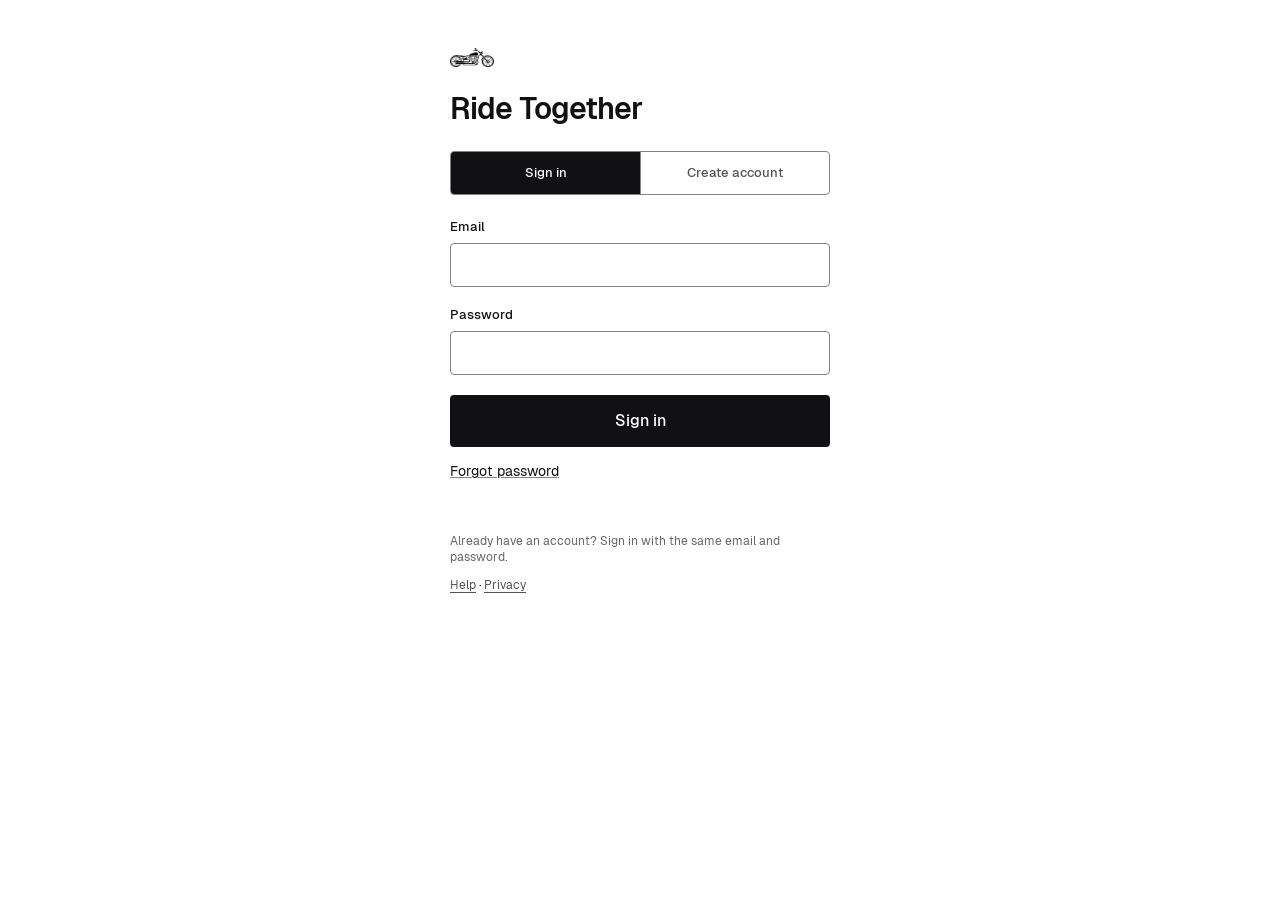
<file: index.html>
<!DOCTYPE html>
<html lang="en-AU">
<head>
<meta charset="utf-8">
<meta name="viewport" content="width=device-width, initial-scale=1, viewport-fit=cover">
<title>Ride Together</title>
<link rel="manifest" href="manifest.webmanifest">
<meta name="theme-color" content="#FFFFFF" media="(prefers-color-scheme: light)">
<meta name="theme-color" content="#0A0A0B" media="(prefers-color-scheme: dark)">
<meta name="apple-mobile-web-app-capable" content="yes">
<meta name="mobile-web-app-capable" content="yes">
<meta name="apple-mobile-web-app-status-bar-style" content="black-translucent">
<meta name="apple-mobile-web-app-title" content="Ride Together">
<link rel="apple-touch-icon" href="icons/apple-touch-icon.png?v=5">
<link rel="icon" type="image/png" sizes="32x32" href="icons/favicon-32.png?v=5">
<link rel="icon" type="image/png" sizes="192x192" href="icons/icon-192.png?v=5">
<link rel="stylesheet" href="design/tokens.css">
<link rel="stylesheet" href="css/app.css">
</head>
<body>
<div id="boot" class="boot"><img class="bootbike" src="icons/logo-bike.png" alt=""><p class="bootmark">Ride Together</p><p class="bootmsg" id="bootmsg">Loading…</p></div>

<section id="auth" class="auth" hidden>
  <div class="authin">
    <img class="authbike" src="icons/logo-bike.png" alt="">
    <h1>Ride Together</h1>
    <div class="seg2" role="tablist">
      <button type="button" class="on" data-authmode="in" role="tab" aria-selected="true">Sign in</button>
      <button type="button" data-authmode="up" role="tab" aria-selected="false">Create account</button>
    </div>
    <label>Email<input id="auemail" type="email" autocomplete="username" inputmode="email"></label>
    <label>Password<input id="aupw" type="password" autocomplete="current-password"></label>
    <label id="aupw2wrap" hidden>Confirm password<input id="aupw2" type="password" autocomplete="new-password"></label>
    <button type="button" class="go" id="augo">Sign in</button>
    <button type="button" class="lnk" id="aureset">Forgot password</button>
    <p class="aumsg" id="aumsg" role="status"></p>
    <p class="aufine">Already have an account? Sign in with the same email and password.</p>
    <p class="aulinks"><a href="support.html">Help</a> · <a href="privacy.html">Privacy</a></p>
  </div>
</section>

<div id="app" hidden>
  <header class="top">
    <div class="wrap topin">
      <div class="brand"><img class="brandbike" src="icons/logo-bike.png" alt="">Ride Together</div>
      <label class="tsel"><span class="sr">Tour</span><select id="toursel"></select></label>
      <button type="button" class="me" id="mebtn" aria-label="Account"></button>
    </div>
  </header>
  <main class="wrap" id="view"></main>
  <nav class="tabbar" id="tabbar" aria-label="Sections"></nav>
</div>

<dialog id="dlg"><div class="dlg" id="dlgbody"></div></dialog>
<div class="toast" id="toast" hidden role="status"></div>

<script src="js/config.js"></script>
<script src="js/firebase-bundle.js"></script>
<script src="js/app.js"></script>
<script src="js/ride.js"></script>
<script src="js/profile.js"></script>
<script src="js/route.js"></script>
<script>
if ('serviceWorker' in navigator) window.addEventListener('load', () => navigator.serviceWorker.register('./sw.js').catch(() => {}));
try { if (navigator.storage && navigator.storage.persist) navigator.storage.persist(); } catch (e) {}
</script>
</body>
</html>
</file>
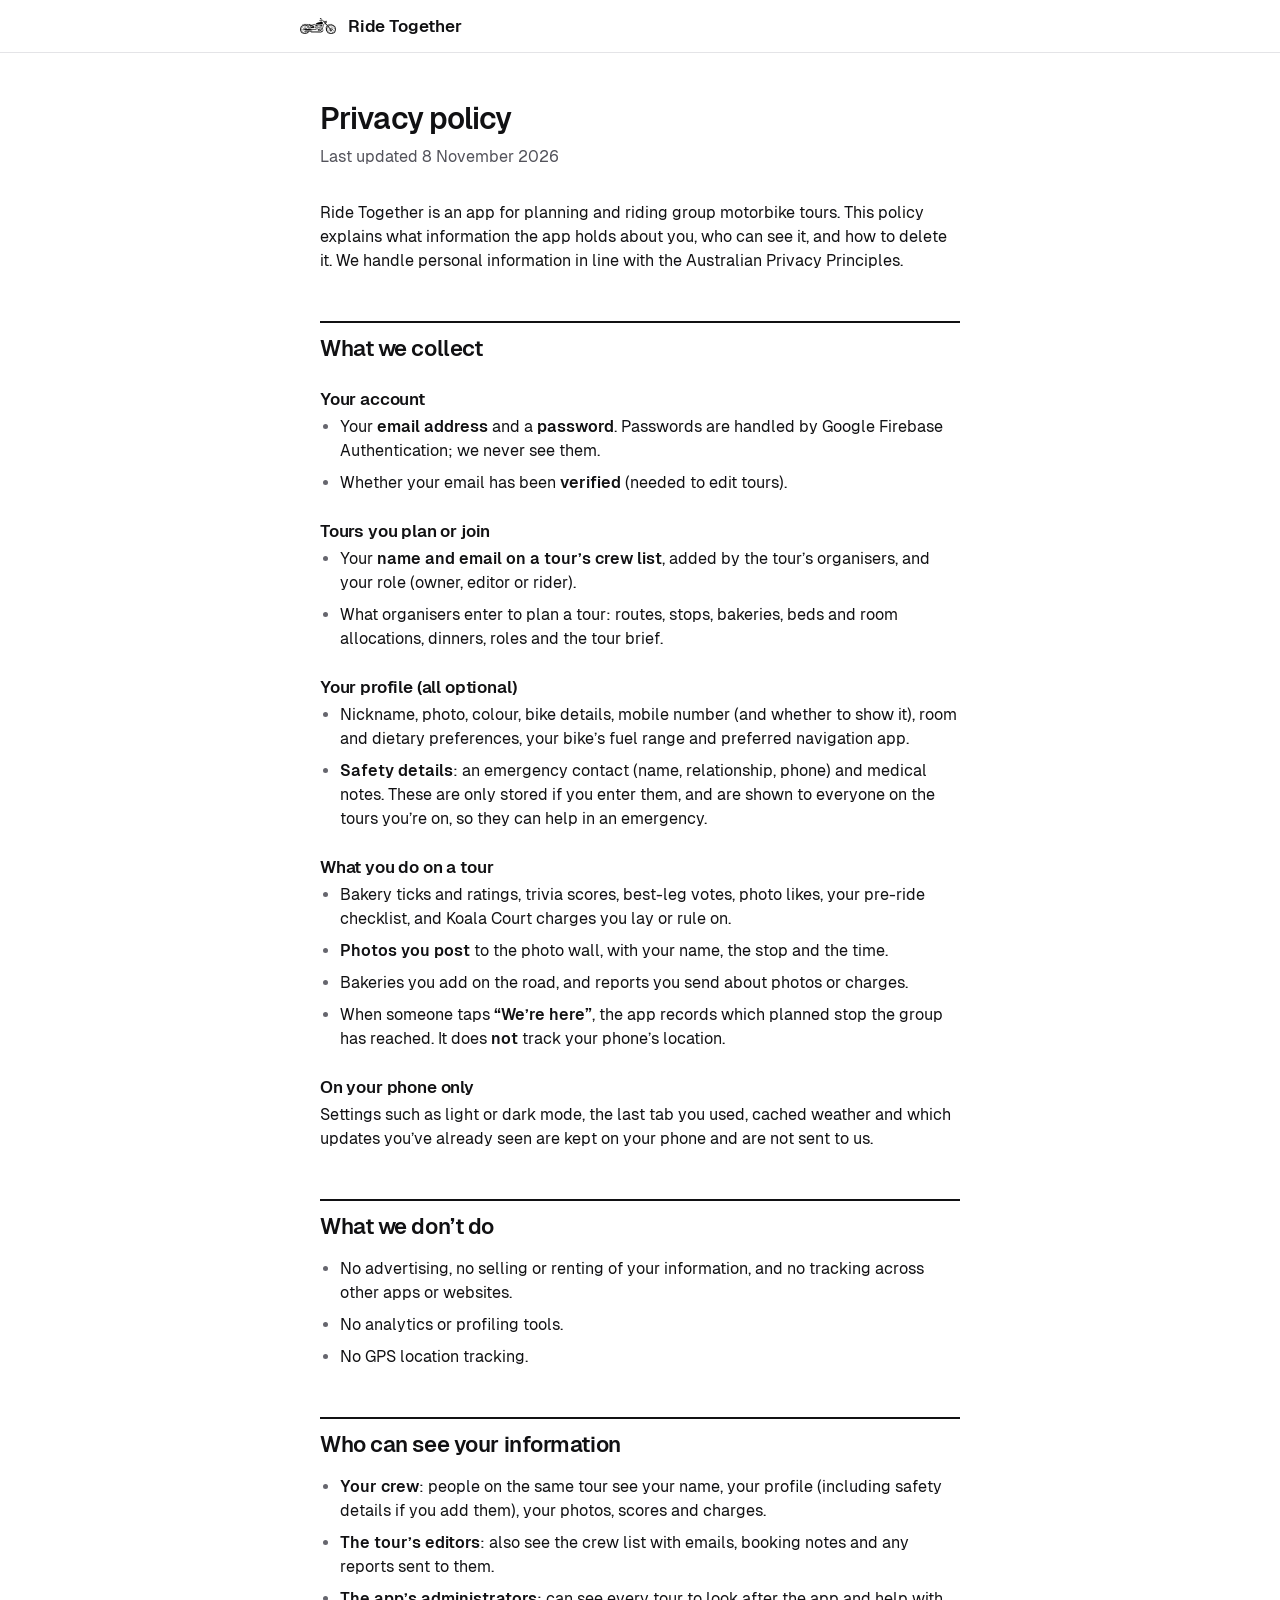
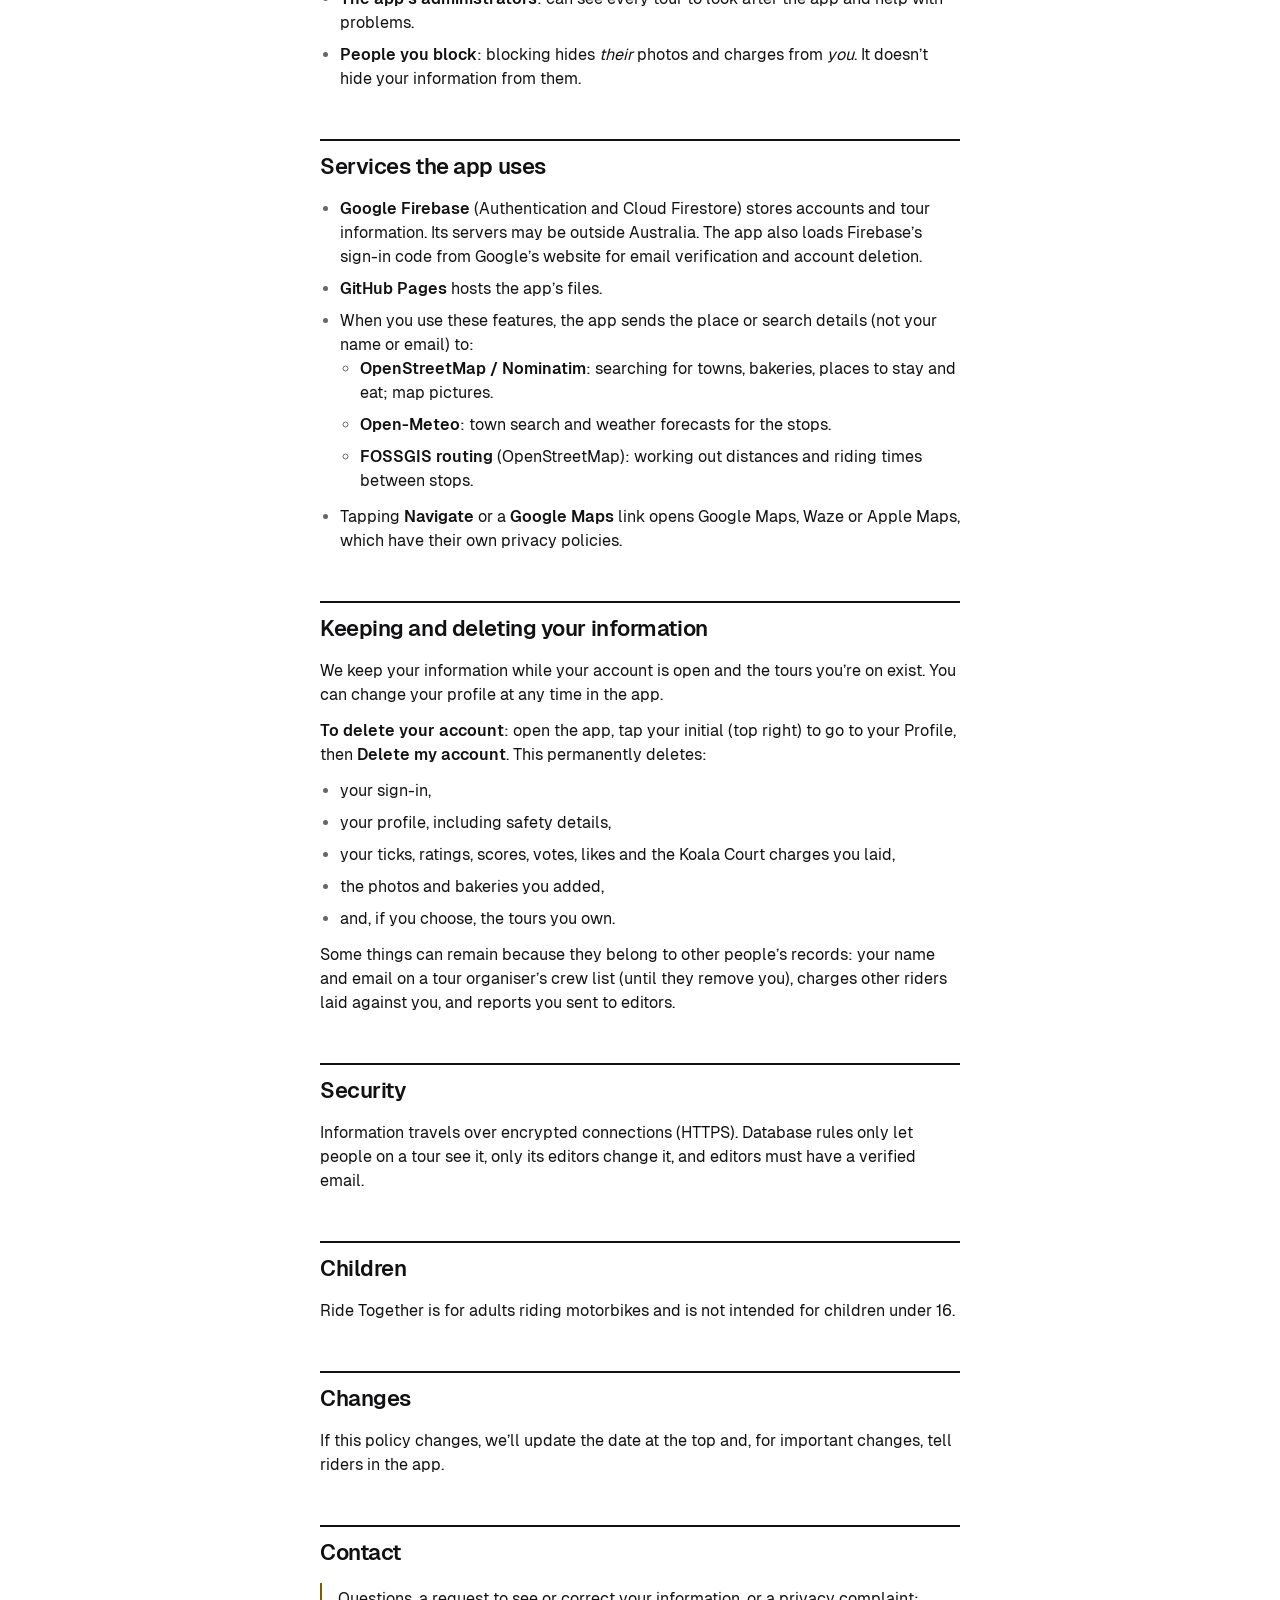
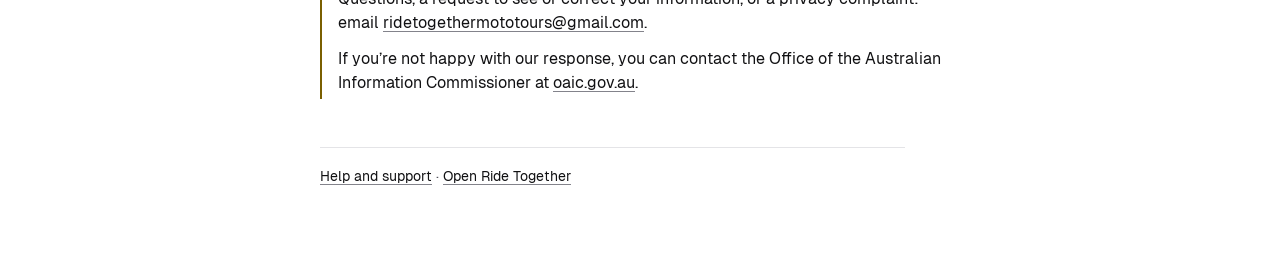
<file: privacy.html>
<!DOCTYPE html>
<html lang="en-AU">
<head>
<meta charset="utf-8">
<meta name="viewport" content="width=device-width, initial-scale=1, viewport-fit=cover">
<title>Privacy policy · Ride Together</title>
<link rel="icon" type="image/png" sizes="32x32" href="icons/favicon-32.png?v=5">
<link rel="stylesheet" href="design/tokens.css">
<link rel="stylesheet" href="css/pages.css">
</head>
<body>
<header><div class="in"><img src="icons/logo-bike.png" alt=""><b>Ride Together</b></div></header>
<main>
<h1>Privacy policy</h1>
<p class="meta">Last updated 8 November 2026</p>

<p>Ride Together is an app for planning and riding group motorbike tours. This policy explains what information the app holds about you, who can see it, and how to delete it. We handle personal information in line with the Australian Privacy Principles.</p>

<h2>What we collect</h2>
<h3>Your account</h3>
<ul>
  <li>Your <b>email address</b> and a <b>password</b>. Passwords are handled by Google Firebase Authentication; we never see them.</li>
  <li>Whether your email has been <b>verified</b> (needed to edit tours).</li>
</ul>
<h3>Tours you plan or join</h3>
<ul>
  <li>Your <b>name and email on a tour’s crew list</b>, added by the tour’s organisers, and your role (owner, editor or rider).</li>
  <li>What organisers enter to plan a tour: routes, stops, bakeries, beds and room allocations, dinners, roles and the tour brief.</li>
</ul>
<h3>Your profile (all optional)</h3>
<ul>
  <li>Nickname, photo, colour, bike details, mobile number (and whether to show it), room and dietary preferences, your bike’s fuel range and preferred navigation app.</li>
  <li><b>Safety details</b>: an emergency contact (name, relationship, phone) and medical notes. These are only stored if you enter them, and are shown to everyone on the tours you’re on, so they can help in an emergency.</li>
</ul>
<h3>What you do on a tour</h3>
<ul>
  <li>Bakery ticks and ratings, trivia scores, best-leg votes, photo likes, your pre-ride checklist, and Koala Court charges you lay or rule on.</li>
  <li><b>Photos you post</b> to the photo wall, with your name, the stop and the time.</li>
  <li>Bakeries you add on the road, and reports you send about photos or charges.</li>
  <li>When someone taps <b>“We’re here”</b>, the app records which planned stop the group has reached. It does <b>not</b> track your phone’s location.</li>
</ul>
<h3>On your phone only</h3>
<p>Settings such as light or dark mode, the last tab you used, cached weather and which updates you’ve already seen are kept on your phone and are not sent to us.</p>

<h2>What we don’t do</h2>
<ul>
  <li>No advertising, no selling or renting of your information, and no tracking across other apps or websites.</li>
  <li>No analytics or profiling tools.</li>
  <li>No GPS location tracking.</li>
</ul>

<h2>Who can see your information</h2>
<ul>
  <li><b>Your crew</b>: people on the same tour see your name, your profile (including safety details if you add them), your photos, scores and charges.</li>
  <li><b>The tour’s editors</b>: also see the crew list with emails, booking notes and any reports sent to them.</li>
  <li><b>The app’s administrators</b>: can see every tour to look after the app and help with problems.</li>
  <li><b>People you block</b>: blocking hides <i>their</i> photos and charges from <i>you</i>. It doesn’t hide your information from them.</li>
</ul>

<h2>Services the app uses</h2>
<ul>
  <li><b>Google Firebase</b> (Authentication and Cloud Firestore) stores accounts and tour information. Its servers may be outside Australia. The app also loads Firebase’s sign-in code from Google’s website for email verification and account deletion.</li>
  <li><b>GitHub Pages</b> hosts the app’s files.</li>
  <li>When you use these features, the app sends the place or search details (not your name or email) to:
    <ul>
      <li><b>OpenStreetMap / Nominatim</b>: searching for towns, bakeries, places to stay and eat; map pictures.</li>
      <li><b>Open-Meteo</b>: town search and weather forecasts for the stops.</li>
      <li><b>FOSSGIS routing</b> (OpenStreetMap): working out distances and riding times between stops.</li>
    </ul></li>
  <li>Tapping <b>Navigate</b> or a <b>Google Maps</b> link opens Google Maps, Waze or Apple Maps, which have their own privacy policies.</li>
</ul>

<h2>Keeping and deleting your information</h2>
<p>We keep your information while your account is open and the tours you’re on exist. You can change your profile at any time in the app.</p>
<p><b>To delete your account</b>: open the app, tap your initial (top right) to go to your Profile, then <b>Delete my account</b>. This permanently deletes:</p>
<ul>
  <li>your sign-in,</li>
  <li>your profile, including safety details,</li>
  <li>your ticks, ratings, scores, votes, likes and the Koala Court charges you laid,</li>
  <li>the photos and bakeries you added,</li>
  <li>and, if you choose, the tours you own.</li>
</ul>
<p>Some things can remain because they belong to other people’s records: your name and email on a tour organiser’s crew list (until they remove you), charges other riders laid against you, and reports you sent to editors.</p>

<h2>Security</h2>
<p>Information travels over encrypted connections (HTTPS). Database rules only let people on a tour see it, only its editors change it, and editors must have a verified email.</p>

<h2>Children</h2>
<p>Ride Together is for adults riding motorbikes and is not intended for children under 16.</p>

<h2>Changes</h2>
<p>If this policy changes, we’ll update the date at the top and, for important changes, tell riders in the app.</p>

<h2>Contact</h2>
<div class="card contact">
  <p>Questions, a request to see or correct your information, or a privacy complaint: email <a href="mailto:ridetogethermototours@gmail.com">ridetogethermototours@gmail.com</a>.</p>
  <p>If you’re not happy with our response, you can contact the Office of the Australian Information Commissioner at <a href="https://www.oaic.gov.au" rel="noopener">oaic.gov.au</a>.</p>
</div>
<p><a href="support.html">Help and support</a> · <a href="./">Open Ride Together</a></p>
</main>
</body>
</html>
</file>
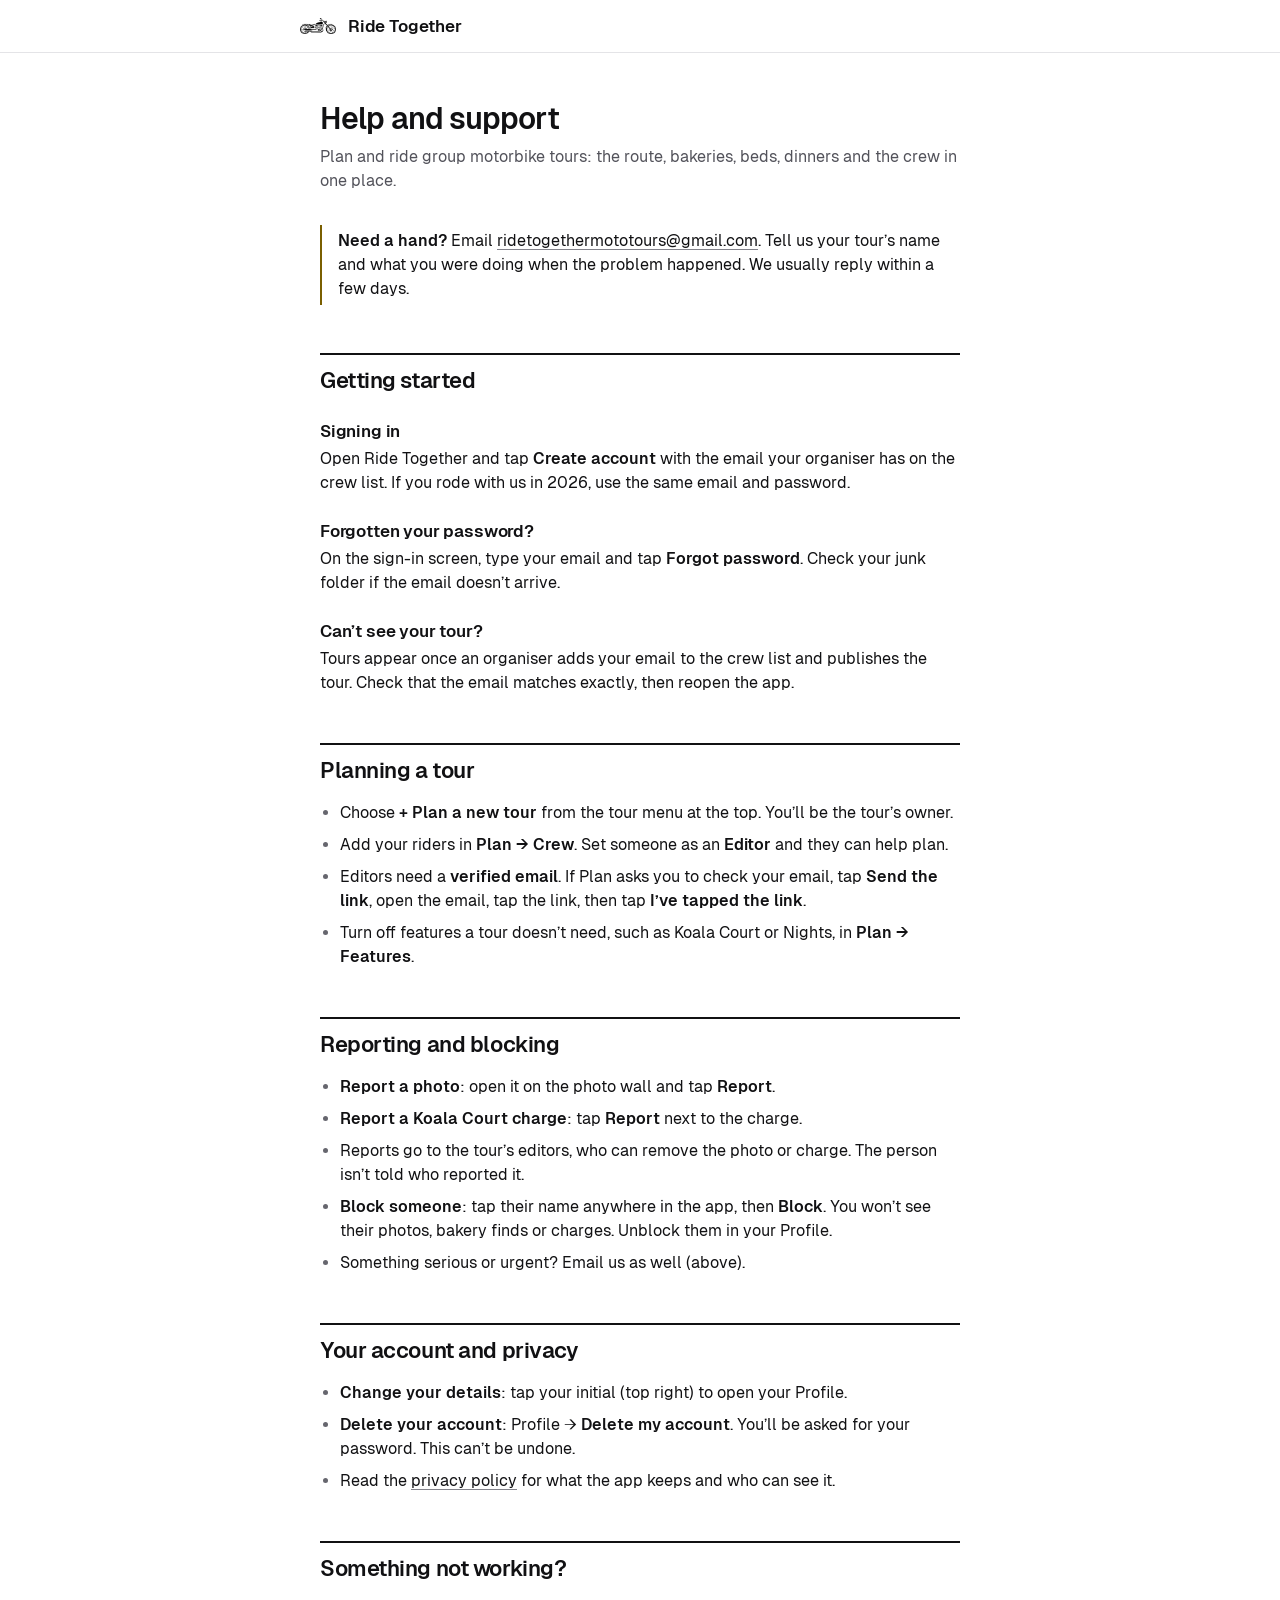
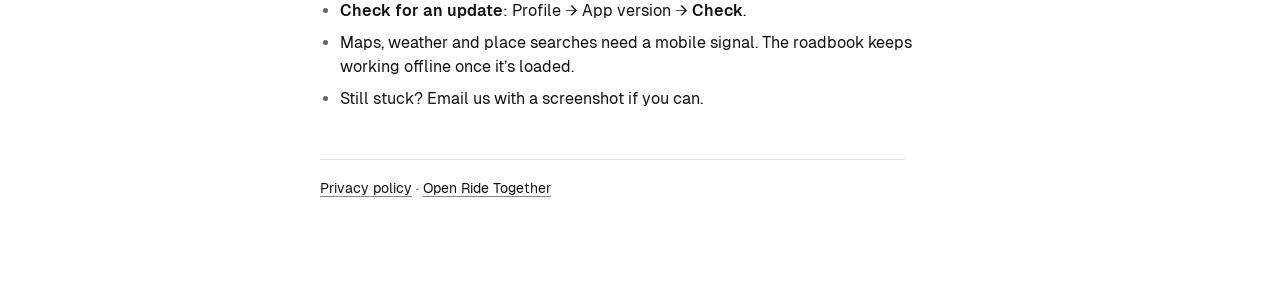
<file: support.html>
<!DOCTYPE html>
<html lang="en-AU">
<head>
<meta charset="utf-8">
<meta name="viewport" content="width=device-width, initial-scale=1, viewport-fit=cover">
<title>Help and support · Ride Together</title>
<link rel="icon" type="image/png" sizes="32x32" href="icons/favicon-32.png?v=5">
<link rel="stylesheet" href="design/tokens.css">
<link rel="stylesheet" href="css/pages.css">
</head>
<body>
<header><div class="in"><img src="icons/logo-bike.png" alt=""><b>Ride Together</b></div></header>
<main>
<h1>Help and support</h1>
<p class="meta">Plan and ride group motorbike tours: the route, bakeries, beds, dinners and the crew in one place.</p>

<div class="card contact">
  <p><b>Need a hand?</b> Email <a href="mailto:ridetogethermototours@gmail.com">ridetogethermototours@gmail.com</a>. Tell us your tour’s name and what you were doing when the problem happened. We usually reply within a few days.</p>
</div>

<h2>Getting started</h2>
<h3>Signing in</h3>
<p>Open Ride Together and tap <b>Create account</b> with the email your organiser has on the crew list. If you rode with us in 2026, use the same email and password.</p>
<h3>Forgotten your password?</h3>
<p>On the sign-in screen, type your email and tap <b>Forgot password</b>. Check your junk folder if the email doesn’t arrive.</p>
<h3>Can’t see your tour?</h3>
<p>Tours appear once an organiser adds your email to the crew list and publishes the tour. Check that the email matches exactly, then reopen the app.</p>

<h2>Planning a tour</h2>
<ul>
  <li>Choose <b>+ Plan a new tour</b> from the tour menu at the top. You’ll be the tour’s owner.</li>
  <li>Add your riders in <b>Plan → Crew</b>. Set someone as an <b>Editor</b> and they can help plan.</li>
  <li>Editors need a <b>verified email</b>. If Plan asks you to check your email, tap <b>Send the link</b>, open the email, tap the link, then tap <b>I’ve tapped the link</b>.</li>
  <li>Turn off features a tour doesn’t need, such as Koala Court or Nights, in <b>Plan → Features</b>.</li>
</ul>

<h2>Reporting and blocking</h2>
<ul>
  <li><b>Report a photo</b>: open it on the photo wall and tap <b>Report</b>.</li>
  <li><b>Report a Koala Court charge</b>: tap <b>Report</b> next to the charge.</li>
  <li>Reports go to the tour’s editors, who can remove the photo or charge. The person isn’t told who reported it.</li>
  <li><b>Block someone</b>: tap their name anywhere in the app, then <b>Block</b>. You won’t see their photos, bakery finds or charges. Unblock them in your Profile.</li>
  <li>Something serious or urgent? Email us as well (above).</li>
</ul>

<h2>Your account and privacy</h2>
<ul>
  <li><b>Change your details</b>: tap your initial (top right) to open your Profile.</li>
  <li><b>Delete your account</b>: Profile → <b>Delete my account</b>. You’ll be asked for your password. This can’t be undone.</li>
  <li>Read the <a href="privacy.html">privacy policy</a> for what the app keeps and who can see it.</li>
</ul>

<h2>Something not working?</h2>
<ul>
  <li><b>Check for an update</b>: Profile → App version → <b>Check</b>.</li>
  <li>Maps, weather and place searches need a mobile signal. The roadbook keeps working offline once it’s loaded.</li>
  <li>Still stuck? Email us with a screenshot if you can.</li>
</ul>
<p><a href="privacy.html">Privacy policy</a> · <a href="./">Open Ride Together</a></p>
</main>
</body>
</html>
</file>
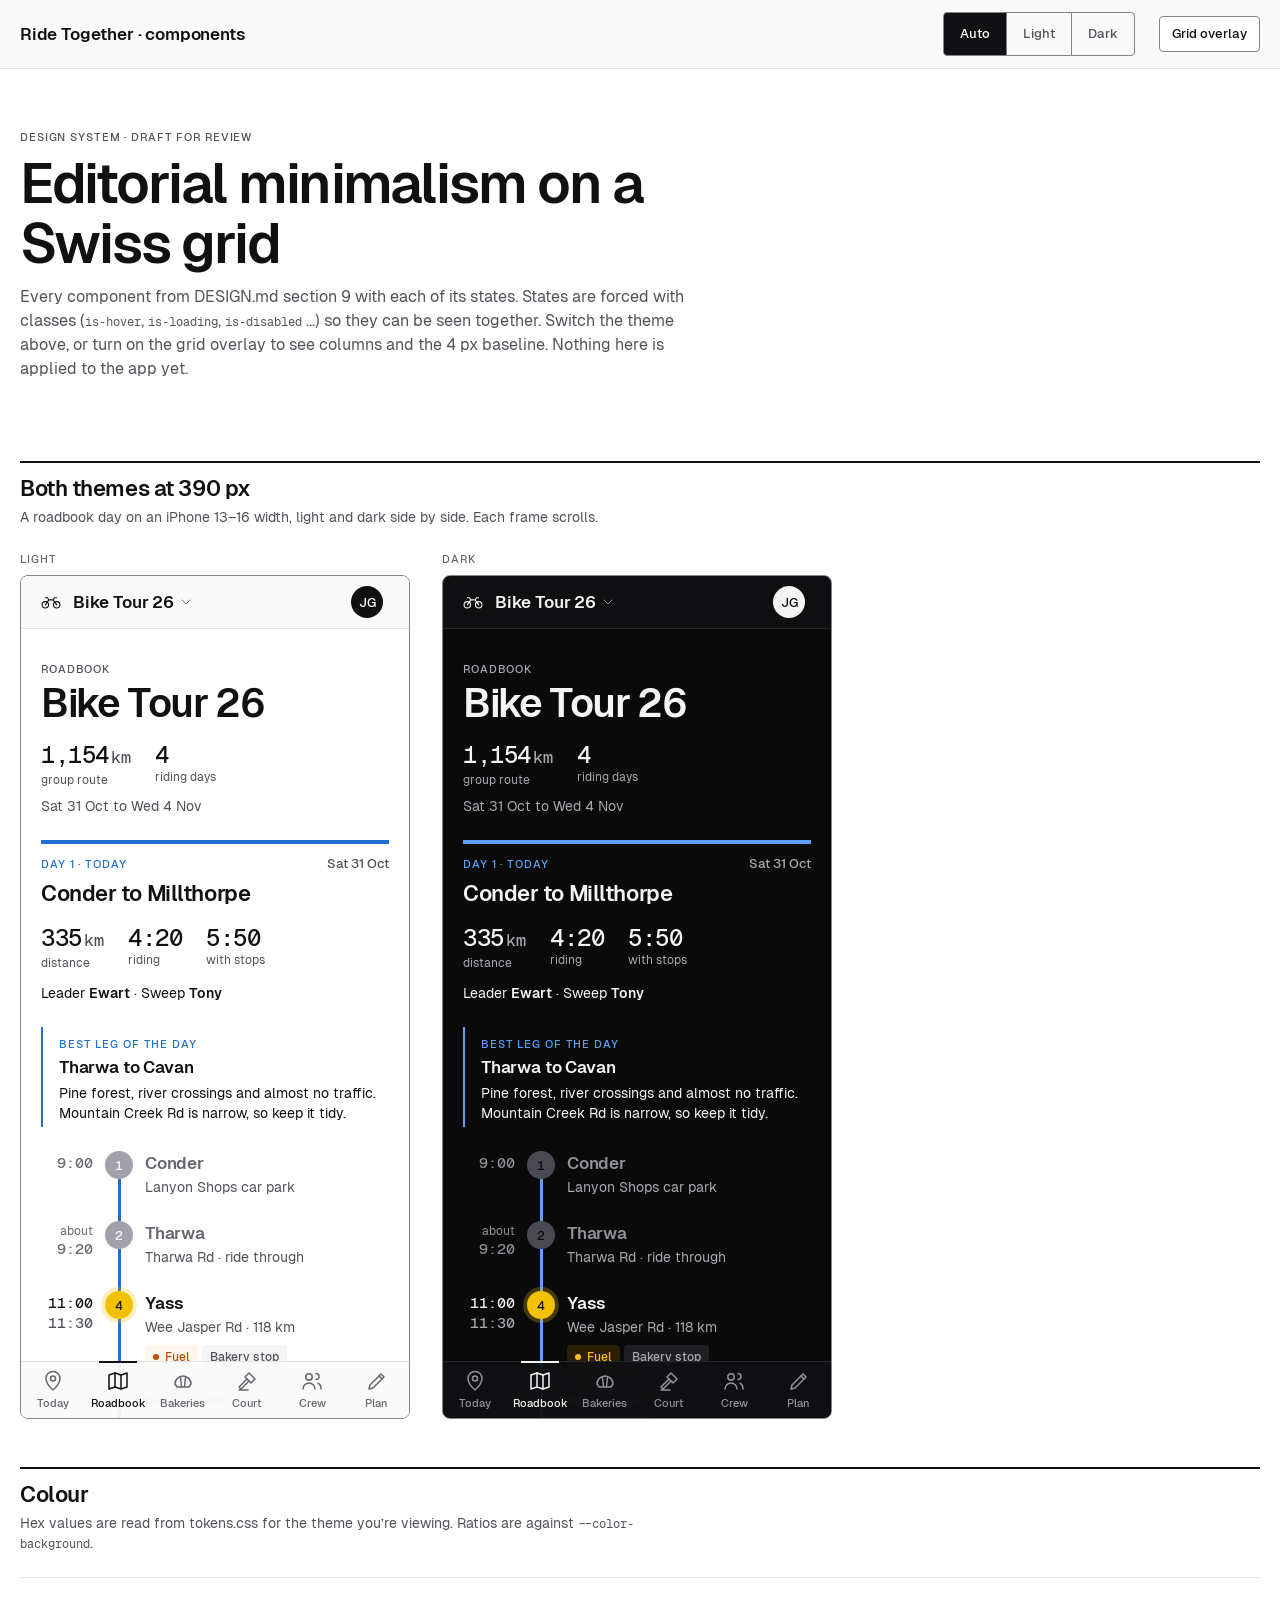
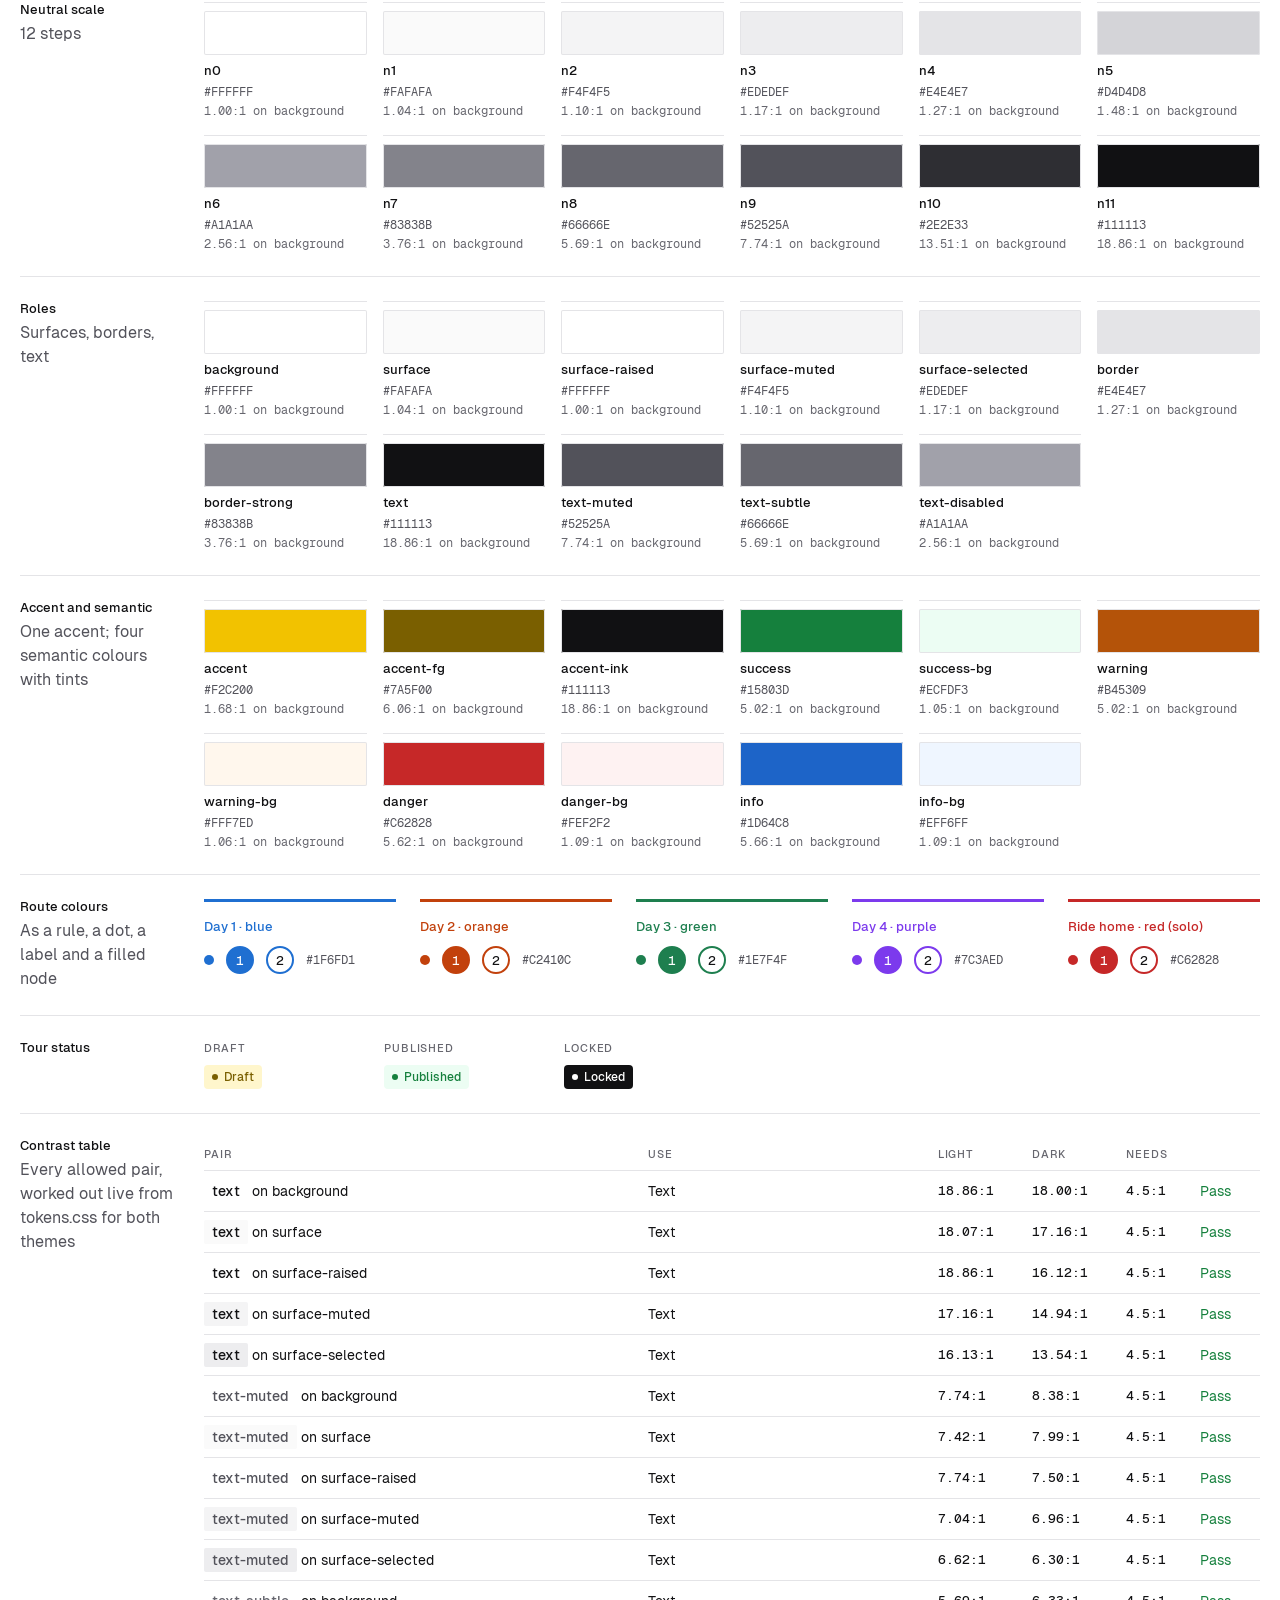
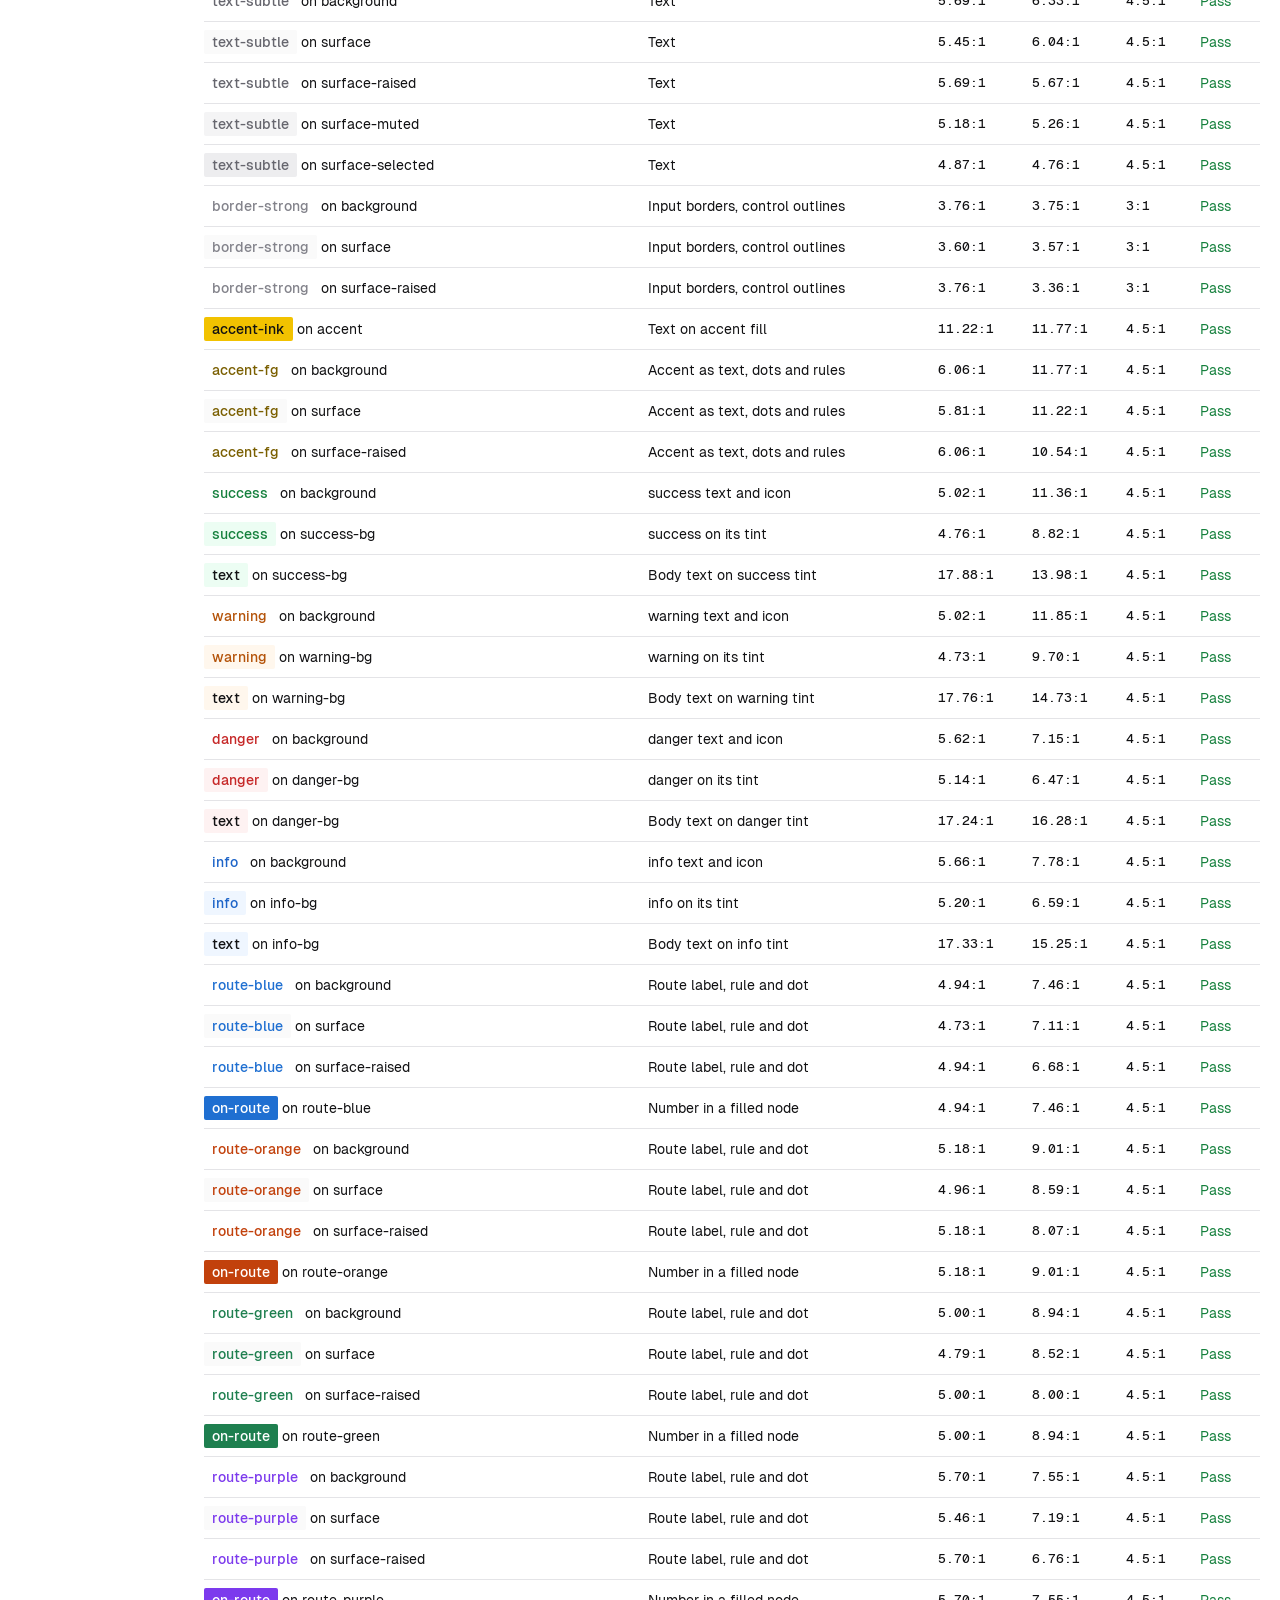
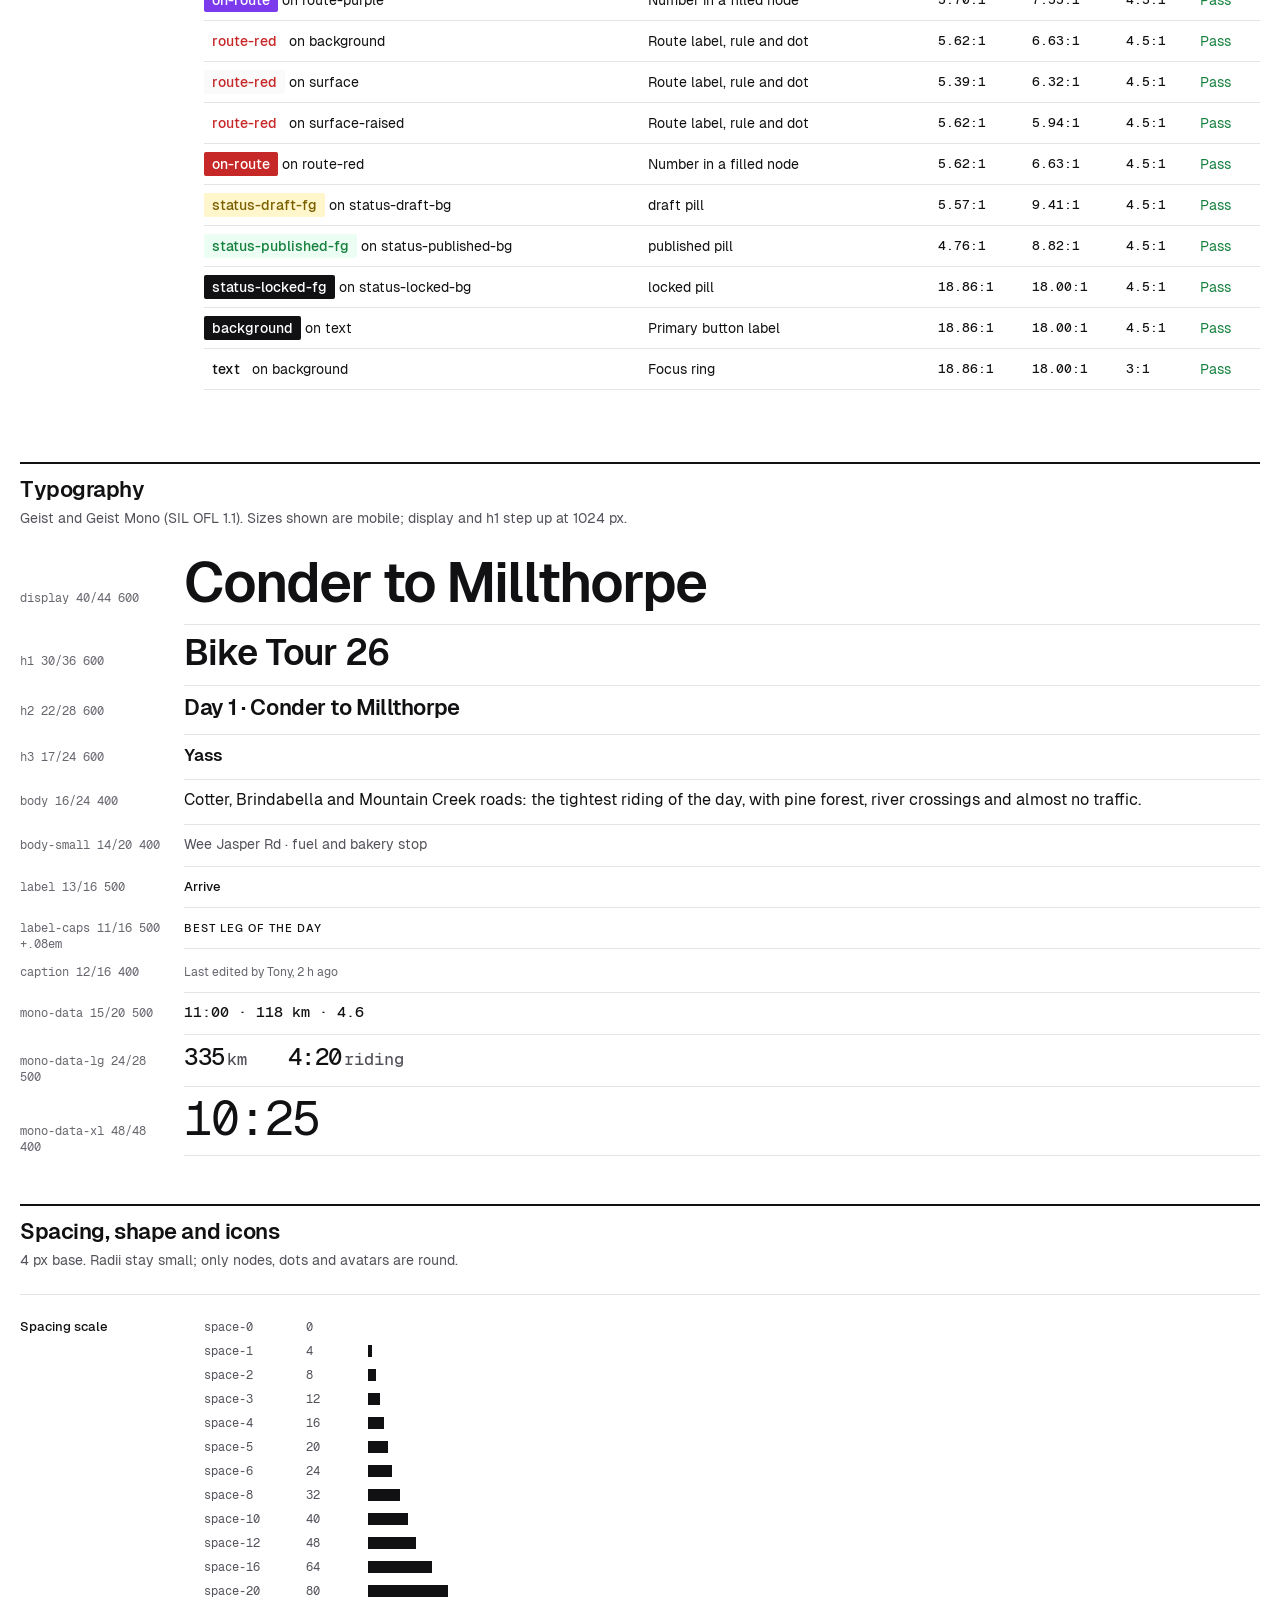
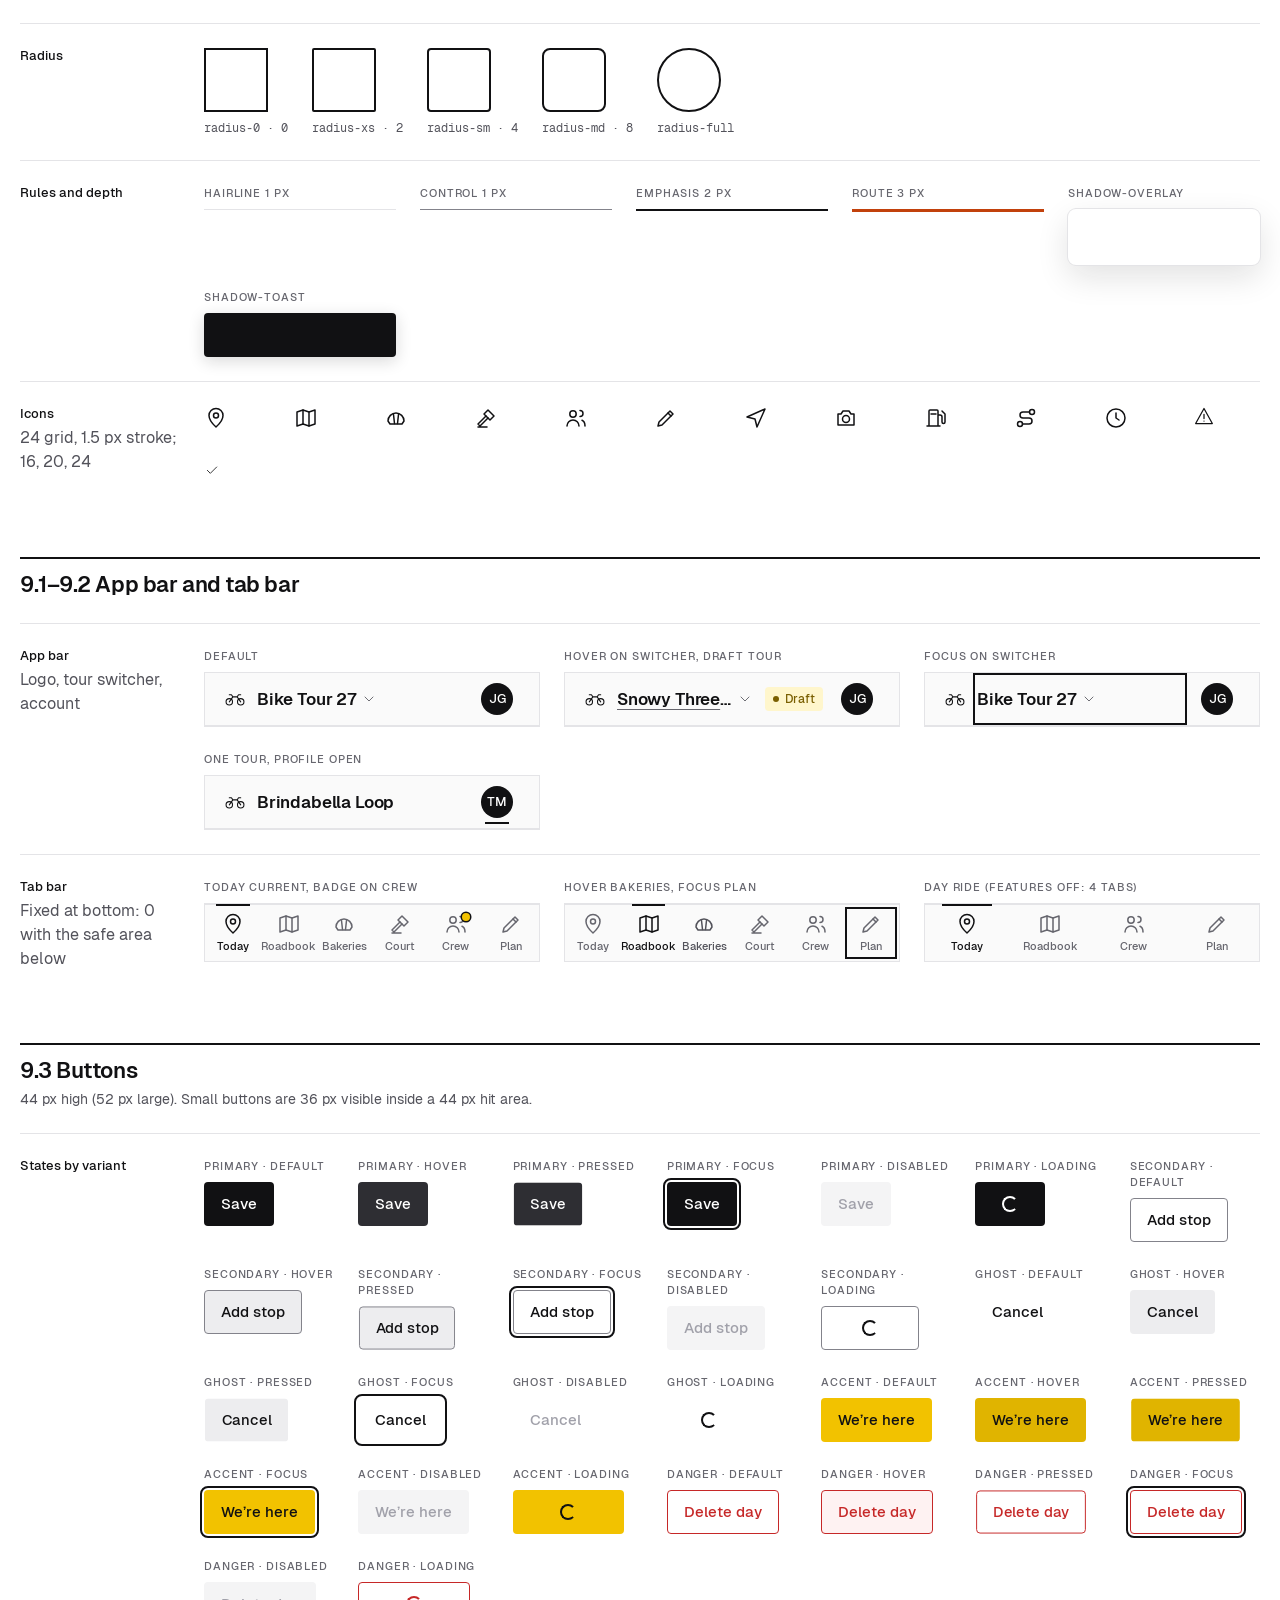
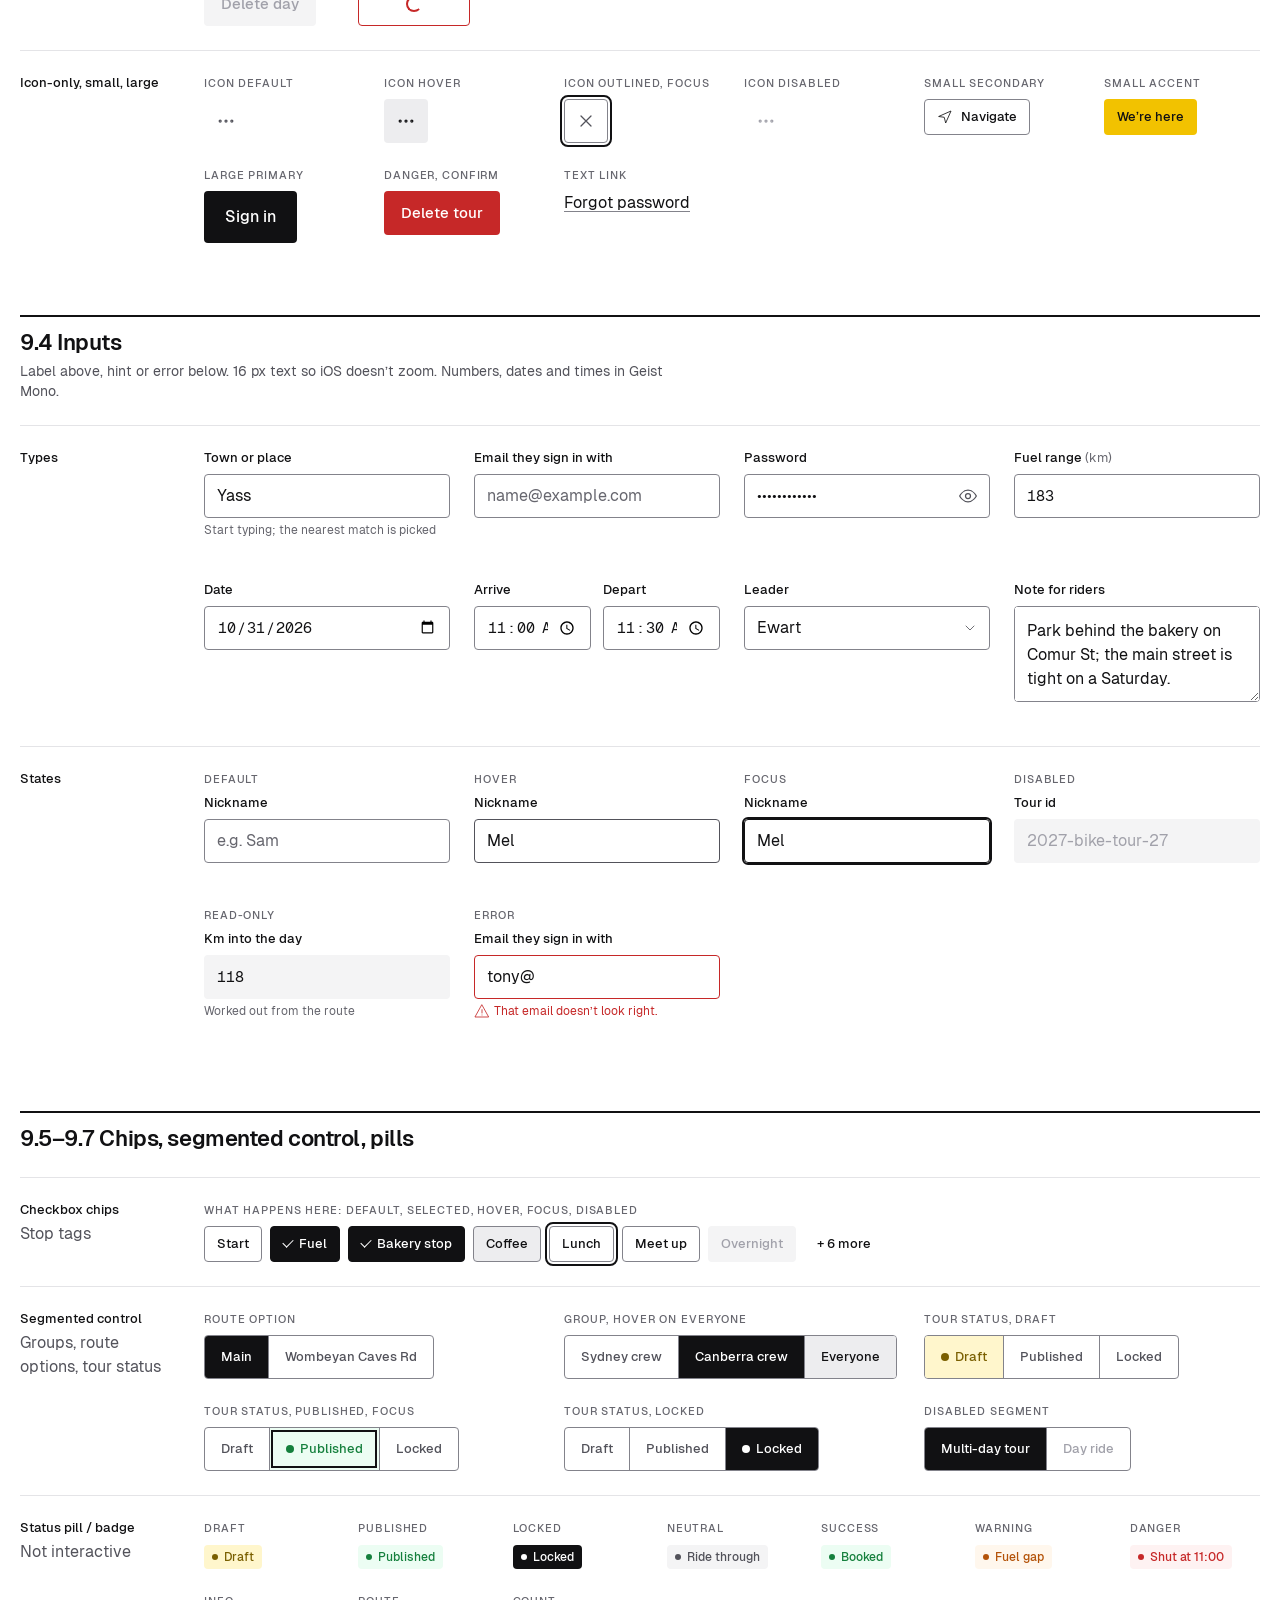
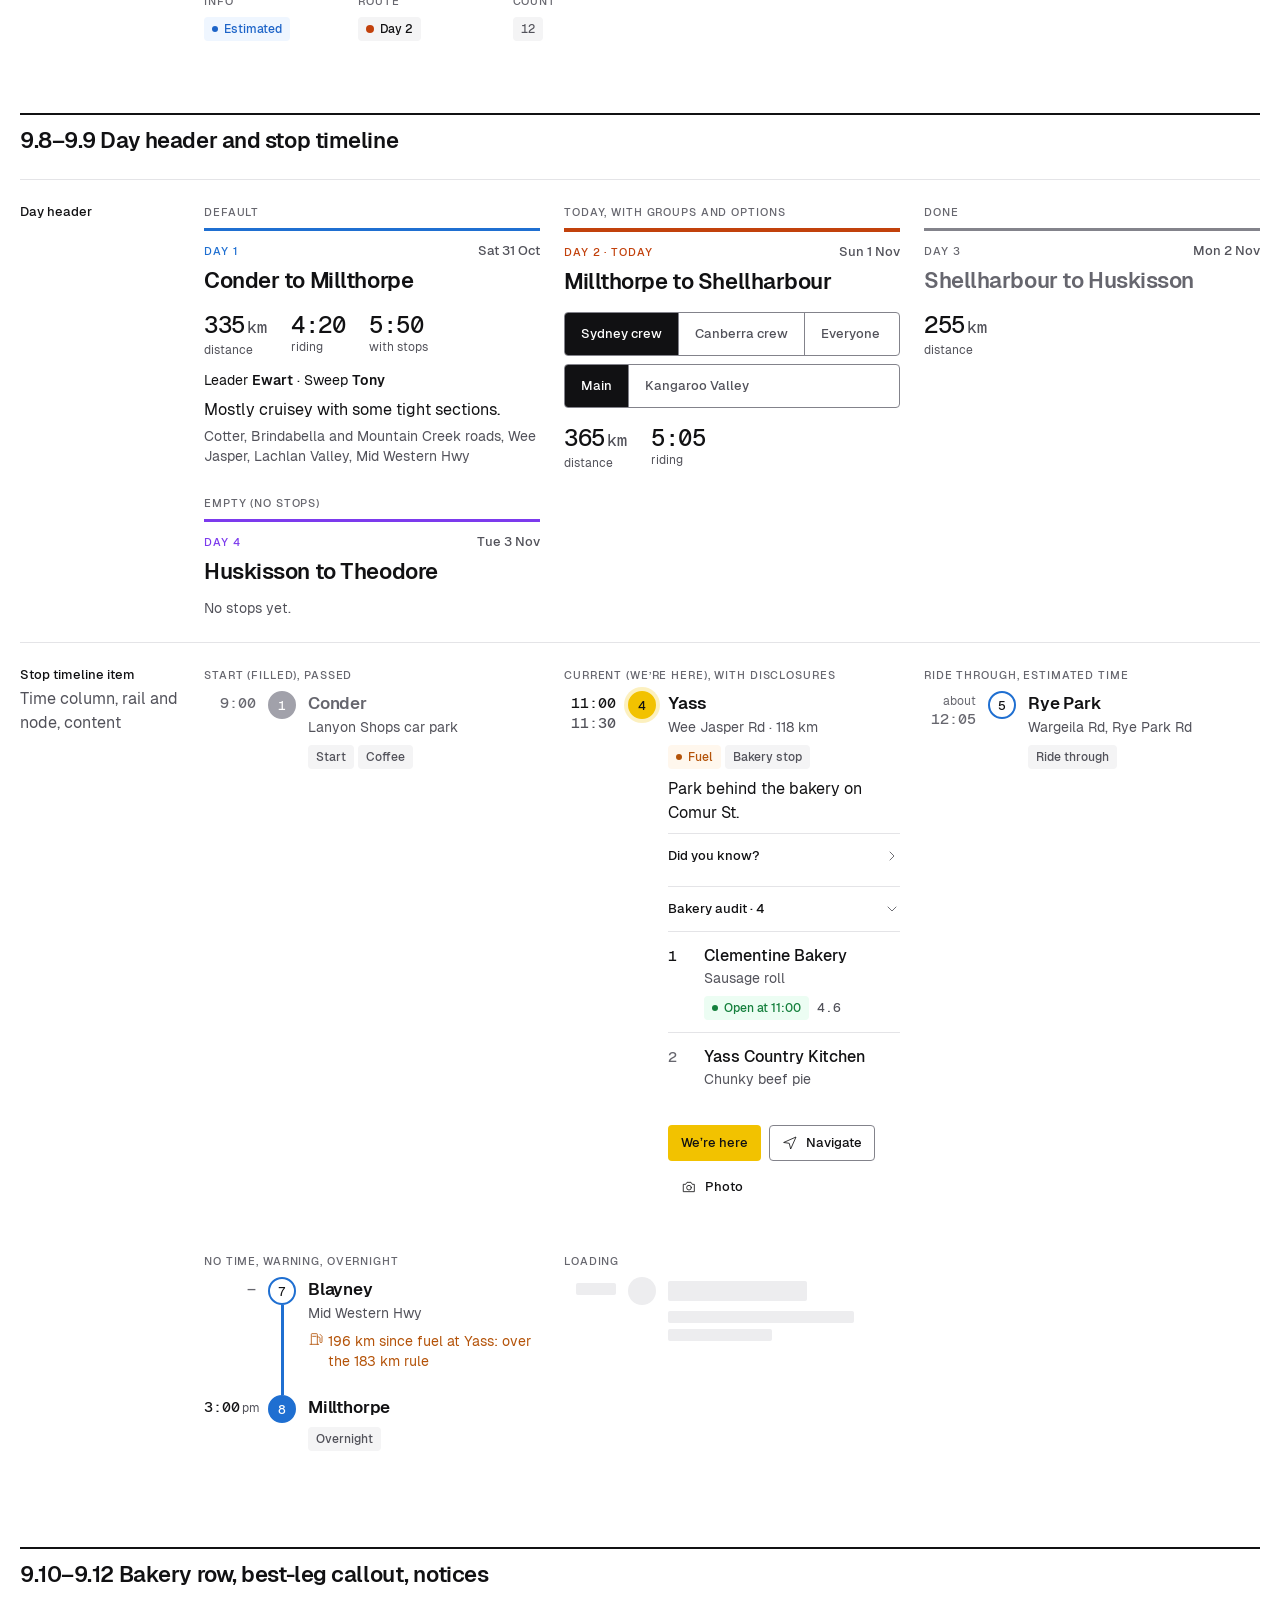
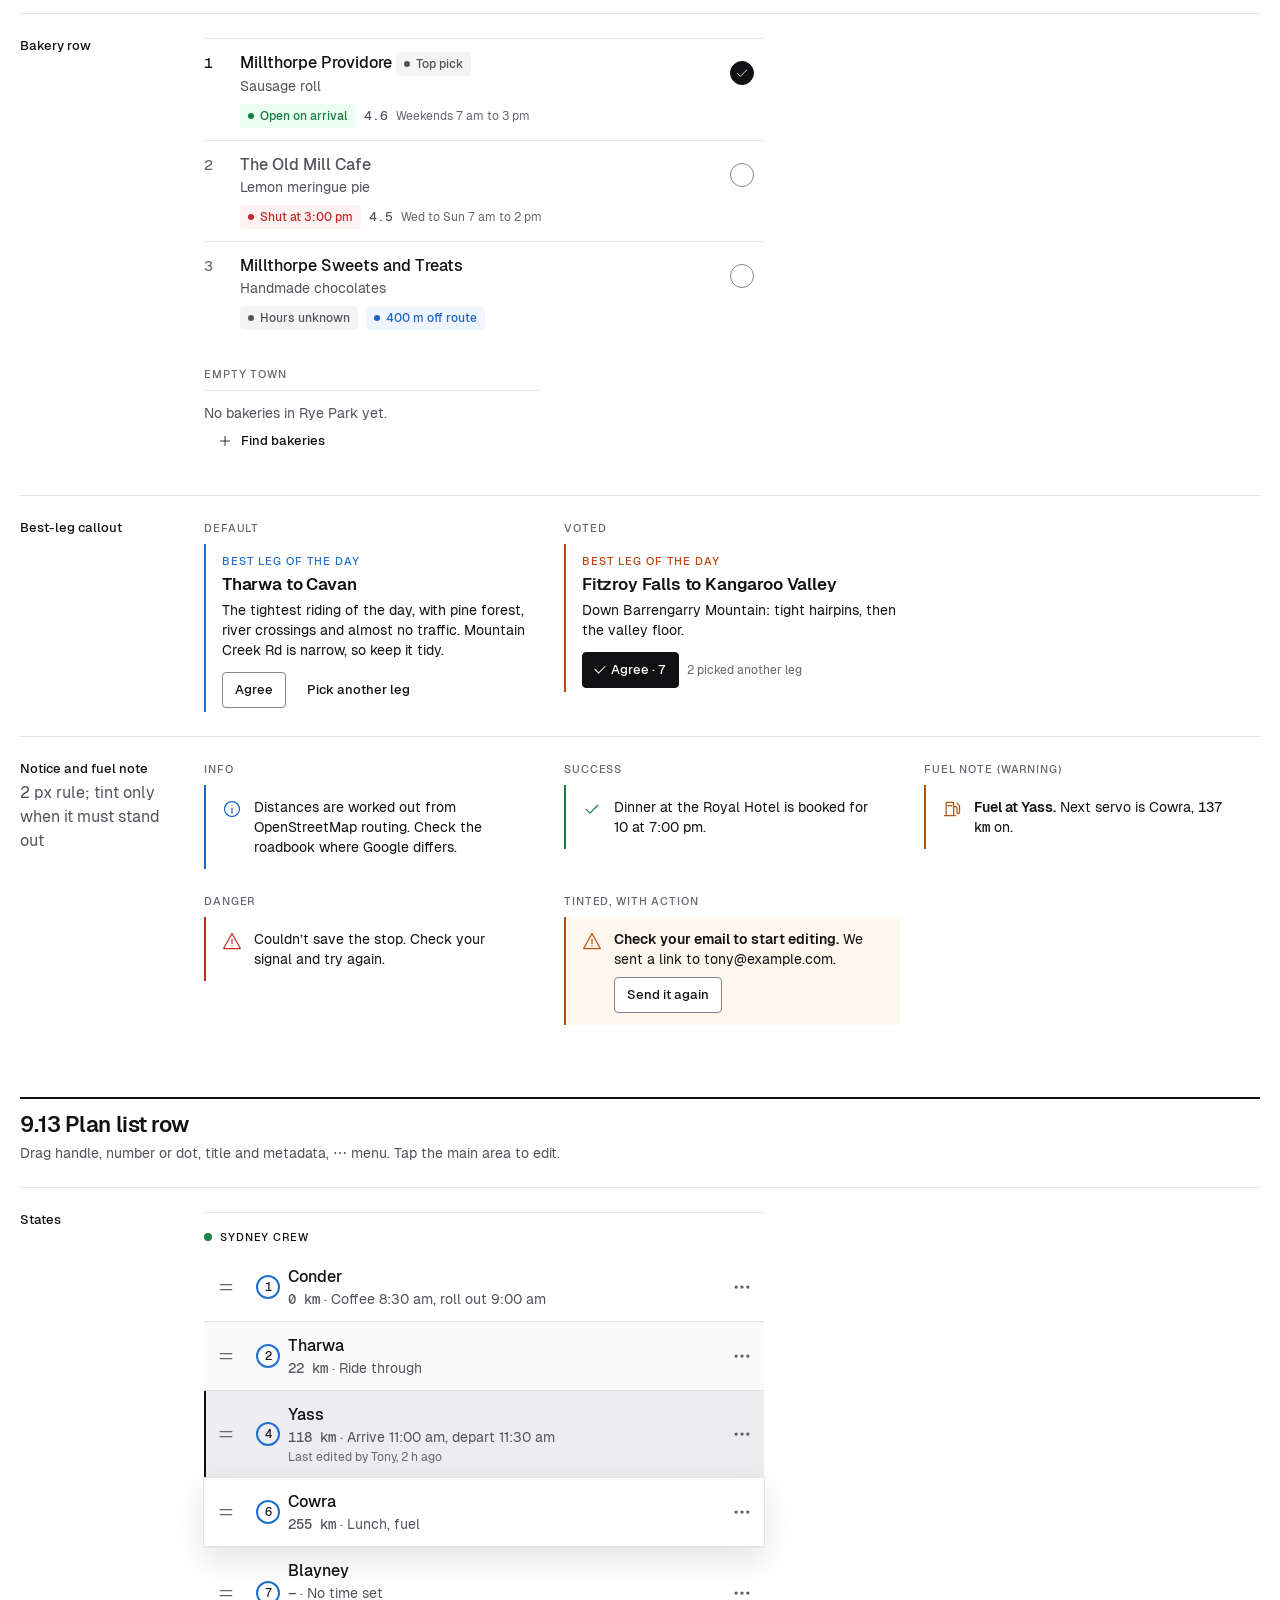
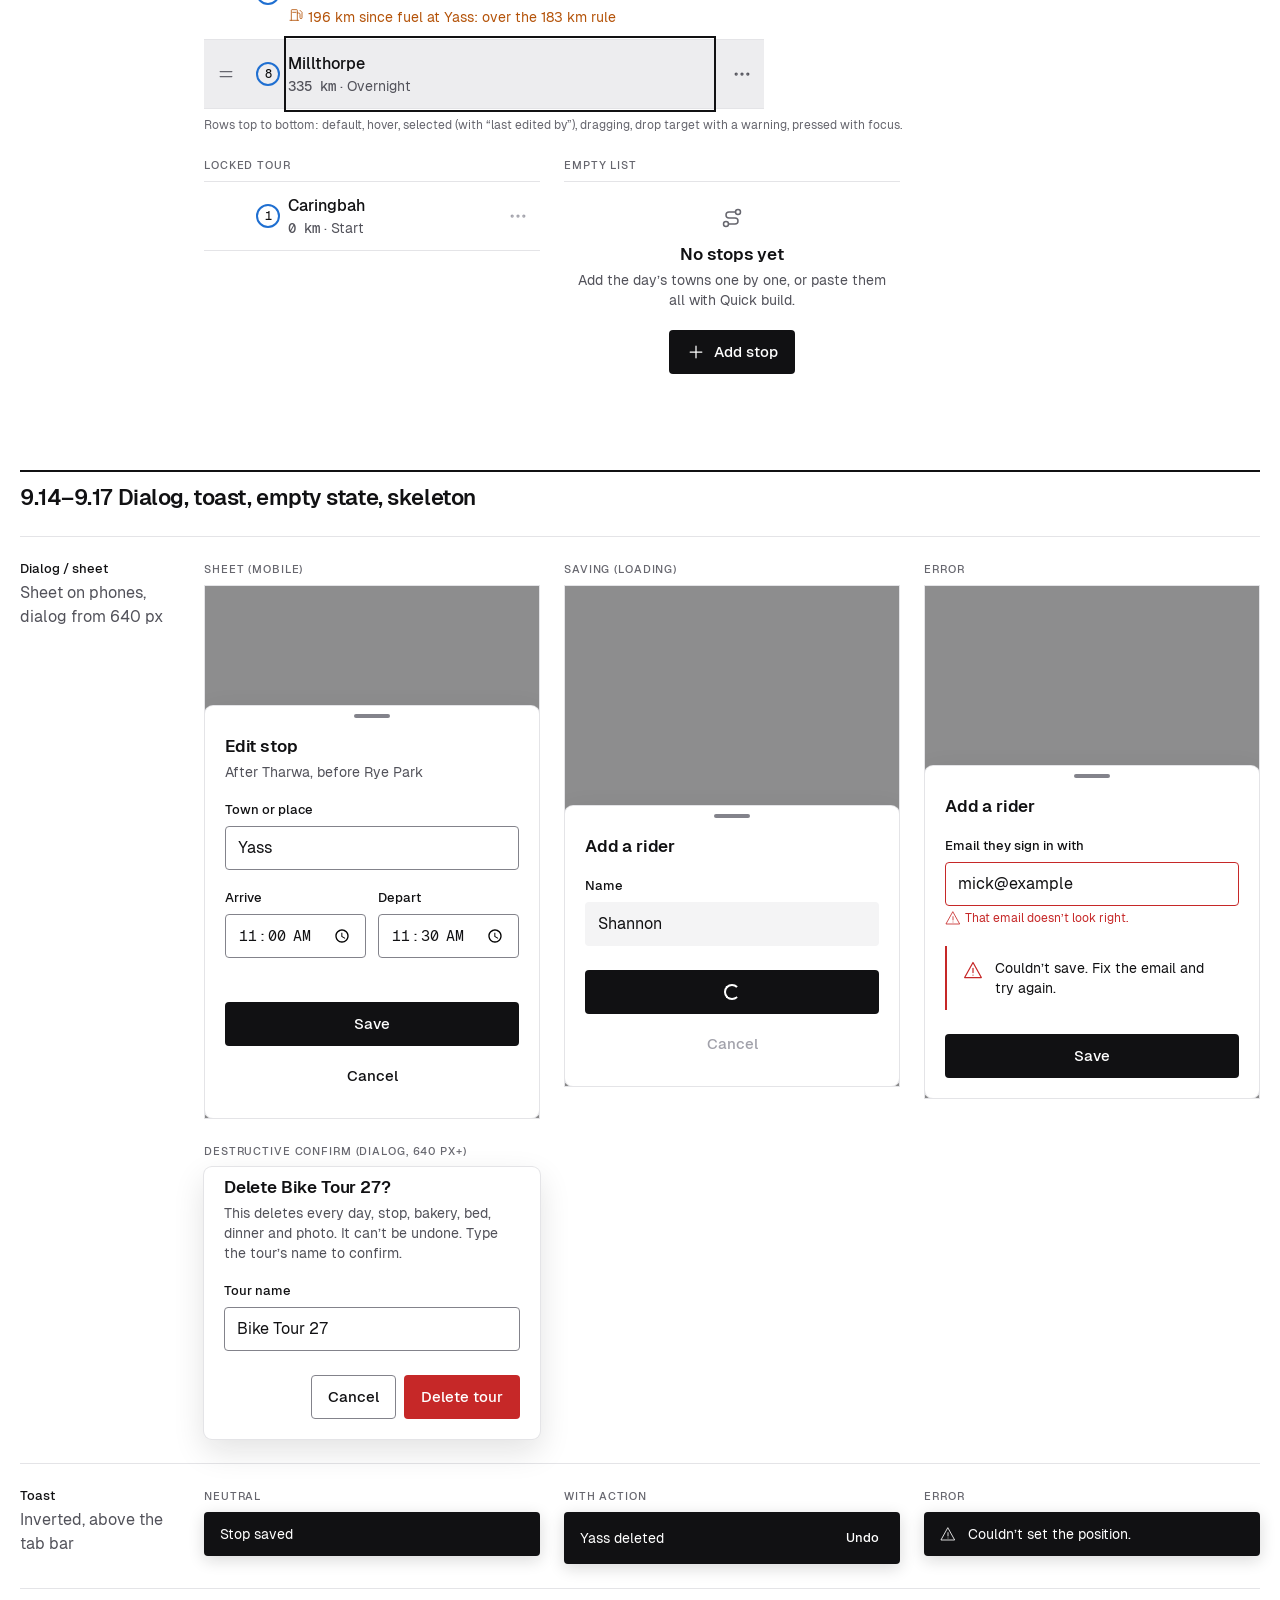
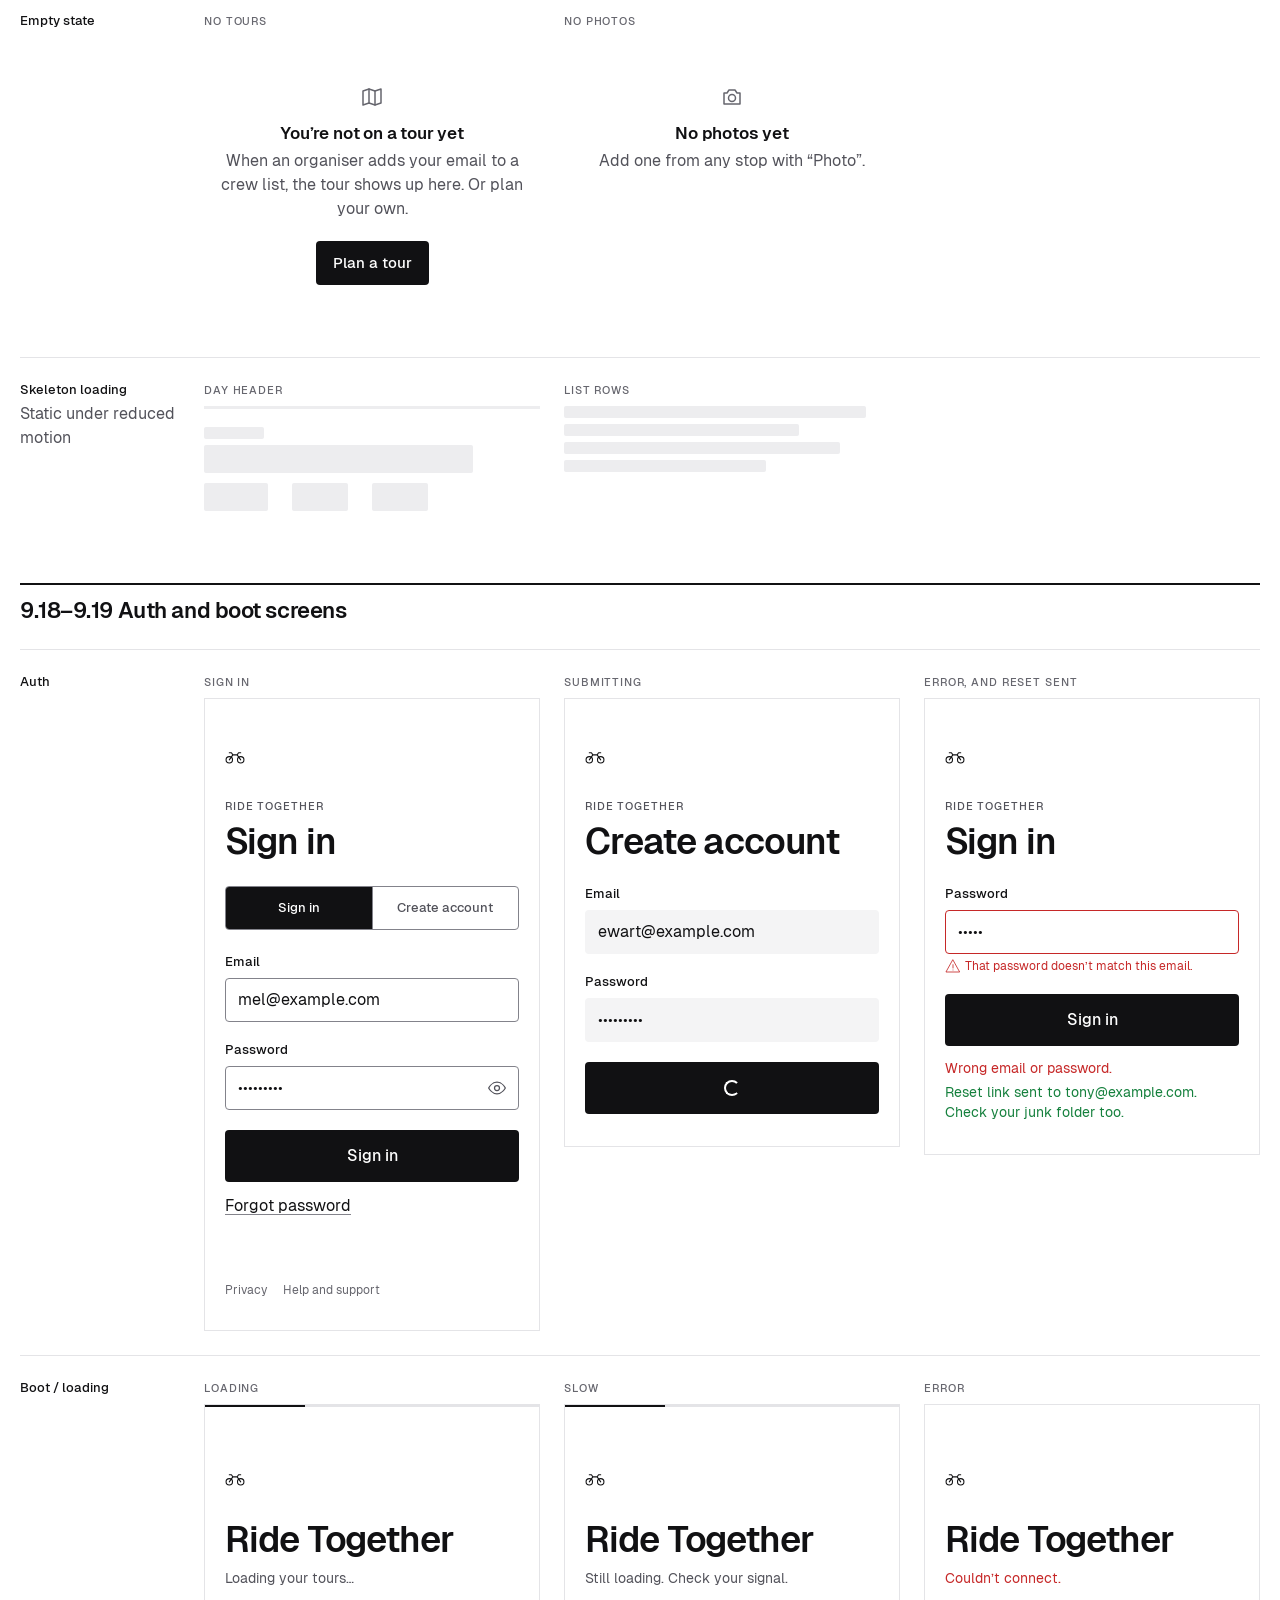
<file: design/components-standalone.html>
<!DOCTYPE html>
<html lang="en-AU">
<head>
<meta charset="utf-8">
<meta name="viewport" content="width=device-width, initial-scale=1, viewport-fit=cover">
<title>Ride Together design system: components (standalone)</title>
<!-- Generated by design/tools/build-standalone.rb from components.html, tokens.css and components.css. Edit those, then rebuild. Fonts: Geist and Geist Mono, SIL OFL 1.1 (design/fonts/OFL.txt). -->
<style>
/* Ride Together design tokens. Implements DESIGN.md; custom properties only, no rules that style elements.
   Light is the default. Dark follows prefers-color-scheme unless html[data-theme="light"]; html[data-theme="dark"] forces it.
   Breakpoints (for reference; CSS variables can't be used in media queries): sm 640px, md 1024px, lg 1280px. */

:root {
  /* ---------- neutral scale (light) ---------- */
  --n0: #FFFFFF;
  --n1: #FAFAFA;
  --n2: #F4F4F5;
  --n3: #EDEDEF;
  --n4: #E4E4E7;
  --n5: #D4D4D8;
  --n6: #A1A1AA;
  --n7: #83838B;
  --n8: #66666E;
  --n9: #52525A;
  --n10: #2E2E33;
  --n11: #111113;

  /* ---------- roles ---------- */
  --color-background: #FFFFFF;
  --color-surface: #FAFAFA;
  --color-surface-raised: #FFFFFF;
  --color-surface-muted: #F4F4F5;
  --color-surface-selected: #EDEDEF;
  --color-border: #E4E4E7;
  --color-border-strong: #83838B;
  --color-text: #111113;
  --color-text-muted: #52525A;
  --color-text-subtle: #66666E;
  --color-text-disabled: #A1A1AA;
  --color-focus: #111113;
  --color-inverse-hover: #2E2E33;
  --color-skeleton: #EDEDEF;
  --color-skeleton-shine: #FAFAFA;
  --color-bar: rgba(250, 250, 250, .88);
  --color-scrim: rgba(17, 17, 19, .48);

  /* ---------- accent ---------- */
  --color-accent: #F2C200;
  --color-accent-ink: #111113;
  --color-accent-fg: #7A5F00;
  --color-accent-hover: #E0B400;

  /* ---------- semantic ---------- */
  --color-success: #15803D;
  --color-success-bg: #ECFDF3;
  --color-warning: #B45309;
  --color-warning-bg: #FFF7ED;
  --color-danger: #C62828;
  --color-danger-bg: #FEF2F2;
  --color-on-danger: #FFFFFF;
  --color-info: #1D64C8;
  --color-info-bg: #EFF6FF;

  /* ---------- route colours (day wayfinding) ---------- */
  --route-blue: #1F6FD1;
  --route-orange: #C2410C;
  --route-green: #1E7F4F;
  --route-purple: #7C3AED;
  --route-red: #C62828;
  --on-route: #FFFFFF;

  /* ---------- tour status ---------- */
  --status-draft-fg: #7A5F00;
  --status-draft-bg: #FFF6CC;
  --status-published-fg: #15803D;
  --status-published-bg: #ECFDF3;
  --status-locked-fg: #FFFFFF;
  --status-locked-bg: #111113;

  /* ---------- typography ---------- */
  --font-sans: "Geist", -apple-system, BlinkMacSystemFont, "Helvetica Neue", Arial, sans-serif;
  --font-mono: "Geist Mono", ui-monospace, "SF Mono", Menlo, monospace;
  --weight-regular: 400;
  --weight-medium: 500;
  --weight-semibold: 600;

  --text-display-size: 40px;   --text-display-line: 44px;   --text-display-weight: 600; --text-display-tracking: -.035em;
  --text-h1-size: 30px;        --text-h1-line: 36px;        --text-h1-weight: 600;      --text-h1-tracking: -.03em;
  --text-h2-size: 22px;        --text-h2-line: 28px;        --text-h2-weight: 600;      --text-h2-tracking: -.02em;
  --text-h3-size: 17px;        --text-h3-line: 24px;        --text-h3-weight: 600;      --text-h3-tracking: -.01em;
  --text-body-size: 16px;      --text-body-line: 24px;      --text-body-weight: 400;    --text-body-tracking: 0;
  --text-body-small-size: 14px; --text-body-small-line: 20px; --text-body-small-weight: 400; --text-body-small-tracking: 0;
  --text-label-size: 13px;     --text-label-line: 16px;     --text-label-weight: 500;   --text-label-tracking: 0;
  --text-label-caps-size: 11px; --text-label-caps-line: 16px; --text-label-caps-weight: 500; --text-label-caps-tracking: .08em;
  --text-caption-size: 12px;   --text-caption-line: 16px;   --text-caption-weight: 400; --text-caption-tracking: 0;
  --text-button-size: 15px;    --text-button-line: 20px;    --text-button-weight: 500;
  --text-mono-size: 15px;      --text-mono-line: 20px;      --text-mono-weight: 500;    --text-mono-tracking: 0;
  --text-mono-lg-size: 24px;   --text-mono-lg-line: 28px;   --text-mono-lg-weight: 500; --text-mono-lg-tracking: -.02em;
  --text-mono-xl-size: 48px;   --text-mono-xl-line: 48px;   --text-mono-xl-weight: 400; --text-mono-xl-tracking: -.04em;
  --numeric: tabular-nums;
  --measure: 65ch;

  /* ---------- spacing (4 px base) ---------- */
  --space-0: 0;
  --space-1: 4px;
  --space-2: 8px;
  --space-3: 12px;
  --space-4: 16px;
  --space-5: 20px;
  --space-6: 24px;
  --space-8: 32px;
  --space-10: 40px;
  --space-12: 48px;
  --space-16: 64px;
  --space-20: 80px;

  /* ---------- layout grid (mobile first) ---------- */
  --grid-columns: 4;
  --grid-gutter: 16px;
  --grid-margin: 20px;
  --content-max: 1120px;
  --reading-max: 680px;
  --section-gap: var(--space-12);
  --row-min: 56px;
  --tap-min: 44px;

  /* ---------- safe areas and fixed bars ---------- */
  --safe-t: env(safe-area-inset-top, 0px);
  --safe-r: env(safe-area-inset-right, 0px);
  --safe-b: env(safe-area-inset-bottom, 0px);
  --safe-l: env(safe-area-inset-left, 0px);
  --appbar-h: 52px;
  --tabbar-h: 56px;

  /* ---------- shape ---------- */
  --radius-0: 0;
  --radius-xs: 2px;
  --radius-sm: 4px;
  --radius-md: 8px;
  --radius-full: 9999px;
  --border-hairline: 1px;
  --border-control: 1px;
  --border-emphasis: 2px;
  --border-route: 3px;
  --focus-width: 2px;
  --focus-offset: 2px;

  /* ---------- elevation (borders first; two shadows only) ---------- */
  --shadow-overlay: 0 0 0 1px #E4E4E7, 0 12px 32px rgba(17, 17, 19, .12);
  --shadow-toast: 0 4px 16px rgba(17, 17, 19, .16);
  --blur-bar: 16px;

  /* ---------- motion ---------- */
  --duration-instant: 0ms;
  --duration-fast: 120ms;
  --duration-base: 200ms;
  --duration-slow: 320ms;
  --ease-standard: cubic-bezier(.2, 0, 0, 1);
  --ease-enter: cubic-bezier(0, 0, 0, 1);
  --ease-exit: cubic-bezier(.3, 0, 1, 1);
  --duration-fade: 200ms;
  --press-scale: .98;

  /* ---------- icons ---------- */
  --icon-sm: 16px;
  --icon-md: 20px;
  --icon-lg: 24px;
  --icon-stroke: 1.5px;
  --icon-stroke-sm: 1.25px;

  /* ---------- layers ---------- */
  --z-base: 0;
  --z-raised: 5;
  --z-sticky: 10;
  --z-appbar: 20;
  --z-tabbar: 25;
  --z-overlay: 30;
  --z-dialog: 40;
  --z-toast: 50;
  --z-viewer: 60;
  --z-boot: 70;

  /* ---------- breakpoints (reference only) ---------- */
  --bp-sm: 640px;
  --bp-md: 1024px;
  --bp-lg: 1280px;

  color-scheme: light;
}

/* ---------- dark theme values (shared by the two selectors below) ---------- */
@media (prefers-color-scheme: dark) {
  :root:not([data-theme="light"]) {
    --n0: #0A0A0B; --n1: #111113; --n2: #18181B; --n3: #1F1F23; --n4: #27272B; --n5: #34343A;
    --n6: #4A4A52; --n7: #6B6B74; --n8: #91919A; --n9: #A8A8B0; --n10: #D4D4D8; --n11: #F4F4F5;
    --color-background: #0A0A0B; --color-surface: #111113; --color-surface-raised: #18181B;
    --color-surface-muted: #1F1F23; --color-surface-selected: #27272B;
    --color-border: #27272B; --color-border-strong: #6B6B74;
    --color-text: #F4F4F5; --color-text-muted: #A8A8B0; --color-text-subtle: #91919A; --color-text-disabled: #4A4A52;
    --color-focus: #F4F4F5; --color-inverse-hover: #D4D4D8;
    --color-skeleton: #1F1F23; --color-skeleton-shine: #27272B;
    --color-bar: rgba(17, 17, 19, .88); --color-scrim: rgba(0, 0, 0, .64);
    --color-accent: #F2C200; --color-accent-ink: #0A0A0B; --color-accent-fg: #F2C200; --color-accent-hover: #FFD23A;
    --color-success: #4ADE80; --color-success-bg: #0F2A1A;
    --color-warning: #FBBF24; --color-warning-bg: #2A1F05;
    --color-danger: #F87171; --color-danger-bg: #2A0F0F; --color-on-danger: #0A0A0B;
    --color-info: #60A5FA; --color-info-bg: #0B1E36;
    --route-blue: #5AA2F5; --route-orange: #F59A3A; --route-green: #3CC57F; --route-purple: #B48CF5; --route-red: #F26B5E;
    --on-route: #0A0A0B;
    --status-draft-fg: #F2C200; --status-draft-bg: #2A2200;
    --status-published-fg: #4ADE80; --status-published-bg: #0F2A1A;
    --status-locked-fg: #0A0A0B; --status-locked-bg: #F4F4F5;
    --shadow-overlay: 0 0 0 1px #27272B, 0 12px 32px rgba(0, 0, 0, .6);
    --shadow-toast: 0 4px 16px rgba(0, 0, 0, .6);
    color-scheme: dark;
  }
}
:root[data-theme="dark"] {
  --n0: #0A0A0B; --n1: #111113; --n2: #18181B; --n3: #1F1F23; --n4: #27272B; --n5: #34343A;
  --n6: #4A4A52; --n7: #6B6B74; --n8: #91919A; --n9: #A8A8B0; --n10: #D4D4D8; --n11: #F4F4F5;
  --color-background: #0A0A0B; --color-surface: #111113; --color-surface-raised: #18181B;
  --color-surface-muted: #1F1F23; --color-surface-selected: #27272B;
  --color-border: #27272B; --color-border-strong: #6B6B74;
  --color-text: #F4F4F5; --color-text-muted: #A8A8B0; --color-text-subtle: #91919A; --color-text-disabled: #4A4A52;
  --color-focus: #F4F4F5; --color-inverse-hover: #D4D4D8;
  --color-skeleton: #1F1F23; --color-skeleton-shine: #27272B;
  --color-bar: rgba(17, 17, 19, .88); --color-scrim: rgba(0, 0, 0, .64);
  --color-accent: #F2C200; --color-accent-ink: #0A0A0B; --color-accent-fg: #F2C200; --color-accent-hover: #FFD23A;
  --color-success: #4ADE80; --color-success-bg: #0F2A1A;
  --color-warning: #FBBF24; --color-warning-bg: #2A1F05;
  --color-danger: #F87171; --color-danger-bg: #2A0F0F; --color-on-danger: #0A0A0B;
  --color-info: #60A5FA; --color-info-bg: #0B1E36;
  --route-blue: #5AA2F5; --route-orange: #F59A3A; --route-green: #3CC57F; --route-purple: #B48CF5; --route-red: #F26B5E;
  --on-route: #0A0A0B;
  --status-draft-fg: #F2C200; --status-draft-bg: #2A2200;
  --status-published-fg: #4ADE80; --status-published-bg: #0F2A1A;
  --status-locked-fg: #0A0A0B; --status-locked-bg: #F4F4F5;
  --shadow-overlay: 0 0 0 1px #27272B, 0 12px 32px rgba(0, 0, 0, .6);
  --shadow-toast: 0 4px 16px rgba(0, 0, 0, .6);
  color-scheme: dark;
}

/* ---------- larger screens ---------- */
@media (min-width: 640px) {
  :root { --grid-columns: 8; --grid-gutter: 20px; --grid-margin: 32px; }
}
@media (min-width: 1024px) {
  :root {
    --grid-columns: 12; --grid-gutter: 24px; --grid-margin: 32px; /* content is also centred at --content-max */
    --section-gap: var(--space-16);
    --text-display-size: 56px; --text-display-line: 60px;
    --text-h1-size: 36px; --text-h1-line: 40px;
  }
}

/* ---------- reduced motion ---------- */
@media (prefers-reduced-motion: reduce) {
  :root {
    --duration-fast: 0ms;
    --duration-base: 0ms;
    --duration-slow: 0ms;
    --duration-fade: 120ms; /* opacity fades only */
    --press-scale: 1;
  }
}
</style>
<style>
/* Ride Together components. Uses design/tokens.css only; see DESIGN.md section 9.
   States can be forced with classes so the component sheet shows them all at once:
   .is-hover .is-pressed .is-focus .is-disabled .is-selected .is-current .is-loading .is-error */

@font-face { font-family: "Geist"; src: url([data-uri]) format("woff2"); font-weight: 400; font-display: swap; }
@font-face { font-family: "Geist"; src: url([data-uri]) format("woff2"); font-weight: 500; font-display: swap; }
@font-face { font-family: "Geist"; src: url([data-uri]) format("woff2"); font-weight: 600; font-display: swap; }
@font-face { font-family: "Geist Mono"; src: url([data-uri]) format("woff2"); font-weight: 400; font-display: swap; }
@font-face { font-family: "Geist Mono"; src: url([data-uri]) format("woff2"); font-weight: 500; font-display: swap; }

/* ============================== base ============================== */
*, *::before, *::after { box-sizing: border-box; }
html { background: var(--color-background); }
body {
  margin: 0; background: var(--color-background); color: var(--color-text);
  font: var(--text-body-weight) var(--text-body-size)/var(--text-body-line) var(--font-sans);
  -webkit-font-smoothing: antialiased; text-rendering: optimizeLegibility;
}
button, input, select, textarea { font: inherit; color: inherit; }
:focus-visible { outline: var(--focus-width) solid var(--color-focus); outline-offset: var(--focus-offset); border-radius: var(--radius-xs); }
.is-focus { outline: var(--focus-width) solid var(--color-focus); outline-offset: var(--focus-offset); }
.vh { position: absolute; width: 1px; height: 1px; overflow: hidden; clip: rect(0 0 0 0); white-space: nowrap; }
svg.ic { width: var(--icon-md); height: var(--icon-md); flex: 0 0 auto; fill: none; stroke: currentColor; stroke-width: var(--icon-stroke); stroke-linecap: round; stroke-linejoin: round; }
svg.ic.sm { width: var(--icon-sm); height: var(--icon-sm); stroke-width: var(--icon-stroke-sm); }
svg.ic.lg { width: var(--icon-lg); height: var(--icon-lg); }

/* ============================== type ============================== */
.t-display { font: var(--text-display-weight) var(--text-display-size)/var(--text-display-line) var(--font-sans); letter-spacing: var(--text-display-tracking); margin: 0; }
.t-h1 { font: var(--text-h1-weight) var(--text-h1-size)/var(--text-h1-line) var(--font-sans); letter-spacing: var(--text-h1-tracking); margin: 0; }
.t-h2 { font: var(--text-h2-weight) var(--text-h2-size)/var(--text-h2-line) var(--font-sans); letter-spacing: var(--text-h2-tracking); margin: 0; }
.t-h3 { font: var(--text-h3-weight) var(--text-h3-size)/var(--text-h3-line) var(--font-sans); letter-spacing: var(--text-h3-tracking); margin: 0; }
.t-body { font: var(--text-body-weight) var(--text-body-size)/var(--text-body-line) var(--font-sans); margin: 0; }
.t-small { font: var(--text-body-small-weight) var(--text-body-small-size)/var(--text-body-small-line) var(--font-sans); margin: 0; }
.t-label { font: var(--text-label-weight) var(--text-label-size)/var(--text-label-line) var(--font-sans); margin: 0; }
.t-caps { font: var(--text-label-caps-weight) var(--text-label-caps-size)/var(--text-label-caps-line) var(--font-sans); letter-spacing: var(--text-label-caps-tracking); text-transform: uppercase; margin: 0; }
.t-caption { font: var(--text-caption-weight) var(--text-caption-size)/var(--text-caption-line) var(--font-sans); margin: 0; }
.t-mono { font: var(--text-mono-weight) var(--text-mono-size)/var(--text-mono-line) var(--font-mono); font-variant-numeric: var(--numeric); margin: 0; }
.t-mono-lg { font: var(--text-mono-lg-weight) var(--text-mono-lg-size)/var(--text-mono-lg-line) var(--font-mono); letter-spacing: var(--text-mono-lg-tracking); font-variant-numeric: var(--numeric); margin: 0; }
.t-mono-xl { font: var(--text-mono-xl-weight) var(--text-mono-xl-size)/var(--text-mono-xl-line) var(--font-mono); letter-spacing: var(--text-mono-xl-tracking); font-variant-numeric: var(--numeric); margin: 0; }
.muted { color: var(--color-text-muted); }
.subtle { color: var(--color-text-subtle); }
.unit { color: var(--color-text-muted); font-size: .7em; letter-spacing: 0; margin-left: .15em; }
.ampm { font: var(--text-caption-weight) var(--text-caption-size)/1 var(--font-sans); color: var(--color-text-muted); margin-left: 2px; }

/* ============================== app bar ============================== */
.appbar {
  position: sticky; top: 0; z-index: var(--z-appbar);
  padding: var(--safe-t) calc(var(--grid-margin) + var(--safe-r)) 0 calc(var(--grid-margin) + var(--safe-l));
  background: var(--color-bar); -webkit-backdrop-filter: blur(var(--blur-bar)); backdrop-filter: blur(var(--blur-bar));
  border-bottom: var(--border-hairline) solid var(--color-border);
}
.appbar-in { height: var(--appbar-h); display: flex; align-items: center; gap: var(--space-3); }
.appbar-logo { width: 28px; height: 20px; flex: 0 0 auto; color: var(--color-text); }
.tour-switch { flex: 1; min-width: 0; min-height: var(--tap-min); display: flex; align-items: center; gap: var(--space-1); background: none; border: 0; padding: 0; cursor: pointer; text-align: left; }
.tour-switch b { font: var(--text-h3-weight) var(--text-h3-size)/var(--text-h3-line) var(--font-sans); letter-spacing: var(--text-h3-tracking); white-space: nowrap; overflow: hidden; text-overflow: ellipsis; }
.tour-switch svg { color: var(--color-text-muted); }
.tour-switch:hover b, .tour-switch.is-hover b { text-decoration: underline; text-decoration-color: var(--color-text-subtle); text-underline-offset: 4px; }
.tour-switch.is-single { cursor: default; }
.tour-switch.is-single svg { display: none; }
.account {
  width: var(--tap-min); height: var(--tap-min); flex: 0 0 auto; display: grid; place-items: center;
  background: none; border: 0; padding: 0; cursor: pointer; border-radius: var(--radius-full); position: relative;
}
.account span { width: 32px; height: 32px; border-radius: var(--radius-full); display: grid; place-items: center; background: var(--color-text); color: var(--color-background); font: var(--text-label-weight) var(--text-label-size)/1 var(--font-sans); }
.account:hover span, .account.is-hover span { background: var(--color-inverse-hover); }
.account.is-current::after { content: ""; position: absolute; left: 10px; right: 10px; bottom: 0; height: var(--border-emphasis); background: var(--color-text); }

/* ============================== tab bar ============================== */
.tabbar {
  display: flex; z-index: var(--z-tabbar);
  padding: 0 var(--safe-r) var(--safe-b) var(--safe-l);
  background: var(--color-bar); -webkit-backdrop-filter: blur(var(--blur-bar)); backdrop-filter: blur(var(--blur-bar));
  border-top: var(--border-hairline) solid var(--color-border);
}
.tabbar.is-fixed { position: fixed; left: 0; right: 0; bottom: 0; }
.tab {
  flex: 1; min-height: var(--tabbar-h); display: flex; flex-direction: column; align-items: center; justify-content: center; gap: 2px;
  background: none; border: 0; padding: 0; cursor: pointer; position: relative; color: var(--color-text-subtle);
  font: var(--text-label-weight) 11px/16px var(--font-sans);
}
.tab svg { width: var(--icon-lg); height: var(--icon-lg); }
.tab:hover, .tab.is-hover { color: var(--color-text-muted); }
.tab[aria-current="page"] { color: var(--color-text); }
.tab[aria-current="page"]::before { content: ""; position: absolute; top: -1px; left: 20%; right: 20%; height: var(--border-emphasis); background: var(--color-text); }
.tab.is-focus { outline-offset: -4px; }
.tab .badge { position: absolute; top: 8px; left: calc(50% + 6px); width: 8px; height: 8px; border-radius: var(--radius-full); background: var(--color-accent); box-shadow: 0 0 0 1.5px var(--color-accent-ink); }

/* ============================== buttons ============================== */
.btn {
  display: inline-flex; align-items: center; justify-content: center; gap: var(--space-2);
  min-height: var(--tap-min); padding: 0 var(--space-4); border-radius: var(--radius-sm);
  font: var(--text-button-weight) var(--text-button-size)/var(--text-button-line) var(--font-sans);
  border: var(--border-control) solid transparent; background: transparent; color: var(--color-text); cursor: pointer;
  text-decoration: none; white-space: nowrap; position: relative;
  transition: background-color var(--duration-fast) var(--ease-standard), transform var(--duration-fast) var(--ease-standard);
}
.btn-primary { background: var(--color-text); color: var(--color-background); }
.btn-primary:hover, .btn-primary.is-hover { background: var(--color-inverse-hover); }
.btn-accent { background: var(--color-accent); color: var(--color-accent-ink); }
.btn-accent:hover, .btn-accent.is-hover { background: var(--color-accent-hover); }
.btn-secondary { background: var(--color-background); border-color: var(--color-border-strong); }
.btn-secondary:hover, .btn-secondary.is-hover, .btn-ghost:hover, .btn-ghost.is-hover { background: var(--color-surface-selected); }
.btn-danger { background: var(--color-background); color: var(--color-danger); border-color: var(--color-danger); }
.btn-danger:hover, .btn-danger.is-hover { background: var(--color-danger-bg); }
.btn-danger-fill { background: var(--color-danger); color: var(--color-on-danger); }
.btn-icon { width: var(--tap-min); padding: 0; color: var(--color-text-muted); }
.btn-icon:hover, .btn-icon.is-hover { background: var(--color-surface-selected); color: var(--color-text); }
.btn-icon.is-outlined { border-color: var(--color-border-strong); }
.btn:active, .btn.is-pressed { transform: scale(var(--press-scale)); }
.btn-primary.is-pressed { background: var(--color-inverse-hover); }
.btn-secondary.is-pressed, .btn-ghost.is-pressed, .btn-icon.is-pressed { background: var(--color-surface-selected); }
.btn-accent.is-pressed { background: var(--color-accent-hover); }
.btn:disabled, .btn.is-disabled { background: var(--color-surface-muted); color: var(--color-text-disabled); border-color: transparent; cursor: not-allowed; transform: none; }
.btn-ghost:disabled, .btn-ghost.is-disabled, .btn-icon:disabled, .btn-icon.is-disabled { background: transparent; }
.btn.is-loading { color: transparent; pointer-events: none; }
.btn.is-loading::after {
  content: ""; position: absolute; width: 16px; height: 16px; border-radius: var(--radius-full);
  border: 2px solid currentColor; border-right-color: transparent; color: var(--btn-spinner, var(--color-background));
  animation: spin 800ms linear infinite;
}
.btn-secondary.is-loading::after, .btn-ghost.is-loading::after { --btn-spinner: var(--color-text); }
.btn-accent.is-loading::after { --btn-spinner: var(--color-accent-ink); }
.btn-danger.is-loading::after { --btn-spinner: var(--color-danger); }
.btn-sm { min-height: 36px; padding: 0 var(--space-3); font: var(--text-label-weight) var(--text-label-size)/var(--text-label-line) var(--font-sans); }
.btn-sm::before { content: ""; position: absolute; inset: -4px 0; } /* keeps a 44 px hit area */
.btn-lg { min-height: 52px; padding: 0 var(--space-5); font-size: var(--text-body-size); line-height: var(--text-body-line); }
.btn-block { width: 100%; }
.link { color: var(--color-text); text-decoration: underline; text-decoration-color: var(--color-border-strong); text-underline-offset: 3px; background: none; border: 0; padding: 0; cursor: pointer; font: inherit; }
.link:hover { text-decoration-color: var(--color-text); }
@keyframes spin { to { transform: rotate(360deg); } }

/* ============================== inputs ============================== */
.field { display: block; margin: 0 0 var(--space-5); }
.field-label { display: block; font: var(--text-label-weight) var(--text-label-size)/var(--text-label-line) var(--font-sans); color: var(--color-text); margin: 0 0 var(--space-2); }
.field-label .opt { color: var(--color-text-subtle); font-weight: var(--weight-regular); }
.input {
  display: block; width: 100%; min-height: var(--tap-min); padding: 0 var(--space-3);
  font: var(--text-body-weight) var(--text-body-size)/var(--text-body-line) var(--font-sans);
  background: var(--color-background); color: var(--color-text);
  border: var(--border-control) solid var(--color-border-strong); border-radius: var(--radius-sm);
  -webkit-appearance: none; appearance: none;
  transition: border-color var(--duration-fast) var(--ease-standard);
}
.input::placeholder { color: var(--color-text-subtle); }
.input:hover, .input.is-hover { border-color: var(--color-text-muted); }
.input:focus-visible, .input.is-focus { outline: var(--focus-width) solid var(--color-focus); outline-offset: 0; border-color: var(--color-focus); border-radius: var(--radius-sm); }
.input:disabled, .input.is-disabled { background: var(--color-surface-muted); color: var(--color-text-disabled); border-color: transparent; }
.input[readonly] { background: var(--color-surface-muted); border-color: transparent; }
.input.is-error, .input[aria-invalid="true"] { border-color: var(--color-danger); }
.input.is-mono { font-family: var(--font-mono); font-variant-numeric: var(--numeric); font-size: var(--text-mono-size); }
textarea.input { min-height: 96px; padding: var(--space-3); resize: vertical; }
select.input { padding-right: 40px; background-image: none; }
.input-wrap { position: relative; }
.input-wrap > svg { position: absolute; right: 12px; top: 50%; translate: 0 -50%; pointer-events: none; color: var(--color-text-muted); }
.input-wrap > .btn-icon { position: absolute; right: 0; top: 0; }
.input-wrap > .input { padding-right: 44px; }
.field-hint { display: block; margin: var(--space-1) 0 0; font: var(--text-caption-weight) var(--text-caption-size)/var(--text-caption-line) var(--font-sans); color: var(--color-text-subtle); }
.field-error { display: flex; gap: var(--space-1); align-items: flex-start; margin: var(--space-1) 0 0; font: var(--text-caption-weight) var(--text-caption-size)/var(--text-caption-line) var(--font-sans); color: var(--color-danger); }
.field-row { display: grid; grid-template-columns: minmax(0,1fr) minmax(0,1fr); gap: var(--space-3); }
.input { min-width: 0; }

/* ============================== chips ============================== */
.chips { display: flex; flex-wrap: wrap; gap: var(--space-2); }
.chip { position: relative; display: inline-flex; align-items: center; gap: var(--space-1); min-height: 36px; padding: 0 var(--space-3); border-radius: var(--radius-sm); border: var(--border-control) solid var(--color-border-strong); background: var(--color-background); font: var(--text-label-weight) var(--text-label-size)/var(--text-label-line) var(--font-sans); cursor: pointer; user-select: none; }
.chip::before { content: ""; position: absolute; inset: -4px 0; }
.chip input { position: absolute; opacity: 0; width: 1px; height: 1px; }
.chip:hover, .chip.is-hover { background: var(--color-surface-selected); }
.chip:has(input:checked), .chip.is-selected { background: var(--color-text); color: var(--color-background); border-color: var(--color-text); }
.chip:has(input:checked)::after, .chip.is-selected::after { content: ""; order: -1; width: 10px; height: 6px; border-left: 1.5px solid currentColor; border-bottom: 1.5px solid currentColor; transform: translateY(-2px) rotate(-45deg); margin-right: 2px; }
.chip:has(input:focus-visible), .chip.is-focus { outline: var(--focus-width) solid var(--color-focus); outline-offset: var(--focus-offset); }
.chip:has(input:disabled), .chip.is-disabled { background: var(--color-surface-muted); color: var(--color-text-disabled); border-color: transparent; cursor: not-allowed; }

/* ============================== segmented control ============================== */
.seg { display: inline-flex; max-width: 100%; overflow-x: auto; scrollbar-width: none; border: var(--border-control) solid var(--color-border-strong); border-radius: var(--radius-sm); }
.seg::-webkit-scrollbar { display: none; }
.seg.is-full { display: flex; }
.seg.is-full > * { flex: 1; }
.seg > button { flex: 0 0 auto; min-height: 42px; padding: 0 var(--space-4); border: 0; background: transparent; color: var(--color-text-muted); cursor: pointer; font: var(--text-label-weight) var(--text-label-size)/var(--text-label-line) var(--font-sans); white-space: nowrap; }
.seg > button + button { border-left: var(--border-control) solid var(--color-border-strong); }
.seg > button:hover, .seg > button.is-hover { color: var(--color-text); background: var(--color-surface-selected); }
.seg > button[aria-pressed="true"], .seg > button[aria-checked="true"] { background: var(--color-text); color: var(--color-background); }
.seg > button.is-focus { outline-offset: -4px; }
.seg > button:disabled, .seg > button.is-disabled { color: var(--color-text-disabled); background: transparent; cursor: not-allowed; }
.seg > button.st-draft[aria-pressed="true"] { background: var(--status-draft-bg); color: var(--status-draft-fg); }
.seg > button.st-published[aria-pressed="true"] { background: var(--status-published-bg); color: var(--status-published-fg); }
.seg > button.st-locked[aria-pressed="true"] { background: var(--status-locked-bg); color: var(--status-locked-fg); }
.seg .dot { display: inline-block; width: 8px; height: 8px; border-radius: var(--radius-full); background: currentColor; margin-right: 6px; vertical-align: 0; }

/* ============================== pills ============================== */
.pill { display: inline-flex; align-items: center; gap: 6px; height: 24px; padding: 0 var(--space-2); border-radius: var(--radius-sm); background: var(--color-surface-muted); color: var(--color-text-muted); font: var(--text-label-weight) 12px/16px var(--font-sans); white-space: nowrap; vertical-align: middle; }
.pill::before { content: ""; width: 6px; height: 6px; border-radius: var(--radius-full); background: currentColor; }
.pill.no-dot::before { display: none; }
.pill-draft { background: var(--status-draft-bg); color: var(--status-draft-fg); }
.pill-published { background: var(--status-published-bg); color: var(--status-published-fg); }
.pill-locked { background: var(--status-locked-bg); color: var(--status-locked-fg); }
.pill-success { background: var(--color-success-bg); color: var(--color-success); }
.pill-warning { background: var(--color-warning-bg); color: var(--color-warning); }
.pill-danger { background: var(--color-danger-bg); color: var(--color-danger); }
.pill-info { background: var(--color-info-bg); color: var(--color-info); }
.pill-route { color: var(--color-text); }
.pill-route::before { background: var(--c, var(--route-blue)); width: 8px; height: 8px; }
.pill-count { font-family: var(--font-mono); font-variant-numeric: var(--numeric); min-width: 24px; justify-content: center; }
.pill-count::before { display: none; }

/* route colour helpers */
.r-blue { --c: var(--route-blue); } .r-orange { --c: var(--route-orange); } .r-green { --c: var(--route-green); }
.r-purple { --c: var(--route-purple); } .r-red { --c: var(--route-red); }

/* ============================== day header ============================== */
.dayhead { border-top: var(--border-route) solid var(--c, var(--route-blue)); padding-top: var(--space-3); }
.dayhead.is-today { border-top-width: 4px; }
.dayhead-eyebrow { display: flex; justify-content: space-between; align-items: baseline; gap: var(--space-3); }
.dayhead-eyebrow .t-caps { color: var(--c, var(--route-blue)); }
.dayhead.is-today .dayhead-eyebrow .t-caps::after { content: " · Today"; }
.dayhead-title { margin: var(--space-2) 0 0; }
.dayhead-controls { display: flex; flex-direction: column; gap: var(--space-2); margin: var(--space-4) 0 0; }
.stats { display: flex; flex-wrap: wrap; gap: var(--space-2) var(--space-6); margin: var(--space-4) 0 0; }
.stats div { display: flex; flex-direction: column; }
.stats .t-caption { color: var(--color-text-muted); }
.dayhead-meta { margin: var(--space-3) 0 0; }
.dayhead.is-done { border-top-color: var(--color-border-strong); }
.dayhead.is-done .dayhead-title, .dayhead.is-done .dayhead-eyebrow .t-caps { color: var(--color-text-subtle); }

/* ============================== stop timeline ============================== */
.timeline { list-style: none; margin: 0; padding: 0; position: relative; }
.stop { display: grid; grid-template-columns: 52px 28px 1fr; column-gap: var(--space-3); position: relative; padding-bottom: var(--space-6); }
.stop::before { content: ""; position: absolute; left: calc(52px + var(--space-3) + 14px - 1.5px); top: 28px; bottom: 0; width: var(--border-route); background: var(--c, var(--route-blue)); }
.stop:last-child::before { display: none; }
.stop-time { text-align: right; padding-top: 2px; }
.stop-time .t-mono { display: block; }
.stop-time .dep { color: var(--color-text-muted); }
.stop-time.is-estimate .t-mono { color: var(--color-text-subtle); }
.stop-time.is-estimate::before { content: "about"; display: block; font: var(--text-caption-weight) var(--text-caption-size)/var(--text-caption-line) var(--font-sans); color: var(--color-text-subtle); }
.node { width: 28px; height: 28px; border-radius: var(--radius-full); display: grid; place-items: center; background: var(--color-background); border: var(--border-emphasis) solid var(--c, var(--route-blue)); font: var(--text-mono-weight) 13px/1 var(--font-mono); position: relative; z-index: 1; }
.node.is-filled { background: var(--c, var(--route-blue)); color: var(--on-route); }
.node.is-current { background: var(--color-accent); border-color: var(--color-accent); color: var(--color-accent-ink); box-shadow: 0 0 0 4px color-mix(in srgb, var(--color-accent) 25%, transparent); }
.stop.is-passed .node { background: var(--color-text-disabled); border-color: var(--color-text-disabled); color: var(--color-background); }
.stop.is-passed .stop-town, .stop.is-passed .stop-time .t-mono { color: var(--color-text-subtle); }
.stop-body { min-width: 0; }
.stop-road { color: var(--color-text-muted); margin: 2px 0 0; }
.stop-tags { display: flex; flex-wrap: wrap; gap: var(--space-1); margin: var(--space-2) 0 0; }
.stop-note { margin: var(--space-2) 0 0; max-width: var(--measure); }
.stop-warn { display: flex; gap: var(--space-1); align-items: flex-start; margin: var(--space-2) 0 0; color: var(--color-warning); font: var(--text-body-small-weight) var(--text-body-small-size)/var(--text-body-small-line) var(--font-sans); }
.stop-actions { display: flex; flex-wrap: wrap; gap: var(--space-2); margin: var(--space-3) 0 0; }
.disclosure { margin: var(--space-2) 0 0; border-top: var(--border-hairline) solid var(--color-border); }
.disclosure > summary { list-style: none; display: flex; align-items: center; justify-content: space-between; min-height: var(--tap-min); cursor: pointer; font: var(--text-label-weight) var(--text-label-size)/var(--text-label-line) var(--font-sans); }
.disclosure > summary::-webkit-details-marker { display: none; }
.disclosure > summary svg { transition: transform var(--duration-base) var(--ease-standard); color: var(--color-text-muted); }
.disclosure[open] > summary svg { transform: rotate(90deg); }
.disclosure > summary:hover, .disclosure > summary.is-hover { color: var(--color-text-muted); }
.disclosure-body { padding: 0 0 var(--space-3); }

/* ============================== bakery row ============================== */
.bakeries { list-style: none; margin: 0; padding: 0; }
.bakery { display: grid; grid-template-columns: 24px 1fr auto; column-gap: var(--space-3); padding: var(--space-3) 0; border-top: var(--border-hairline) solid var(--color-border); align-items: start; }
.bakery-rank { font: var(--text-mono-weight) var(--text-mono-size)/var(--text-body-line) var(--font-mono); color: var(--color-text-subtle); }
.bakery.is-top .bakery-rank { color: var(--color-text); }
.bakery-name { font: var(--weight-medium) var(--text-body-size)/var(--text-body-line) var(--font-sans); }
.bakery-must { color: var(--color-text-muted); margin: 0; }
.bakery-meta { display: flex; flex-wrap: wrap; gap: var(--space-1) var(--space-2); align-items: center; margin: var(--space-2) 0 0; color: var(--color-text-subtle); }
.bakery-meta .t-mono { font-size: 13px; color: var(--color-text-muted); }
.bakery.is-shut .bakery-name, .bakery.is-shut .bakery-must { color: var(--color-text-muted); }
.tick { width: var(--tap-min); height: var(--tap-min); display: grid; place-items: center; background: none; border: 0; cursor: pointer; padding: 0; }
.tick span { width: 24px; height: 24px; border-radius: var(--radius-full); border: var(--border-control) solid var(--color-border-strong); display: grid; place-items: center; }
.tick.is-selected span { background: var(--color-text); border-color: var(--color-text); color: var(--color-background); }

/* ============================== best-leg callout ============================== */
.bestleg { border-left: var(--border-emphasis) solid var(--c, var(--route-blue)); padding: var(--space-1) 0 var(--space-1) var(--space-4); }
.bestleg .t-caps { color: var(--c, var(--route-blue)); }
.bestleg p { margin: var(--space-1) 0 0; max-width: var(--measure); }
.bestleg .bestleg-votes { display: flex; flex-wrap: wrap; gap: var(--space-2); margin: var(--space-3) 0 0; }

/* ============================== notice ============================== */
.notice { display: grid; grid-template-columns: var(--icon-md) 1fr; gap: var(--space-3); padding: var(--space-3) var(--space-4); border-left: var(--border-emphasis) solid var(--n-c, var(--color-info)); background: var(--color-background); }
.notice > svg { color: var(--n-c, var(--color-info)); margin-top: 2px; }
.notice p { margin: 0; font: var(--text-body-small-weight) var(--text-body-small-size)/var(--text-body-small-line) var(--font-sans); }
.notice b { font-weight: var(--weight-semibold); }
.notice .btn { margin-top: var(--space-2); }
.notice.is-tinted { background: var(--n-bg, var(--color-info-bg)); }
.notice-info { --n-c: var(--color-info); --n-bg: var(--color-info-bg); }
.notice-success { --n-c: var(--color-success); --n-bg: var(--color-success-bg); }
.notice-warning { --n-c: var(--color-warning); --n-bg: var(--color-warning-bg); }
.notice-danger { --n-c: var(--color-danger); --n-bg: var(--color-danger-bg); }
.notice .t-mono { font-size: var(--text-body-small-size); }

/* ============================== plan list row ============================== */
.plist { border-top: var(--border-hairline) solid var(--color-border); }
.plist-lane { display: flex; align-items: center; gap: var(--space-2); padding: var(--space-4) 0 var(--space-2); }
.plist-lane i { width: 8px; height: 8px; border-radius: var(--radius-full); background: var(--c, var(--color-text-muted)); }
.prow { display: grid; grid-template-columns: var(--tap-min) auto 1fr var(--tap-min); align-items: center; column-gap: var(--space-2); min-height: var(--row-min); border-bottom: var(--border-hairline) solid var(--color-border); position: relative; background: var(--color-background); }
.prow-grip { width: var(--tap-min); height: var(--tap-min); display: grid; place-items: center; color: var(--color-text-subtle); cursor: grab; background: none; border: 0; padding: 0; touch-action: none; }
.prow-num { width: 24px; height: 24px; border-radius: var(--radius-full); display: grid; place-items: center; border: var(--border-emphasis) solid var(--c, var(--route-blue)); font: var(--text-mono-weight) 12px/1 var(--font-mono); }
.prow-main { min-width: 0; padding: var(--space-3) 0; background: none; border: 0; text-align: left; cursor: pointer; }
.prow-main b { display: block; font: var(--weight-medium) var(--text-body-size)/var(--text-body-line) var(--font-sans); }
.prow-main small { display: block; font: var(--text-body-small-weight) var(--text-body-small-size)/var(--text-body-small-line) var(--font-sans); color: var(--color-text-muted); }
.prow-main small .t-mono { font-size: var(--text-body-small-size); }
.prow-main .edited { display: block; margin-top: 2px; font: var(--text-caption-weight) var(--text-caption-size)/var(--text-caption-line) var(--font-sans); color: var(--color-text-subtle); }
.prow-main .stop-warn { margin-top: var(--space-1); }
.prow:hover, .prow.is-hover { background: var(--color-surface); }
.prow.is-pressed { background: var(--color-surface-selected); }
.prow.is-selected { background: var(--color-surface-selected); box-shadow: inset var(--border-emphasis) 0 0 var(--color-text); }
.prow.is-dragging { background: var(--color-surface-raised); box-shadow: var(--shadow-overlay); z-index: var(--z-raised); }
.prow.is-drop-before::before { content: ""; position: absolute; left: 0; right: 0; top: -1px; height: var(--border-emphasis); background: var(--color-text); }
.prow.is-locked .prow-grip { visibility: hidden; }
.prow.is-locked .btn-icon { color: var(--color-text-disabled); cursor: not-allowed; }

/* ============================== dialog / sheet ============================== */
.scrim { background: var(--color-scrim); }
.sheet { background: var(--color-surface-raised); color: var(--color-text); box-shadow: var(--shadow-overlay); border-radius: var(--radius-md) var(--radius-md) 0 0; padding: var(--space-2) var(--space-5) calc(var(--space-5) + var(--safe-b)); max-height: 92dvh; overflow: auto; }
.sheet-grab { width: 36px; height: 4px; border-radius: var(--radius-full); background: var(--color-border-strong); margin: 0 auto var(--space-4); }
.sheet-head { margin: 0 0 var(--space-5); }
.sheet-head p { margin: var(--space-1) 0 0; }
.sheet-foot { display: flex; flex-direction: column; gap: var(--space-2); margin-top: var(--space-6); }
.sheet.is-dialog { border-radius: var(--radius-md); width: 560px; max-width: 100%; padding-bottom: var(--space-5); }
.sheet.is-dialog .sheet-grab { display: none; }
.sheet.is-dialog .sheet-foot { flex-direction: row-reverse; justify-content: flex-start; }
@media (min-width: 640px) { .sheet { border-radius: var(--radius-md); } }

/* ============================== toast ============================== */
.toast { display: flex; align-items: center; gap: var(--space-3); min-height: var(--tap-min); padding: var(--space-2) var(--space-2) var(--space-2) var(--space-4); border-radius: var(--radius-sm); background: var(--color-text); color: var(--color-background); box-shadow: var(--shadow-toast); font: var(--text-body-small-weight) var(--text-body-small-size)/var(--text-body-small-line) var(--font-sans); max-width: 360px; }
.toast > span { flex: 1; }
.toast .btn { color: var(--color-background); min-height: 36px; }
.toast .btn:hover { background: color-mix(in srgb, var(--color-background) 14%, transparent); }
.toast-icon { color: var(--color-background); }
.toast.is-fixed { position: fixed; left: var(--grid-margin); right: var(--grid-margin); bottom: calc(var(--tabbar-h) + var(--safe-b) + var(--space-3)); z-index: var(--z-toast); }

/* ============================== empty state ============================== */
.empty { text-align: center; padding: var(--space-12) var(--space-4); display: flex; flex-direction: column; align-items: center; }
.empty > svg { color: var(--color-text-subtle); }
.empty h3 { margin: var(--space-3) 0 0; }
.empty p { margin: var(--space-1) 0 var(--space-5); max-width: 40ch; color: var(--color-text-muted); }

/* ============================== skeleton ============================== */
.sk { display: block; background: var(--color-skeleton); border-radius: var(--radius-xs); position: relative; overflow: hidden; }
.sk::after { content: ""; position: absolute; inset: 0; transform: translateX(-100%); background: linear-gradient(90deg, transparent, var(--color-skeleton-shine), transparent); animation: shimmer 1.2s linear infinite; }
.sk-line { height: 12px; margin: 6px 0; }
.sk-title { height: 20px; width: 60%; margin: 4px 0 10px; }
.sk-node { width: 28px; height: 28px; border-radius: var(--radius-full); }
@keyframes shimmer { to { transform: translateX(100%); } }

/* ============================== auth and boot ============================== */
.auth { background: var(--color-background); padding: calc(var(--space-12) + var(--safe-t)) calc(var(--grid-margin) + var(--safe-r)) calc(var(--space-8) + var(--safe-b)) calc(var(--grid-margin) + var(--safe-l)); }
.auth-logo { width: 40px; height: 28px; color: var(--color-text); }
.auth .t-caps { color: var(--color-text-muted); margin: var(--space-6) 0 var(--space-2); }
.auth .t-h1 { margin: 0 0 var(--space-6); }
.auth .seg { margin: 0 0 var(--space-6); }
.auth-status { min-height: var(--text-body-small-line); margin: var(--space-3) 0 0; font: var(--text-body-small-weight) var(--text-body-small-size)/var(--text-body-small-line) var(--font-sans); }
.auth-status.is-error { color: var(--color-danger); }
.auth-status.is-success { color: var(--color-success); }
.auth-links { display: flex; gap: var(--space-4); margin: var(--space-8) 0 0; color: var(--color-text-subtle); }
.boot { background: var(--color-background); padding: calc(var(--space-16) + var(--safe-t)) var(--grid-margin) var(--space-8); position: relative; }
.boot-logo { width: 48px; height: 34px; color: var(--color-text); }
.boot .t-h1 { margin: var(--space-6) 0 var(--space-2); }
.boot-bar { position: absolute; left: 0; right: 0; top: 0; height: var(--border-emphasis); overflow: hidden; background: var(--color-border); }
.boot-bar::after { content: ""; position: absolute; top: 0; bottom: 0; width: 30%; background: var(--color-text); animation: indet 1.4s var(--ease-standard) infinite; }
@keyframes indet { from { left: -30%; } to { left: 100%; } }

/* ============================== reduced motion ============================== */
@media (prefers-reduced-motion: reduce) {
  *, *::before, *::after { transition-duration: 0ms !important; }
  .sk::after, .boot-bar::after { animation: none; display: none; }
  .btn.is-loading::after { animation: none; border-right-color: currentColor; opacity: .5; }
  .btn:active, .btn.is-pressed { transform: none; }
}

/* =====================================================================
   Component sheet only (design/components.html). Not part of the system.
   ===================================================================== */
.sh-top { position: sticky; top: 0; z-index: 30; background: var(--color-bar); -webkit-backdrop-filter: blur(var(--blur-bar)); backdrop-filter: blur(var(--blur-bar)); border-bottom: var(--border-hairline) solid var(--color-border); }
.sh-top-in { max-width: 1280px; margin: 0 auto; padding: var(--space-3) var(--space-5); display: flex; flex-wrap: wrap; align-items: center; gap: var(--space-3) var(--space-6); }
.sh-top-in .t-h3 { flex: 1; min-width: 200px; }
.sh-wrap { max-width: 1280px; margin: 0 auto; padding: 0 var(--space-5) var(--space-20); position: relative; }
.sh-intro { padding: var(--space-12) 0 var(--space-8); max-width: var(--reading-max); }
.sh-intro p { color: var(--color-text-muted); margin: var(--space-3) 0 0; }
.sh-sec { padding: var(--space-12) 0 0; }
.sh-sec > header { border-top: var(--border-emphasis) solid var(--color-text); padding-top: var(--space-3); margin-bottom: var(--space-6); display: grid; grid-template-columns: 1fr; gap: var(--space-1); }
.sh-sec > header p { color: var(--color-text-muted); margin: 0; max-width: var(--reading-max); }
.sh-row { display: grid; grid-template-columns: 160px 1fr; gap: var(--space-6); padding: var(--space-6) 0; border-top: var(--border-hairline) solid var(--color-border); }
.sh-row > .sh-name { color: var(--color-text-muted); }
.sh-row > .sh-name b { display: block; color: var(--color-text); font: var(--text-label-weight) var(--text-label-size)/var(--text-label-line) var(--font-sans); margin-bottom: var(--space-1); }
.sh-states { display: grid; grid-template-columns: repeat(auto-fill, minmax(var(--sh-min, 200px), 1fr)); gap: var(--space-6) var(--space-6); align-items: start; }
.sh-state > .t-caps { display: block; color: var(--color-text-subtle); margin-bottom: var(--space-2); }
.sh-state.is-wide { grid-column: 1 / -1; }
@media (max-width: 760px) { .sh-row { grid-template-columns: 1fr; gap: var(--space-3); } }

.sh-swatches { display: grid; grid-template-columns: repeat(auto-fill, minmax(150px, 1fr)); gap: var(--space-4); }
.sh-sw { border-top: var(--border-hairline) solid var(--color-border); padding-top: var(--space-2); }
.sh-sw i { display: block; height: 44px; border-radius: var(--radius-xs); box-shadow: inset 0 0 0 1px var(--color-border); margin-bottom: var(--space-2); }
.sh-sw b { display: block; font: var(--text-label-weight) var(--text-label-size)/var(--text-label-line) var(--font-sans); }
.sh-sw code, .sh-code { font: 400 12px/16px var(--font-mono); color: var(--color-text-muted); }
.sh-sw .cr { display: block; font: 400 12px/16px var(--font-mono); color: var(--color-text-subtle); }
.sh-route { display: grid; grid-template-columns: repeat(auto-fill, minmax(190px, 1fr)); gap: var(--space-6); }
.sh-route-item { border-top: var(--border-route) solid var(--c); padding-top: var(--space-3); }
.sh-route-item .t-label { color: var(--c); }
.sh-route-item .row { display: flex; align-items: center; gap: var(--space-3); margin-top: var(--space-2); }
.sh-route-item .d { width: 10px; height: 10px; border-radius: var(--radius-full); background: var(--c); }
.sh-route-item .node { --c: inherit; }

.sh-ctable { width: 100%; border-collapse: collapse; font: var(--text-body-small-weight) var(--text-body-small-size)/var(--text-body-small-line) var(--font-sans); }
.sh-ctable th, .sh-ctable td { text-align: left; padding: var(--space-2) var(--space-3) var(--space-2) 0; border-bottom: var(--border-hairline) solid var(--color-border); vertical-align: middle; }
.sh-ctable th { font: var(--text-label-caps-weight) var(--text-label-caps-size)/var(--text-label-caps-line) var(--font-sans); letter-spacing: var(--text-label-caps-tracking); text-transform: uppercase; color: var(--color-text-subtle); }
.sh-ctable td.n { font: var(--text-mono-weight) 13px/20px var(--font-mono); font-variant-numeric: var(--numeric); }
.sh-ctable .sample { display: inline-block; padding: 2px 8px; border-radius: var(--radius-xs); font-weight: 500; }
.sh-ctable .ok { color: var(--color-success); }
.sh-ctable-wrap { overflow-x: auto; }

.sh-type { display: grid; grid-template-columns: 140px 1fr; gap: var(--space-2) var(--space-6); align-items: baseline; }
.sh-type > div:nth-child(odd) { color: var(--color-text-subtle); font: 400 12px/16px var(--font-mono); padding-top: 4px; }
.sh-type > div:nth-child(even) { border-bottom: var(--border-hairline) solid var(--color-border); padding-bottom: var(--space-3); }

.sh-ruler { display: flex; flex-direction: column; gap: var(--space-2); }
.sh-ruler div { display: grid; grid-template-columns: 90px 50px 1fr; align-items: center; gap: var(--space-3); font: 400 12px/16px var(--font-mono); color: var(--color-text-muted); }
.sh-ruler i { display: block; height: 12px; background: var(--color-text); }
.sh-radii { display: flex; flex-wrap: wrap; gap: var(--space-6); }
.sh-radii div { text-align: left; font: 400 12px/16px var(--font-mono); color: var(--color-text-muted); }
.sh-radii i { display: block; width: 64px; height: 64px; border: var(--border-emphasis) solid var(--color-text); margin-bottom: var(--space-2); }

.sh-phones { display: flex; flex-wrap: wrap; gap: var(--space-8); }
.sh-phone { width: 390px; max-width: 100%; }
.sh-phone iframe { display: block; width: 390px; max-width: 100%; height: 844px; border: var(--border-hairline) solid var(--color-border-strong); border-radius: var(--radius-md); background: var(--color-background); }
.sh-phone .t-caps { display: block; margin-bottom: var(--space-2); color: var(--color-text-subtle); }

.sh-frame { --grid-margin: 20px; position: relative; width: 390px; max-width: 100%; border: var(--border-hairline) solid var(--color-border); overflow: hidden; }
.sh-frame.is-tall { min-height: 200px; }
.sh-pad { padding: var(--space-4) var(--grid-margin); }

/* grid overlay */
.sh-grid { position: fixed; inset: 0; pointer-events: none; z-index: 29; display: none; }
html.show-grid .sh-grid { display: block; }
.sh-grid > div { max-width: 1280px; height: 100%; margin: 0 auto; padding: 0 var(--space-5); }
.sh-grid > div > div { height: 100%; display: grid; grid-template-columns: repeat(var(--grid-columns), 1fr); column-gap: var(--grid-gutter); }
.sh-grid span { background: color-mix(in srgb, var(--route-red) 10%, transparent); border-left: 1px solid color-mix(in srgb, var(--route-red) 35%, transparent); border-right: 1px solid color-mix(in srgb, var(--route-red) 35%, transparent); }
html.show-grid .sh-baseline { background-image: linear-gradient(to bottom, color-mix(in srgb, var(--route-blue) 14%, transparent) 1px, transparent 1px); background-size: 100% 4px; }
.sh-toggle { display: inline-flex; align-items: center; gap: var(--space-2); }

/* phone mode (the iframes): just the screen */
html.frame body { overflow-x: hidden; }
html.frame .sh-top, html.frame .sh-wrap, html.frame .sh-grid { display: none; }
.sh-screen { display: none; }
html.frame .sh-screen { display: block; min-height: 100vh; position: relative; padding-bottom: calc(var(--tabbar-h) + var(--space-20)); }
html.frame .sh-screen .tabbar { position: fixed; left: 0; right: 0; bottom: 0; }
html.shot .sh-top { position: static; } /* screenshots: header only at the very top */
</style>
<script>
  // theme (?theme=light|dark), phone-frame mode (?frame=1) and grid overlay (?grid=1), before first paint
  (function(){ var q=new URLSearchParams(location.search), h=document.documentElement;
    var t=q.get('theme'); if(t==='light'||t==='dark') h.setAttribute('data-theme',t);
    if(q.get('frame')) h.classList.add('frame'); if(q.get('grid')) h.classList.add('show-grid');
    var y=q.get('y'); if(y!==null){ h.classList.add('shot'); h.style.marginTop=(-y)+'px'; } /* screenshot chunks: offset rather than scroll */ })();
</script>
</head>
<body class="sh-baseline">
<svg width="0" height="0" style="position:absolute" aria-hidden="true">
  <symbol id="i-logo" viewBox="0 0 28 20"><circle cx="6" cy="14" r="4.5"/><circle cx="22" cy="14" r="4.5"/><path d="M6 14l5-7h6l5 7M11 7l-2-3H6M17 7l2-3h3"/></symbol>
  <symbol id="i-down" viewBox="0 0 24 24"><path d="M6 9l6 6 6-6"/></symbol>
  <symbol id="i-right" viewBox="0 0 24 24"><path d="M9 6l6 6-6 6"/></symbol>
  <symbol id="i-today" viewBox="0 0 24 24"><path d="M12 21s-7-6.2-7-11.5a7 7 0 0 1 14 0C19 14.8 12 21 12 21z"/><circle cx="12" cy="9.5" r="2.5"/></symbol>
  <symbol id="i-book" viewBox="0 0 24 24"><path d="M3 6l6-2 6 2 6-2v14l-6 2-6-2-6 2z"/><path d="M9 4v14M15 6v14"/></symbol>
  <symbol id="i-bakery" viewBox="0 0 24 24"><path d="M4 15c0-4.4 3.6-8 8-8s8 3.6 8 8l-2 3H6z"/><path d="M9.5 8.5l1 9M14.5 8.5l-1 9"/></symbol>
  <symbol id="i-court" viewBox="0 0 24 24"><path d="M14 4l6 6-4 4-6-6z"/><path d="M12 10l-8 8 2 2 8-8M4 21h9"/></symbol>
  <symbol id="i-crew" viewBox="0 0 24 24"><circle cx="9" cy="8" r="3.2"/><path d="M3 20c0-3.3 2.7-6 6-6s6 2.7 6 6"/><path d="M16 4.6a3 3 0 0 1 0 6M18 14.2c1.9.7 3 2.6 3 5.8"/></symbol>
  <symbol id="i-plan" viewBox="0 0 24 24"><path d="M4 20l1-4L16 5l3 3L8 19z"/><path d="M14 7l3 3"/></symbol>
  <symbol id="i-more" viewBox="0 0 24 24"><circle cx="5" cy="12" r="1.2"/><circle cx="12" cy="12" r="1.2"/><circle cx="19" cy="12" r="1.2"/></symbol>
  <symbol id="i-grip" viewBox="0 0 24 24"><path d="M5 9h14M5 15h14"/></symbol>
  <symbol id="i-nav" viewBox="0 0 24 24"><path d="M3 11l18-8-8 18-2-8z"/></symbol>
  <symbol id="i-pin" viewBox="0 0 24 24"><path d="M12 21s-7-6.2-7-11.5a7 7 0 0 1 14 0C19 14.8 12 21 12 21z"/><circle cx="12" cy="9.5" r="2.5"/></symbol>
  <symbol id="i-camera" viewBox="0 0 24 24"><path d="M4 8h3l2-3h6l2 3h3v11H4z"/><circle cx="12" cy="13" r="3.5"/></symbol>
  <symbol id="i-fuel" viewBox="0 0 24 24"><path d="M5 20V5a1 1 0 0 1 1-1h7a1 1 0 0 1 1 1v15M3 20h13M14 9h2a2 2 0 0 1 2 2v5a1.5 1.5 0 0 0 3 0V8l-3-3M7 8h5"/></symbol>
  <symbol id="i-check" viewBox="0 0 24 24"><path d="M5 12.5l4.5 4.5L19 7.5"/></symbol>
  <symbol id="i-alert" viewBox="0 0 24 24"><path d="M12 3l10 18H2z"/><path d="M12 10v5M12 18v.01"/></symbol>
  <symbol id="i-info" viewBox="0 0 24 24"><circle cx="12" cy="12" r="9"/><path d="M12 11v6M12 7.5v.01"/></symbol>
  <symbol id="i-x" viewBox="0 0 24 24"><path d="M6 6l12 12M18 6L6 18"/></symbol>
  <symbol id="i-eye" viewBox="0 0 24 24"><path d="M2 12s3.6-7 10-7 10 7 10 7-3.6 7-10 7S2 12 2 12z"/><circle cx="12" cy="12" r="3"/></symbol>
  <symbol id="i-plus" viewBox="0 0 24 24"><path d="M12 5v14M5 12h14"/></symbol>
  <symbol id="i-route" viewBox="0 0 24 24"><circle cx="6" cy="18" r="2.5"/><circle cx="18" cy="6" r="2.5"/><path d="M8.5 18H15a3 3 0 0 0 0-6H9a3 3 0 0 1 0-6h6.5"/></symbol>
  <symbol id="i-clock" viewBox="0 0 24 24"><circle cx="12" cy="12" r="9"/><path d="M12 7v5l3 2"/></symbol>
</svg>

<div class="sh-grid" aria-hidden="true"><div><div id="gridcols"></div></div></div>

<header class="sh-top">
  <div class="sh-top-in">
    <p class="t-h3">Ride Together · components</p>
    <div class="seg" role="radiogroup" aria-label="Theme" id="themeseg">
      <button type="button" role="radio" data-theme-set="auto" aria-checked="true">Auto</button>
      <button type="button" role="radio" data-theme-set="light" aria-checked="false">Light</button>
      <button type="button" role="radio" data-theme-set="dark" aria-checked="false">Dark</button>
    </div>
    <label class="chip" id="gridchip"><input type="checkbox" id="gridtoggle">Grid overlay</label>
  </div>
</header>

<main class="sh-wrap">
  <section class="sh-intro">
    <p class="t-caps muted">Design system · draft for review</p>
    <h1 class="t-display" style="margin-top:8px">Editorial minimalism on a Swiss grid</h1>
    <p class="t-body">Every component from DESIGN.md section 9 with each of its states. States are forced with classes (<code class="sh-code">is-hover</code>, <code class="sh-code">is-loading</code>, <code class="sh-code">is-disabled</code> …) so they can be seen together. Switch the theme above, or turn on the grid overlay to see columns and the 4 px baseline. Nothing here is applied to the app yet.</p>
  </section>

  <!-- ===================== both themes at 390 ===================== -->
  <section class="sh-sec" id="phones">
    <header><h2 class="t-h2">Both themes at 390 px</h2><p class="t-small">A roadbook day on an iPhone 13–16 width, light and dark side by side. Each frame scrolls.</p></header>
    <div class="sh-phones">
      <div class="sh-phone"><span class="t-caps">Light</span><iframe title="Roadbook day, light theme" data-frame="light"></iframe></div>
      <div class="sh-phone"><span class="t-caps">Dark</span><iframe title="Roadbook day, dark theme" data-frame="dark"></iframe></div>
    </div>
  </section>

  <!-- ===================== colour ===================== -->
  <section class="sh-sec" id="colour">
    <header><h2 class="t-h2">Colour</h2><p class="t-small">Hex values are read from tokens.css for the theme you’re viewing. Ratios are against <code class="sh-code">--color-background</code>.</p></header>
    <div class="sh-row"><div class="sh-name"><b>Neutral scale</b>12 steps</div><div class="sh-swatches" data-swatches="n0 n1 n2 n3 n4 n5 n6 n7 n8 n9 n10 n11"></div></div>
    <div class="sh-row"><div class="sh-name"><b>Roles</b>Surfaces, borders, text</div><div class="sh-swatches" data-swatches="color-background color-surface color-surface-raised color-surface-muted color-surface-selected color-border color-border-strong color-text color-text-muted color-text-subtle color-text-disabled"></div></div>
    <div class="sh-row"><div class="sh-name"><b>Accent and semantic</b>One accent; four semantic colours with tints</div><div class="sh-swatches" data-swatches="color-accent color-accent-fg color-accent-ink color-success color-success-bg color-warning color-warning-bg color-danger color-danger-bg color-info color-info-bg"></div></div>
    <div class="sh-row"><div class="sh-name"><b>Route colours</b>As a rule, a dot, a label and a filled node</div>
      <div class="sh-route">
        <div class="sh-route-item r-blue"><span class="t-label">Day 1 · blue</span><div class="row"><span class="d"></span><span class="node is-filled">1</span><span class="node">2</span><code class="sh-code" data-hex="route-blue"></code></div></div>
        <div class="sh-route-item r-orange"><span class="t-label">Day 2 · orange</span><div class="row"><span class="d"></span><span class="node is-filled">1</span><span class="node">2</span><code class="sh-code" data-hex="route-orange"></code></div></div>
        <div class="sh-route-item r-green"><span class="t-label">Day 3 · green</span><div class="row"><span class="d"></span><span class="node is-filled">1</span><span class="node">2</span><code class="sh-code" data-hex="route-green"></code></div></div>
        <div class="sh-route-item r-purple"><span class="t-label">Day 4 · purple</span><div class="row"><span class="d"></span><span class="node is-filled">1</span><span class="node">2</span><code class="sh-code" data-hex="route-purple"></code></div></div>
        <div class="sh-route-item r-red"><span class="t-label">Ride home · red (solo)</span><div class="row"><span class="d"></span><span class="node is-filled">1</span><span class="node">2</span><code class="sh-code" data-hex="route-red"></code></div></div>
      </div></div>
    <div class="sh-row"><div class="sh-name"><b>Tour status</b></div><div class="sh-states" style="--sh-min:150px">
      <div class="sh-state"><span class="t-caps">Draft</span><span class="pill pill-draft">Draft</span></div>
      <div class="sh-state"><span class="t-caps">Published</span><span class="pill pill-published">Published</span></div>
      <div class="sh-state"><span class="t-caps">Locked</span><span class="pill pill-locked">Locked</span></div></div></div>
    <div class="sh-row"><div class="sh-name"><b>Contrast table</b>Every allowed pair, worked out live from tokens.css for both themes</div>
      <div class="sh-ctable-wrap"><table class="sh-ctable" id="ctable"><thead><tr><th>Pair</th><th>Use</th><th>Light</th><th>Dark</th><th>Needs</th><th></th></tr></thead><tbody></tbody></table></div></div>
  </section>

  <!-- ===================== type ===================== -->
  <section class="sh-sec" id="type">
    <header><h2 class="t-h2">Typography</h2><p class="t-small">Geist and Geist Mono (SIL OFL 1.1). Sizes shown are mobile; display and h1 step up at 1024 px.</p></header>
    <div class="sh-type">
      <div>display 40/44 600</div><div><p class="t-display">Conder to Millthorpe</p></div>
      <div>h1 30/36 600</div><div><p class="t-h1">Bike Tour 26</p></div>
      <div>h2 22/28 600</div><div><p class="t-h2">Day 1 · Conder to Millthorpe</p></div>
      <div>h3 17/24 600</div><div><p class="t-h3">Yass</p></div>
      <div>body 16/24 400</div><div><p class="t-body">Cotter, Brindabella and Mountain Creek roads: the tightest riding of the day, with pine forest, river crossings and almost no traffic.</p></div>
      <div>body-small 14/20 400</div><div><p class="t-small muted">Wee Jasper Rd · fuel and bakery stop</p></div>
      <div>label 13/16 500</div><div><p class="t-label">Arrive</p></div>
      <div>label-caps 11/16 500 +.08em</div><div><p class="t-caps">Best leg of the day</p></div>
      <div>caption 12/16 400</div><div><p class="t-caption subtle">Last edited by Tony, 2 h ago</p></div>
      <div>mono-data 15/20 500</div><div><p class="t-mono">11:00 · 118 km · 4.6</p></div>
      <div>mono-data-lg 24/28 500</div><div><p class="t-mono-lg">335<span class="unit">km</span> &nbsp; 4:20<span class="unit">riding</span></p></div>
      <div>mono-data-xl 48/48 400</div><div><p class="t-mono-xl">10:25</p></div>
    </div>
  </section>

  <!-- ===================== space and shape ===================== -->
  <section class="sh-sec" id="space">
    <header><h2 class="t-h2">Spacing, shape and icons</h2><p class="t-small">4 px base. Radii stay small; only nodes, dots and avatars are round.</p></header>
    <div class="sh-row"><div class="sh-name"><b>Spacing scale</b></div><div class="sh-ruler" id="ruler"></div></div>
    <div class="sh-row"><div class="sh-name"><b>Radius</b></div><div class="sh-radii">
      <div><i style="border-radius:var(--radius-0)"></i>radius-0 · 0</div><div><i style="border-radius:var(--radius-xs)"></i>radius-xs · 2</div><div><i style="border-radius:var(--radius-sm)"></i>radius-sm · 4</div><div><i style="border-radius:var(--radius-md)"></i>radius-md · 8</div><div><i style="border-radius:var(--radius-full)"></i>radius-full</div></div></div>
    <div class="sh-row"><div class="sh-name"><b>Rules and depth</b></div><div class="sh-states" style="--sh-min:180px">
      <div class="sh-state"><span class="t-caps">Hairline 1 px</span><div style="border-top:1px solid var(--color-border);height:24px"></div></div>
      <div class="sh-state"><span class="t-caps">Control 1 px</span><div style="border-top:1px solid var(--color-border-strong);height:24px"></div></div>
      <div class="sh-state"><span class="t-caps">Emphasis 2 px</span><div style="border-top:2px solid var(--color-text);height:24px"></div></div>
      <div class="sh-state"><span class="t-caps">Route 3 px</span><div class="r-orange" style="border-top:3px solid var(--c);height:24px"></div></div>
      <div class="sh-state"><span class="t-caps">shadow-overlay</span><div style="height:56px;background:var(--color-surface-raised);box-shadow:var(--shadow-overlay);border-radius:var(--radius-md)"></div></div>
      <div class="sh-state"><span class="t-caps">shadow-toast</span><div style="height:44px;background:var(--color-text);box-shadow:var(--shadow-toast);border-radius:var(--radius-sm)"></div></div></div></div>
    <div class="sh-row"><div class="sh-name"><b>Icons</b>24 grid, 1.5 px stroke; 16, 20, 24</div><div class="sh-states" style="--sh-min:64px">
      <div class="sh-state"><svg class="ic lg"><use href="#i-today"/></svg></div><div class="sh-state"><svg class="ic lg"><use href="#i-book"/></svg></div><div class="sh-state"><svg class="ic lg"><use href="#i-bakery"/></svg></div><div class="sh-state"><svg class="ic lg"><use href="#i-court"/></svg></div><div class="sh-state"><svg class="ic lg"><use href="#i-crew"/></svg></div><div class="sh-state"><svg class="ic lg"><use href="#i-plan"/></svg></div><div class="sh-state"><svg class="ic lg"><use href="#i-nav"/></svg></div><div class="sh-state"><svg class="ic lg"><use href="#i-camera"/></svg></div><div class="sh-state"><svg class="ic lg"><use href="#i-fuel"/></svg></div><div class="sh-state"><svg class="ic lg"><use href="#i-route"/></svg></div><div class="sh-state"><svg class="ic lg"><use href="#i-clock"/></svg></div><div class="sh-state"><svg class="ic"><use href="#i-alert"/></svg></div><div class="sh-state"><svg class="ic sm"><use href="#i-check"/></svg></div></div></div>
  </section>

  <!-- ===================== components ===================== -->
  <section class="sh-sec" id="c-bars">
    <header><h2 class="t-h2">9.1–9.2 App bar and tab bar</h2></header>
    <div class="sh-row"><div class="sh-name"><b>App bar</b>Logo, tour switcher, account</div><div class="sh-states" style="--sh-min:330px">
      <div class="sh-state"><span class="t-caps">Default</span><div class="sh-frame"><div class="appbar" style="position:relative"><div class="appbar-in"><svg class="ic appbar-logo"><use href="#i-logo"/></svg><button class="tour-switch" type="button"><b>Bike Tour 27</b><svg class="ic sm"><use href="#i-down"/></svg></button><button class="account" type="button" aria-label="Account"><span>JG</span></button></div></div></div></div>
      <div class="sh-state"><span class="t-caps">Hover on switcher, draft tour</span><div class="sh-frame"><div class="appbar" style="position:relative"><div class="appbar-in"><svg class="ic appbar-logo"><use href="#i-logo"/></svg><button class="tour-switch is-hover" type="button"><b>Snowy Three Day</b><svg class="ic sm"><use href="#i-down"/></svg></button><span class="pill pill-draft">Draft</span><button class="account" type="button" aria-label="Account"><span>JG</span></button></div></div></div></div>
      <div class="sh-state"><span class="t-caps">Focus on switcher</span><div class="sh-frame"><div class="appbar" style="position:relative"><div class="appbar-in"><svg class="ic appbar-logo"><use href="#i-logo"/></svg><button class="tour-switch is-focus" type="button"><b>Bike Tour 27</b><svg class="ic sm"><use href="#i-down"/></svg></button><button class="account" type="button" aria-label="Account"><span>JG</span></button></div></div></div></div>
      <div class="sh-state"><span class="t-caps">One tour, profile open</span><div class="sh-frame"><div class="appbar" style="position:relative"><div class="appbar-in"><svg class="ic appbar-logo"><use href="#i-logo"/></svg><button class="tour-switch is-single" type="button"><b>Brindabella Loop</b><svg class="ic sm"><use href="#i-down"/></svg></button><button class="account is-current" type="button" aria-label="Account"><span>TM</span></button></div></div></div></div>
    </div></div>
    <div class="sh-row"><div class="sh-name"><b>Tab bar</b>Fixed at bottom: 0 with the safe area below</div><div class="sh-states" style="--sh-min:330px">
      <div class="sh-state"><span class="t-caps">Today current, badge on Crew</span><div class="sh-frame"><nav class="tabbar" aria-label="Sections"><button class="tab" aria-current="page"><svg class="ic"><use href="#i-today"/></svg>Today</button><button class="tab"><svg class="ic"><use href="#i-book"/></svg>Roadbook</button><button class="tab"><svg class="ic"><use href="#i-bakery"/></svg>Bakeries</button><button class="tab"><svg class="ic"><use href="#i-court"/></svg>Court</button><button class="tab"><svg class="ic"><use href="#i-crew"/></svg>Crew<span class="badge"></span></button><button class="tab"><svg class="ic"><use href="#i-plan"/></svg>Plan</button></nav></div></div>
      <div class="sh-state"><span class="t-caps">Hover Bakeries, focus Plan</span><div class="sh-frame"><nav class="tabbar" aria-label="Sections"><button class="tab"><svg class="ic"><use href="#i-today"/></svg>Today</button><button class="tab" aria-current="page"><svg class="ic"><use href="#i-book"/></svg>Roadbook</button><button class="tab is-hover"><svg class="ic"><use href="#i-bakery"/></svg>Bakeries</button><button class="tab"><svg class="ic"><use href="#i-court"/></svg>Court</button><button class="tab"><svg class="ic"><use href="#i-crew"/></svg>Crew</button><button class="tab is-focus"><svg class="ic"><use href="#i-plan"/></svg>Plan</button></nav></div></div>
      <div class="sh-state"><span class="t-caps">Day ride (features off: 4 tabs)</span><div class="sh-frame"><nav class="tabbar" aria-label="Sections"><button class="tab" aria-current="page"><svg class="ic"><use href="#i-today"/></svg>Today</button><button class="tab"><svg class="ic"><use href="#i-book"/></svg>Roadbook</button><button class="tab"><svg class="ic"><use href="#i-crew"/></svg>Crew</button><button class="tab"><svg class="ic"><use href="#i-plan"/></svg>Plan</button></nav></div></div>
    </div></div>
  </section>

  <section class="sh-sec" id="c-buttons">
    <header><h2 class="t-h2">9.3 Buttons</h2><p class="t-small">44 px high (52 px large). Small buttons are 36 px visible inside a 44 px hit area.</p></header>
    <div class="sh-row"><div class="sh-name"><b>States by variant</b></div><div class="sh-states" style="--sh-min:120px" id="btngrid"></div></div>
    <div class="sh-row"><div class="sh-name"><b>Icon-only, small, large</b></div><div class="sh-states" style="--sh-min:140px">
      <div class="sh-state"><span class="t-caps">Icon default</span><button class="btn btn-icon" type="button" aria-label="More for Yass"><svg class="ic"><use href="#i-more"/></svg></button></div>
      <div class="sh-state"><span class="t-caps">Icon hover</span><button class="btn btn-icon is-hover" type="button" aria-label="More"><svg class="ic"><use href="#i-more"/></svg></button></div>
      <div class="sh-state"><span class="t-caps">Icon outlined, focus</span><button class="btn btn-icon is-outlined is-focus" type="button" aria-label="Close"><svg class="ic"><use href="#i-x"/></svg></button></div>
      <div class="sh-state"><span class="t-caps">Icon disabled</span><button class="btn btn-icon is-disabled" type="button" aria-label="More" disabled><svg class="ic"><use href="#i-more"/></svg></button></div>
      <div class="sh-state"><span class="t-caps">Small secondary</span><button class="btn btn-secondary btn-sm" type="button"><svg class="ic sm"><use href="#i-nav"/></svg>Navigate</button></div>
      <div class="sh-state"><span class="t-caps">Small accent</span><button class="btn btn-accent btn-sm" type="button">We’re here</button></div>
      <div class="sh-state"><span class="t-caps">Large primary</span><button class="btn btn-primary btn-lg" type="button">Sign in</button></div>
      <div class="sh-state"><span class="t-caps">Danger, confirm</span><button class="btn btn-danger-fill" type="button">Delete tour</button></div>
      <div class="sh-state"><span class="t-caps">Text link</span><button class="link t-small" type="button">Forgot password</button></div>
    </div></div>
  </section>

  <section class="sh-sec" id="c-inputs">
    <header><h2 class="t-h2">9.4 Inputs</h2><p class="t-small">Label above, hint or error below. 16 px text so iOS doesn’t zoom. Numbers, dates and times in Geist Mono.</p></header>
    <div class="sh-row"><div class="sh-name"><b>Types</b></div><div class="sh-states" style="--sh-min:220px">
      <div class="sh-state"><label class="field"><span class="field-label">Town or place</span><input class="input" type="text" value="Yass"><span class="field-hint">Start typing; the nearest match is picked</span></label></div>
      <div class="sh-state"><label class="field"><span class="field-label">Email they sign in with</span><input class="input" type="email" placeholder="name@example.com"></label></div>
      <div class="sh-state"><div class="field"><label class="field-label" for="pw1">Password</label><div class="input-wrap"><input class="input" id="pw1" type="password" value="ridetogether"><button class="btn btn-icon" type="button" aria-label="Show password"><svg class="ic"><use href="#i-eye"/></svg></button></div></div></div>
      <div class="sh-state"><label class="field"><span class="field-label">Fuel range <span class="opt">(km)</span></span><input class="input is-mono" type="number" value="183" inputmode="numeric"></label></div>
      <div class="sh-state"><label class="field"><span class="field-label">Date</span><input class="input is-mono" type="date" value="2026-10-31"></label></div>
      <div class="sh-state"><div class="field-row"><label class="field"><span class="field-label">Arrive</span><input class="input is-mono" type="time" value="11:00"></label><label class="field"><span class="field-label">Depart</span><input class="input is-mono" type="time" value="11:30"></label></div></div>
      <div class="sh-state"><label class="field"><span class="field-label">Leader</span><span class="input-wrap"><select class="input"><option>Ewart</option><option>Tony</option></select><svg class="ic sm"><use href="#i-down"/></svg></span></label></div>
      <div class="sh-state"><label class="field"><span class="field-label">Note for riders</span><textarea class="input">Park behind the bakery on Comur St; the main street is tight on a Saturday.</textarea></label></div>
    </div></div>
    <div class="sh-row"><div class="sh-name"><b>States</b></div><div class="sh-states" style="--sh-min:200px">
      <div class="sh-state"><span class="t-caps">Default</span><label class="field"><span class="field-label">Nickname</span><input class="input" type="text" placeholder="e.g. Sam"></label></div>
      <div class="sh-state"><span class="t-caps">Hover</span><label class="field"><span class="field-label">Nickname</span><input class="input is-hover" type="text" value="Mel"></label></div>
      <div class="sh-state"><span class="t-caps">Focus</span><label class="field"><span class="field-label">Nickname</span><input class="input is-focus" type="text" value="Mel"></label></div>
      <div class="sh-state"><span class="t-caps">Disabled</span><label class="field"><span class="field-label">Tour id</span><input class="input is-disabled" type="text" value="2027-bike-tour-27" disabled></label></div>
      <div class="sh-state"><span class="t-caps">Read-only</span><label class="field"><span class="field-label">Km into the day</span><input class="input is-mono" type="text" value="118" readonly><span class="field-hint">Worked out from the route</span></label></div>
      <div class="sh-state"><span class="t-caps">Error</span><label class="field"><span class="field-label">Email they sign in with</span><input class="input is-error" type="email" value="tony@" aria-invalid="true" aria-describedby="e1"><span class="field-error" id="e1"><svg class="ic sm"><use href="#i-alert"/></svg>That email doesn’t look right.</span></label></div>
    </div></div>
  </section>

  <section class="sh-sec" id="c-select">
    <header><h2 class="t-h2">9.5–9.7 Chips, segmented control, pills</h2></header>
    <div class="sh-row"><div class="sh-name"><b>Checkbox chips</b>Stop tags</div><div class="sh-states" style="--sh-min:260px">
      <div class="sh-state is-wide"><span class="t-caps">What happens here: default, selected, hover, focus, disabled</span><div class="chips">
        <label class="chip"><input type="checkbox">Start</label><label class="chip is-selected"><input type="checkbox" checked>Fuel</label><label class="chip is-selected"><input type="checkbox" checked>Bakery stop</label><label class="chip is-hover"><input type="checkbox">Coffee</label><label class="chip is-focus"><input type="checkbox">Lunch</label><label class="chip"><input type="checkbox">Meet up</label><label class="chip is-disabled"><input type="checkbox" disabled>Overnight</label><button class="btn btn-ghost btn-sm" type="button">+ 6 more</button></div></div>
    </div></div>
    <div class="sh-row"><div class="sh-name"><b>Segmented control</b>Groups, route options, tour status</div><div class="sh-states" style="--sh-min:300px">
      <div class="sh-state"><span class="t-caps">Route option</span><div class="seg" role="group" aria-label="Route option"><button type="button" aria-pressed="true">Main</button><button type="button" aria-pressed="false">Wombeyan Caves Rd</button></div></div>
      <div class="sh-state"><span class="t-caps">Group, hover on Everyone</span><div class="seg" role="group" aria-label="Group"><button type="button" aria-pressed="false">Sydney crew</button><button type="button" aria-pressed="true">Canberra crew</button><button type="button" class="is-hover" aria-pressed="false">Everyone</button></div></div>
      <div class="sh-state"><span class="t-caps">Tour status, draft</span><div class="seg" role="group" aria-label="Tour status"><button type="button" class="st-draft" aria-pressed="true"><span class="dot"></span>Draft</button><button type="button" class="st-published" aria-pressed="false">Published</button><button type="button" class="st-locked" aria-pressed="false">Locked</button></div></div>
      <div class="sh-state"><span class="t-caps">Tour status, published, focus</span><div class="seg" role="group" aria-label="Tour status"><button type="button" class="st-draft" aria-pressed="false">Draft</button><button type="button" class="st-published is-focus" aria-pressed="true"><span class="dot"></span>Published</button><button type="button" class="st-locked" aria-pressed="false">Locked</button></div></div>
      <div class="sh-state"><span class="t-caps">Tour status, locked</span><div class="seg" role="group" aria-label="Tour status"><button type="button" class="st-draft" aria-pressed="false">Draft</button><button type="button" class="st-published" aria-pressed="false">Published</button><button type="button" class="st-locked" aria-pressed="true"><span class="dot"></span>Locked</button></div></div>
      <div class="sh-state"><span class="t-caps">Disabled segment</span><div class="seg" role="group" aria-label="Type"><button type="button" aria-pressed="true">Multi-day tour</button><button type="button" class="is-disabled" aria-pressed="false" disabled>Day ride</button></div></div>
    </div></div>
    <div class="sh-row"><div class="sh-name"><b>Status pill / badge</b>Not interactive</div><div class="sh-states" style="--sh-min:120px">
      <div class="sh-state"><span class="t-caps">Draft</span><span class="pill pill-draft">Draft</span></div>
      <div class="sh-state"><span class="t-caps">Published</span><span class="pill pill-published">Published</span></div>
      <div class="sh-state"><span class="t-caps">Locked</span><span class="pill pill-locked">Locked</span></div>
      <div class="sh-state"><span class="t-caps">Neutral</span><span class="pill">Ride through</span></div>
      <div class="sh-state"><span class="t-caps">Success</span><span class="pill pill-success">Booked</span></div>
      <div class="sh-state"><span class="t-caps">Warning</span><span class="pill pill-warning">Fuel gap</span></div>
      <div class="sh-state"><span class="t-caps">Danger</span><span class="pill pill-danger">Shut at 11:00</span></div>
      <div class="sh-state"><span class="t-caps">Info</span><span class="pill pill-info">Estimated</span></div>
      <div class="sh-state"><span class="t-caps">Route</span><span class="pill pill-route r-orange">Day 2</span></div>
      <div class="sh-state"><span class="t-caps">Count</span><span class="pill pill-count">12</span></div>
    </div></div>
  </section>

  <section class="sh-sec" id="c-day">
    <header><h2 class="t-h2">9.8–9.9 Day header and stop timeline</h2></header>
    <div class="sh-row"><div class="sh-name"><b>Day header</b></div><div class="sh-states" style="--sh-min:330px">
      <div class="sh-state"><span class="t-caps">Default</span><div class="dayhead r-blue">
        <div class="dayhead-eyebrow"><span class="t-caps">Day 1</span><span class="t-label muted">Sat 31 Oct</span></div>
        <h3 class="t-h2 dayhead-title">Conder to Millthorpe</h3>
        <div class="stats"><div><span class="t-mono-lg">335<span class="unit">km</span></span><span class="t-caption">distance</span></div><div><span class="t-mono-lg">4:20</span><span class="t-caption">riding</span></div><div><span class="t-mono-lg">5:50</span><span class="t-caption">with stops</span></div></div>
        <p class="t-small dayhead-meta">Leader <b>Ewart</b> · Sweep <b>Tony</b></p>
        <p class="t-body" style="margin-top:8px">Mostly cruisey with some tight sections.</p>
        <p class="t-small muted" style="margin-top:4px">Cotter, Brindabella and Mountain Creek roads, Wee Jasper, Lachlan Valley, Mid Western Hwy</p></div></div>
      <div class="sh-state"><span class="t-caps">Today, with groups and options</span><div class="dayhead r-orange is-today">
        <div class="dayhead-eyebrow"><span class="t-caps">Day 2</span><span class="t-label muted">Sun 1 Nov</span></div>
        <h3 class="t-h2 dayhead-title">Millthorpe to Shellharbour</h3>
        <div class="dayhead-controls"><div class="seg" role="group" aria-label="Group"><button type="button" aria-pressed="true">Sydney crew</button><button type="button" aria-pressed="false">Canberra crew</button><button type="button" aria-pressed="false">Everyone</button></div>
          <div class="seg" role="group" aria-label="Route option"><button type="button" aria-pressed="true">Main</button><button type="button" aria-pressed="false">Kangaroo Valley</button></div></div>
        <div class="stats"><div><span class="t-mono-lg">365<span class="unit">km</span></span><span class="t-caption">distance</span></div><div><span class="t-mono-lg">5:05</span><span class="t-caption">riding</span></div></div></div></div>
      <div class="sh-state"><span class="t-caps">Done</span><div class="dayhead r-green is-done">
        <div class="dayhead-eyebrow"><span class="t-caps">Day 3</span><span class="t-label muted">Mon 2 Nov</span></div>
        <h3 class="t-h2 dayhead-title">Shellharbour to Huskisson</h3>
        <div class="stats"><div><span class="t-mono-lg">255<span class="unit">km</span></span><span class="t-caption">distance</span></div></div></div></div>
      <div class="sh-state"><span class="t-caps">Empty (no stops)</span><div class="dayhead r-purple">
        <div class="dayhead-eyebrow"><span class="t-caps">Day 4</span><span class="t-label muted">Tue 3 Nov</span></div>
        <h3 class="t-h2 dayhead-title">Huskisson to Theodore</h3>
        <p class="t-small muted" style="margin-top:12px">No stops yet.</p></div></div>
    </div></div>
    <div class="sh-row"><div class="sh-name"><b>Stop timeline item</b>Time column, rail and node, content</div><div class="sh-states" style="--sh-min:330px">
      <div class="sh-state"><span class="t-caps">Start (filled), passed</span><ol class="timeline r-blue">
        <li class="stop is-passed"><div class="stop-time"><span class="t-mono">9:00</span></div><span class="node is-filled">1</span><div class="stop-body"><h4 class="t-h3 stop-town">Conder</h4><p class="t-small stop-road">Lanyon Shops car park</p><div class="stop-tags"><span class="pill no-dot">Start</span><span class="pill no-dot">Coffee</span></div></div></li></ol></div>
      <div class="sh-state"><span class="t-caps">Current (we’re here), with disclosures</span><ol class="timeline r-blue">
        <li class="stop"><div class="stop-time"><span class="t-mono">11:00</span><span class="t-mono dep">11:30</span></div><span class="node is-current">4</span><div class="stop-body"><h4 class="t-h3 stop-town">Yass</h4><p class="t-small stop-road">Wee Jasper Rd · 118 km</p><div class="stop-tags"><span class="pill pill-warning">Fuel</span><span class="pill no-dot">Bakery stop</span></div>
          <p class="t-body stop-note">Park behind the bakery on Comur St.</p>
          <details class="disclosure"><summary>Did you know?<svg class="ic sm"><use href="#i-right"/></svg></summary><div class="disclosure-body"><p class="t-small">Explorer Hamilton Hume settled here. His home, Cooma Cottage, still stands on the edge of town.</p></div></details>
          <details class="disclosure" open><summary>Bakery audit · 4<svg class="ic sm"><use href="#i-right"/></svg></summary><div class="disclosure-body"><ol class="bakeries">
            <li class="bakery is-top"><span class="bakery-rank">1</span><div><span class="bakery-name">Clementine Bakery</span><p class="t-small bakery-must">Sausage roll</p><div class="bakery-meta"><span class="pill pill-success">Open at 11:00</span><span class="t-mono">4.6</span></div></div><span></span></li>
            <li class="bakery"><span class="bakery-rank">2</span><div><span class="bakery-name">Yass Country Kitchen</span><p class="t-small bakery-must">Chunky beef pie</p></div><span></span></li></ol></div></details>
          <div class="stop-actions"><button class="btn btn-accent btn-sm" type="button">We’re here</button><button class="btn btn-secondary btn-sm" type="button"><svg class="ic sm"><use href="#i-nav"/></svg>Navigate</button><button class="btn btn-ghost btn-sm" type="button"><svg class="ic sm"><use href="#i-camera"/></svg>Photo</button></div></div></li></ol></div>
      <div class="sh-state"><span class="t-caps">Ride through, estimated time</span><ol class="timeline r-blue">
        <li class="stop"><div class="stop-time is-estimate"><span class="t-mono">12:05</span></div><span class="node">5</span><div class="stop-body"><h4 class="t-h3 stop-town">Rye Park</h4><p class="t-small stop-road">Wargeila Rd, Rye Park Rd</p><div class="stop-tags"><span class="pill no-dot">Ride through</span></div></div></li></ol></div>
      <div class="sh-state"><span class="t-caps">No time, warning, overnight</span><ol class="timeline r-blue">
        <li class="stop"><div class="stop-time"><span class="t-mono subtle">—</span></div><span class="node">7</span><div class="stop-body"><h4 class="t-h3 stop-town">Blayney</h4><p class="t-small stop-road">Mid Western Hwy</p><p class="stop-warn"><svg class="ic sm"><use href="#i-fuel"/></svg>196 km since fuel at Yass: over the 183 km rule</p></div></li>
        <li class="stop"><div class="stop-time"><span class="t-mono">3:00<span class="ampm">pm</span></span></div><span class="node is-filled">8</span><div class="stop-body"><h4 class="t-h3 stop-town">Millthorpe</h4><div class="stop-tags"><span class="pill no-dot">Overnight</span></div></div></li></ol></div>
      <div class="sh-state"><span class="t-caps">Loading</span><div aria-busy="true"><span class="vh">Loading</span>
        <div style="display:grid;grid-template-columns:52px 28px 1fr;column-gap:12px"><span class="sk sk-line" style="width:40px;margin-left:auto"></span><span class="sk sk-node"></span><div><span class="sk sk-title"></span><span class="sk sk-line" style="width:80%"></span><span class="sk sk-line" style="width:45%"></span></div></div></div></div>
    </div></div>
  </section>

  <section class="sh-sec" id="c-bakery">
    <header><h2 class="t-h2">9.10–9.12 Bakery row, best-leg callout, notices</h2></header>
    <div class="sh-row"><div class="sh-name"><b>Bakery row</b></div><div class="sh-states" style="--sh-min:330px">
      <div class="sh-state is-wide"><ol class="bakeries" style="max-width:560px">
        <li class="bakery is-top"><span class="bakery-rank">1</span><div><span class="bakery-name">Millthorpe Providore</span> <span class="pill">Top pick</span><p class="t-small bakery-must">Sausage roll</p><div class="bakery-meta"><span class="pill pill-success">Open on arrival</span><span class="t-mono">4.6</span><span class="t-caption">Weekends 7 am to 3 pm</span></div></div><button class="tick is-selected" type="button" aria-pressed="true" aria-label="Ticked"><span><svg class="ic sm"><use href="#i-check"/></svg></span></button></li>
        <li class="bakery is-shut"><span class="bakery-rank">2</span><div><span class="bakery-name">The Old Mill Cafe</span><p class="t-small bakery-must">Lemon meringue pie</p><div class="bakery-meta"><span class="pill pill-danger">Shut at 3:00 pm</span><span class="t-mono">4.5</span><span class="t-caption">Wed to Sun 7 am to 2 pm</span></div></div><button class="tick" type="button" aria-pressed="false" aria-label="Tick"><span></span></button></li>
        <li class="bakery"><span class="bakery-rank">3</span><div><span class="bakery-name">Millthorpe Sweets and Treats</span><p class="t-small bakery-must">Handmade chocolates</p><div class="bakery-meta"><span class="pill">Hours unknown</span><span class="pill pill-info">400 m off route</span></div></div><button class="tick" type="button" aria-pressed="false" aria-label="Tick"><span></span></button></li>
      </ol></div>
      <div class="sh-state"><span class="t-caps">Empty town</span><div class="bakery" style="grid-template-columns:1fr"><p class="t-small muted">No bakeries in Rye Park yet.</p><div><button class="btn btn-ghost btn-sm" type="button"><svg class="ic sm"><use href="#i-plus"/></svg>Find bakeries</button></div></div></div>
    </div></div>
    <div class="sh-row"><div class="sh-name"><b>Best-leg callout</b></div><div class="sh-states" style="--sh-min:300px">
      <div class="sh-state"><span class="t-caps">Default</span><div class="bestleg r-blue"><span class="t-caps">Best leg of the day</span><h4 class="t-h3">Tharwa to Cavan</h4><p class="t-small">The tightest riding of the day, with pine forest, river crossings and almost no traffic. Mountain Creek Rd is narrow, so keep it tidy.</p><div class="bestleg-votes"><button class="btn btn-secondary btn-sm" type="button">Agree</button><button class="btn btn-ghost btn-sm" type="button">Pick another leg</button></div></div></div>
      <div class="sh-state"><span class="t-caps">Voted</span><div class="bestleg r-orange"><span class="t-caps">Best leg of the day</span><h4 class="t-h3">Fitzroy Falls to Kangaroo Valley</h4><p class="t-small">Down Barrengarry Mountain: tight hairpins, then the valley floor.</p><div class="bestleg-votes"><label class="chip is-selected"><input type="checkbox" checked>Agree · 7</label><span class="t-caption subtle" style="align-self:center">2 picked another leg</span></div></div></div>
    </div></div>
    <div class="sh-row"><div class="sh-name"><b>Notice and fuel note</b>2 px rule; tint only when it must stand out</div><div class="sh-states" style="--sh-min:300px">
      <div class="sh-state"><span class="t-caps">Info</span><div class="notice notice-info"><svg class="ic"><use href="#i-info"/></svg><p>Distances are worked out from OpenStreetMap routing. Check the roadbook where Google differs.</p></div></div>
      <div class="sh-state"><span class="t-caps">Success</span><div class="notice notice-success"><svg class="ic"><use href="#i-check"/></svg><p>Dinner at the Royal Hotel is booked for 10 at 7:00 pm.</p></div></div>
      <div class="sh-state"><span class="t-caps">Fuel note (warning)</span><div class="notice notice-warning"><svg class="ic"><use href="#i-fuel"/></svg><p><b>Fuel at Yass.</b> Next servo is Cowra, <span class="t-mono">137 km</span> on.</p></div></div>
      <div class="sh-state"><span class="t-caps">Danger</span><div class="notice notice-danger"><svg class="ic"><use href="#i-alert"/></svg><p>Couldn’t save the stop. Check your signal and try again.</p></div></div>
      <div class="sh-state"><span class="t-caps">Tinted, with action</span><div class="notice notice-warning is-tinted"><svg class="ic"><use href="#i-alert"/></svg><div><p><b>Check your email to start editing.</b> We sent a link to tony@example.com.</p><button class="btn btn-secondary btn-sm" type="button">Send it again</button></div></div></div>
    </div></div>
  </section>

  <section class="sh-sec" id="c-plan">
    <header><h2 class="t-h2">9.13 Plan list row</h2><p class="t-small">Drag handle, number or dot, title and metadata, ⋯ menu. Tap the main area to edit.</p></header>
    <div class="sh-row"><div class="sh-name"><b>States</b></div><div class="sh-states" style="--sh-min:330px">
      <div class="sh-state is-wide"><div class="plist r-blue" style="max-width:560px">
        <div class="plist-lane r-green"><i></i><span class="t-caps">Sydney crew</span></div>
        <div class="prow"><button class="prow-grip" type="button" aria-label="Drag to reorder"><svg class="ic"><use href="#i-grip"/></svg></button><span class="prow-num">1</span><button class="prow-main" type="button"><b>Conder</b><small><span class="t-mono">0 km</span> · Coffee 8:30 am, roll out 9:00 am</small></button><button class="btn btn-icon" type="button" aria-label="More for Conder"><svg class="ic"><use href="#i-more"/></svg></button></div>
        <div class="prow is-hover"><button class="prow-grip" type="button" aria-label="Drag to reorder"><svg class="ic"><use href="#i-grip"/></svg></button><span class="prow-num">2</span><button class="prow-main" type="button"><b>Tharwa</b><small><span class="t-mono">22 km</span> · Ride through</small></button><button class="btn btn-icon" type="button" aria-label="More"><svg class="ic"><use href="#i-more"/></svg></button></div>
        <div class="prow is-selected"><button class="prow-grip" type="button" aria-label="Drag to reorder"><svg class="ic"><use href="#i-grip"/></svg></button><span class="prow-num">4</span><button class="prow-main" type="button"><b>Yass</b><small><span class="t-mono">118 km</span> · Arrive 11:00 am, depart 11:30 am</small><span class="edited">Last edited by Tony, 2 h ago</span></button><button class="btn btn-icon" type="button" aria-label="More"><svg class="ic"><use href="#i-more"/></svg></button></div>
        <div class="prow is-dragging"><button class="prow-grip" type="button" aria-label="Drag to reorder"><svg class="ic"><use href="#i-grip"/></svg></button><span class="prow-num">6</span><button class="prow-main" type="button"><b>Cowra</b><small><span class="t-mono">255 km</span> · Lunch, fuel</small></button><button class="btn btn-icon" type="button" aria-label="More"><svg class="ic"><use href="#i-more"/></svg></button></div>
        <div class="prow is-drop-before"><button class="prow-grip" type="button" aria-label="Drag to reorder"><svg class="ic"><use href="#i-grip"/></svg></button><span class="prow-num">7</span><button class="prow-main" type="button"><b>Blayney</b><small><span class="t-mono">—</span> · No time set</small><span class="stop-warn"><svg class="ic sm"><use href="#i-fuel"/></svg>196 km since fuel at Yass: over the 183 km rule</span></button><button class="btn btn-icon" type="button" aria-label="More"><svg class="ic"><use href="#i-more"/></svg></button></div>
        <div class="prow is-pressed"><button class="prow-grip" type="button" aria-label="Drag to reorder"><svg class="ic"><use href="#i-grip"/></svg></button><span class="prow-num">8</span><button class="prow-main is-focus" type="button"><b>Millthorpe</b><small><span class="t-mono">335 km</span> · Overnight</small></button><button class="btn btn-icon" type="button" aria-label="More"><svg class="ic"><use href="#i-more"/></svg></button></div>
      </div><p class="t-caption subtle" style="margin-top:8px">Rows top to bottom: default, hover, selected (with “last edited by”), dragging, drop target with a warning, pressed with focus.</p></div>
      <div class="sh-state"><span class="t-caps">Locked tour</span><div class="plist r-blue"><div class="prow is-locked"><span class="prow-grip"></span><span class="prow-num">1</span><button class="prow-main" type="button"><b>Caringbah</b><small><span class="t-mono">0 km</span> · Start</small></button><button class="btn btn-icon is-disabled" type="button" aria-label="More" disabled><svg class="ic"><use href="#i-more"/></svg></button></div></div></div>
      <div class="sh-state"><span class="t-caps">Empty list</span><div class="plist"><div class="empty" style="padding:24px 8px"><svg class="ic lg"><use href="#i-route"/></svg><h3 class="t-h3">No stops yet</h3><p class="t-small">Add the day’s towns one by one, or paste them all with Quick build.</p><button class="btn btn-primary" type="button"><svg class="ic"><use href="#i-plus"/></svg>Add stop</button></div></div></div>
    </div></div>
  </section>

  <section class="sh-sec" id="c-overlay">
    <header><h2 class="t-h2">9.14–9.17 Dialog, toast, empty state, skeleton</h2></header>
    <div class="sh-row"><div class="sh-name"><b>Dialog / sheet</b>Sheet on phones, dialog from 640 px</div><div class="sh-states" style="--sh-min:330px">
      <div class="sh-state"><span class="t-caps">Sheet (mobile)</span><div class="sh-frame scrim" style="padding-top:120px"><div class="sheet"><div class="sheet-grab"></div><div class="sheet-head"><h3 class="t-h3">Edit stop</h3><p class="t-small muted">After Tharwa, before Rye Park</p></div>
        <label class="field"><span class="field-label">Town or place</span><input class="input" type="text" value="Yass"></label>
        <div class="field-row"><label class="field"><span class="field-label">Arrive</span><input class="input is-mono" type="time" value="11:00"></label><label class="field"><span class="field-label">Depart</span><input class="input is-mono" type="time" value="11:30"></label></div>
        <div class="sheet-foot"><button class="btn btn-primary btn-block" type="button">Save</button><button class="btn btn-ghost btn-block" type="button">Cancel</button></div></div></div></div>
      <div class="sh-state"><span class="t-caps">Saving (loading)</span><div class="sh-frame scrim" style="padding-top:220px"><div class="sheet"><div class="sheet-grab"></div><div class="sheet-head"><h3 class="t-h3">Add a rider</h3></div><label class="field"><span class="field-label">Name</span><input class="input" type="text" value="Shannon" readonly></label><div class="sheet-foot"><button class="btn btn-primary btn-block is-loading" type="button" aria-busy="true">Save<span class="vh">Saving…</span></button><button class="btn btn-ghost btn-block is-disabled" type="button" disabled>Cancel</button></div></div></div></div>
      <div class="sh-state"><span class="t-caps">Error</span><div class="sh-frame scrim" style="padding-top:180px"><div class="sheet"><div class="sheet-grab"></div><div class="sheet-head"><h3 class="t-h3">Add a rider</h3></div><label class="field"><span class="field-label">Email they sign in with</span><input class="input is-error" type="email" value="mick@example" aria-invalid="true"><span class="field-error"><svg class="ic sm"><use href="#i-alert"/></svg>That email doesn’t look right.</span></label><div class="notice notice-danger"><svg class="ic"><use href="#i-alert"/></svg><p>Couldn’t save. Fix the email and try again.</p></div><div class="sheet-foot"><button class="btn btn-primary btn-block" type="button">Save</button></div></div></div></div>
      <div class="sh-state"><span class="t-caps">Destructive confirm (dialog, 640 px+)</span><div class="sheet is-dialog"><div class="sheet-head"><h3 class="t-h3">Delete Bike Tour 27?</h3><p class="t-small muted">This deletes every day, stop, bakery, bed, dinner and photo. It can’t be undone. Type the tour’s name to confirm.</p></div><label class="field"><span class="field-label">Tour name</span><input class="input" type="text" value="Bike Tour 27"></label><div class="sheet-foot"><button class="btn btn-danger-fill" type="button">Delete tour</button><button class="btn btn-secondary" type="button">Cancel</button></div></div></div>
    </div></div>
    <div class="sh-row"><div class="sh-name"><b>Toast</b>Inverted, above the tab bar</div><div class="sh-states" style="--sh-min:300px">
      <div class="sh-state"><span class="t-caps">Neutral</span><div class="toast" role="status"><span>Stop saved</span></div></div>
      <div class="sh-state"><span class="t-caps">With action</span><div class="toast" role="status"><span>Yass deleted</span><button class="btn btn-ghost btn-sm" type="button">Undo</button></div></div>
      <div class="sh-state"><span class="t-caps">Error</span><div class="toast" role="alert"><svg class="ic sm toast-icon"><use href="#i-alert"/></svg><span>Couldn’t set the position.</span></div></div>
    </div></div>
    <div class="sh-row"><div class="sh-name"><b>Empty state</b></div><div class="sh-states" style="--sh-min:300px">
      <div class="sh-state"><span class="t-caps">No tours</span><div class="empty"><svg class="ic lg"><use href="#i-book"/></svg><h3 class="t-h3">You’re not on a tour yet</h3><p class="t-body">When an organiser adds your email to a crew list, the tour shows up here. Or plan your own.</p><button class="btn btn-primary" type="button">Plan a tour</button></div></div>
      <div class="sh-state"><span class="t-caps">No photos</span><div class="empty"><svg class="ic lg"><use href="#i-camera"/></svg><h3 class="t-h3">No photos yet</h3><p class="t-body">Add one from any stop with “Photo”.</p></div></div>
    </div></div>
    <div class="sh-row"><div class="sh-name"><b>Skeleton loading</b>Static under reduced motion</div><div class="sh-states" style="--sh-min:300px">
      <div class="sh-state"><span class="t-caps">Day header</span><div aria-busy="true"><span class="vh">Loading</span><div style="border-top:3px solid var(--color-skeleton);padding-top:12px"><span class="sk sk-line" style="width:60px"></span><span class="sk sk-title" style="height:28px;width:80%"></span><div style="display:flex;gap:24px"><span class="sk" style="width:64px;height:28px"></span><span class="sk" style="width:56px;height:28px"></span><span class="sk" style="width:56px;height:28px"></span></div></div></div></div>
      <div class="sh-state"><span class="t-caps">List rows</span><div aria-busy="true"><span class="vh">Loading</span><span class="sk sk-line" style="width:90%"></span><span class="sk sk-line" style="width:70%"></span><span class="sk sk-line" style="width:82%"></span><span class="sk sk-line" style="width:60%"></span></div></div>
    </div></div>
  </section>

  <section class="sh-sec" id="c-auth">
    <header><h2 class="t-h2">9.18–9.19 Auth and boot screens</h2></header>
    <div class="sh-row"><div class="sh-name"><b>Auth</b></div><div class="sh-states" style="--sh-min:330px">
      <div class="sh-state"><span class="t-caps">Sign in</span><div class="sh-frame"><div class="auth">
        <svg class="ic auth-logo"><use href="#i-logo"/></svg><p class="t-caps">Ride Together</p><h3 class="t-h1">Sign in</h3>
        <div class="seg is-full" role="radiogroup" aria-label="Account"><button type="button" role="radio" aria-checked="true">Sign in</button><button type="button" role="radio" aria-checked="false">Create account</button></div>
        <label class="field"><span class="field-label">Email</span><input class="input" type="email" value="mel@example.com"></label>
        <div class="field"><label class="field-label" for="pw2">Password</label><div class="input-wrap"><input class="input" id="pw2" type="password" value="password1"><button class="btn btn-icon" type="button" aria-label="Show password"><svg class="ic"><use href="#i-eye"/></svg></button></div></div>
        <button class="btn btn-primary btn-lg btn-block" type="button">Sign in</button>
        <p style="margin:12px 0 0"><button class="link t-small" type="button">Forgot password</button></p><p class="auth-status" role="status"></p>
        <div class="auth-links t-caption"><span>Privacy</span><span>Help and support</span></div></div></div></div>
      <div class="sh-state"><span class="t-caps">Submitting</span><div class="sh-frame"><div class="auth">
        <svg class="ic auth-logo"><use href="#i-logo"/></svg><p class="t-caps">Ride Together</p><h3 class="t-h1">Create account</h3>
        <label class="field"><span class="field-label">Email</span><input class="input" type="email" value="ewart@example.com" readonly></label>
        <label class="field"><span class="field-label">Password</span><input class="input" type="password" value="password1" readonly></label>
        <button class="btn btn-primary btn-lg btn-block is-loading" type="button" aria-busy="true">Create account<span class="vh">Creating your account…</span></button></div></div></div>
      <div class="sh-state"><span class="t-caps">Error, and reset sent</span><div class="sh-frame"><div class="auth">
        <svg class="ic auth-logo"><use href="#i-logo"/></svg><p class="t-caps">Ride Together</p><h3 class="t-h1">Sign in</h3>
        <label class="field"><span class="field-label">Password</span><input class="input is-error" type="password" value="wrong" aria-invalid="true"><span class="field-error"><svg class="ic sm"><use href="#i-alert"/></svg>That password doesn’t match this email.</span></label>
        <button class="btn btn-primary btn-lg btn-block" type="button">Sign in</button>
        <p class="auth-status is-error">Wrong email or password.</p><p class="auth-status is-success" style="margin-top:4px">Reset link sent to tony@example.com. Check your junk folder too.</p></div></div></div>
    </div></div>
    <div class="sh-row"><div class="sh-name"><b>Boot / loading</b></div><div class="sh-states" style="--sh-min:330px">
      <div class="sh-state"><span class="t-caps">Loading</span><div class="sh-frame"><div class="boot"><div class="boot-bar"></div><svg class="ic boot-logo"><use href="#i-logo"/></svg><h3 class="t-h1">Ride Together</h3><p class="t-small muted" role="status">Loading your tours…</p></div></div></div>
      <div class="sh-state"><span class="t-caps">Slow</span><div class="sh-frame"><div class="boot"><div class="boot-bar"></div><svg class="ic boot-logo"><use href="#i-logo"/></svg><h3 class="t-h1">Ride Together</h3><p class="t-small muted" role="status">Still loading. Check your signal.</p></div></div></div>
      <div class="sh-state"><span class="t-caps">Error</span><div class="sh-frame"><div class="boot"><svg class="ic boot-logo"><use href="#i-logo"/></svg><h3 class="t-h1">Ride Together</h3><p class="t-small" style="color:var(--color-danger)" role="alert">Couldn’t connect.</p><button class="btn btn-secondary" type="button" style="margin-top:16px">Try again</button></div></div></div>
    </div></div>
  </section>
</main>

<!-- ===================== phone screen (shown only inside the 390 px frames) ===================== -->
<div class="sh-screen">
  <div class="appbar"><div class="appbar-in"><svg class="ic appbar-logo"><use href="#i-logo"/></svg><button class="tour-switch" type="button"><b>Bike Tour 26</b><svg class="ic sm"><use href="#i-down"/></svg></button><button class="account" type="button" aria-label="Account"><span>JG</span></button></div></div>
  <div style="padding:0 var(--grid-margin)">
    <div style="padding:var(--space-8) 0 var(--space-6)"><p class="t-caps muted">Roadbook</p><h1 class="t-display" style="margin-top:4px">Bike Tour 26</h1>
      <div class="stats"><div><span class="t-mono-lg">1,154<span class="unit">km</span></span><span class="t-caption">group route</span></div><div><span class="t-mono-lg">4</span><span class="t-caption">riding days</span></div></div><p class="t-small muted" style="margin-top:8px">Sat 31 Oct to Wed 4 Nov</p></div>
    <div class="dayhead r-blue is-today">
      <div class="dayhead-eyebrow"><span class="t-caps">Day 1</span><span class="t-label muted">Sat 31 Oct</span></div>
      <h2 class="t-h2 dayhead-title">Conder to Millthorpe</h2>
      <div class="stats"><div><span class="t-mono-lg">335<span class="unit">km</span></span><span class="t-caption">distance</span></div><div><span class="t-mono-lg">4:20</span><span class="t-caption">riding</span></div><div><span class="t-mono-lg">5:50</span><span class="t-caption">with stops</span></div></div>
      <p class="t-small dayhead-meta">Leader <b>Ewart</b> · Sweep <b>Tony</b></p>
    </div>
    <div class="bestleg r-blue" style="margin:var(--space-6) 0"><span class="t-caps">Best leg of the day</span><h3 class="t-h3">Tharwa to Cavan</h3><p class="t-small">Pine forest, river crossings and almost no traffic. Mountain Creek Rd is narrow, so keep it tidy.</p></div>
    <ol class="timeline r-blue">
      <li class="stop is-passed"><div class="stop-time"><span class="t-mono">9:00</span></div><span class="node is-filled">1</span><div class="stop-body"><h3 class="t-h3 stop-town">Conder</h3><p class="t-small stop-road">Lanyon Shops car park</p></div></li>
      <li class="stop is-passed"><div class="stop-time is-estimate"><span class="t-mono">9:20</span></div><span class="node">2</span><div class="stop-body"><h3 class="t-h3 stop-town">Tharwa</h3><p class="t-small stop-road">Tharwa Rd · ride through</p></div></li>
      <li class="stop"><div class="stop-time"><span class="t-mono">11:00</span><span class="t-mono dep">11:30</span></div><span class="node is-current">4</span><div class="stop-body"><h3 class="t-h3 stop-town">Yass</h3><p class="t-small stop-road">Wee Jasper Rd · 118 km</p><div class="stop-tags"><span class="pill pill-warning">Fuel</span><span class="pill no-dot">Bakery stop</span></div>
        <details class="disclosure" open><summary>Bakery audit · 4<svg class="ic sm"><use href="#i-right"/></svg></summary><div class="disclosure-body"><ol class="bakeries">
          <li class="bakery is-top"><span class="bakery-rank">1</span><div><span class="bakery-name">Clementine Bakery</span><p class="t-small bakery-must">Sausage roll</p><div class="bakery-meta"><span class="pill pill-success">Open</span><span class="t-mono">4.6</span></div></div><span></span></li>
          <li class="bakery"><span class="bakery-rank">2</span><div><span class="bakery-name">Yass Country Kitchen</span><p class="t-small bakery-must">Chunky beef pie</p></div><span></span></li></ol></div></details>
        <div class="stop-actions"><button class="btn btn-accent btn-sm" type="button">We’re here</button><button class="btn btn-secondary btn-sm" type="button"><svg class="ic sm"><use href="#i-nav"/></svg>Navigate</button></div></div></li>
      <li class="stop"><div class="stop-time"><span class="t-mono">1:00<span class="ampm">pm</span></span><span class="t-mono dep">2:00</span></div><span class="node">6</span><div class="stop-body"><h3 class="t-h3 stop-town">Cowra</h3><p class="t-small stop-road">Lachlan Valley Rd · 255 km</p><div class="stop-tags"><span class="pill pill-warning">Fuel</span><span class="pill no-dot">Lunch</span></div></div></li>
      <li class="stop"><div class="stop-time"><span class="t-mono">3:00<span class="ampm">pm</span></span></div><span class="node is-filled">8</span><div class="stop-body"><h3 class="t-h3 stop-town">Millthorpe</h3><p class="t-small stop-road">Overnight · 335 km</p></div></li>
    </ol>
  </div>
  <nav class="tabbar" aria-label="Sections"><button class="tab"><svg class="ic"><use href="#i-today"/></svg>Today</button><button class="tab" aria-current="page"><svg class="ic"><use href="#i-book"/></svg>Roadbook</button><button class="tab"><svg class="ic"><use href="#i-bakery"/></svg>Bakeries</button><button class="tab"><svg class="ic"><use href="#i-court"/></svg>Court</button><button class="tab"><svg class="ic"><use href="#i-crew"/></svg>Crew</button><button class="tab"><svg class="ic"><use href="#i-plan"/></svg>Plan</button></nav>
</div>

<script>
(function(){
  var h=document.documentElement, $=function(s,r){return (r||document).querySelector(s)}, $$=function(s,r){return Array.prototype.slice.call((r||document).querySelectorAll(s))};
  if(h.classList.contains('frame')) return;
  /* theme switch */
  var cur=h.getAttribute('data-theme')||'auto';
  $$('[data-theme-set]').forEach(function(b){ b.setAttribute('aria-checked', String(b.dataset.themeSet===cur)); });
  function setTheme(t){ if(t==='auto')h.removeAttribute('data-theme'); else h.setAttribute('data-theme',t);
    $$('[data-theme-set]').forEach(function(b){ b.setAttribute('aria-checked', String(b.dataset.themeSet===t)); }); paint(); }
  $$('[data-theme-set]').forEach(function(b){ b.addEventListener('click',function(){ setTheme(b.dataset.themeSet); }); });
  /* grid toggle */
  var gt=$('#gridtoggle'); gt.checked=h.classList.contains('show-grid');
  gt.addEventListener('change',function(){ h.classList.toggle('show-grid',gt.checked); $('#gridchip').classList.toggle('is-selected',gt.checked); });
  $('#gridchip').classList.toggle('is-selected',gt.checked);
  function cols(){ var n=parseInt(getComputedStyle(h).getPropertyValue('--grid-columns'))||4, g=$('#gridcols'); g.innerHTML=''; for(var i=0;i<n;i++)g.appendChild(document.createElement('span')); }
  cols(); window.addEventListener('resize',cols);
  /* phones */
  $$('iframe[data-frame]').forEach(function(f){ f.src=location.pathname+'?frame=1&theme='+f.dataset.frame; });
  /* buttons grid: variants x states */
  var V=[['Primary','btn-primary','Save'],['Secondary','btn-secondary','Add stop'],['Ghost','btn-ghost','Cancel'],['Accent','btn-accent','We’re here'],['Danger','btn-danger','Delete day']];
  var ST=[['Default',''],['Hover','is-hover'],['Pressed','is-pressed'],['Focus','is-focus'],['Disabled','is-disabled'],['Loading','is-loading']];
  var bg=$('#btngrid'); bg.style.setProperty('--sh-min','120px');
  var html='';
  V.forEach(function(v){ ST.forEach(function(s){ html+='<div class="sh-state"><span class="t-caps">'+v[0]+' · '+s[0]+'</span><button type="button" class="btn '+v[1]+' '+s[1]+'"'+(s[1]==='is-disabled'?' disabled':'')+(s[1]==='is-loading'?' aria-busy="true"':'')+'>'+v[2]+'</button></div>'; }); });
  bg.innerHTML=html;
  /* spacing ruler */
  var R=[0,1,2,3,4,5,6,8,10,12,16,20], rl=$('#ruler'), rh='';
  R.forEach(function(k){ rh+='<div><span>space-'+k+'</span><span>'+(k*4)+'</span><i style="width:var(--space-'+k+')"></i></div>'; }); rl.innerHTML=rh;
  /* colour maths */
  function hexOf(v){ v=(v||'').trim(); if(/^#[0-9a-f]{6}$/i.test(v))return v.toUpperCase(); return v; }
  function lum(hx){ var c=[1,3,5].map(function(i){ var x=parseInt(hx.substr(i,2),16)/255; return x<=0.03928?x/12.92:Math.pow((x+0.055)/1.055,2.4); }); return .2126*c[0]+.7152*c[1]+.0722*c[2]; }
  function ratio(a,b){ var l1=lum(a),l2=lum(b); if(l1<l2){var t=l1;l1=l2;l2=t;} return (l1+0.05)/(l2+0.05); }
  function tok(name,theme){ var keep=h.getAttribute('data-theme'); h.setAttribute('data-theme',theme); var v=hexOf(getComputedStyle(h).getPropertyValue('--'+name)); if(keep)h.setAttribute('data-theme',keep); else h.removeAttribute('data-theme'); return v; }
  function theme(){ var t=h.getAttribute('data-theme'); if(t)return t; return matchMedia('(prefers-color-scheme: dark)').matches?'dark':'light'; }
  var P=[]; var bgs=['background','surface','surface-raised','surface-muted','surface-selected'];
  ['text','text-muted','text-subtle'].forEach(function(f){ bgs.forEach(function(b){ P.push(['color-'+f,'color-'+b,4.5,'Text']); }); });
  ['background','surface','surface-raised'].forEach(function(b){ P.push(['color-border-strong','color-'+b,3,'Input borders, control outlines']); });
  P.push(['color-accent-ink','color-accent',4.5,'Text on accent fill']);
  ['background','surface','surface-raised'].forEach(function(b){ P.push(['color-accent-fg','color-'+b,4.5,'Accent as text, dots and rules']); });
  ['success','warning','danger','info'].forEach(function(s){ P.push(['color-'+s,'color-background',4.5,s+' text and icon']); P.push(['color-'+s,'color-'+s+'-bg',4.5,s+' on its tint']); P.push(['color-text','color-'+s+'-bg',4.5,'Body text on '+s+' tint']); });
  ['blue','orange','green','purple','red'].forEach(function(r){ ['background','surface','surface-raised'].forEach(function(b){ P.push(['route-'+r,'color-'+b,4.5,'Route label, rule and dot']); }); P.push(['on-route','route-'+r,4.5,'Number in a filled node']); });
  ['draft','published','locked'].forEach(function(s){ P.push(['status-'+s+'-fg','status-'+s+'-bg',4.5,s+' pill']); });
  P.push(['color-background','color-text',4.5,'Primary button label']); P.push(['color-text','color-background',3,'Focus ring']);
  function paint(){
    var t=theme();
    $$('[data-swatches]').forEach(function(box){ box.innerHTML=box.dataset.swatches.split(' ').map(function(n){ var v=tok(n,t), bgv=tok('color-background',t); var r=/^#/.test(v)&&/^#/.test(bgv)?ratio(v,bgv).toFixed(2)+':1':'';
      return '<div class="sh-sw"><i style="background:var(--'+n+')"></i><b>'+n.replace('color-','')+'</b><code>'+v+'</code><span class="cr">'+r+' on background</span></div>'; }).join(''); });
    $$('[data-hex]').forEach(function(c){ c.textContent=tok(c.dataset.hex,t); });
    var tb=$('#ctable tbody'), rows='', fails=0;
    P.forEach(function(p){ var lf=tok(p[0],'light'), lb=tok(p[1],'light'), df=tok(p[0],'dark'), db=tok(p[1],'dark'), l=ratio(lf,lb), d=ratio(df,db), ok=l>=p[2]&&d>=p[2]; if(!ok)fails++;
      var sf=t==='dark'?df:lf, sb=t==='dark'?db:lb;
      rows+='<tr><td><span class="sample" style="color:'+sf+';background:'+sb+'">'+p[0].replace('color-','')+'</span> on '+p[1].replace('color-','')+'</td><td>'+p[3]+'</td><td class="n">'+l.toFixed(2)+':1</td><td class="n">'+d.toFixed(2)+':1</td><td class="n">'+p[2]+':1</td><td class="'+(ok?'ok':'')+'">'+(ok?'Pass':'Fail')+'</td></tr>'; });
    tb.innerHTML=rows; document.body.dataset.contrastFails=fails; cols();
  }
  matchMedia('(prefers-color-scheme: dark)').addEventListener('change',paint);
  paint();
})();
</script>
</body>
</html>
</file>
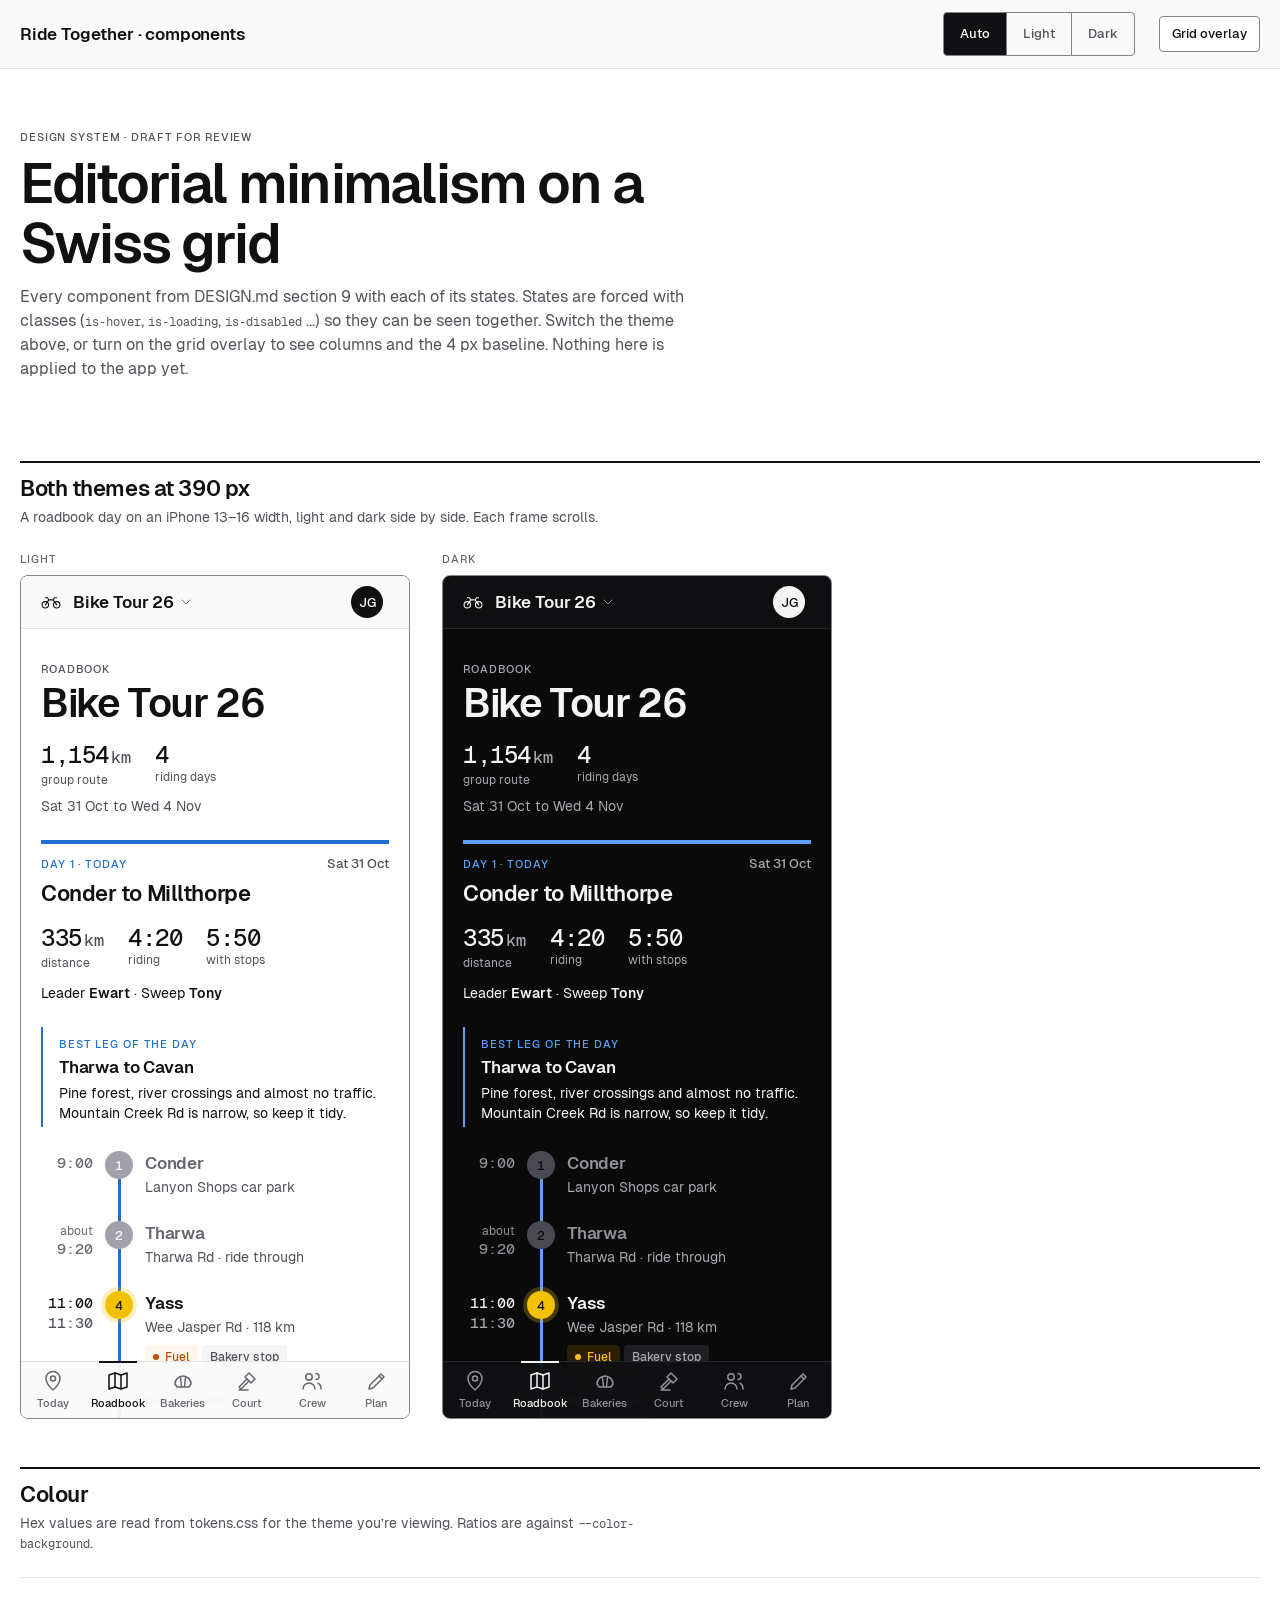
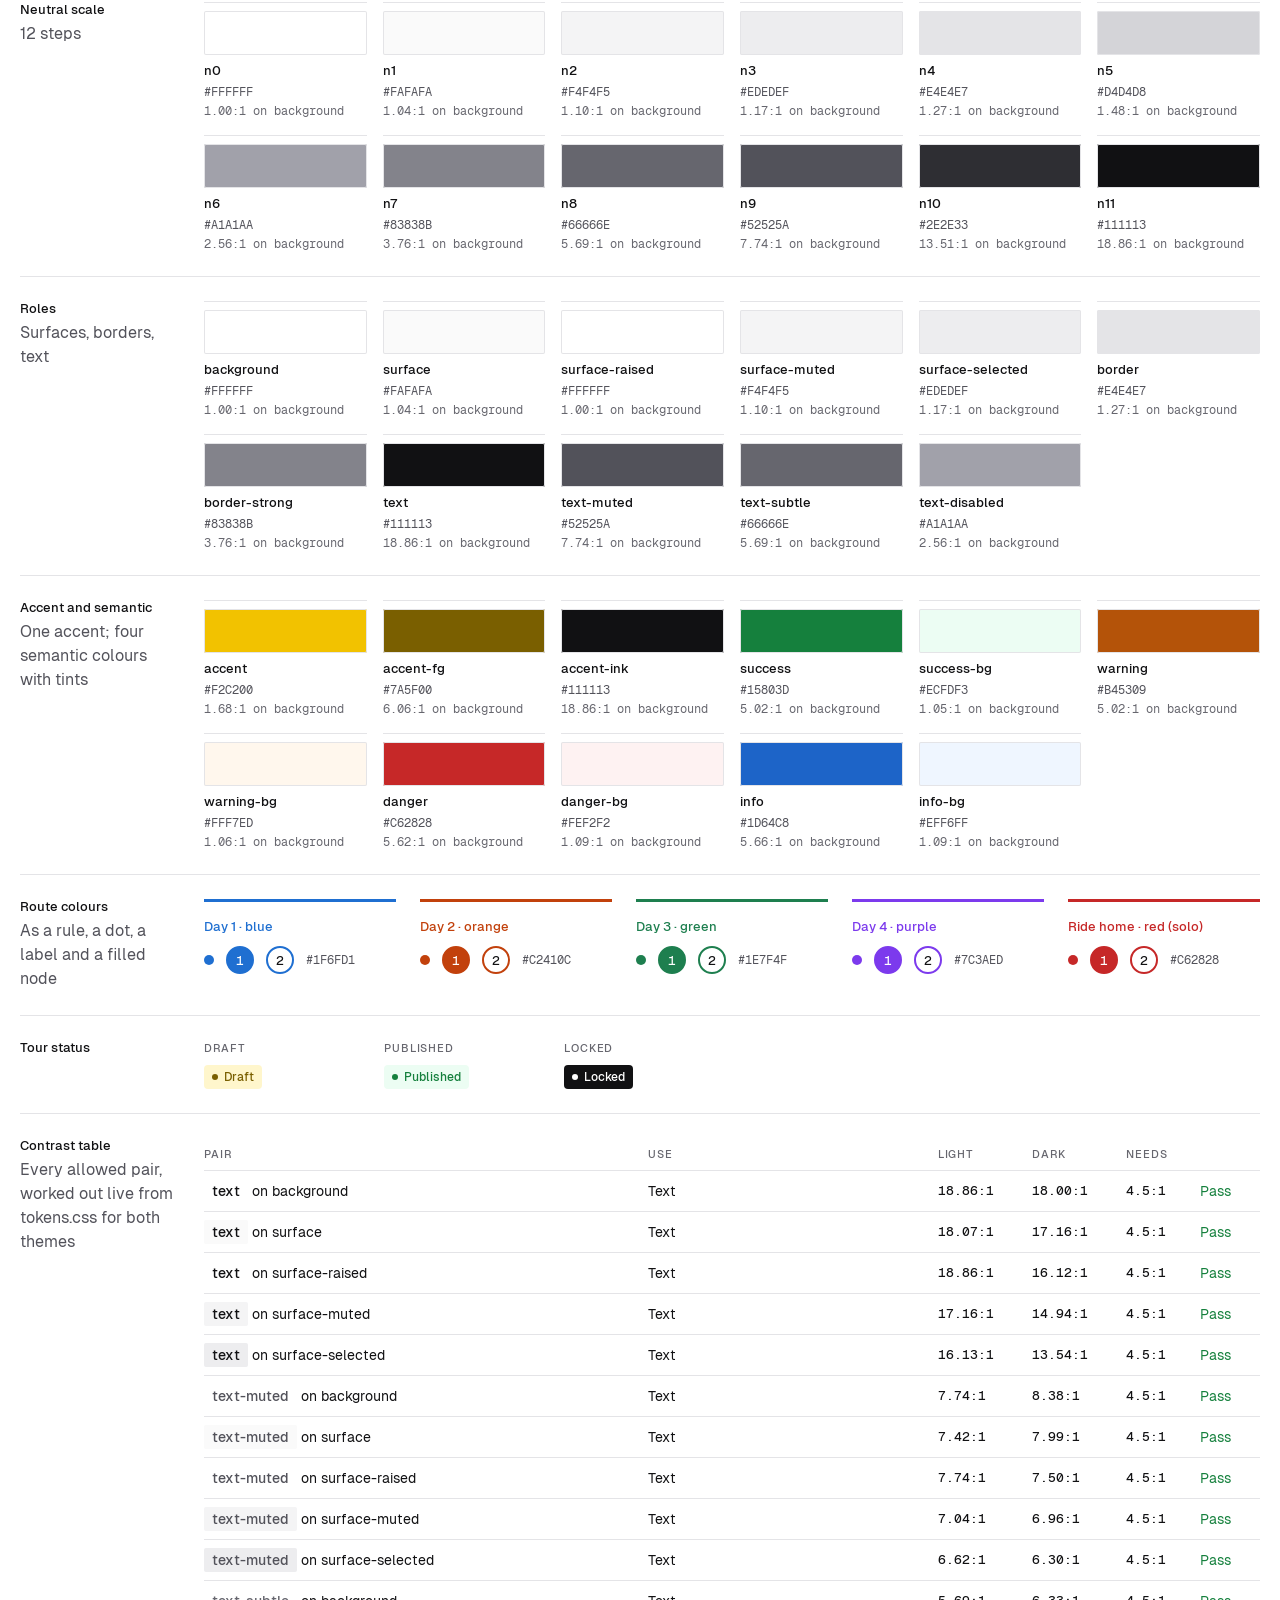
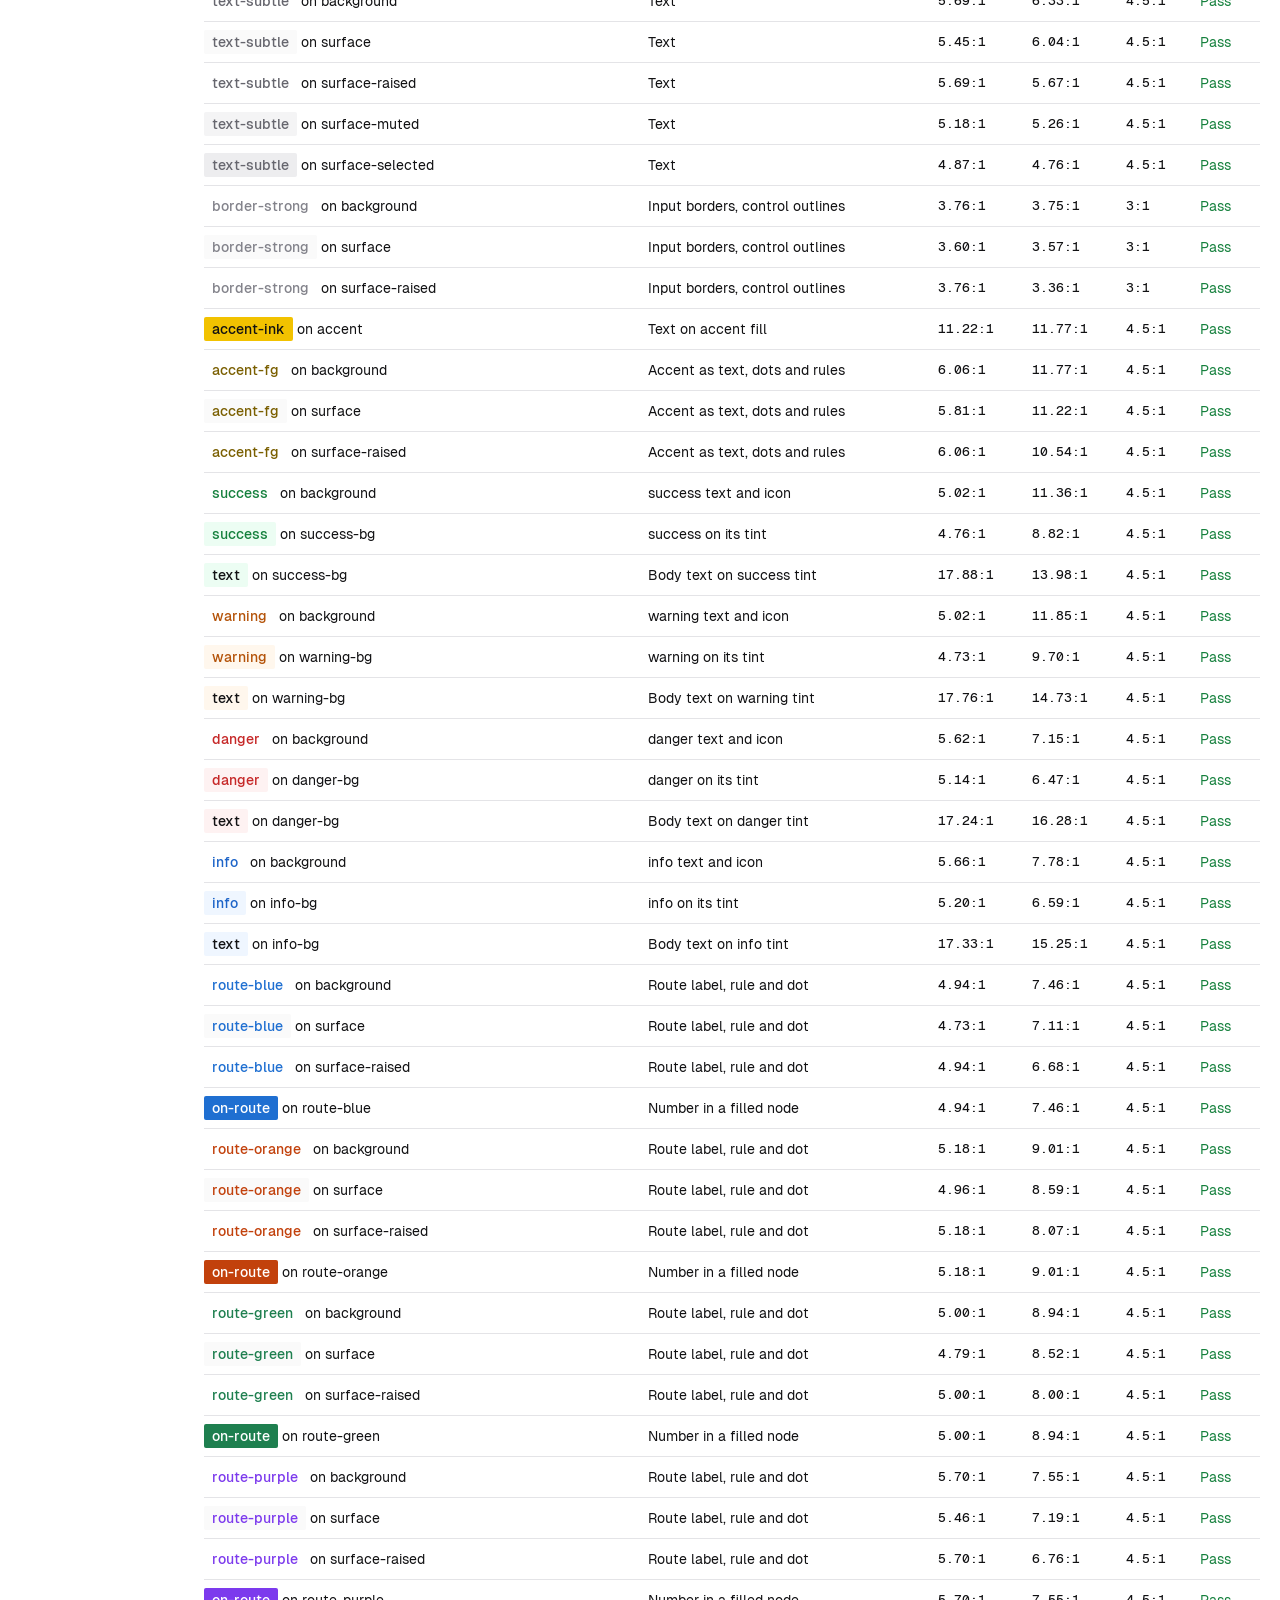
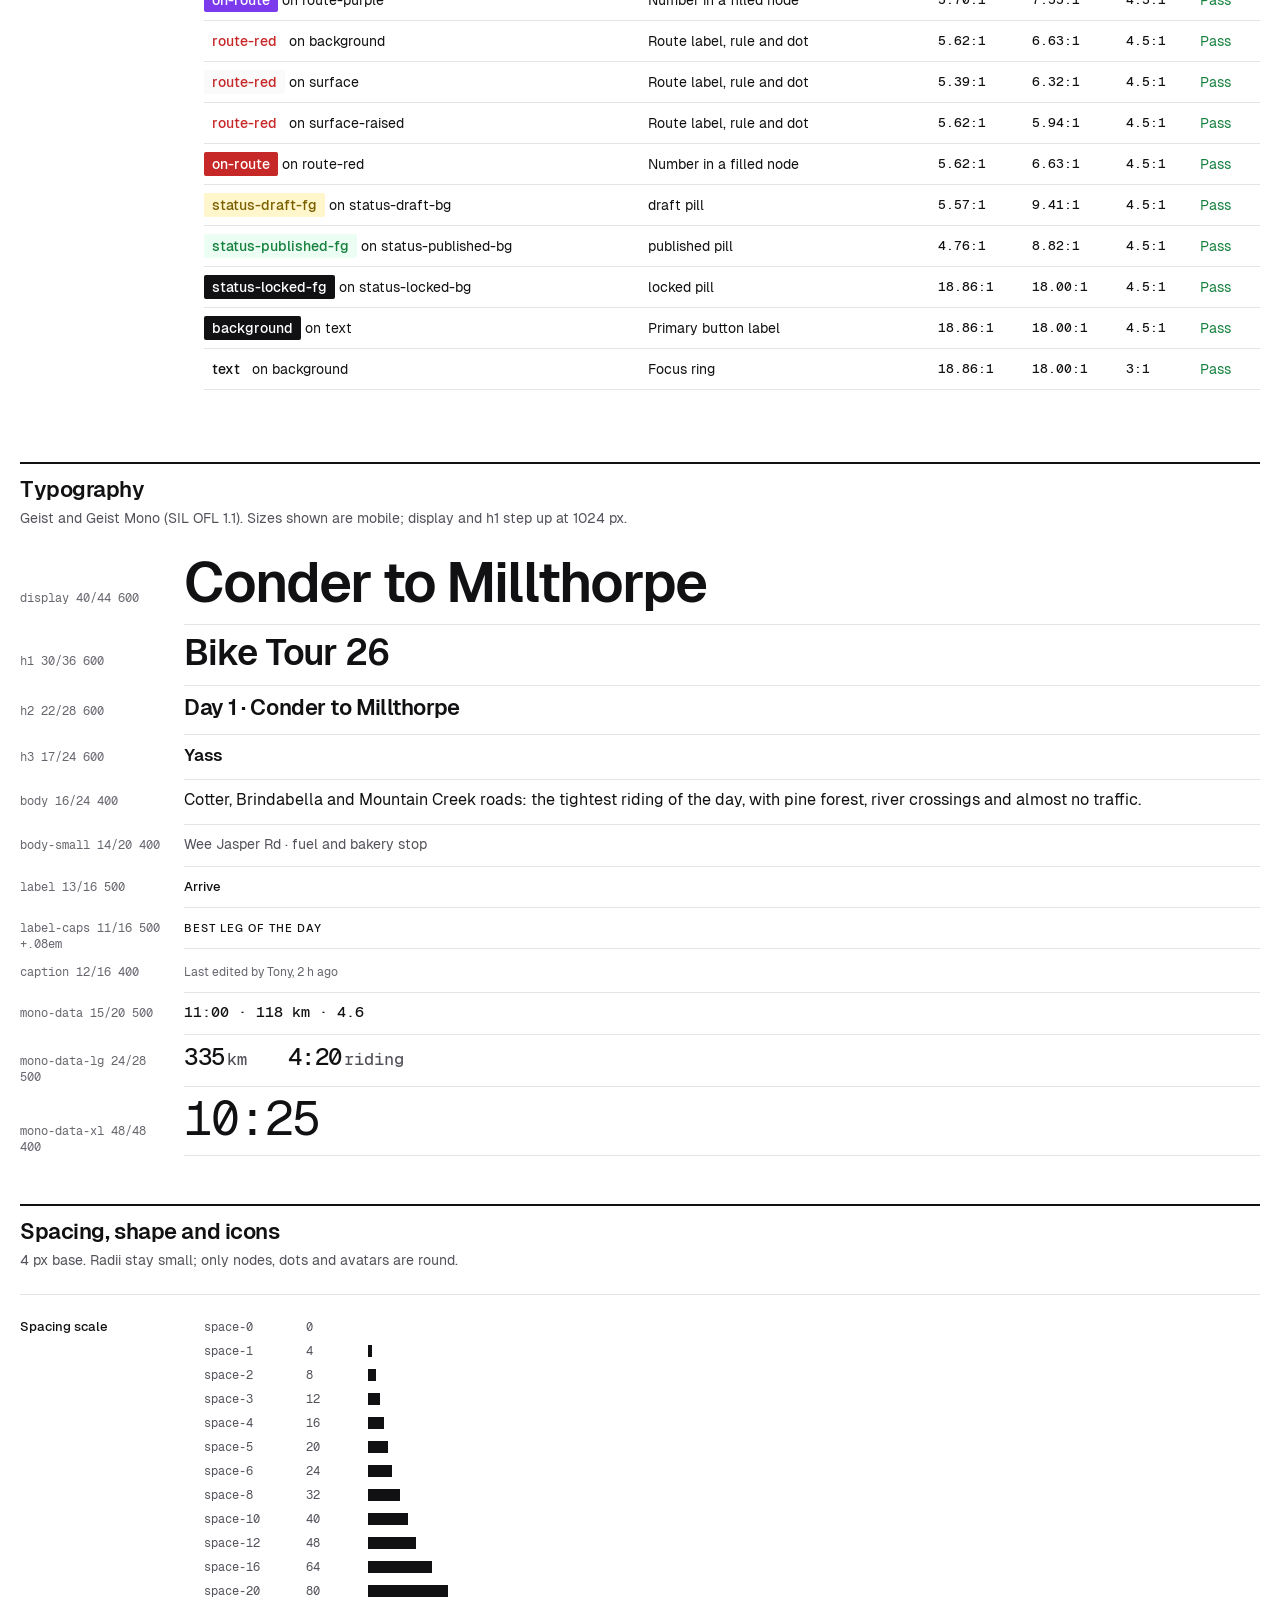
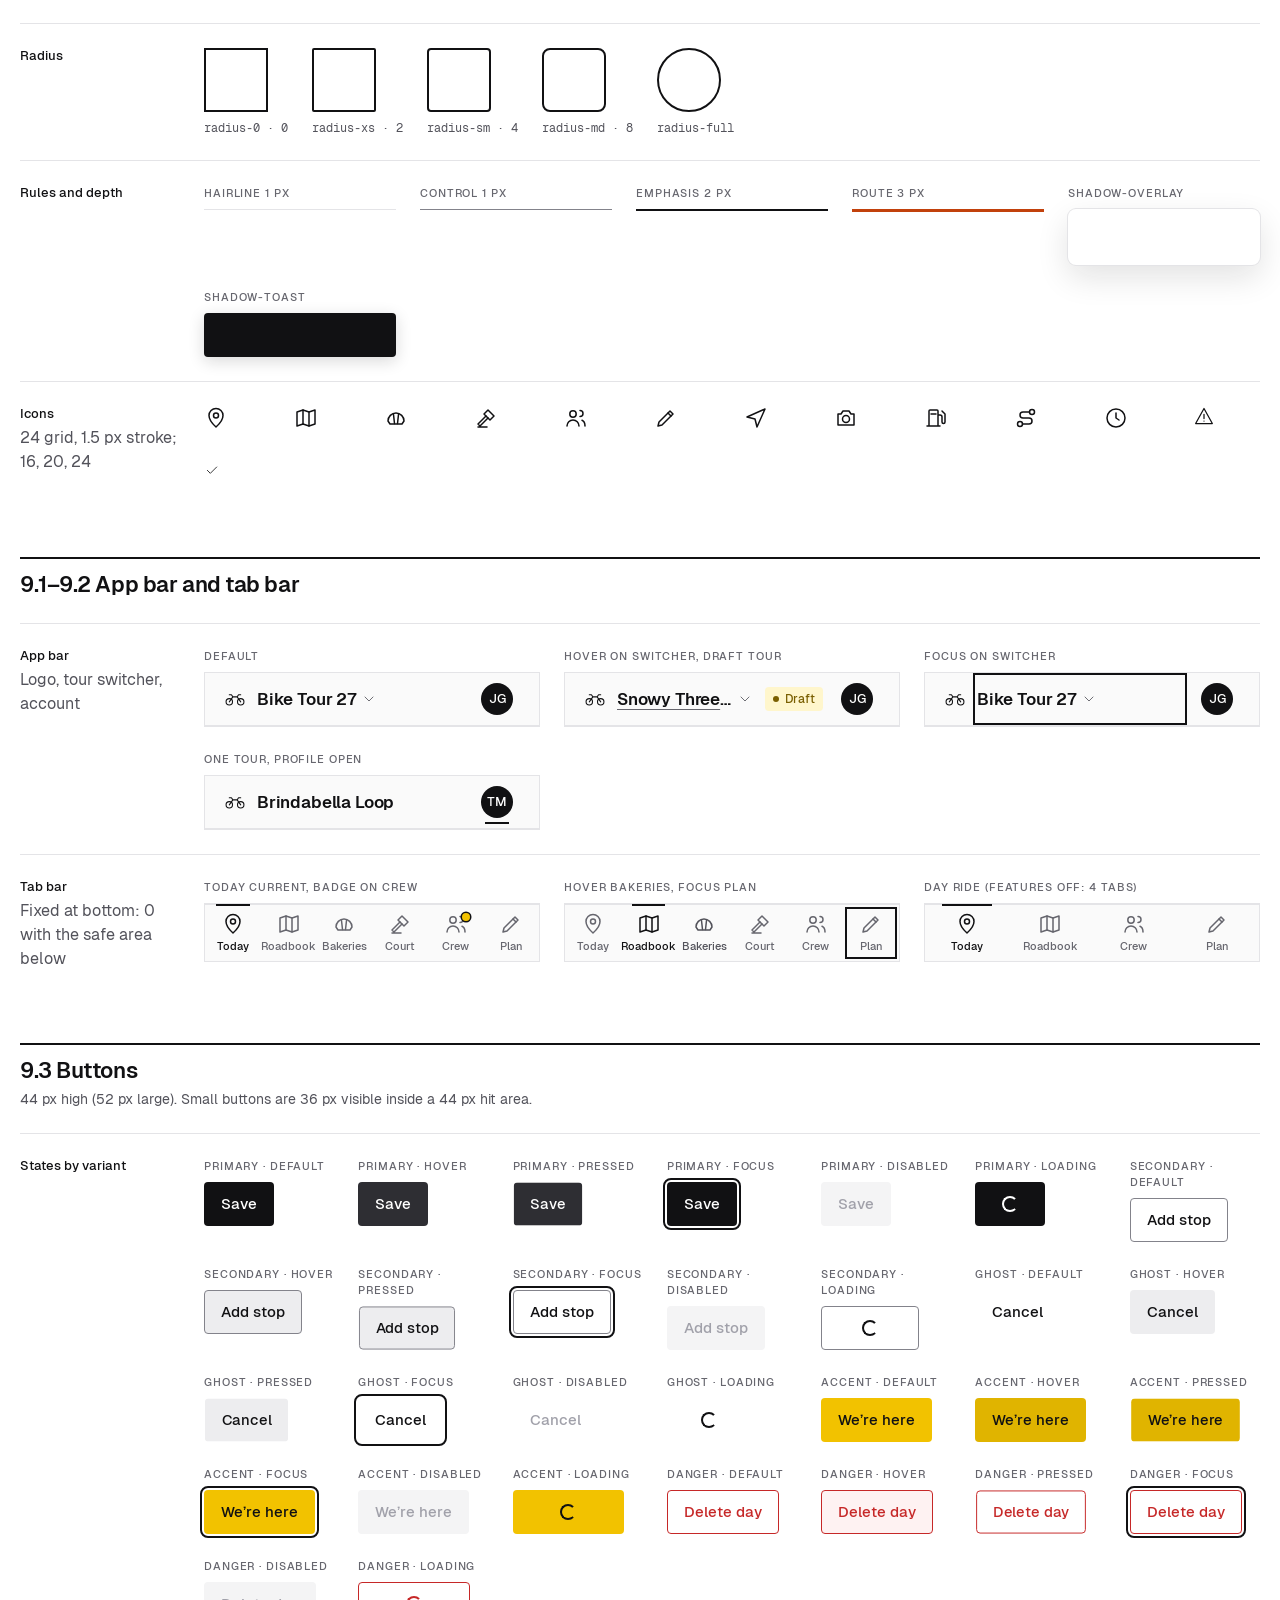
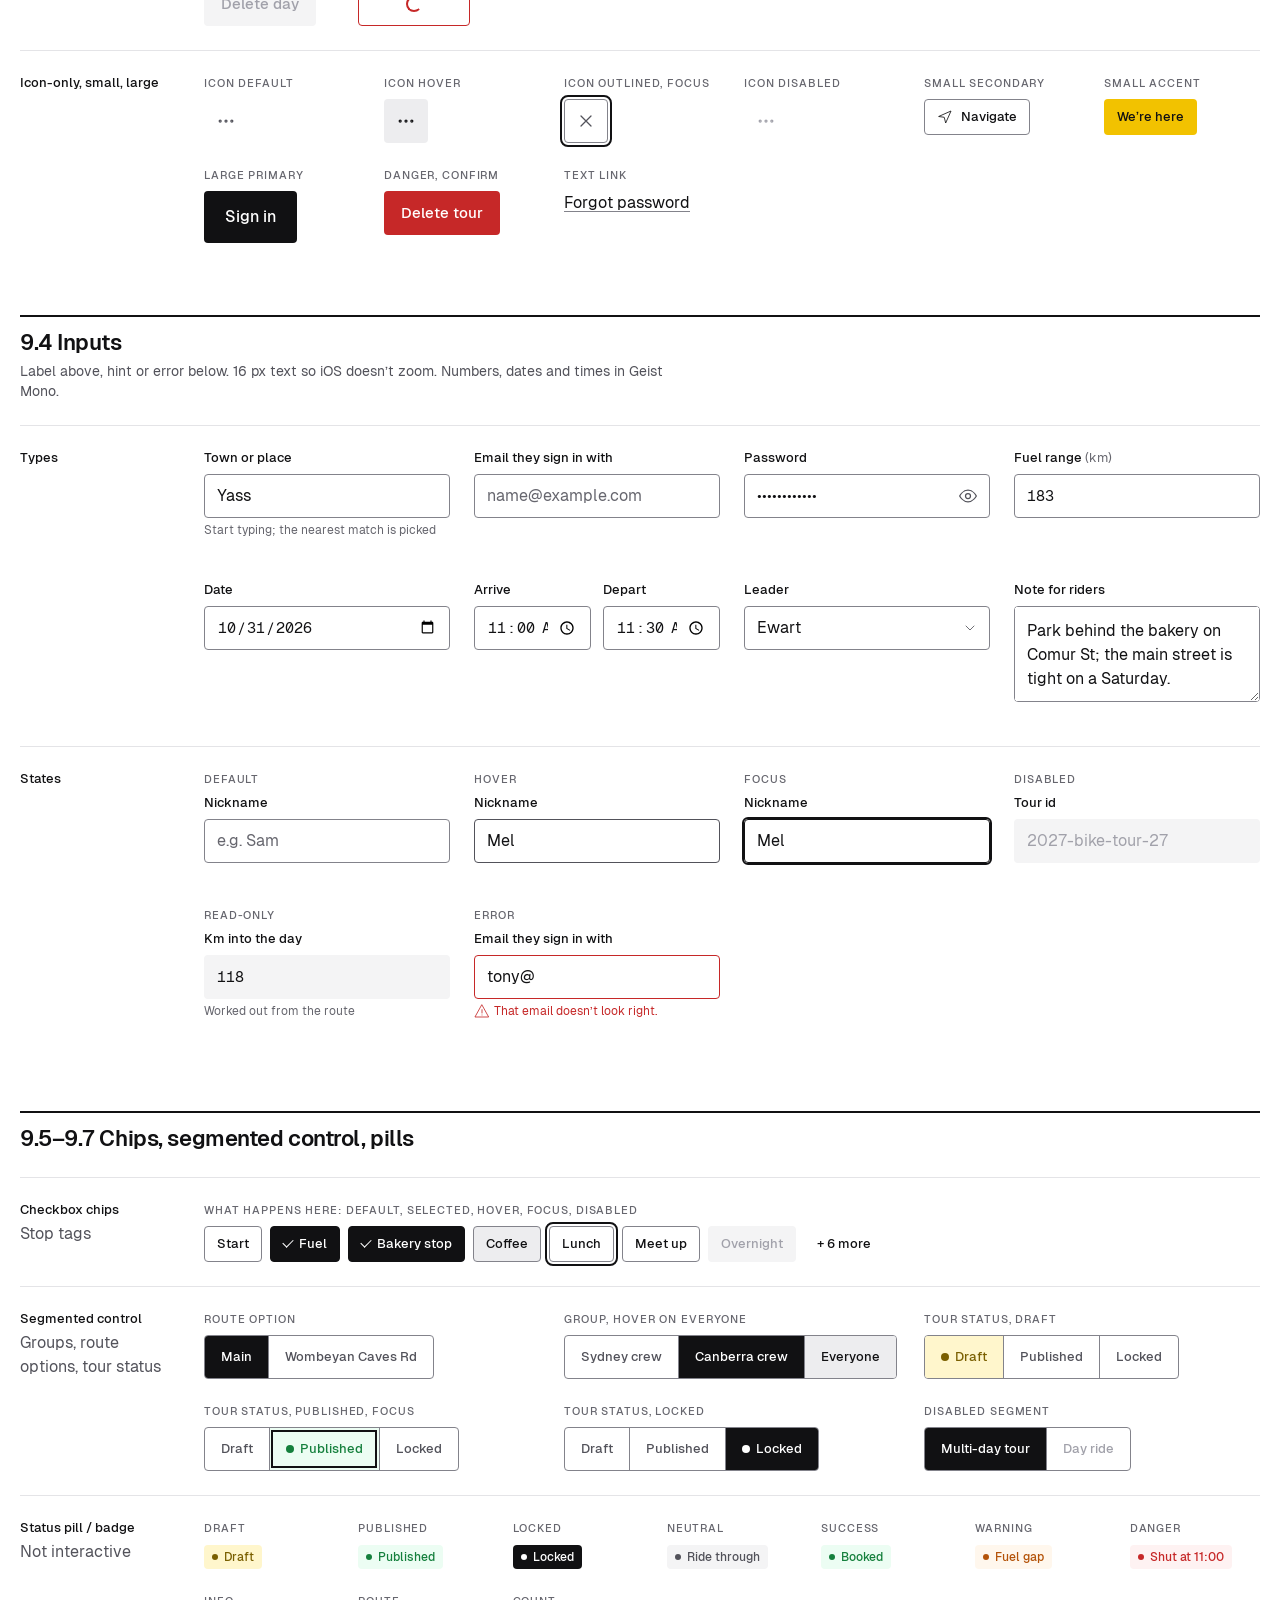
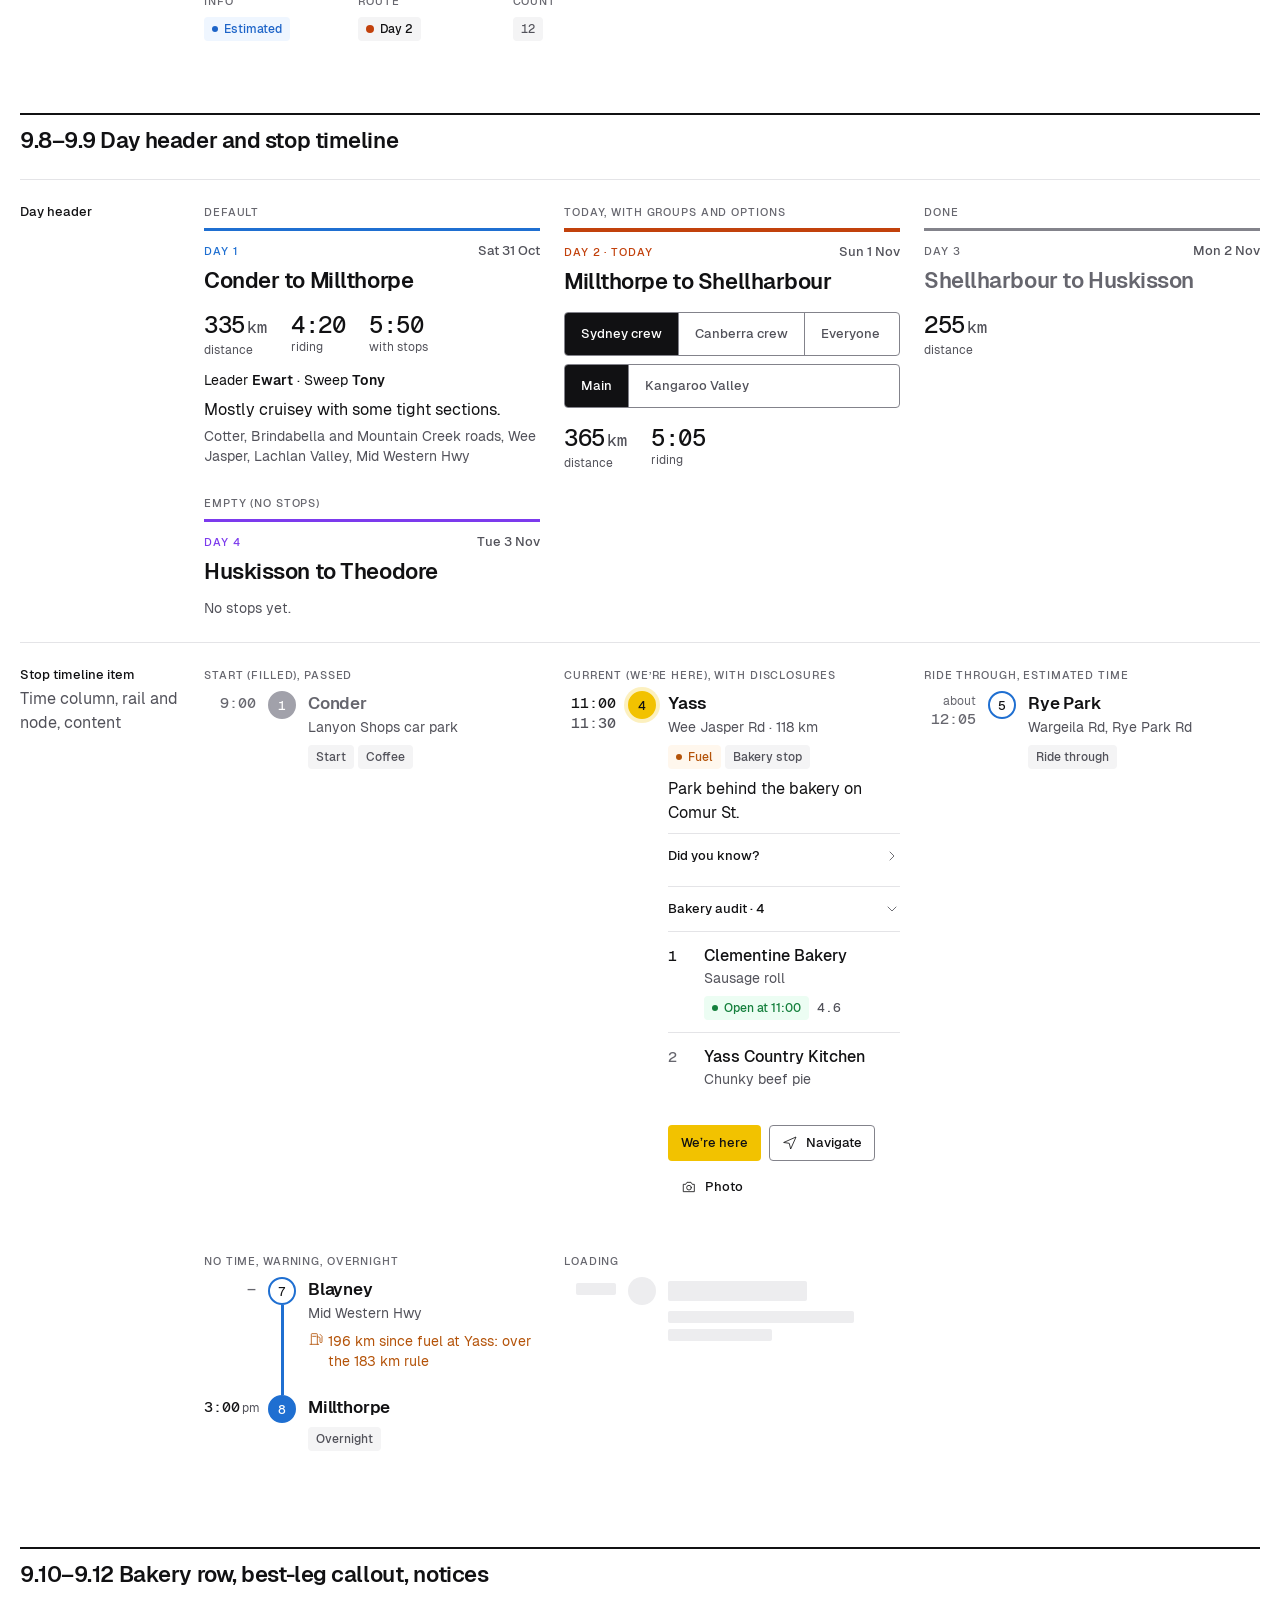
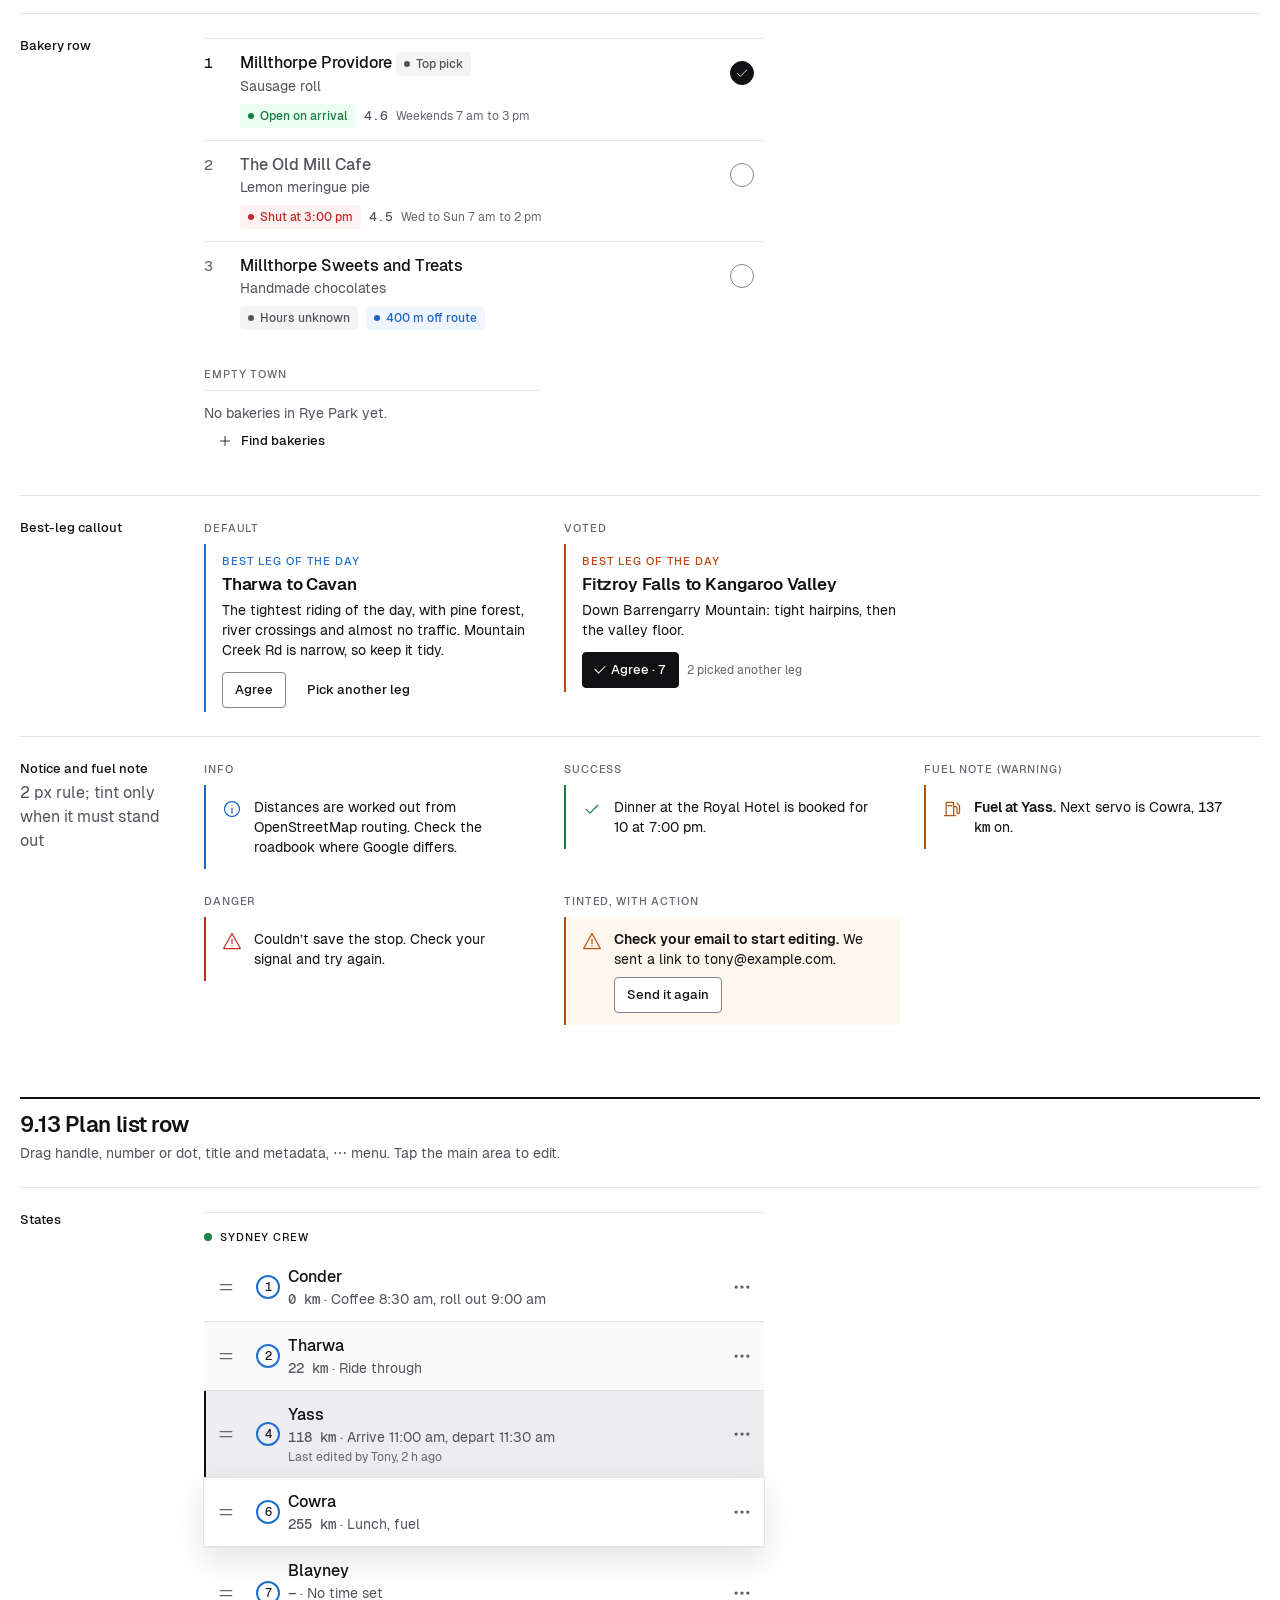
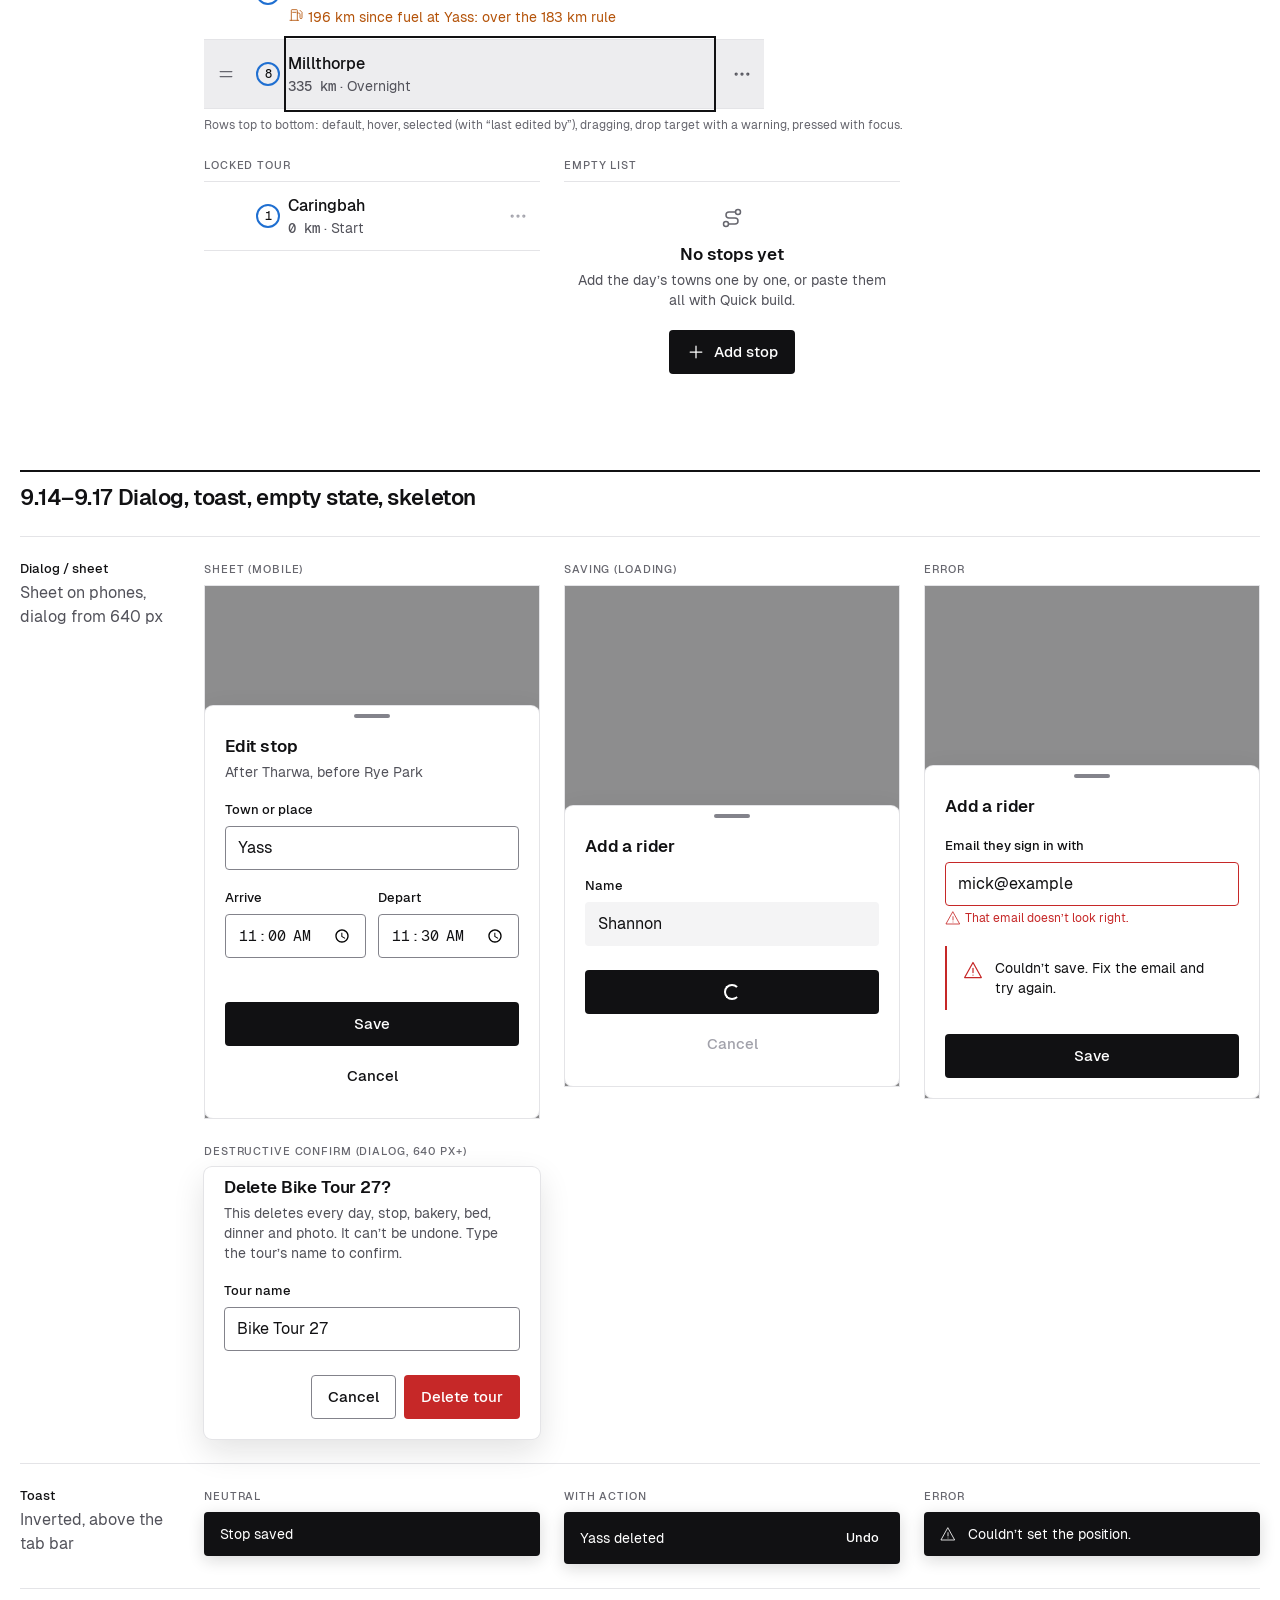
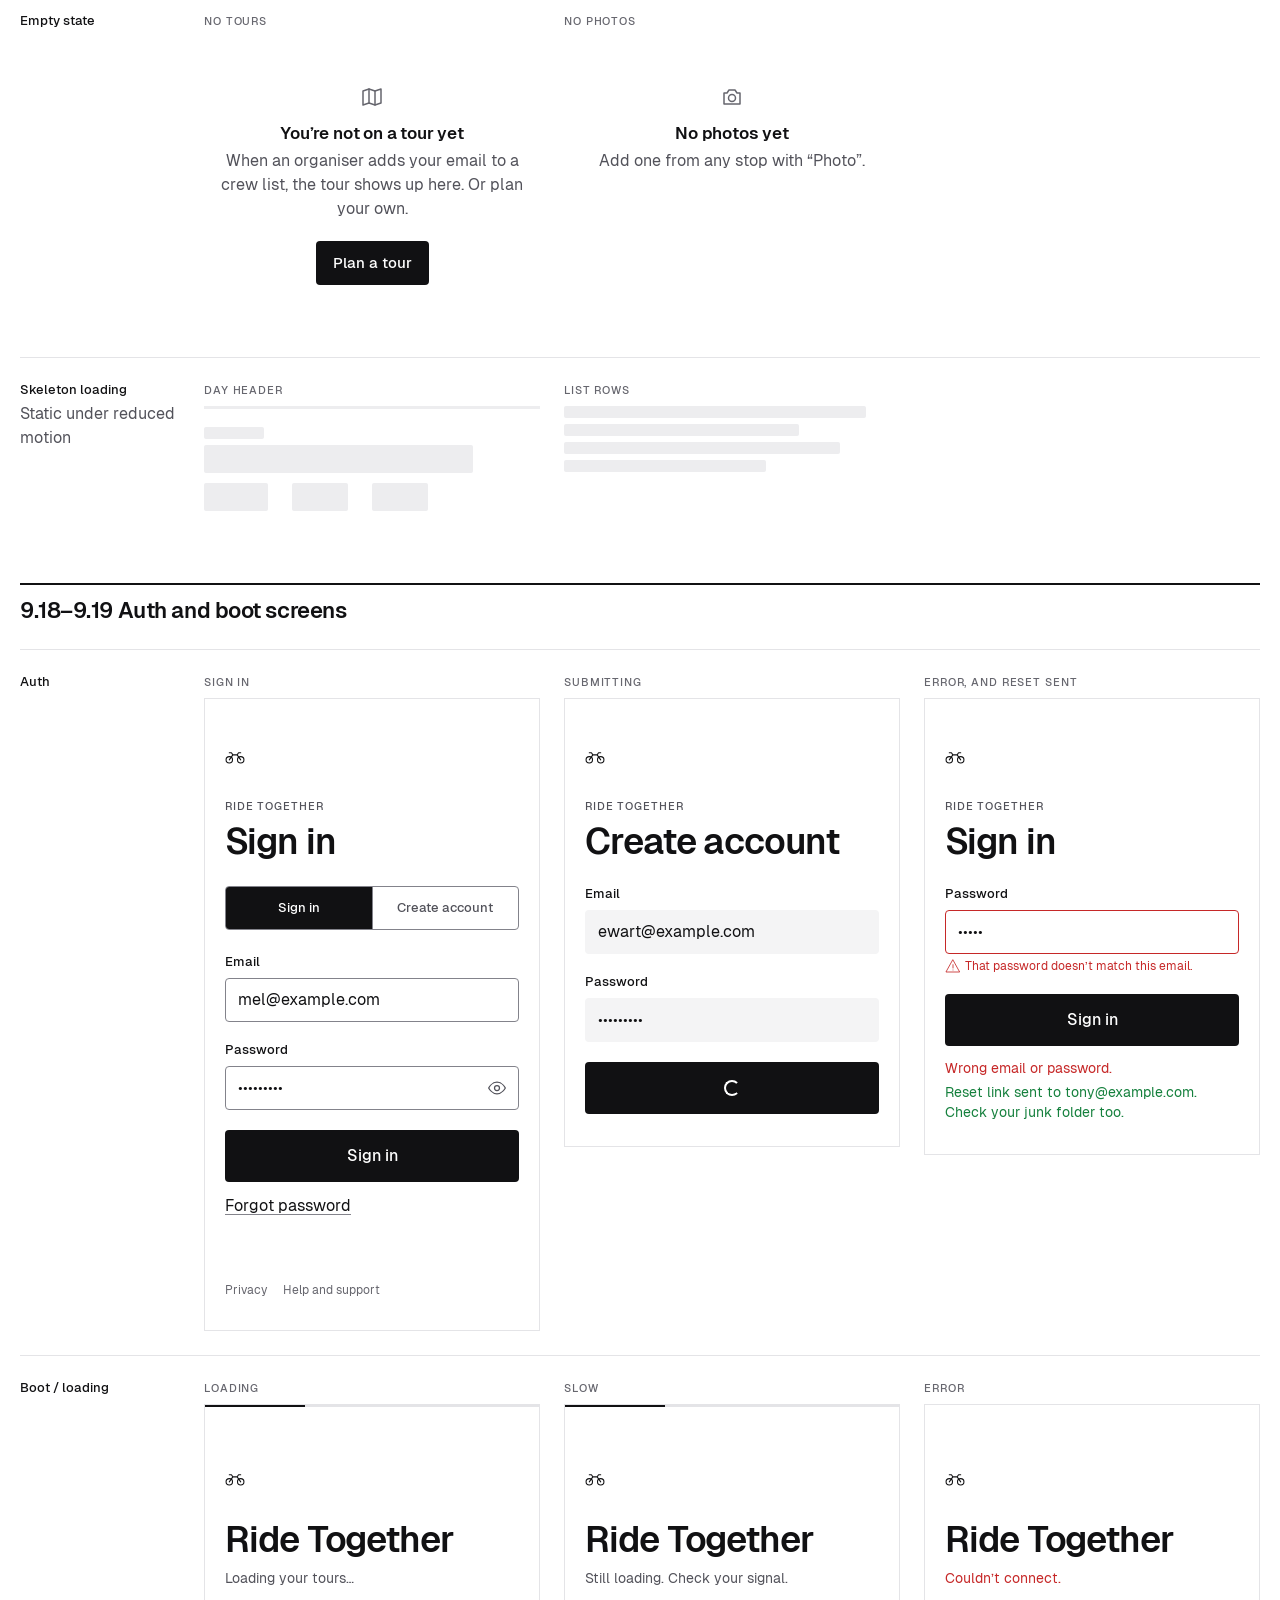
<file: design/components.html>
<!DOCTYPE html>
<html lang="en-AU">
<head>
<meta charset="utf-8">
<meta name="viewport" content="width=device-width, initial-scale=1, viewport-fit=cover">
<title>Ride Together design system: components</title>
<link rel="stylesheet" href="tokens.css">
<link rel="stylesheet" href="components.css">
<script>
  // theme (?theme=light|dark), phone-frame mode (?frame=1) and grid overlay (?grid=1), before first paint
  (function(){ var q=new URLSearchParams(location.search), h=document.documentElement;
    var t=q.get('theme'); if(t==='light'||t==='dark') h.setAttribute('data-theme',t);
    if(q.get('frame')) h.classList.add('frame'); if(q.get('grid')) h.classList.add('show-grid');
    var y=q.get('y'); if(y!==null){ h.classList.add('shot'); h.style.marginTop=(-y)+'px'; } /* screenshot chunks: offset rather than scroll */ })();
</script>
</head>
<body class="sh-baseline">
<svg width="0" height="0" style="position:absolute" aria-hidden="true">
  <symbol id="i-logo" viewBox="0 0 28 20"><circle cx="6" cy="14" r="4.5"/><circle cx="22" cy="14" r="4.5"/><path d="M6 14l5-7h6l5 7M11 7l-2-3H6M17 7l2-3h3"/></symbol>
  <symbol id="i-down" viewBox="0 0 24 24"><path d="M6 9l6 6 6-6"/></symbol>
  <symbol id="i-right" viewBox="0 0 24 24"><path d="M9 6l6 6-6 6"/></symbol>
  <symbol id="i-today" viewBox="0 0 24 24"><path d="M12 21s-7-6.2-7-11.5a7 7 0 0 1 14 0C19 14.8 12 21 12 21z"/><circle cx="12" cy="9.5" r="2.5"/></symbol>
  <symbol id="i-book" viewBox="0 0 24 24"><path d="M3 6l6-2 6 2 6-2v14l-6 2-6-2-6 2z"/><path d="M9 4v14M15 6v14"/></symbol>
  <symbol id="i-bakery" viewBox="0 0 24 24"><path d="M4 15c0-4.4 3.6-8 8-8s8 3.6 8 8l-2 3H6z"/><path d="M9.5 8.5l1 9M14.5 8.5l-1 9"/></symbol>
  <symbol id="i-court" viewBox="0 0 24 24"><path d="M14 4l6 6-4 4-6-6z"/><path d="M12 10l-8 8 2 2 8-8M4 21h9"/></symbol>
  <symbol id="i-crew" viewBox="0 0 24 24"><circle cx="9" cy="8" r="3.2"/><path d="M3 20c0-3.3 2.7-6 6-6s6 2.7 6 6"/><path d="M16 4.6a3 3 0 0 1 0 6M18 14.2c1.9.7 3 2.6 3 5.8"/></symbol>
  <symbol id="i-plan" viewBox="0 0 24 24"><path d="M4 20l1-4L16 5l3 3L8 19z"/><path d="M14 7l3 3"/></symbol>
  <symbol id="i-more" viewBox="0 0 24 24"><circle cx="5" cy="12" r="1.2"/><circle cx="12" cy="12" r="1.2"/><circle cx="19" cy="12" r="1.2"/></symbol>
  <symbol id="i-grip" viewBox="0 0 24 24"><path d="M5 9h14M5 15h14"/></symbol>
  <symbol id="i-nav" viewBox="0 0 24 24"><path d="M3 11l18-8-8 18-2-8z"/></symbol>
  <symbol id="i-pin" viewBox="0 0 24 24"><path d="M12 21s-7-6.2-7-11.5a7 7 0 0 1 14 0C19 14.8 12 21 12 21z"/><circle cx="12" cy="9.5" r="2.5"/></symbol>
  <symbol id="i-camera" viewBox="0 0 24 24"><path d="M4 8h3l2-3h6l2 3h3v11H4z"/><circle cx="12" cy="13" r="3.5"/></symbol>
  <symbol id="i-fuel" viewBox="0 0 24 24"><path d="M5 20V5a1 1 0 0 1 1-1h7a1 1 0 0 1 1 1v15M3 20h13M14 9h2a2 2 0 0 1 2 2v5a1.5 1.5 0 0 0 3 0V8l-3-3M7 8h5"/></symbol>
  <symbol id="i-check" viewBox="0 0 24 24"><path d="M5 12.5l4.5 4.5L19 7.5"/></symbol>
  <symbol id="i-alert" viewBox="0 0 24 24"><path d="M12 3l10 18H2z"/><path d="M12 10v5M12 18v.01"/></symbol>
  <symbol id="i-info" viewBox="0 0 24 24"><circle cx="12" cy="12" r="9"/><path d="M12 11v6M12 7.5v.01"/></symbol>
  <symbol id="i-x" viewBox="0 0 24 24"><path d="M6 6l12 12M18 6L6 18"/></symbol>
  <symbol id="i-eye" viewBox="0 0 24 24"><path d="M2 12s3.6-7 10-7 10 7 10 7-3.6 7-10 7S2 12 2 12z"/><circle cx="12" cy="12" r="3"/></symbol>
  <symbol id="i-plus" viewBox="0 0 24 24"><path d="M12 5v14M5 12h14"/></symbol>
  <symbol id="i-route" viewBox="0 0 24 24"><circle cx="6" cy="18" r="2.5"/><circle cx="18" cy="6" r="2.5"/><path d="M8.5 18H15a3 3 0 0 0 0-6H9a3 3 0 0 1 0-6h6.5"/></symbol>
  <symbol id="i-clock" viewBox="0 0 24 24"><circle cx="12" cy="12" r="9"/><path d="M12 7v5l3 2"/></symbol>
</svg>

<div class="sh-grid" aria-hidden="true"><div><div id="gridcols"></div></div></div>

<header class="sh-top">
  <div class="sh-top-in">
    <p class="t-h3">Ride Together · components</p>
    <div class="seg" role="radiogroup" aria-label="Theme" id="themeseg">
      <button type="button" role="radio" data-theme-set="auto" aria-checked="true">Auto</button>
      <button type="button" role="radio" data-theme-set="light" aria-checked="false">Light</button>
      <button type="button" role="radio" data-theme-set="dark" aria-checked="false">Dark</button>
    </div>
    <label class="chip" id="gridchip"><input type="checkbox" id="gridtoggle">Grid overlay</label>
  </div>
</header>

<main class="sh-wrap">
  <section class="sh-intro">
    <p class="t-caps muted">Design system · draft for review</p>
    <h1 class="t-display" style="margin-top:8px">Editorial minimalism on a Swiss grid</h1>
    <p class="t-body">Every component from DESIGN.md section 9 with each of its states. States are forced with classes (<code class="sh-code">is-hover</code>, <code class="sh-code">is-loading</code>, <code class="sh-code">is-disabled</code> …) so they can be seen together. Switch the theme above, or turn on the grid overlay to see columns and the 4 px baseline. Nothing here is applied to the app yet.</p>
  </section>

  <!-- ===================== both themes at 390 ===================== -->
  <section class="sh-sec" id="phones">
    <header><h2 class="t-h2">Both themes at 390 px</h2><p class="t-small">A roadbook day on an iPhone 13–16 width, light and dark side by side. Each frame scrolls.</p></header>
    <div class="sh-phones">
      <div class="sh-phone"><span class="t-caps">Light</span><iframe title="Roadbook day, light theme" data-frame="light"></iframe></div>
      <div class="sh-phone"><span class="t-caps">Dark</span><iframe title="Roadbook day, dark theme" data-frame="dark"></iframe></div>
    </div>
  </section>

  <!-- ===================== colour ===================== -->
  <section class="sh-sec" id="colour">
    <header><h2 class="t-h2">Colour</h2><p class="t-small">Hex values are read from tokens.css for the theme you’re viewing. Ratios are against <code class="sh-code">--color-background</code>.</p></header>
    <div class="sh-row"><div class="sh-name"><b>Neutral scale</b>12 steps</div><div class="sh-swatches" data-swatches="n0 n1 n2 n3 n4 n5 n6 n7 n8 n9 n10 n11"></div></div>
    <div class="sh-row"><div class="sh-name"><b>Roles</b>Surfaces, borders, text</div><div class="sh-swatches" data-swatches="color-background color-surface color-surface-raised color-surface-muted color-surface-selected color-border color-border-strong color-text color-text-muted color-text-subtle color-text-disabled"></div></div>
    <div class="sh-row"><div class="sh-name"><b>Accent and semantic</b>One accent; four semantic colours with tints</div><div class="sh-swatches" data-swatches="color-accent color-accent-fg color-accent-ink color-success color-success-bg color-warning color-warning-bg color-danger color-danger-bg color-info color-info-bg"></div></div>
    <div class="sh-row"><div class="sh-name"><b>Route colours</b>As a rule, a dot, a label and a filled node</div>
      <div class="sh-route">
        <div class="sh-route-item r-blue"><span class="t-label">Day 1 · blue</span><div class="row"><span class="d"></span><span class="node is-filled">1</span><span class="node">2</span><code class="sh-code" data-hex="route-blue"></code></div></div>
        <div class="sh-route-item r-orange"><span class="t-label">Day 2 · orange</span><div class="row"><span class="d"></span><span class="node is-filled">1</span><span class="node">2</span><code class="sh-code" data-hex="route-orange"></code></div></div>
        <div class="sh-route-item r-green"><span class="t-label">Day 3 · green</span><div class="row"><span class="d"></span><span class="node is-filled">1</span><span class="node">2</span><code class="sh-code" data-hex="route-green"></code></div></div>
        <div class="sh-route-item r-purple"><span class="t-label">Day 4 · purple</span><div class="row"><span class="d"></span><span class="node is-filled">1</span><span class="node">2</span><code class="sh-code" data-hex="route-purple"></code></div></div>
        <div class="sh-route-item r-red"><span class="t-label">Ride home · red (solo)</span><div class="row"><span class="d"></span><span class="node is-filled">1</span><span class="node">2</span><code class="sh-code" data-hex="route-red"></code></div></div>
      </div></div>
    <div class="sh-row"><div class="sh-name"><b>Tour status</b></div><div class="sh-states" style="--sh-min:150px">
      <div class="sh-state"><span class="t-caps">Draft</span><span class="pill pill-draft">Draft</span></div>
      <div class="sh-state"><span class="t-caps">Published</span><span class="pill pill-published">Published</span></div>
      <div class="sh-state"><span class="t-caps">Locked</span><span class="pill pill-locked">Locked</span></div></div></div>
    <div class="sh-row"><div class="sh-name"><b>Contrast table</b>Every allowed pair, worked out live from tokens.css for both themes</div>
      <div class="sh-ctable-wrap"><table class="sh-ctable" id="ctable"><thead><tr><th>Pair</th><th>Use</th><th>Light</th><th>Dark</th><th>Needs</th><th></th></tr></thead><tbody></tbody></table></div></div>
  </section>

  <!-- ===================== type ===================== -->
  <section class="sh-sec" id="type">
    <header><h2 class="t-h2">Typography</h2><p class="t-small">Geist and Geist Mono (SIL OFL 1.1). Sizes shown are mobile; display and h1 step up at 1024 px.</p></header>
    <div class="sh-type">
      <div>display 40/44 600</div><div><p class="t-display">Conder to Millthorpe</p></div>
      <div>h1 30/36 600</div><div><p class="t-h1">Bike Tour 26</p></div>
      <div>h2 22/28 600</div><div><p class="t-h2">Day 1 · Conder to Millthorpe</p></div>
      <div>h3 17/24 600</div><div><p class="t-h3">Yass</p></div>
      <div>body 16/24 400</div><div><p class="t-body">Cotter, Brindabella and Mountain Creek roads: the tightest riding of the day, with pine forest, river crossings and almost no traffic.</p></div>
      <div>body-small 14/20 400</div><div><p class="t-small muted">Wee Jasper Rd · fuel and bakery stop</p></div>
      <div>label 13/16 500</div><div><p class="t-label">Arrive</p></div>
      <div>label-caps 11/16 500 +.08em</div><div><p class="t-caps">Best leg of the day</p></div>
      <div>caption 12/16 400</div><div><p class="t-caption subtle">Last edited by Tony, 2 h ago</p></div>
      <div>mono-data 15/20 500</div><div><p class="t-mono">11:00 · 118 km · 4.6</p></div>
      <div>mono-data-lg 24/28 500</div><div><p class="t-mono-lg">335<span class="unit">km</span> &nbsp; 4:20<span class="unit">riding</span></p></div>
      <div>mono-data-xl 48/48 400</div><div><p class="t-mono-xl">10:25</p></div>
    </div>
  </section>

  <!-- ===================== space and shape ===================== -->
  <section class="sh-sec" id="space">
    <header><h2 class="t-h2">Spacing, shape and icons</h2><p class="t-small">4 px base. Radii stay small; only nodes, dots and avatars are round.</p></header>
    <div class="sh-row"><div class="sh-name"><b>Spacing scale</b></div><div class="sh-ruler" id="ruler"></div></div>
    <div class="sh-row"><div class="sh-name"><b>Radius</b></div><div class="sh-radii">
      <div><i style="border-radius:var(--radius-0)"></i>radius-0 · 0</div><div><i style="border-radius:var(--radius-xs)"></i>radius-xs · 2</div><div><i style="border-radius:var(--radius-sm)"></i>radius-sm · 4</div><div><i style="border-radius:var(--radius-md)"></i>radius-md · 8</div><div><i style="border-radius:var(--radius-full)"></i>radius-full</div></div></div>
    <div class="sh-row"><div class="sh-name"><b>Rules and depth</b></div><div class="sh-states" style="--sh-min:180px">
      <div class="sh-state"><span class="t-caps">Hairline 1 px</span><div style="border-top:1px solid var(--color-border);height:24px"></div></div>
      <div class="sh-state"><span class="t-caps">Control 1 px</span><div style="border-top:1px solid var(--color-border-strong);height:24px"></div></div>
      <div class="sh-state"><span class="t-caps">Emphasis 2 px</span><div style="border-top:2px solid var(--color-text);height:24px"></div></div>
      <div class="sh-state"><span class="t-caps">Route 3 px</span><div class="r-orange" style="border-top:3px solid var(--c);height:24px"></div></div>
      <div class="sh-state"><span class="t-caps">shadow-overlay</span><div style="height:56px;background:var(--color-surface-raised);box-shadow:var(--shadow-overlay);border-radius:var(--radius-md)"></div></div>
      <div class="sh-state"><span class="t-caps">shadow-toast</span><div style="height:44px;background:var(--color-text);box-shadow:var(--shadow-toast);border-radius:var(--radius-sm)"></div></div></div></div>
    <div class="sh-row"><div class="sh-name"><b>Icons</b>24 grid, 1.5 px stroke; 16, 20, 24</div><div class="sh-states" style="--sh-min:64px">
      <div class="sh-state"><svg class="ic lg"><use href="#i-today"/></svg></div><div class="sh-state"><svg class="ic lg"><use href="#i-book"/></svg></div><div class="sh-state"><svg class="ic lg"><use href="#i-bakery"/></svg></div><div class="sh-state"><svg class="ic lg"><use href="#i-court"/></svg></div><div class="sh-state"><svg class="ic lg"><use href="#i-crew"/></svg></div><div class="sh-state"><svg class="ic lg"><use href="#i-plan"/></svg></div><div class="sh-state"><svg class="ic lg"><use href="#i-nav"/></svg></div><div class="sh-state"><svg class="ic lg"><use href="#i-camera"/></svg></div><div class="sh-state"><svg class="ic lg"><use href="#i-fuel"/></svg></div><div class="sh-state"><svg class="ic lg"><use href="#i-route"/></svg></div><div class="sh-state"><svg class="ic lg"><use href="#i-clock"/></svg></div><div class="sh-state"><svg class="ic"><use href="#i-alert"/></svg></div><div class="sh-state"><svg class="ic sm"><use href="#i-check"/></svg></div></div></div>
  </section>

  <!-- ===================== components ===================== -->
  <section class="sh-sec" id="c-bars">
    <header><h2 class="t-h2">9.1–9.2 App bar and tab bar</h2></header>
    <div class="sh-row"><div class="sh-name"><b>App bar</b>Logo, tour switcher, account</div><div class="sh-states" style="--sh-min:330px">
      <div class="sh-state"><span class="t-caps">Default</span><div class="sh-frame"><div class="appbar" style="position:relative"><div class="appbar-in"><svg class="ic appbar-logo"><use href="#i-logo"/></svg><button class="tour-switch" type="button"><b>Bike Tour 27</b><svg class="ic sm"><use href="#i-down"/></svg></button><button class="account" type="button" aria-label="Account"><span>JG</span></button></div></div></div></div>
      <div class="sh-state"><span class="t-caps">Hover on switcher, draft tour</span><div class="sh-frame"><div class="appbar" style="position:relative"><div class="appbar-in"><svg class="ic appbar-logo"><use href="#i-logo"/></svg><button class="tour-switch is-hover" type="button"><b>Snowy Three Day</b><svg class="ic sm"><use href="#i-down"/></svg></button><span class="pill pill-draft">Draft</span><button class="account" type="button" aria-label="Account"><span>JG</span></button></div></div></div></div>
      <div class="sh-state"><span class="t-caps">Focus on switcher</span><div class="sh-frame"><div class="appbar" style="position:relative"><div class="appbar-in"><svg class="ic appbar-logo"><use href="#i-logo"/></svg><button class="tour-switch is-focus" type="button"><b>Bike Tour 27</b><svg class="ic sm"><use href="#i-down"/></svg></button><button class="account" type="button" aria-label="Account"><span>JG</span></button></div></div></div></div>
      <div class="sh-state"><span class="t-caps">One tour, profile open</span><div class="sh-frame"><div class="appbar" style="position:relative"><div class="appbar-in"><svg class="ic appbar-logo"><use href="#i-logo"/></svg><button class="tour-switch is-single" type="button"><b>Brindabella Loop</b><svg class="ic sm"><use href="#i-down"/></svg></button><button class="account is-current" type="button" aria-label="Account"><span>TM</span></button></div></div></div></div>
    </div></div>
    <div class="sh-row"><div class="sh-name"><b>Tab bar</b>Fixed at bottom: 0 with the safe area below</div><div class="sh-states" style="--sh-min:330px">
      <div class="sh-state"><span class="t-caps">Today current, badge on Crew</span><div class="sh-frame"><nav class="tabbar" aria-label="Sections"><button class="tab" aria-current="page"><svg class="ic"><use href="#i-today"/></svg>Today</button><button class="tab"><svg class="ic"><use href="#i-book"/></svg>Roadbook</button><button class="tab"><svg class="ic"><use href="#i-bakery"/></svg>Bakeries</button><button class="tab"><svg class="ic"><use href="#i-court"/></svg>Court</button><button class="tab"><svg class="ic"><use href="#i-crew"/></svg>Crew<span class="badge"></span></button><button class="tab"><svg class="ic"><use href="#i-plan"/></svg>Plan</button></nav></div></div>
      <div class="sh-state"><span class="t-caps">Hover Bakeries, focus Plan</span><div class="sh-frame"><nav class="tabbar" aria-label="Sections"><button class="tab"><svg class="ic"><use href="#i-today"/></svg>Today</button><button class="tab" aria-current="page"><svg class="ic"><use href="#i-book"/></svg>Roadbook</button><button class="tab is-hover"><svg class="ic"><use href="#i-bakery"/></svg>Bakeries</button><button class="tab"><svg class="ic"><use href="#i-court"/></svg>Court</button><button class="tab"><svg class="ic"><use href="#i-crew"/></svg>Crew</button><button class="tab is-focus"><svg class="ic"><use href="#i-plan"/></svg>Plan</button></nav></div></div>
      <div class="sh-state"><span class="t-caps">Day ride (features off: 4 tabs)</span><div class="sh-frame"><nav class="tabbar" aria-label="Sections"><button class="tab" aria-current="page"><svg class="ic"><use href="#i-today"/></svg>Today</button><button class="tab"><svg class="ic"><use href="#i-book"/></svg>Roadbook</button><button class="tab"><svg class="ic"><use href="#i-crew"/></svg>Crew</button><button class="tab"><svg class="ic"><use href="#i-plan"/></svg>Plan</button></nav></div></div>
    </div></div>
  </section>

  <section class="sh-sec" id="c-buttons">
    <header><h2 class="t-h2">9.3 Buttons</h2><p class="t-small">44 px high (52 px large). Small buttons are 36 px visible inside a 44 px hit area.</p></header>
    <div class="sh-row"><div class="sh-name"><b>States by variant</b></div><div class="sh-states" style="--sh-min:120px" id="btngrid"></div></div>
    <div class="sh-row"><div class="sh-name"><b>Icon-only, small, large</b></div><div class="sh-states" style="--sh-min:140px">
      <div class="sh-state"><span class="t-caps">Icon default</span><button class="btn btn-icon" type="button" aria-label="More for Yass"><svg class="ic"><use href="#i-more"/></svg></button></div>
      <div class="sh-state"><span class="t-caps">Icon hover</span><button class="btn btn-icon is-hover" type="button" aria-label="More"><svg class="ic"><use href="#i-more"/></svg></button></div>
      <div class="sh-state"><span class="t-caps">Icon outlined, focus</span><button class="btn btn-icon is-outlined is-focus" type="button" aria-label="Close"><svg class="ic"><use href="#i-x"/></svg></button></div>
      <div class="sh-state"><span class="t-caps">Icon disabled</span><button class="btn btn-icon is-disabled" type="button" aria-label="More" disabled><svg class="ic"><use href="#i-more"/></svg></button></div>
      <div class="sh-state"><span class="t-caps">Small secondary</span><button class="btn btn-secondary btn-sm" type="button"><svg class="ic sm"><use href="#i-nav"/></svg>Navigate</button></div>
      <div class="sh-state"><span class="t-caps">Small accent</span><button class="btn btn-accent btn-sm" type="button">We’re here</button></div>
      <div class="sh-state"><span class="t-caps">Large primary</span><button class="btn btn-primary btn-lg" type="button">Sign in</button></div>
      <div class="sh-state"><span class="t-caps">Danger, confirm</span><button class="btn btn-danger-fill" type="button">Delete tour</button></div>
      <div class="sh-state"><span class="t-caps">Text link</span><button class="link t-small" type="button">Forgot password</button></div>
    </div></div>
  </section>

  <section class="sh-sec" id="c-inputs">
    <header><h2 class="t-h2">9.4 Inputs</h2><p class="t-small">Label above, hint or error below. 16 px text so iOS doesn’t zoom. Numbers, dates and times in Geist Mono.</p></header>
    <div class="sh-row"><div class="sh-name"><b>Types</b></div><div class="sh-states" style="--sh-min:220px">
      <div class="sh-state"><label class="field"><span class="field-label">Town or place</span><input class="input" type="text" value="Yass"><span class="field-hint">Start typing; the nearest match is picked</span></label></div>
      <div class="sh-state"><label class="field"><span class="field-label">Email they sign in with</span><input class="input" type="email" placeholder="name@example.com"></label></div>
      <div class="sh-state"><div class="field"><label class="field-label" for="pw1">Password</label><div class="input-wrap"><input class="input" id="pw1" type="password" value="ridetogether"><button class="btn btn-icon" type="button" aria-label="Show password"><svg class="ic"><use href="#i-eye"/></svg></button></div></div></div>
      <div class="sh-state"><label class="field"><span class="field-label">Fuel range <span class="opt">(km)</span></span><input class="input is-mono" type="number" value="183" inputmode="numeric"></label></div>
      <div class="sh-state"><label class="field"><span class="field-label">Date</span><input class="input is-mono" type="date" value="2026-10-31"></label></div>
      <div class="sh-state"><div class="field-row"><label class="field"><span class="field-label">Arrive</span><input class="input is-mono" type="time" value="11:00"></label><label class="field"><span class="field-label">Depart</span><input class="input is-mono" type="time" value="11:30"></label></div></div>
      <div class="sh-state"><label class="field"><span class="field-label">Leader</span><span class="input-wrap"><select class="input"><option>Ewart</option><option>Tony</option></select><svg class="ic sm"><use href="#i-down"/></svg></span></label></div>
      <div class="sh-state"><label class="field"><span class="field-label">Note for riders</span><textarea class="input">Park behind the bakery on Comur St; the main street is tight on a Saturday.</textarea></label></div>
    </div></div>
    <div class="sh-row"><div class="sh-name"><b>States</b></div><div class="sh-states" style="--sh-min:200px">
      <div class="sh-state"><span class="t-caps">Default</span><label class="field"><span class="field-label">Nickname</span><input class="input" type="text" placeholder="e.g. Sam"></label></div>
      <div class="sh-state"><span class="t-caps">Hover</span><label class="field"><span class="field-label">Nickname</span><input class="input is-hover" type="text" value="Mel"></label></div>
      <div class="sh-state"><span class="t-caps">Focus</span><label class="field"><span class="field-label">Nickname</span><input class="input is-focus" type="text" value="Mel"></label></div>
      <div class="sh-state"><span class="t-caps">Disabled</span><label class="field"><span class="field-label">Tour id</span><input class="input is-disabled" type="text" value="2027-bike-tour-27" disabled></label></div>
      <div class="sh-state"><span class="t-caps">Read-only</span><label class="field"><span class="field-label">Km into the day</span><input class="input is-mono" type="text" value="118" readonly><span class="field-hint">Worked out from the route</span></label></div>
      <div class="sh-state"><span class="t-caps">Error</span><label class="field"><span class="field-label">Email they sign in with</span><input class="input is-error" type="email" value="tony@" aria-invalid="true" aria-describedby="e1"><span class="field-error" id="e1"><svg class="ic sm"><use href="#i-alert"/></svg>That email doesn’t look right.</span></label></div>
    </div></div>
  </section>

  <section class="sh-sec" id="c-select">
    <header><h2 class="t-h2">9.5–9.7 Chips, segmented control, pills</h2></header>
    <div class="sh-row"><div class="sh-name"><b>Checkbox chips</b>Stop tags</div><div class="sh-states" style="--sh-min:260px">
      <div class="sh-state is-wide"><span class="t-caps">What happens here: default, selected, hover, focus, disabled</span><div class="chips">
        <label class="chip"><input type="checkbox">Start</label><label class="chip is-selected"><input type="checkbox" checked>Fuel</label><label class="chip is-selected"><input type="checkbox" checked>Bakery stop</label><label class="chip is-hover"><input type="checkbox">Coffee</label><label class="chip is-focus"><input type="checkbox">Lunch</label><label class="chip"><input type="checkbox">Meet up</label><label class="chip is-disabled"><input type="checkbox" disabled>Overnight</label><button class="btn btn-ghost btn-sm" type="button">+ 6 more</button></div></div>
    </div></div>
    <div class="sh-row"><div class="sh-name"><b>Segmented control</b>Groups, route options, tour status</div><div class="sh-states" style="--sh-min:300px">
      <div class="sh-state"><span class="t-caps">Route option</span><div class="seg" role="group" aria-label="Route option"><button type="button" aria-pressed="true">Main</button><button type="button" aria-pressed="false">Wombeyan Caves Rd</button></div></div>
      <div class="sh-state"><span class="t-caps">Group, hover on Everyone</span><div class="seg" role="group" aria-label="Group"><button type="button" aria-pressed="false">Sydney crew</button><button type="button" aria-pressed="true">Canberra crew</button><button type="button" class="is-hover" aria-pressed="false">Everyone</button></div></div>
      <div class="sh-state"><span class="t-caps">Tour status, draft</span><div class="seg" role="group" aria-label="Tour status"><button type="button" class="st-draft" aria-pressed="true"><span class="dot"></span>Draft</button><button type="button" class="st-published" aria-pressed="false">Published</button><button type="button" class="st-locked" aria-pressed="false">Locked</button></div></div>
      <div class="sh-state"><span class="t-caps">Tour status, published, focus</span><div class="seg" role="group" aria-label="Tour status"><button type="button" class="st-draft" aria-pressed="false">Draft</button><button type="button" class="st-published is-focus" aria-pressed="true"><span class="dot"></span>Published</button><button type="button" class="st-locked" aria-pressed="false">Locked</button></div></div>
      <div class="sh-state"><span class="t-caps">Tour status, locked</span><div class="seg" role="group" aria-label="Tour status"><button type="button" class="st-draft" aria-pressed="false">Draft</button><button type="button" class="st-published" aria-pressed="false">Published</button><button type="button" class="st-locked" aria-pressed="true"><span class="dot"></span>Locked</button></div></div>
      <div class="sh-state"><span class="t-caps">Disabled segment</span><div class="seg" role="group" aria-label="Type"><button type="button" aria-pressed="true">Multi-day tour</button><button type="button" class="is-disabled" aria-pressed="false" disabled>Day ride</button></div></div>
    </div></div>
    <div class="sh-row"><div class="sh-name"><b>Status pill / badge</b>Not interactive</div><div class="sh-states" style="--sh-min:120px">
      <div class="sh-state"><span class="t-caps">Draft</span><span class="pill pill-draft">Draft</span></div>
      <div class="sh-state"><span class="t-caps">Published</span><span class="pill pill-published">Published</span></div>
      <div class="sh-state"><span class="t-caps">Locked</span><span class="pill pill-locked">Locked</span></div>
      <div class="sh-state"><span class="t-caps">Neutral</span><span class="pill">Ride through</span></div>
      <div class="sh-state"><span class="t-caps">Success</span><span class="pill pill-success">Booked</span></div>
      <div class="sh-state"><span class="t-caps">Warning</span><span class="pill pill-warning">Fuel gap</span></div>
      <div class="sh-state"><span class="t-caps">Danger</span><span class="pill pill-danger">Shut at 11:00</span></div>
      <div class="sh-state"><span class="t-caps">Info</span><span class="pill pill-info">Estimated</span></div>
      <div class="sh-state"><span class="t-caps">Route</span><span class="pill pill-route r-orange">Day 2</span></div>
      <div class="sh-state"><span class="t-caps">Count</span><span class="pill pill-count">12</span></div>
    </div></div>
  </section>

  <section class="sh-sec" id="c-day">
    <header><h2 class="t-h2">9.8–9.9 Day header and stop timeline</h2></header>
    <div class="sh-row"><div class="sh-name"><b>Day header</b></div><div class="sh-states" style="--sh-min:330px">
      <div class="sh-state"><span class="t-caps">Default</span><div class="dayhead r-blue">
        <div class="dayhead-eyebrow"><span class="t-caps">Day 1</span><span class="t-label muted">Sat 31 Oct</span></div>
        <h3 class="t-h2 dayhead-title">Conder to Millthorpe</h3>
        <div class="stats"><div><span class="t-mono-lg">335<span class="unit">km</span></span><span class="t-caption">distance</span></div><div><span class="t-mono-lg">4:20</span><span class="t-caption">riding</span></div><div><span class="t-mono-lg">5:50</span><span class="t-caption">with stops</span></div></div>
        <p class="t-small dayhead-meta">Leader <b>Ewart</b> · Sweep <b>Tony</b></p>
        <p class="t-body" style="margin-top:8px">Mostly cruisey with some tight sections.</p>
        <p class="t-small muted" style="margin-top:4px">Cotter, Brindabella and Mountain Creek roads, Wee Jasper, Lachlan Valley, Mid Western Hwy</p></div></div>
      <div class="sh-state"><span class="t-caps">Today, with groups and options</span><div class="dayhead r-orange is-today">
        <div class="dayhead-eyebrow"><span class="t-caps">Day 2</span><span class="t-label muted">Sun 1 Nov</span></div>
        <h3 class="t-h2 dayhead-title">Millthorpe to Shellharbour</h3>
        <div class="dayhead-controls"><div class="seg" role="group" aria-label="Group"><button type="button" aria-pressed="true">Sydney crew</button><button type="button" aria-pressed="false">Canberra crew</button><button type="button" aria-pressed="false">Everyone</button></div>
          <div class="seg" role="group" aria-label="Route option"><button type="button" aria-pressed="true">Main</button><button type="button" aria-pressed="false">Kangaroo Valley</button></div></div>
        <div class="stats"><div><span class="t-mono-lg">365<span class="unit">km</span></span><span class="t-caption">distance</span></div><div><span class="t-mono-lg">5:05</span><span class="t-caption">riding</span></div></div></div></div>
      <div class="sh-state"><span class="t-caps">Done</span><div class="dayhead r-green is-done">
        <div class="dayhead-eyebrow"><span class="t-caps">Day 3</span><span class="t-label muted">Mon 2 Nov</span></div>
        <h3 class="t-h2 dayhead-title">Shellharbour to Huskisson</h3>
        <div class="stats"><div><span class="t-mono-lg">255<span class="unit">km</span></span><span class="t-caption">distance</span></div></div></div></div>
      <div class="sh-state"><span class="t-caps">Empty (no stops)</span><div class="dayhead r-purple">
        <div class="dayhead-eyebrow"><span class="t-caps">Day 4</span><span class="t-label muted">Tue 3 Nov</span></div>
        <h3 class="t-h2 dayhead-title">Huskisson to Theodore</h3>
        <p class="t-small muted" style="margin-top:12px">No stops yet.</p></div></div>
    </div></div>
    <div class="sh-row"><div class="sh-name"><b>Stop timeline item</b>Time column, rail and node, content</div><div class="sh-states" style="--sh-min:330px">
      <div class="sh-state"><span class="t-caps">Start (filled), passed</span><ol class="timeline r-blue">
        <li class="stop is-passed"><div class="stop-time"><span class="t-mono">9:00</span></div><span class="node is-filled">1</span><div class="stop-body"><h4 class="t-h3 stop-town">Conder</h4><p class="t-small stop-road">Lanyon Shops car park</p><div class="stop-tags"><span class="pill no-dot">Start</span><span class="pill no-dot">Coffee</span></div></div></li></ol></div>
      <div class="sh-state"><span class="t-caps">Current (we’re here), with disclosures</span><ol class="timeline r-blue">
        <li class="stop"><div class="stop-time"><span class="t-mono">11:00</span><span class="t-mono dep">11:30</span></div><span class="node is-current">4</span><div class="stop-body"><h4 class="t-h3 stop-town">Yass</h4><p class="t-small stop-road">Wee Jasper Rd · 118 km</p><div class="stop-tags"><span class="pill pill-warning">Fuel</span><span class="pill no-dot">Bakery stop</span></div>
          <p class="t-body stop-note">Park behind the bakery on Comur St.</p>
          <details class="disclosure"><summary>Did you know?<svg class="ic sm"><use href="#i-right"/></svg></summary><div class="disclosure-body"><p class="t-small">Explorer Hamilton Hume settled here. His home, Cooma Cottage, still stands on the edge of town.</p></div></details>
          <details class="disclosure" open><summary>Bakery audit · 4<svg class="ic sm"><use href="#i-right"/></svg></summary><div class="disclosure-body"><ol class="bakeries">
            <li class="bakery is-top"><span class="bakery-rank">1</span><div><span class="bakery-name">Clementine Bakery</span><p class="t-small bakery-must">Sausage roll</p><div class="bakery-meta"><span class="pill pill-success">Open at 11:00</span><span class="t-mono">4.6</span></div></div><span></span></li>
            <li class="bakery"><span class="bakery-rank">2</span><div><span class="bakery-name">Yass Country Kitchen</span><p class="t-small bakery-must">Chunky beef pie</p></div><span></span></li></ol></div></details>
          <div class="stop-actions"><button class="btn btn-accent btn-sm" type="button">We’re here</button><button class="btn btn-secondary btn-sm" type="button"><svg class="ic sm"><use href="#i-nav"/></svg>Navigate</button><button class="btn btn-ghost btn-sm" type="button"><svg class="ic sm"><use href="#i-camera"/></svg>Photo</button></div></div></li></ol></div>
      <div class="sh-state"><span class="t-caps">Ride through, estimated time</span><ol class="timeline r-blue">
        <li class="stop"><div class="stop-time is-estimate"><span class="t-mono">12:05</span></div><span class="node">5</span><div class="stop-body"><h4 class="t-h3 stop-town">Rye Park</h4><p class="t-small stop-road">Wargeila Rd, Rye Park Rd</p><div class="stop-tags"><span class="pill no-dot">Ride through</span></div></div></li></ol></div>
      <div class="sh-state"><span class="t-caps">No time, warning, overnight</span><ol class="timeline r-blue">
        <li class="stop"><div class="stop-time"><span class="t-mono subtle">—</span></div><span class="node">7</span><div class="stop-body"><h4 class="t-h3 stop-town">Blayney</h4><p class="t-small stop-road">Mid Western Hwy</p><p class="stop-warn"><svg class="ic sm"><use href="#i-fuel"/></svg>196 km since fuel at Yass: over the 183 km rule</p></div></li>
        <li class="stop"><div class="stop-time"><span class="t-mono">3:00<span class="ampm">pm</span></span></div><span class="node is-filled">8</span><div class="stop-body"><h4 class="t-h3 stop-town">Millthorpe</h4><div class="stop-tags"><span class="pill no-dot">Overnight</span></div></div></li></ol></div>
      <div class="sh-state"><span class="t-caps">Loading</span><div aria-busy="true"><span class="vh">Loading</span>
        <div style="display:grid;grid-template-columns:52px 28px 1fr;column-gap:12px"><span class="sk sk-line" style="width:40px;margin-left:auto"></span><span class="sk sk-node"></span><div><span class="sk sk-title"></span><span class="sk sk-line" style="width:80%"></span><span class="sk sk-line" style="width:45%"></span></div></div></div></div>
    </div></div>
  </section>

  <section class="sh-sec" id="c-bakery">
    <header><h2 class="t-h2">9.10–9.12 Bakery row, best-leg callout, notices</h2></header>
    <div class="sh-row"><div class="sh-name"><b>Bakery row</b></div><div class="sh-states" style="--sh-min:330px">
      <div class="sh-state is-wide"><ol class="bakeries" style="max-width:560px">
        <li class="bakery is-top"><span class="bakery-rank">1</span><div><span class="bakery-name">Millthorpe Providore</span> <span class="pill">Top pick</span><p class="t-small bakery-must">Sausage roll</p><div class="bakery-meta"><span class="pill pill-success">Open on arrival</span><span class="t-mono">4.6</span><span class="t-caption">Weekends 7 am to 3 pm</span></div></div><button class="tick is-selected" type="button" aria-pressed="true" aria-label="Ticked"><span><svg class="ic sm"><use href="#i-check"/></svg></span></button></li>
        <li class="bakery is-shut"><span class="bakery-rank">2</span><div><span class="bakery-name">The Old Mill Cafe</span><p class="t-small bakery-must">Lemon meringue pie</p><div class="bakery-meta"><span class="pill pill-danger">Shut at 3:00 pm</span><span class="t-mono">4.5</span><span class="t-caption">Wed to Sun 7 am to 2 pm</span></div></div><button class="tick" type="button" aria-pressed="false" aria-label="Tick"><span></span></button></li>
        <li class="bakery"><span class="bakery-rank">3</span><div><span class="bakery-name">Millthorpe Sweets and Treats</span><p class="t-small bakery-must">Handmade chocolates</p><div class="bakery-meta"><span class="pill">Hours unknown</span><span class="pill pill-info">400 m off route</span></div></div><button class="tick" type="button" aria-pressed="false" aria-label="Tick"><span></span></button></li>
      </ol></div>
      <div class="sh-state"><span class="t-caps">Empty town</span><div class="bakery" style="grid-template-columns:1fr"><p class="t-small muted">No bakeries in Rye Park yet.</p><div><button class="btn btn-ghost btn-sm" type="button"><svg class="ic sm"><use href="#i-plus"/></svg>Find bakeries</button></div></div></div>
    </div></div>
    <div class="sh-row"><div class="sh-name"><b>Best-leg callout</b></div><div class="sh-states" style="--sh-min:300px">
      <div class="sh-state"><span class="t-caps">Default</span><div class="bestleg r-blue"><span class="t-caps">Best leg of the day</span><h4 class="t-h3">Tharwa to Cavan</h4><p class="t-small">The tightest riding of the day, with pine forest, river crossings and almost no traffic. Mountain Creek Rd is narrow, so keep it tidy.</p><div class="bestleg-votes"><button class="btn btn-secondary btn-sm" type="button">Agree</button><button class="btn btn-ghost btn-sm" type="button">Pick another leg</button></div></div></div>
      <div class="sh-state"><span class="t-caps">Voted</span><div class="bestleg r-orange"><span class="t-caps">Best leg of the day</span><h4 class="t-h3">Fitzroy Falls to Kangaroo Valley</h4><p class="t-small">Down Barrengarry Mountain: tight hairpins, then the valley floor.</p><div class="bestleg-votes"><label class="chip is-selected"><input type="checkbox" checked>Agree · 7</label><span class="t-caption subtle" style="align-self:center">2 picked another leg</span></div></div></div>
    </div></div>
    <div class="sh-row"><div class="sh-name"><b>Notice and fuel note</b>2 px rule; tint only when it must stand out</div><div class="sh-states" style="--sh-min:300px">
      <div class="sh-state"><span class="t-caps">Info</span><div class="notice notice-info"><svg class="ic"><use href="#i-info"/></svg><p>Distances are worked out from OpenStreetMap routing. Check the roadbook where Google differs.</p></div></div>
      <div class="sh-state"><span class="t-caps">Success</span><div class="notice notice-success"><svg class="ic"><use href="#i-check"/></svg><p>Dinner at the Royal Hotel is booked for 10 at 7:00 pm.</p></div></div>
      <div class="sh-state"><span class="t-caps">Fuel note (warning)</span><div class="notice notice-warning"><svg class="ic"><use href="#i-fuel"/></svg><p><b>Fuel at Yass.</b> Next servo is Cowra, <span class="t-mono">137 km</span> on.</p></div></div>
      <div class="sh-state"><span class="t-caps">Danger</span><div class="notice notice-danger"><svg class="ic"><use href="#i-alert"/></svg><p>Couldn’t save the stop. Check your signal and try again.</p></div></div>
      <div class="sh-state"><span class="t-caps">Tinted, with action</span><div class="notice notice-warning is-tinted"><svg class="ic"><use href="#i-alert"/></svg><div><p><b>Check your email to start editing.</b> We sent a link to tony@example.com.</p><button class="btn btn-secondary btn-sm" type="button">Send it again</button></div></div></div>
    </div></div>
  </section>

  <section class="sh-sec" id="c-plan">
    <header><h2 class="t-h2">9.13 Plan list row</h2><p class="t-small">Drag handle, number or dot, title and metadata, ⋯ menu. Tap the main area to edit.</p></header>
    <div class="sh-row"><div class="sh-name"><b>States</b></div><div class="sh-states" style="--sh-min:330px">
      <div class="sh-state is-wide"><div class="plist r-blue" style="max-width:560px">
        <div class="plist-lane r-green"><i></i><span class="t-caps">Sydney crew</span></div>
        <div class="prow"><button class="prow-grip" type="button" aria-label="Drag to reorder"><svg class="ic"><use href="#i-grip"/></svg></button><span class="prow-num">1</span><button class="prow-main" type="button"><b>Conder</b><small><span class="t-mono">0 km</span> · Coffee 8:30 am, roll out 9:00 am</small></button><button class="btn btn-icon" type="button" aria-label="More for Conder"><svg class="ic"><use href="#i-more"/></svg></button></div>
        <div class="prow is-hover"><button class="prow-grip" type="button" aria-label="Drag to reorder"><svg class="ic"><use href="#i-grip"/></svg></button><span class="prow-num">2</span><button class="prow-main" type="button"><b>Tharwa</b><small><span class="t-mono">22 km</span> · Ride through</small></button><button class="btn btn-icon" type="button" aria-label="More"><svg class="ic"><use href="#i-more"/></svg></button></div>
        <div class="prow is-selected"><button class="prow-grip" type="button" aria-label="Drag to reorder"><svg class="ic"><use href="#i-grip"/></svg></button><span class="prow-num">4</span><button class="prow-main" type="button"><b>Yass</b><small><span class="t-mono">118 km</span> · Arrive 11:00 am, depart 11:30 am</small><span class="edited">Last edited by Tony, 2 h ago</span></button><button class="btn btn-icon" type="button" aria-label="More"><svg class="ic"><use href="#i-more"/></svg></button></div>
        <div class="prow is-dragging"><button class="prow-grip" type="button" aria-label="Drag to reorder"><svg class="ic"><use href="#i-grip"/></svg></button><span class="prow-num">6</span><button class="prow-main" type="button"><b>Cowra</b><small><span class="t-mono">255 km</span> · Lunch, fuel</small></button><button class="btn btn-icon" type="button" aria-label="More"><svg class="ic"><use href="#i-more"/></svg></button></div>
        <div class="prow is-drop-before"><button class="prow-grip" type="button" aria-label="Drag to reorder"><svg class="ic"><use href="#i-grip"/></svg></button><span class="prow-num">7</span><button class="prow-main" type="button"><b>Blayney</b><small><span class="t-mono">—</span> · No time set</small><span class="stop-warn"><svg class="ic sm"><use href="#i-fuel"/></svg>196 km since fuel at Yass: over the 183 km rule</span></button><button class="btn btn-icon" type="button" aria-label="More"><svg class="ic"><use href="#i-more"/></svg></button></div>
        <div class="prow is-pressed"><button class="prow-grip" type="button" aria-label="Drag to reorder"><svg class="ic"><use href="#i-grip"/></svg></button><span class="prow-num">8</span><button class="prow-main is-focus" type="button"><b>Millthorpe</b><small><span class="t-mono">335 km</span> · Overnight</small></button><button class="btn btn-icon" type="button" aria-label="More"><svg class="ic"><use href="#i-more"/></svg></button></div>
      </div><p class="t-caption subtle" style="margin-top:8px">Rows top to bottom: default, hover, selected (with “last edited by”), dragging, drop target with a warning, pressed with focus.</p></div>
      <div class="sh-state"><span class="t-caps">Locked tour</span><div class="plist r-blue"><div class="prow is-locked"><span class="prow-grip"></span><span class="prow-num">1</span><button class="prow-main" type="button"><b>Caringbah</b><small><span class="t-mono">0 km</span> · Start</small></button><button class="btn btn-icon is-disabled" type="button" aria-label="More" disabled><svg class="ic"><use href="#i-more"/></svg></button></div></div></div>
      <div class="sh-state"><span class="t-caps">Empty list</span><div class="plist"><div class="empty" style="padding:24px 8px"><svg class="ic lg"><use href="#i-route"/></svg><h3 class="t-h3">No stops yet</h3><p class="t-small">Add the day’s towns one by one, or paste them all with Quick build.</p><button class="btn btn-primary" type="button"><svg class="ic"><use href="#i-plus"/></svg>Add stop</button></div></div></div>
    </div></div>
  </section>

  <section class="sh-sec" id="c-overlay">
    <header><h2 class="t-h2">9.14–9.17 Dialog, toast, empty state, skeleton</h2></header>
    <div class="sh-row"><div class="sh-name"><b>Dialog / sheet</b>Sheet on phones, dialog from 640 px</div><div class="sh-states" style="--sh-min:330px">
      <div class="sh-state"><span class="t-caps">Sheet (mobile)</span><div class="sh-frame scrim" style="padding-top:120px"><div class="sheet"><div class="sheet-grab"></div><div class="sheet-head"><h3 class="t-h3">Edit stop</h3><p class="t-small muted">After Tharwa, before Rye Park</p></div>
        <label class="field"><span class="field-label">Town or place</span><input class="input" type="text" value="Yass"></label>
        <div class="field-row"><label class="field"><span class="field-label">Arrive</span><input class="input is-mono" type="time" value="11:00"></label><label class="field"><span class="field-label">Depart</span><input class="input is-mono" type="time" value="11:30"></label></div>
        <div class="sheet-foot"><button class="btn btn-primary btn-block" type="button">Save</button><button class="btn btn-ghost btn-block" type="button">Cancel</button></div></div></div></div>
      <div class="sh-state"><span class="t-caps">Saving (loading)</span><div class="sh-frame scrim" style="padding-top:220px"><div class="sheet"><div class="sheet-grab"></div><div class="sheet-head"><h3 class="t-h3">Add a rider</h3></div><label class="field"><span class="field-label">Name</span><input class="input" type="text" value="Shannon" readonly></label><div class="sheet-foot"><button class="btn btn-primary btn-block is-loading" type="button" aria-busy="true">Save<span class="vh">Saving…</span></button><button class="btn btn-ghost btn-block is-disabled" type="button" disabled>Cancel</button></div></div></div></div>
      <div class="sh-state"><span class="t-caps">Error</span><div class="sh-frame scrim" style="padding-top:180px"><div class="sheet"><div class="sheet-grab"></div><div class="sheet-head"><h3 class="t-h3">Add a rider</h3></div><label class="field"><span class="field-label">Email they sign in with</span><input class="input is-error" type="email" value="mick@example" aria-invalid="true"><span class="field-error"><svg class="ic sm"><use href="#i-alert"/></svg>That email doesn’t look right.</span></label><div class="notice notice-danger"><svg class="ic"><use href="#i-alert"/></svg><p>Couldn’t save. Fix the email and try again.</p></div><div class="sheet-foot"><button class="btn btn-primary btn-block" type="button">Save</button></div></div></div></div>
      <div class="sh-state"><span class="t-caps">Destructive confirm (dialog, 640 px+)</span><div class="sheet is-dialog"><div class="sheet-head"><h3 class="t-h3">Delete Bike Tour 27?</h3><p class="t-small muted">This deletes every day, stop, bakery, bed, dinner and photo. It can’t be undone. Type the tour’s name to confirm.</p></div><label class="field"><span class="field-label">Tour name</span><input class="input" type="text" value="Bike Tour 27"></label><div class="sheet-foot"><button class="btn btn-danger-fill" type="button">Delete tour</button><button class="btn btn-secondary" type="button">Cancel</button></div></div></div>
    </div></div>
    <div class="sh-row"><div class="sh-name"><b>Toast</b>Inverted, above the tab bar</div><div class="sh-states" style="--sh-min:300px">
      <div class="sh-state"><span class="t-caps">Neutral</span><div class="toast" role="status"><span>Stop saved</span></div></div>
      <div class="sh-state"><span class="t-caps">With action</span><div class="toast" role="status"><span>Yass deleted</span><button class="btn btn-ghost btn-sm" type="button">Undo</button></div></div>
      <div class="sh-state"><span class="t-caps">Error</span><div class="toast" role="alert"><svg class="ic sm toast-icon"><use href="#i-alert"/></svg><span>Couldn’t set the position.</span></div></div>
    </div></div>
    <div class="sh-row"><div class="sh-name"><b>Empty state</b></div><div class="sh-states" style="--sh-min:300px">
      <div class="sh-state"><span class="t-caps">No tours</span><div class="empty"><svg class="ic lg"><use href="#i-book"/></svg><h3 class="t-h3">You’re not on a tour yet</h3><p class="t-body">When an organiser adds your email to a crew list, the tour shows up here. Or plan your own.</p><button class="btn btn-primary" type="button">Plan a tour</button></div></div>
      <div class="sh-state"><span class="t-caps">No photos</span><div class="empty"><svg class="ic lg"><use href="#i-camera"/></svg><h3 class="t-h3">No photos yet</h3><p class="t-body">Add one from any stop with “Photo”.</p></div></div>
    </div></div>
    <div class="sh-row"><div class="sh-name"><b>Skeleton loading</b>Static under reduced motion</div><div class="sh-states" style="--sh-min:300px">
      <div class="sh-state"><span class="t-caps">Day header</span><div aria-busy="true"><span class="vh">Loading</span><div style="border-top:3px solid var(--color-skeleton);padding-top:12px"><span class="sk sk-line" style="width:60px"></span><span class="sk sk-title" style="height:28px;width:80%"></span><div style="display:flex;gap:24px"><span class="sk" style="width:64px;height:28px"></span><span class="sk" style="width:56px;height:28px"></span><span class="sk" style="width:56px;height:28px"></span></div></div></div></div>
      <div class="sh-state"><span class="t-caps">List rows</span><div aria-busy="true"><span class="vh">Loading</span><span class="sk sk-line" style="width:90%"></span><span class="sk sk-line" style="width:70%"></span><span class="sk sk-line" style="width:82%"></span><span class="sk sk-line" style="width:60%"></span></div></div>
    </div></div>
  </section>

  <section class="sh-sec" id="c-auth">
    <header><h2 class="t-h2">9.18–9.19 Auth and boot screens</h2></header>
    <div class="sh-row"><div class="sh-name"><b>Auth</b></div><div class="sh-states" style="--sh-min:330px">
      <div class="sh-state"><span class="t-caps">Sign in</span><div class="sh-frame"><div class="auth">
        <svg class="ic auth-logo"><use href="#i-logo"/></svg><p class="t-caps">Ride Together</p><h3 class="t-h1">Sign in</h3>
        <div class="seg is-full" role="radiogroup" aria-label="Account"><button type="button" role="radio" aria-checked="true">Sign in</button><button type="button" role="radio" aria-checked="false">Create account</button></div>
        <label class="field"><span class="field-label">Email</span><input class="input" type="email" value="mel@example.com"></label>
        <div class="field"><label class="field-label" for="pw2">Password</label><div class="input-wrap"><input class="input" id="pw2" type="password" value="password1"><button class="btn btn-icon" type="button" aria-label="Show password"><svg class="ic"><use href="#i-eye"/></svg></button></div></div>
        <button class="btn btn-primary btn-lg btn-block" type="button">Sign in</button>
        <p style="margin:12px 0 0"><button class="link t-small" type="button">Forgot password</button></p><p class="auth-status" role="status"></p>
        <div class="auth-links t-caption"><span>Privacy</span><span>Help and support</span></div></div></div></div>
      <div class="sh-state"><span class="t-caps">Submitting</span><div class="sh-frame"><div class="auth">
        <svg class="ic auth-logo"><use href="#i-logo"/></svg><p class="t-caps">Ride Together</p><h3 class="t-h1">Create account</h3>
        <label class="field"><span class="field-label">Email</span><input class="input" type="email" value="ewart@example.com" readonly></label>
        <label class="field"><span class="field-label">Password</span><input class="input" type="password" value="password1" readonly></label>
        <button class="btn btn-primary btn-lg btn-block is-loading" type="button" aria-busy="true">Create account<span class="vh">Creating your account…</span></button></div></div></div>
      <div class="sh-state"><span class="t-caps">Error, and reset sent</span><div class="sh-frame"><div class="auth">
        <svg class="ic auth-logo"><use href="#i-logo"/></svg><p class="t-caps">Ride Together</p><h3 class="t-h1">Sign in</h3>
        <label class="field"><span class="field-label">Password</span><input class="input is-error" type="password" value="wrong" aria-invalid="true"><span class="field-error"><svg class="ic sm"><use href="#i-alert"/></svg>That password doesn’t match this email.</span></label>
        <button class="btn btn-primary btn-lg btn-block" type="button">Sign in</button>
        <p class="auth-status is-error">Wrong email or password.</p><p class="auth-status is-success" style="margin-top:4px">Reset link sent to tony@example.com. Check your junk folder too.</p></div></div></div>
    </div></div>
    <div class="sh-row"><div class="sh-name"><b>Boot / loading</b></div><div class="sh-states" style="--sh-min:330px">
      <div class="sh-state"><span class="t-caps">Loading</span><div class="sh-frame"><div class="boot"><div class="boot-bar"></div><svg class="ic boot-logo"><use href="#i-logo"/></svg><h3 class="t-h1">Ride Together</h3><p class="t-small muted" role="status">Loading your tours…</p></div></div></div>
      <div class="sh-state"><span class="t-caps">Slow</span><div class="sh-frame"><div class="boot"><div class="boot-bar"></div><svg class="ic boot-logo"><use href="#i-logo"/></svg><h3 class="t-h1">Ride Together</h3><p class="t-small muted" role="status">Still loading. Check your signal.</p></div></div></div>
      <div class="sh-state"><span class="t-caps">Error</span><div class="sh-frame"><div class="boot"><svg class="ic boot-logo"><use href="#i-logo"/></svg><h3 class="t-h1">Ride Together</h3><p class="t-small" style="color:var(--color-danger)" role="alert">Couldn’t connect.</p><button class="btn btn-secondary" type="button" style="margin-top:16px">Try again</button></div></div></div>
    </div></div>
  </section>
</main>

<!-- ===================== phone screen (shown only inside the 390 px frames) ===================== -->
<div class="sh-screen">
  <div class="appbar"><div class="appbar-in"><svg class="ic appbar-logo"><use href="#i-logo"/></svg><button class="tour-switch" type="button"><b>Bike Tour 26</b><svg class="ic sm"><use href="#i-down"/></svg></button><button class="account" type="button" aria-label="Account"><span>JG</span></button></div></div>
  <div style="padding:0 var(--grid-margin)">
    <div style="padding:var(--space-8) 0 var(--space-6)"><p class="t-caps muted">Roadbook</p><h1 class="t-display" style="margin-top:4px">Bike Tour 26</h1>
      <div class="stats"><div><span class="t-mono-lg">1,154<span class="unit">km</span></span><span class="t-caption">group route</span></div><div><span class="t-mono-lg">4</span><span class="t-caption">riding days</span></div></div><p class="t-small muted" style="margin-top:8px">Sat 31 Oct to Wed 4 Nov</p></div>
    <div class="dayhead r-blue is-today">
      <div class="dayhead-eyebrow"><span class="t-caps">Day 1</span><span class="t-label muted">Sat 31 Oct</span></div>
      <h2 class="t-h2 dayhead-title">Conder to Millthorpe</h2>
      <div class="stats"><div><span class="t-mono-lg">335<span class="unit">km</span></span><span class="t-caption">distance</span></div><div><span class="t-mono-lg">4:20</span><span class="t-caption">riding</span></div><div><span class="t-mono-lg">5:50</span><span class="t-caption">with stops</span></div></div>
      <p class="t-small dayhead-meta">Leader <b>Ewart</b> · Sweep <b>Tony</b></p>
    </div>
    <div class="bestleg r-blue" style="margin:var(--space-6) 0"><span class="t-caps">Best leg of the day</span><h3 class="t-h3">Tharwa to Cavan</h3><p class="t-small">Pine forest, river crossings and almost no traffic. Mountain Creek Rd is narrow, so keep it tidy.</p></div>
    <ol class="timeline r-blue">
      <li class="stop is-passed"><div class="stop-time"><span class="t-mono">9:00</span></div><span class="node is-filled">1</span><div class="stop-body"><h3 class="t-h3 stop-town">Conder</h3><p class="t-small stop-road">Lanyon Shops car park</p></div></li>
      <li class="stop is-passed"><div class="stop-time is-estimate"><span class="t-mono">9:20</span></div><span class="node">2</span><div class="stop-body"><h3 class="t-h3 stop-town">Tharwa</h3><p class="t-small stop-road">Tharwa Rd · ride through</p></div></li>
      <li class="stop"><div class="stop-time"><span class="t-mono">11:00</span><span class="t-mono dep">11:30</span></div><span class="node is-current">4</span><div class="stop-body"><h3 class="t-h3 stop-town">Yass</h3><p class="t-small stop-road">Wee Jasper Rd · 118 km</p><div class="stop-tags"><span class="pill pill-warning">Fuel</span><span class="pill no-dot">Bakery stop</span></div>
        <details class="disclosure" open><summary>Bakery audit · 4<svg class="ic sm"><use href="#i-right"/></svg></summary><div class="disclosure-body"><ol class="bakeries">
          <li class="bakery is-top"><span class="bakery-rank">1</span><div><span class="bakery-name">Clementine Bakery</span><p class="t-small bakery-must">Sausage roll</p><div class="bakery-meta"><span class="pill pill-success">Open</span><span class="t-mono">4.6</span></div></div><span></span></li>
          <li class="bakery"><span class="bakery-rank">2</span><div><span class="bakery-name">Yass Country Kitchen</span><p class="t-small bakery-must">Chunky beef pie</p></div><span></span></li></ol></div></details>
        <div class="stop-actions"><button class="btn btn-accent btn-sm" type="button">We’re here</button><button class="btn btn-secondary btn-sm" type="button"><svg class="ic sm"><use href="#i-nav"/></svg>Navigate</button></div></div></li>
      <li class="stop"><div class="stop-time"><span class="t-mono">1:00<span class="ampm">pm</span></span><span class="t-mono dep">2:00</span></div><span class="node">6</span><div class="stop-body"><h3 class="t-h3 stop-town">Cowra</h3><p class="t-small stop-road">Lachlan Valley Rd · 255 km</p><div class="stop-tags"><span class="pill pill-warning">Fuel</span><span class="pill no-dot">Lunch</span></div></div></li>
      <li class="stop"><div class="stop-time"><span class="t-mono">3:00<span class="ampm">pm</span></span></div><span class="node is-filled">8</span><div class="stop-body"><h3 class="t-h3 stop-town">Millthorpe</h3><p class="t-small stop-road">Overnight · 335 km</p></div></li>
    </ol>
  </div>
  <nav class="tabbar" aria-label="Sections"><button class="tab"><svg class="ic"><use href="#i-today"/></svg>Today</button><button class="tab" aria-current="page"><svg class="ic"><use href="#i-book"/></svg>Roadbook</button><button class="tab"><svg class="ic"><use href="#i-bakery"/></svg>Bakeries</button><button class="tab"><svg class="ic"><use href="#i-court"/></svg>Court</button><button class="tab"><svg class="ic"><use href="#i-crew"/></svg>Crew</button><button class="tab"><svg class="ic"><use href="#i-plan"/></svg>Plan</button></nav>
</div>

<script>
(function(){
  var h=document.documentElement, $=function(s,r){return (r||document).querySelector(s)}, $$=function(s,r){return Array.prototype.slice.call((r||document).querySelectorAll(s))};
  if(h.classList.contains('frame')) return;
  /* theme switch */
  var cur=h.getAttribute('data-theme')||'auto';
  $$('[data-theme-set]').forEach(function(b){ b.setAttribute('aria-checked', String(b.dataset.themeSet===cur)); });
  function setTheme(t){ if(t==='auto')h.removeAttribute('data-theme'); else h.setAttribute('data-theme',t);
    $$('[data-theme-set]').forEach(function(b){ b.setAttribute('aria-checked', String(b.dataset.themeSet===t)); }); paint(); }
  $$('[data-theme-set]').forEach(function(b){ b.addEventListener('click',function(){ setTheme(b.dataset.themeSet); }); });
  /* grid toggle */
  var gt=$('#gridtoggle'); gt.checked=h.classList.contains('show-grid');
  gt.addEventListener('change',function(){ h.classList.toggle('show-grid',gt.checked); $('#gridchip').classList.toggle('is-selected',gt.checked); });
  $('#gridchip').classList.toggle('is-selected',gt.checked);
  function cols(){ var n=parseInt(getComputedStyle(h).getPropertyValue('--grid-columns'))||4, g=$('#gridcols'); g.innerHTML=''; for(var i=0;i<n;i++)g.appendChild(document.createElement('span')); }
  cols(); window.addEventListener('resize',cols);
  /* phones */
  $$('iframe[data-frame]').forEach(function(f){ f.src=location.pathname+'?frame=1&theme='+f.dataset.frame; });
  /* buttons grid: variants x states */
  var V=[['Primary','btn-primary','Save'],['Secondary','btn-secondary','Add stop'],['Ghost','btn-ghost','Cancel'],['Accent','btn-accent','We’re here'],['Danger','btn-danger','Delete day']];
  var ST=[['Default',''],['Hover','is-hover'],['Pressed','is-pressed'],['Focus','is-focus'],['Disabled','is-disabled'],['Loading','is-loading']];
  var bg=$('#btngrid'); bg.style.setProperty('--sh-min','120px');
  var html='';
  V.forEach(function(v){ ST.forEach(function(s){ html+='<div class="sh-state"><span class="t-caps">'+v[0]+' · '+s[0]+'</span><button type="button" class="btn '+v[1]+' '+s[1]+'"'+(s[1]==='is-disabled'?' disabled':'')+(s[1]==='is-loading'?' aria-busy="true"':'')+'>'+v[2]+'</button></div>'; }); });
  bg.innerHTML=html;
  /* spacing ruler */
  var R=[0,1,2,3,4,5,6,8,10,12,16,20], rl=$('#ruler'), rh='';
  R.forEach(function(k){ rh+='<div><span>space-'+k+'</span><span>'+(k*4)+'</span><i style="width:var(--space-'+k+')"></i></div>'; }); rl.innerHTML=rh;
  /* colour maths */
  function hexOf(v){ v=(v||'').trim(); if(/^#[0-9a-f]{6}$/i.test(v))return v.toUpperCase(); return v; }
  function lum(hx){ var c=[1,3,5].map(function(i){ var x=parseInt(hx.substr(i,2),16)/255; return x<=0.03928?x/12.92:Math.pow((x+0.055)/1.055,2.4); }); return .2126*c[0]+.7152*c[1]+.0722*c[2]; }
  function ratio(a,b){ var l1=lum(a),l2=lum(b); if(l1<l2){var t=l1;l1=l2;l2=t;} return (l1+0.05)/(l2+0.05); }
  function tok(name,theme){ var keep=h.getAttribute('data-theme'); h.setAttribute('data-theme',theme); var v=hexOf(getComputedStyle(h).getPropertyValue('--'+name)); if(keep)h.setAttribute('data-theme',keep); else h.removeAttribute('data-theme'); return v; }
  function theme(){ var t=h.getAttribute('data-theme'); if(t)return t; return matchMedia('(prefers-color-scheme: dark)').matches?'dark':'light'; }
  var P=[]; var bgs=['background','surface','surface-raised','surface-muted','surface-selected'];
  ['text','text-muted','text-subtle'].forEach(function(f){ bgs.forEach(function(b){ P.push(['color-'+f,'color-'+b,4.5,'Text']); }); });
  ['background','surface','surface-raised'].forEach(function(b){ P.push(['color-border-strong','color-'+b,3,'Input borders, control outlines']); });
  P.push(['color-accent-ink','color-accent',4.5,'Text on accent fill']);
  ['background','surface','surface-raised'].forEach(function(b){ P.push(['color-accent-fg','color-'+b,4.5,'Accent as text, dots and rules']); });
  ['success','warning','danger','info'].forEach(function(s){ P.push(['color-'+s,'color-background',4.5,s+' text and icon']); P.push(['color-'+s,'color-'+s+'-bg',4.5,s+' on its tint']); P.push(['color-text','color-'+s+'-bg',4.5,'Body text on '+s+' tint']); });
  ['blue','orange','green','purple','red'].forEach(function(r){ ['background','surface','surface-raised'].forEach(function(b){ P.push(['route-'+r,'color-'+b,4.5,'Route label, rule and dot']); }); P.push(['on-route','route-'+r,4.5,'Number in a filled node']); });
  ['draft','published','locked'].forEach(function(s){ P.push(['status-'+s+'-fg','status-'+s+'-bg',4.5,s+' pill']); });
  P.push(['color-background','color-text',4.5,'Primary button label']); P.push(['color-text','color-background',3,'Focus ring']);
  function paint(){
    var t=theme();
    $$('[data-swatches]').forEach(function(box){ box.innerHTML=box.dataset.swatches.split(' ').map(function(n){ var v=tok(n,t), bgv=tok('color-background',t); var r=/^#/.test(v)&&/^#/.test(bgv)?ratio(v,bgv).toFixed(2)+':1':'';
      return '<div class="sh-sw"><i style="background:var(--'+n+')"></i><b>'+n.replace('color-','')+'</b><code>'+v+'</code><span class="cr">'+r+' on background</span></div>'; }).join(''); });
    $$('[data-hex]').forEach(function(c){ c.textContent=tok(c.dataset.hex,t); });
    var tb=$('#ctable tbody'), rows='', fails=0;
    P.forEach(function(p){ var lf=tok(p[0],'light'), lb=tok(p[1],'light'), df=tok(p[0],'dark'), db=tok(p[1],'dark'), l=ratio(lf,lb), d=ratio(df,db), ok=l>=p[2]&&d>=p[2]; if(!ok)fails++;
      var sf=t==='dark'?df:lf, sb=t==='dark'?db:lb;
      rows+='<tr><td><span class="sample" style="color:'+sf+';background:'+sb+'">'+p[0].replace('color-','')+'</span> on '+p[1].replace('color-','')+'</td><td>'+p[3]+'</td><td class="n">'+l.toFixed(2)+':1</td><td class="n">'+d.toFixed(2)+':1</td><td class="n">'+p[2]+':1</td><td class="'+(ok?'ok':'')+'">'+(ok?'Pass':'Fail')+'</td></tr>'; });
    tb.innerHTML=rows; document.body.dataset.contrastFails=fails; cols();
  }
  matchMedia('(prefers-color-scheme: dark)').addEventListener('change',paint);
  paint();
})();
</script>
</body>
</html>
</file>
<file: design/tokens.css>
/* Ride Together design tokens. Implements DESIGN.md; custom properties only, no rules that style elements.
   Light is the default. Dark follows prefers-color-scheme unless html[data-theme="light"]; html[data-theme="dark"] forces it.
   Breakpoints (for reference; CSS variables can't be used in media queries): sm 640px, md 1024px, lg 1280px. */

:root {
  /* ---------- neutral scale (light) ---------- */
  --n0: #FFFFFF;
  --n1: #FAFAFA;
  --n2: #F4F4F5;
  --n3: #EDEDEF;
  --n4: #E4E4E7;
  --n5: #D4D4D8;
  --n6: #A1A1AA;
  --n7: #83838B;
  --n8: #66666E;
  --n9: #52525A;
  --n10: #2E2E33;
  --n11: #111113;

  /* ---------- roles ---------- */
  --color-background: #FFFFFF;
  --color-surface: #FAFAFA;
  --color-surface-raised: #FFFFFF;
  --color-surface-muted: #F4F4F5;
  --color-surface-selected: #EDEDEF;
  --color-border: #E4E4E7;
  --color-border-strong: #83838B;
  --color-text: #111113;
  --color-text-muted: #52525A;
  --color-text-subtle: #66666E;
  --color-text-disabled: #A1A1AA;
  --color-focus: #111113;
  --color-inverse-hover: #2E2E33;
  --color-skeleton: #EDEDEF;
  --color-skeleton-shine: #FAFAFA;
  --color-bar: rgba(250, 250, 250, .88);
  --color-scrim: rgba(17, 17, 19, .48);

  /* ---------- accent ---------- */
  --color-accent: #F2C200;
  --color-accent-ink: #111113;
  --color-accent-fg: #7A5F00;
  --color-accent-hover: #E0B400;

  /* ---------- semantic ---------- */
  --color-success: #15803D;
  --color-success-bg: #ECFDF3;
  --color-warning: #B45309;
  --color-warning-bg: #FFF7ED;
  --color-danger: #C62828;
  --color-danger-bg: #FEF2F2;
  --color-on-danger: #FFFFFF;
  --color-info: #1D64C8;
  --color-info-bg: #EFF6FF;

  /* ---------- route colours (day wayfinding) ---------- */
  --route-blue: #1F6FD1;
  --route-orange: #C2410C;
  --route-green: #1E7F4F;
  --route-purple: #7C3AED;
  --route-red: #C62828;
  --on-route: #FFFFFF;

  /* ---------- tour status ---------- */
  --status-draft-fg: #7A5F00;
  --status-draft-bg: #FFF6CC;
  --status-published-fg: #15803D;
  --status-published-bg: #ECFDF3;
  --status-locked-fg: #FFFFFF;
  --status-locked-bg: #111113;

  /* ---------- typography ---------- */
  --font-sans: "Geist", -apple-system, BlinkMacSystemFont, "Helvetica Neue", Arial, sans-serif;
  --font-mono: "Geist Mono", ui-monospace, "SF Mono", Menlo, monospace;
  --weight-regular: 400;
  --weight-medium: 500;
  --weight-semibold: 600;

  --text-display-size: 40px;   --text-display-line: 44px;   --text-display-weight: 600; --text-display-tracking: -.035em;
  --text-h1-size: 30px;        --text-h1-line: 36px;        --text-h1-weight: 600;      --text-h1-tracking: -.03em;
  --text-h2-size: 22px;        --text-h2-line: 28px;        --text-h2-weight: 600;      --text-h2-tracking: -.02em;
  --text-h3-size: 17px;        --text-h3-line: 24px;        --text-h3-weight: 600;      --text-h3-tracking: -.01em;
  --text-body-size: 16px;      --text-body-line: 24px;      --text-body-weight: 400;    --text-body-tracking: 0;
  --text-body-small-size: 14px; --text-body-small-line: 20px; --text-body-small-weight: 400; --text-body-small-tracking: 0;
  --text-label-size: 13px;     --text-label-line: 16px;     --text-label-weight: 500;   --text-label-tracking: 0;
  --text-label-caps-size: 11px; --text-label-caps-line: 16px; --text-label-caps-weight: 500; --text-label-caps-tracking: .08em;
  --text-caption-size: 12px;   --text-caption-line: 16px;   --text-caption-weight: 400; --text-caption-tracking: 0;
  --text-button-size: 15px;    --text-button-line: 20px;    --text-button-weight: 500;
  --text-mono-size: 15px;      --text-mono-line: 20px;      --text-mono-weight: 500;    --text-mono-tracking: 0;
  --text-mono-lg-size: 24px;   --text-mono-lg-line: 28px;   --text-mono-lg-weight: 500; --text-mono-lg-tracking: -.02em;
  --text-mono-xl-size: 48px;   --text-mono-xl-line: 48px;   --text-mono-xl-weight: 400; --text-mono-xl-tracking: -.04em;
  --numeric: tabular-nums;
  --measure: 65ch;

  /* ---------- spacing (4 px base) ---------- */
  --space-0: 0;
  --space-1: 4px;
  --space-2: 8px;
  --space-3: 12px;
  --space-4: 16px;
  --space-5: 20px;
  --space-6: 24px;
  --space-8: 32px;
  --space-10: 40px;
  --space-12: 48px;
  --space-16: 64px;
  --space-20: 80px;

  /* ---------- layout grid (mobile first) ---------- */
  --grid-columns: 4;
  --grid-gutter: 16px;
  --grid-margin: 20px;
  --content-max: 1120px;
  --reading-max: 680px;
  --section-gap: var(--space-12);
  --row-min: 56px;
  --tap-min: 44px;

  /* ---------- safe areas and fixed bars ---------- */
  --safe-t: env(safe-area-inset-top, 0px);
  --safe-r: env(safe-area-inset-right, 0px);
  --safe-b: env(safe-area-inset-bottom, 0px);
  --safe-l: env(safe-area-inset-left, 0px);
  --appbar-h: 52px;
  --tabbar-h: 56px;

  /* ---------- shape ---------- */
  --radius-0: 0;
  --radius-xs: 2px;
  --radius-sm: 4px;
  --radius-md: 8px;
  --radius-full: 9999px;
  --border-hairline: 1px;
  --border-control: 1px;
  --border-emphasis: 2px;
  --border-route: 3px;
  --focus-width: 2px;
  --focus-offset: 2px;

  /* ---------- elevation (borders first; two shadows only) ---------- */
  --shadow-overlay: 0 0 0 1px #E4E4E7, 0 12px 32px rgba(17, 17, 19, .12);
  --shadow-toast: 0 4px 16px rgba(17, 17, 19, .16);
  --blur-bar: 16px;

  /* ---------- motion ---------- */
  --duration-instant: 0ms;
  --duration-fast: 120ms;
  --duration-base: 200ms;
  --duration-slow: 320ms;
  --ease-standard: cubic-bezier(.2, 0, 0, 1);
  --ease-enter: cubic-bezier(0, 0, 0, 1);
  --ease-exit: cubic-bezier(.3, 0, 1, 1);
  --duration-fade: 200ms;
  --press-scale: .98;

  /* ---------- icons ---------- */
  --icon-sm: 16px;
  --icon-md: 20px;
  --icon-lg: 24px;
  --icon-stroke: 1.5px;
  --icon-stroke-sm: 1.25px;

  /* ---------- layers ---------- */
  --z-base: 0;
  --z-raised: 5;
  --z-sticky: 10;
  --z-appbar: 20;
  --z-tabbar: 25;
  --z-overlay: 30;
  --z-dialog: 40;
  --z-toast: 50;
  --z-viewer: 60;
  --z-boot: 70;

  /* ---------- breakpoints (reference only) ---------- */
  --bp-sm: 640px;
  --bp-md: 1024px;
  --bp-lg: 1280px;

  color-scheme: light;
}

/* ---------- dark theme values (shared by the two selectors below) ---------- */
@media (prefers-color-scheme: dark) {
  :root:not([data-theme="light"]) {
    --n0: #0A0A0B; --n1: #111113; --n2: #18181B; --n3: #1F1F23; --n4: #27272B; --n5: #34343A;
    --n6: #4A4A52; --n7: #6B6B74; --n8: #91919A; --n9: #A8A8B0; --n10: #D4D4D8; --n11: #F4F4F5;
    --color-background: #0A0A0B; --color-surface: #111113; --color-surface-raised: #18181B;
    --color-surface-muted: #1F1F23; --color-surface-selected: #27272B;
    --color-border: #27272B; --color-border-strong: #6B6B74;
    --color-text: #F4F4F5; --color-text-muted: #A8A8B0; --color-text-subtle: #91919A; --color-text-disabled: #4A4A52;
    --color-focus: #F4F4F5; --color-inverse-hover: #D4D4D8;
    --color-skeleton: #1F1F23; --color-skeleton-shine: #27272B;
    --color-bar: rgba(17, 17, 19, .88); --color-scrim: rgba(0, 0, 0, .64);
    --color-accent: #F2C200; --color-accent-ink: #0A0A0B; --color-accent-fg: #F2C200; --color-accent-hover: #FFD23A;
    --color-success: #4ADE80; --color-success-bg: #0F2A1A;
    --color-warning: #FBBF24; --color-warning-bg: #2A1F05;
    --color-danger: #F87171; --color-danger-bg: #2A0F0F; --color-on-danger: #0A0A0B;
    --color-info: #60A5FA; --color-info-bg: #0B1E36;
    --route-blue: #5AA2F5; --route-orange: #F59A3A; --route-green: #3CC57F; --route-purple: #B48CF5; --route-red: #F26B5E;
    --on-route: #0A0A0B;
    --status-draft-fg: #F2C200; --status-draft-bg: #2A2200;
    --status-published-fg: #4ADE80; --status-published-bg: #0F2A1A;
    --status-locked-fg: #0A0A0B; --status-locked-bg: #F4F4F5;
    --shadow-overlay: 0 0 0 1px #27272B, 0 12px 32px rgba(0, 0, 0, .6);
    --shadow-toast: 0 4px 16px rgba(0, 0, 0, .6);
    color-scheme: dark;
  }
}
:root[data-theme="dark"] {
  --n0: #0A0A0B; --n1: #111113; --n2: #18181B; --n3: #1F1F23; --n4: #27272B; --n5: #34343A;
  --n6: #4A4A52; --n7: #6B6B74; --n8: #91919A; --n9: #A8A8B0; --n10: #D4D4D8; --n11: #F4F4F5;
  --color-background: #0A0A0B; --color-surface: #111113; --color-surface-raised: #18181B;
  --color-surface-muted: #1F1F23; --color-surface-selected: #27272B;
  --color-border: #27272B; --color-border-strong: #6B6B74;
  --color-text: #F4F4F5; --color-text-muted: #A8A8B0; --color-text-subtle: #91919A; --color-text-disabled: #4A4A52;
  --color-focus: #F4F4F5; --color-inverse-hover: #D4D4D8;
  --color-skeleton: #1F1F23; --color-skeleton-shine: #27272B;
  --color-bar: rgba(17, 17, 19, .88); --color-scrim: rgba(0, 0, 0, .64);
  --color-accent: #F2C200; --color-accent-ink: #0A0A0B; --color-accent-fg: #F2C200; --color-accent-hover: #FFD23A;
  --color-success: #4ADE80; --color-success-bg: #0F2A1A;
  --color-warning: #FBBF24; --color-warning-bg: #2A1F05;
  --color-danger: #F87171; --color-danger-bg: #2A0F0F; --color-on-danger: #0A0A0B;
  --color-info: #60A5FA; --color-info-bg: #0B1E36;
  --route-blue: #5AA2F5; --route-orange: #F59A3A; --route-green: #3CC57F; --route-purple: #B48CF5; --route-red: #F26B5E;
  --on-route: #0A0A0B;
  --status-draft-fg: #F2C200; --status-draft-bg: #2A2200;
  --status-published-fg: #4ADE80; --status-published-bg: #0F2A1A;
  --status-locked-fg: #0A0A0B; --status-locked-bg: #F4F4F5;
  --shadow-overlay: 0 0 0 1px #27272B, 0 12px 32px rgba(0, 0, 0, .6);
  --shadow-toast: 0 4px 16px rgba(0, 0, 0, .6);
  color-scheme: dark;
}

/* ---------- larger screens ---------- */
@media (min-width: 640px) {
  :root { --grid-columns: 8; --grid-gutter: 20px; --grid-margin: 32px; }
}
@media (min-width: 1024px) {
  :root {
    --grid-columns: 12; --grid-gutter: 24px; --grid-margin: 32px; /* content is also centred at --content-max */
    --section-gap: var(--space-16);
    --text-display-size: 56px; --text-display-line: 60px;
    --text-h1-size: 36px; --text-h1-line: 40px;
  }
}

/* ---------- reduced motion ---------- */
@media (prefers-reduced-motion: reduce) {
  :root {
    --duration-fast: 0ms;
    --duration-base: 0ms;
    --duration-slow: 0ms;
    --duration-fade: 120ms; /* opacity fades only */
    --press-scale: 1;
  }
}
</file>
<file: css/app.css>
/* Ride Together app styles, v5 design system (DESIGN.md). Tokens live in design/tokens.css (loaded first).
   The v4 rules below were converted to the tokens; the "v5 design layer" at the end restyles each component.
   The old variable names are kept as aliases because app.js sets --c:var(--blue) etc. and reads them for maps. */
@font-face{font-family:"Geist";src:url(../design/fonts/Geist-Regular.woff2) format("woff2");font-weight:400;font-display:swap}
@font-face{font-family:"Geist";src:url(../design/fonts/Geist-Medium.woff2) format("woff2");font-weight:500;font-display:swap}
@font-face{font-family:"Geist";src:url(../design/fonts/Geist-SemiBold.woff2) format("woff2");font-weight:600;font-display:swap}
@font-face{font-family:"Geist Mono";src:url(../design/fonts/GeistMono-Regular.woff2) format("woff2");font-weight:400;font-display:swap}
@font-face{font-family:"Geist Mono";src:url(../design/fonts/GeistMono-Medium.woff2) format("woff2");font-weight:500;font-display:swap}
:root{
  --bg:var(--color-background);--surface:var(--color-background);--soft:var(--color-surface-muted);--rule:var(--color-border);
  --ink:var(--color-text);--muted:var(--color-text-muted);--vis:var(--color-accent);--visink:var(--color-accent-ink);
  --warn:var(--color-danger);--tile:var(--color-background);--tileink:var(--color-text);
  --blue:var(--route-blue);--orange:var(--route-orange);--green:var(--route-green);--purple:var(--route-purple);--red:var(--route-red);
  --display:var(--font-sans);--body:var(--font-sans);--mono:var(--font-mono);
}
*,*::before,*::after{box-sizing:border-box}
html{background:var(--surface);min-height:100%}
body{margin:0;min-height:100vh;min-height:100dvh;background:var(--bg);color:var(--ink);font:400 16px/1.5 var(--body);-webkit-font-smoothing:antialiased}
a{color:inherit}
button{font:inherit}
:focus-visible{outline:2px solid var(--color-focus);outline-offset:2px;border-radius:var(--radius-sm)}
[hidden]{display:none!important}
.sr{position:absolute;width:1px;height:1px;overflow:hidden;clip:rect(0 0 0 0)}
.wrap{max-width:860px;margin:0 auto;padding:0 18px}
.muted{color:var(--muted)}
h1,h2,h3{font-family:var(--font-sans);margin:0}

/* boot & auth */
.boot{position:fixed;inset:0;display:grid;place-content:center;text-align:center;background:var(--tile);color:var(--tileink)}
.bootmark{font:600 35px/1 var(--font-sans);margin:0 0 10px}
.bootmsg{opacity:.75;margin:0;max-width:34ch}
.auth{position:fixed;inset:0;z-index:40;background:var(--tile);color:var(--tileink);display:grid;place-items:center;padding:calc(24px + var(--safe-t)) 24px calc(24px + var(--safe-b));overflow:auto}
.authin{width:100%;max-width:380px}
.kick{display:inline-block;font:600 15px/1 var(--font-sans);background:var(--vis);color:var(--visink);padding:6px 9px 5px;border-radius:var(--radius-sm);margin:0 0 14px}
.auth h1{font-weight:600;font-size:64px;line-height:.88;margin:0 0 20px}
.seg2{display:grid;grid-template-columns:1fr 1fr;background:rgba(255,255,255,.08);border-radius:var(--radius-sm);padding:4px;margin:0 0 16px}
.seg2 button{all:unset;cursor:pointer;text-align:center;padding:9px;border-radius:var(--radius-sm);font:600 17px/1 var(--font-sans);color:#C9D1D8}
.seg2 button.on{background:#F4F5F2;color:#1B2530}
.auth label{display:block;font:600 13px var(--body);color:#AEB8C1;margin:0 0 12px}
.auth input{display:block;width:100%;margin-top:5px;font:500 17px var(--body);padding:12px;border-radius:var(--radius-md);border:0;background:#F4F5F2;color:#1B2530}
.go{all:unset;cursor:pointer;display:block;width:100%;box-sizing:border-box;text-align:center;background:var(--vis);color:var(--visink);font:600 17px/1 var(--font-sans);padding:15px;border-radius:var(--radius-sm);margin-top:4px}
.go:disabled{opacity:.6}
.lnk{all:unset;cursor:pointer;color:#F4F5F2;text-decoration:underline;font-size:14px;margin:14px 0 0;display:inline-block}
.aumsg{min-height:1.4em;margin:12px 0 0;color:var(--vis);font-weight:600}
.aufine{font-size:13px;color:#8E9AA4;margin:18px 0 0}

/* header */
.top{position:sticky;top:0;z-index:20;background:var(--bg);padding-top:var(--safe-t);border-bottom:1px solid var(--rule)}
.topin{display:flex;align-items:center;gap:10px;height:56px}
.brand{font:600 16px/1 var(--font-sans);white-space:nowrap}
.tsel{flex:1;min-width:0;display:flex;justify-content:flex-end}
.tsel select{max-width:100%;font:600 16px var(--body);padding:8px 30px 8px 12px;border-radius:var(--radius-sm);border:1px solid var(--color-border-strong);background:var(--surface);color:var(--ink)}
.me{all:unset;cursor:pointer;width:36px;height:36px;border-radius:50%;display:grid;place-items:center;background:var(--ink);color:var(--bg);font:600 16px/1 var(--font-sans);flex:0 0 auto}

/* tabbar */
.tabbar{position:fixed;left:0;right:0;bottom:0;z-index:25;display:flex;background:var(--surface);border-top:1px solid var(--rule);padding-bottom:var(--safe-b)}
.tabbar button{all:unset;cursor:pointer;flex:1;display:flex;flex-direction:column;align-items:center;justify-content:center;gap:3px;min-height:56px;font:600 11.5px/1 var(--body);color:var(--muted)}
.tabbar svg{width:24px;height:24px}
.tabbar button[aria-current="page"]{color:var(--ink)}
.tabbar button[aria-current="page"] svg{color:var(--blue)}
#app main{padding-bottom:calc(96px + var(--safe-b))}

/* common */
.btn{all:unset;cursor:pointer;box-sizing:border-box;display:inline-flex;align-items:center;justify-content:center;gap:6px;font:600 15px/1 var(--body);padding:11px 16px;border-radius:var(--radius-sm);border:1px solid var(--color-border-strong);background:var(--surface);color:var(--ink);text-align:center}
.btn.primary{background:var(--ink);color:var(--bg);border-color:var(--ink)}
.btn.danger{color:var(--warn);border-color:var(--warn)}
.btn.small{padding:7px 11px;font-size:13.5px}
.btn:disabled{opacity:.45;cursor:not-allowed}
.btn:focus-visible{outline:2px solid var(--color-focus);outline-offset:2px}
.card{background:var(--surface);border:1px solid var(--rule);border-radius:var(--radius-md);padding:14px 16px;margin:0 0 10px}
.sec{margin:28px 0 0}
.sec>h2{font-weight:600;font-size:30px;margin:0 0 10px}
.pill{display:inline-block;font:600 12px/1 var(--body);padding:5px 8px;border-radius:var(--radius-sm);background:var(--soft);border:1px solid var(--rule)}
.pill.draft{background:var(--vis);color:var(--visink);border-color:var(--vis)}
.pill.locked{background:var(--ink);color:var(--bg);border-color:var(--ink)}
.empty{text-align:center;padding:30px 10px;color:var(--muted)}
.toast{position:fixed;left:50%;transform:translateX(-50%);bottom:calc(84px + var(--safe-b));z-index:60;background:var(--vis);color:var(--visink);font-weight:600;padding:10px 16px;border-radius:var(--radius-sm);box-shadow:0 4px 14px rgba(0,0,0,.2);max-width:90vw;text-align:center}

/* hero */
.hero{padding:22px 0 6px}
.hero h1{font-weight:600;font-size:clamp(44px,12vw,80px);line-height:.9}
.hero .sub{color:var(--muted);margin:10px 0 12px;max-width:52ch}
.stats{display:flex;flex-wrap:wrap;gap:6px 26px}
.stats div{font:600 22px/1 var(--font-sans)}
.stats small{display:block;font:500 12px/1.3 var(--body);color:var(--muted);margin-top:3px}

/* days */
.day{margin:34px 0 0;--c:var(--ink)}
.dhead{border-top:6px solid var(--c);padding-top:12px}
.dlabel{font:600 16px/1 var(--font-sans);color:var(--c)}
.ddate{display:block;font:600 16px/1.3 var(--body);color:var(--ink);margin-top:4px}
.dhead h2{font-weight:600;font-size:clamp(32px,8vw,48px);margin:6px 0 8px;line-height:1}
.feel{font-weight:600;margin:8px 0 2px}
.roads{color:var(--muted);margin:0 0 10px}
.best{border:2px solid var(--c);border-radius:var(--radius-md);background:var(--surface);padding:12px 14px;margin:6px 0 12px}
.best .lbl{display:inline-block;background:var(--c);color:#fff;font:600 14px/1 var(--font-sans);padding:5px 8px 4px;border-radius:var(--radius-sm);margin-bottom:6px}
.best h3{font-size:22px;margin:0 0 4px}
.best p{margin:0}
.fuelnote{background:var(--vis);color:var(--visink);border-radius:var(--radius-md);padding:8px 12px;font-size:14px;margin:0 0 12px}
.optseg{display:inline-flex;border:2px solid var(--c);border-radius:var(--radius-sm);overflow:hidden;margin:2px 0 10px}
.optseg button{all:unset;cursor:pointer;font:600 15px/1 var(--font-sans);padding:8px 13px 7px}
.optseg button[aria-pressed="true"]{background:var(--c);color:#fff}
ol.stops{list-style:none;margin:0;padding:0;position:relative}
ol.stops::before{content:"";position:absolute;left:15px;top:16px;bottom:16px;width:4px;background:var(--c);border-radius:2px}
li.stop{position:relative;padding:0 0 14px 46px}
li.stop .node{position:absolute;left:0;top:2px;width:34px;height:34px;border-radius:50%;background:var(--surface);border:4px solid var(--c);display:grid;place-items:center;font:600 16px/1 var(--font-sans)}
li.stop.big .node{background:var(--c);color:#fff}
.town{font:600 21px/1 var(--font-sans)}
.time{font-weight:600;font-size:14.5px;margin-top:3px}
.road{font-size:13.5px;color:var(--muted);margin:3px 0 7px}
.tags{display:flex;flex-wrap:wrap;gap:5px;margin:0 0 7px}
.tag{font:600 12.5px/1 var(--body);padding:5px 8px;border-radius:var(--radius-sm);background:var(--soft);border:1px solid var(--rule)}
.tag.fuel{background:var(--vis);color:var(--visink);border-color:transparent}
.tag.opt{border-color:var(--c);color:var(--c);background:transparent}
.note{margin:0 0 6px}
.stay{margin:6px 0;padding:8px 10px;border-left:4px solid var(--c);background:var(--soft);font-size:14.5px}
.ref{color:var(--muted);font-size:14.5px;margin:2px 0 0}
details.fact,details.audit{margin-top:8px;border-top:1px dashed var(--rule);padding-top:7px}
details summary{cursor:pointer;font-weight:600;font-size:14.5px;color:var(--c);list-style:none}
details summary::-webkit-details-marker{display:none}
details.fact p{margin:6px 0 0;padding:9px 11px;background:var(--soft);border-radius:var(--radius-md);font-size:15px}
.verdict{font-size:14.5px;color:var(--muted);margin:8px 0}
ol.bk{list-style:none;margin:0;padding:0}
ol.bk li{display:grid;grid-template-columns:28px 1fr;gap:2px 8px;padding:9px 0;border-top:1px solid var(--rule)}
.rk{font:600 18px/1 var(--font-sans);color:var(--c)}
.bn{font-weight:600}.bn a{text-decoration:none;border-bottom:1px solid var(--c)}
.meta{font-size:13.5px;color:var(--muted)}
.must{display:inline-block;margin:3px 0;font:600 13px/1.2 var(--body);padding:4px 8px;border-radius:var(--radius-sm);background:var(--soft);border:1px solid var(--rule)}
.why{font-size:14.5px}
.near{font:600 11px/1 var(--body);padding:3px 5px;border-radius:var(--radius-sm);border:1px solid var(--muted);color:var(--muted);margin-left:5px}
.brief{display:grid;grid-template-columns:repeat(auto-fit,minmax(260px,1fr));gap:10px}
.brief h3{font-size:20px;margin:0 0 6px}
.brief p{margin:0 0 6px}.brief ul{margin:0;padding-left:18px}
.roles{display:grid;grid-template-columns:repeat(auto-fill,minmax(220px,1fr));border-top:1px solid var(--rule)}
.roles div{display:flex;justify-content:space-between;gap:10px;padding:9px 0;border-bottom:1px solid var(--rule)}
.roles span:first-child{color:var(--muted)}.roles span:last-child{font-weight:600}

/* today */
.tdhead{border-top:6px solid var(--c,var(--ink));padding-top:12px;margin:18px 0 12px}
.tdday{font:600 16px/1 var(--font-sans);color:var(--c,var(--muted))}
.tdhead h2{font-weight:600;font-size:clamp(32px,9vw,50px);margin:6px 0 4px;line-height:1}
.tdlist{list-style:none;margin:0;padding:0}
.tdlist li{display:grid;grid-template-columns:70px 1fr;gap:10px;padding:10px 0;border-top:1px solid var(--rule)}
.tdlist .t{font:600 17px/1.1 var(--font-sans);color:var(--muted)}
.tdlist b{font:600 17px/1.1 var(--font-sans)}

/* plan */
.plan h2{font-weight:600;font-size:30px;margin:22px 0 10px}
.plan h3{font-size:22px;margin:0 0 6px}
.prow{display:flex;align-items:center;gap:10px;padding:10px 0;border-top:1px solid var(--rule)}
.prow:first-of-type{border-top:0}
.prow .pmain{flex:1;min-width:0}
.prow .pmain b{font:600 19px/1.15 var(--font-sans);display:block}
.prow .pmain small{display:block;color:var(--muted);font-size:13px}
.prow .pact{display:flex;gap:4px;flex:0 0 auto}
.ib{all:unset;cursor:pointer;width:34px;height:34px;border-radius:50%;display:grid;place-items:center;border:1px solid var(--color-border-strong);background:var(--surface);color:var(--ink);font-size:15px}
.ib:disabled{opacity:.3;cursor:default}
.ib:focus-visible{outline:2px solid var(--color-focus)}
.dot{width:12px;height:12px;border-radius:50%;background:var(--c);flex:0 0 auto}
.prow.sel{background:var(--soft);margin:0 -10px;padding:10px;border-radius:var(--radius-md)}
.statusrow{display:flex;flex-wrap:wrap;gap:6px;margin:8px 0 4px}
.statusrow .btn[aria-pressed="true"]{background:var(--ink);color:var(--bg);border-color:var(--ink)}
.edited{font-size:12.5px;color:var(--muted);margin:6px 0 0}
.planbar{display:flex;flex-wrap:wrap;gap:8px;margin:10px 0 0}
.notice{background:var(--soft);border:1px solid var(--rule);border-left:5px solid var(--vis);border-radius:var(--radius-md);padding:10px 12px;font-size:14.5px;margin:10px 0}

/* dialogs & forms */
dialog{border:0;border-radius:var(--radius-md);padding:0;background:var(--surface);color:var(--ink);width:min(560px,94vw);max-height:88vh}
dialog::backdrop{background:rgba(10,14,18,.6)}
.dlg{padding:18px}
.dlg h3{font-size:26px;margin:0 0 4px}
.fl{display:block;font:600 13px var(--body);color:var(--muted);margin:0 0 11px}
.fl input,.fl select,.fl textarea{display:block;width:100%;margin-top:4px;font:500 16px var(--body);padding:10px 12px;border-radius:var(--radius-md);border:1px solid var(--color-border-strong);background:var(--bg);color:var(--ink)}
.fl textarea{min-height:70px;resize:vertical}
.frow{display:grid;grid-template-columns:1fr 1fr;gap:10px}
.chips{display:flex;flex-wrap:wrap;gap:6px;margin-top:6px}
.chips label{display:inline-flex;align-items:center;gap:5px;font:600 13.5px var(--body);color:var(--ink);padding:6px 10px;border:1px solid var(--color-border-strong);border-radius:var(--radius-sm);cursor:pointer}
.chips input{margin:0}
.dbtns{display:flex;gap:8px;flex-wrap:wrap;margin-top:6px;position:sticky;bottom:-18px;background:var(--surface);padding:10px 0 4px}
.err{color:var(--warn);font-weight:600;font-size:14px;margin:6px 0}

/* phase 2: plan sections, bakeries, nights, updates */
.psec{display:flex;gap:6px;overflow-x:auto;margin:18px -18px 0;padding:2px 18px 4px;scrollbar-width:none}
.psec::-webkit-scrollbar{display:none}
.psec button{all:unset;cursor:pointer;flex:0 0 auto;font:600 16px/1 var(--font-sans);padding:9px 14px 8px;border-radius:var(--radius-sm);border:1px solid var(--color-border-strong);background:var(--surface)}
.psec button[aria-selected="true"]{background:var(--ink);color:var(--bg);border-color:var(--ink)}
.psec button:focus-visible{outline:2px solid var(--color-focus)}
.prow .rk{width:22px;flex:0 0 auto;color:var(--blue)}
.frow3{display:grid;grid-template-columns:minmax(0,1fr) minmax(0,1fr) 34px;gap:8px;align-items:end}
.frow3 input,.frow3 select{min-width:0}
.frow3 .ib{margin-bottom:13px}
.drow{border:1px solid var(--rule);border-radius:var(--radius-md);padding:8px 10px 0;margin:6px 0 8px;background:var(--soft)}
.drow .chips{margin:0 0 8px}
.chips label:has(input:checked){border-color:var(--ink);background:var(--surface)}
.fl.chk{display:flex;align-items:center;gap:8px;color:var(--ink);font-size:15px}
.fl.chk input{width:auto;margin:0}
.ostate{display:inline-block;font:600 12.5px/1.2 var(--body);padding:3px 7px;border-radius:var(--radius-sm);margin:3px 0}
.ostate.open{background:var(--green);color:#fff}
.ostate.soon{background:var(--vis);color:var(--visink)}
.ostate.shut{background:var(--warn);color:#fff}
.leads{font-size:14.5px;margin:2px 0 6px}
.nlbl{display:inline-block;font:600 13px/1 var(--font-sans);color:var(--c,var(--muted));margin-bottom:4px}
.night{border-left:6px solid var(--c,var(--ink));margin:4px 0 0}
.night h3{font-size:24px;line-height:1.05;margin:0 0 2px}
.night .addr{font-size:14.5px}
.nmeta{font-size:14px;color:var(--muted);margin:4px 0}
.nmeta:empty{display:none}
.myroom{margin:6px 0;padding:7px 10px;background:var(--soft);border-radius:var(--radius-md);font-size:15px}
details.rooms{margin:6px 0}
details.rooms ul{margin:6px 0 0;padding-left:18px;font-size:14.5px}
.dinner .nlbl{display:block}
.dinner{border-top:1px dashed var(--rule);margin-top:10px;padding-top:9px}
.dinner .note{margin:4px 0 0;font-size:14.5px}
.pill.ok{background:var(--green);color:#fff;border-color:var(--green)}
.ann{background:var(--vis);color:var(--visink);border-radius:var(--radius-md);padding:12px 14px;margin:16px 0 4px}
.ann .nlbl{color:var(--visink)}
.ann p{margin:2px 0 10px;font-weight:600;white-space:pre-line}
.ann .btn{background:var(--visink);color:var(--vis);border-color:var(--visink)}
details.sent{margin-top:10px}
details.sent summary{color:var(--ink)}
details.sent .pmain{font-size:14.5px}
.selbox{display:grid;place-items:center;width:44px;height:44px;flex:0 0 auto;cursor:pointer}
.selbox input{width:22px;height:22px;margin:0;accent-color:var(--warn)}
.selbar{position:sticky;bottom:calc(64px + var(--safe-b));background:var(--surface);padding:8px 0;z-index:5}
.osmhit{display:flex;align-items:center;gap:10px;padding:8px 10px;border:1px solid var(--rule);border-radius:var(--radius-md);margin:0 0 6px;background:var(--soft)}
.osmhit>div{flex:1;min-width:0}
.osmhit b{display:block;font-weight:600;color:var(--ink)}
.osmhit small{display:block;color:var(--muted);font-size:13px;font-weight:500}
.osmhit.on{border-color:var(--green);box-shadow:inset 4px 0 0 var(--green)}
.osmcredit{font-size:11.5px;color:var(--muted);margin:4px 0 0;font-weight:500}

/* phase 3: places, distances, maps */
details.daymap{margin:4px 0 12px;border-top:0;padding-top:0}
details.daymap summary{display:inline-flex;align-items:center;gap:6px;font:600 15px/1 var(--font-sans);padding:9px 13px 8px;border:2px solid var(--c,var(--ink));border-radius:var(--radius-sm);color:var(--c,var(--ink))}
details.daymap[open] summary{background:var(--c,var(--ink));color:#fff}
.map{height:min(62vh,420px);margin-top:10px;border-radius:var(--radius-md);overflow:hidden;border:1px solid var(--rule);background:var(--soft);z-index:0}
.mapnote{font-size:12.5px;color:var(--muted);margin:6px 0 0}
.mapnote:empty{display:none}
.maphint{font-size:13px;margin:0 0 10px}
.mk span{display:grid;place-items:center;width:28px;height:28px;border-radius:50%;background:#fff;border:4px solid var(--c);font:600 14px/1 var(--font-sans);color:#1B2530;box-sizing:border-box}
.mk span.big{background:var(--c);color:#fff}
.leaflet-container{font:400 14px/1.4 var(--body)}
table.est{width:100%;border-collapse:collapse;font-size:14.5px;margin:4px 0 8px}
table.est th{text-align:left;font:600 12px var(--body);color:var(--muted);padding:4px 6px 4px 0}
table.est td{padding:7px 6px 7px 0;border-top:1px solid var(--rule);vertical-align:top}
table.est td small{display:block;font-size:12px;color:var(--muted)}
table.est td:nth-child(n+2){white-space:nowrap;text-align:right}
table.est th:nth-child(n+2){text-align:right}
table.est tr.tot td{border-top:2px solid var(--ink)}
table.est tr.tot+tr.tot td{border-top:1px solid var(--rule)}

/* ride-day features (ported from the 2026 crew app) */
.tabbar button{font-size:10.5px}
.tabbar svg{width:22px;height:22px}
ol.bk li{grid-template-columns:28px 1fr auto}
ol.bk li.picked{background:var(--vis);color:var(--visink);border-radius:var(--radius-md);margin:0 -6px;padding-left:6px;padding-right:6px}
.tick{all:unset;cursor:pointer;width:34px;height:34px;border-radius:50%;border:1px solid var(--color-border-strong);display:grid;place-items:center;align-self:start;color:var(--ink)}
.tick svg{opacity:.25}
.tick[aria-pressed="true"]{background:var(--c);border-color:var(--c);color:#fff}
.tick[aria-pressed="true"] svg{opacity:1}
.tick:focus-visible{outline:2px solid var(--color-focus);outline-offset:2px}
.rate{display:flex;flex-wrap:wrap;align-items:center;gap:6px;margin:6px 0 2px;font-size:13px;color:var(--muted)}
.rchips{display:flex;flex-wrap:wrap;gap:4px}
.rchips button{all:unset;cursor:pointer;width:28px;height:28px;display:grid;place-items:center;border-radius:var(--radius-sm);border:1px solid var(--color-border-strong);font:600 15px/1 var(--font-sans);color:var(--ink)}
.rchips button[aria-pressed="true"]{background:var(--c);border-color:var(--c);color:#fff}
.cavg{display:inline-block;font:600 12.5px/1.2 var(--body);color:var(--c);margin:2px 8px 2px 0}
.aud-actions{display:flex;flex-wrap:wrap;align-items:center;gap:6px;margin:4px 0 6px}
.townprog{font-size:13px;color:var(--muted)}
.mini{all:unset;cursor:pointer;box-sizing:border-box;display:inline-flex;align-items:center;gap:4px;font:600 13px/1 var(--body);padding:7px 10px;border-radius:var(--radius-sm);border:1.5px solid var(--c,var(--ink));color:var(--c,var(--ink));background:var(--surface)}
.mini[aria-pressed="true"]{background:var(--c,var(--ink));color:#fff}
.mini.good{--c:var(--green)}
.mini:focus-visible{outline:2px solid var(--color-focus)}
.linkb{all:unset;cursor:pointer;color:var(--ink);text-decoration:underline;font-size:14px}
.stop-actions{display:flex;flex-wrap:wrap;gap:6px;margin-top:8px}
.addph{position:relative}
.here-flag{display:inline-block;background:var(--vis);color:var(--visink);font:600 13px/1 var(--font-sans);padding:5px 8px 4px;border-radius:var(--radius-sm);margin:0 0 6px}
li.stop.is-here .card{border:2px solid var(--vis);box-shadow:0 0 0 3px rgba(242,194,0,.25)}
li.stop.is-here .node{background:var(--vis);border-color:var(--vis);color:var(--visink)}
li.stop.passed .card{opacity:.6}
.pstrip{display:flex;gap:6px;overflow-x:auto;margin:8px 0 2px}
.thumb{all:unset;cursor:pointer;flex:0 0 auto;width:64px;height:64px;border-radius:var(--radius-md);overflow:hidden;background:var(--soft)}
.thumb img,.wcell img{width:100%;height:100%;object-fit:cover;display:block}
.vote{border-top:1px dashed var(--rule);margin-top:10px;padding-top:8px}
.vhead{font:600 13px/1 var(--font-sans);color:var(--c);margin-bottom:6px}
.vrow{display:flex;flex-wrap:wrap;gap:6px;align-items:center}
.vsel{font:500 14px var(--body);padding:6px 8px;border-radius:var(--radius-md);border:1px solid var(--color-border-strong);background:var(--surface);color:var(--ink);max-width:100%}
.vtally{font-size:13px;color:var(--muted);margin:6px 0 0}
.wx,.wxday{display:flex;gap:10px;align-items:flex-start;background:var(--soft);border-radius:var(--radius-md);padding:8px 10px;margin:6px 0;font-size:14px}
.wx b,.wxday b{display:block;font-weight:600}
.wx small,.wxday small,.wxday span{display:block;color:var(--muted);font-size:13px}
.wxic{font-size:24px;line-height:1}
.wxflags{display:flex;flex-wrap:wrap;gap:4px;margin-top:4px}
.wxflag{font:600 11.5px/1 var(--body);padding:4px 6px;border-radius:var(--radius-sm);background:var(--surface);border:1px solid var(--rule);color:var(--ink)}
.wxflag.warn{background:var(--vis);color:var(--visink);border-color:var(--vis)}
.wxflag.bad{background:var(--warn);color:#fff;border-color:var(--warn)}
.wxflag.ok{background:var(--green);color:#fff;border-color:var(--green)}
.wxmuted{font-size:13px;color:var(--muted);margin:4px 0}
.donebar{display:flex;align-items:center;gap:10px;background:var(--soft);border:1px solid var(--rule);border-radius:var(--radius-md);padding:8px 10px;margin:0 0 10px;font-size:14px}
.donebar>span:nth-child(2){flex:1}
.dbtick{width:24px;height:24px;border-radius:50%;background:var(--c);color:#fff;display:grid;place-items:center;font-weight:600}
section.day.done:not(.open)>.dhead,section.day.done:not(.open)>ol.stops,section.day.done:not(.open)>details.daymap,section.day.done:not(.open)>.night,section.day.done:not(.open)>.maphint,section.day.done:not(.open)>.navroute{display:none}
details.brekkie{margin-top:8px;border-top:1px dashed var(--rule);padding-top:7px}
.bknote{font-size:14px;margin:6px 0}
.bklist{margin:4px 0;padding-left:18px;font-size:14.5px}
.bkmeta{color:var(--muted);font-size:13px}
.bkwhy{font-size:13.5px}
.tdcard{background:var(--surface);border:1px solid var(--rule);border-radius:var(--radius-md);padding:12px 14px;margin:0 0 10px}
.tdcard small{display:block;color:var(--muted);font-size:13px}
.tdcard h3{font:600 22px/1 var(--font-sans);margin:2px 0 4px}
.tdnow,.tdnext{border-left:6px solid var(--c)}
.tdmeta{margin:0 0 6px;font-weight:600}
.tdh{font-size:20px!important}
.tdgo{all:unset;cursor:pointer;box-sizing:border-box;display:block;width:100%;text-align:center;margin-top:8px;padding:12px;border-radius:var(--radius-sm);background:var(--vis);color:var(--visink);font:600 18px/1 var(--font-sans)}
.tdfuel{display:grid;grid-template-columns:1fr 1fr;gap:8px;margin:0 0 10px}
.tdfuel>div{background:var(--surface);border:1px solid var(--rule);border-radius:var(--radius-md);padding:8px 10px}
.tdfuel small{display:block;color:var(--muted);font-size:12.5px}
.tdfuel b{font:600 19px/1.1 var(--font-sans)}
.warn{background:var(--warn);color:#fff;border-radius:var(--radius-md);padding:8px 12px;font-weight:600;font-size:14px}
.tdlist2{list-style:none;margin:0;padding:0}
.tdlist2 li{padding:7px 0;border-top:1px solid var(--rule);font-size:14.5px}
.tdlist2 li:first-child{border-top:0}
.tdbk{display:block;font-size:13.5px}
.tdfoot{display:flex;flex-wrap:wrap;gap:14px;margin:12px 0}
.ppbig{display:flex;align-items:baseline;gap:10px}
.ppbig b{font:600 51px/1 var(--font-sans)}
.ppbig span{color:var(--muted)}
.pdays{display:grid;grid-template-columns:repeat(auto-fit,minmax(150px,1fr));gap:8px;margin:10px 0}
.pday{background:var(--surface);border:1px solid var(--rule);border-top:5px solid var(--c);border-radius:var(--radius-md);padding:8px 10px}
.pday h3{font-size:18px}
.pday .bar{height:8px;border-radius:var(--radius-sm);background:var(--soft);margin:6px 0;overflow:hidden}
.pday .bar i{display:block;height:100%;background:var(--c)}
.pday small{display:block;font-size:12.5px;color:var(--muted)}
.lbwrap{overflow-x:auto}
table.lb{width:100%;border-collapse:collapse;font-size:15px}
table.lb th{text-align:left;font:600 12px var(--body);color:var(--muted);padding:6px 6px 6px 0}
table.lb td{padding:8px 6px 8px 0;border-top:1px solid var(--rule)}
table.lb tr.mine td{background:var(--soft)}
.pos{width:1%;white-space:nowrap}
.crown{display:inline-block;background:var(--vis);color:var(--visink);font:600 12px/1 var(--font-sans);padding:4px 6px 3px;border-radius:var(--radius-sm)}
.crown.wanted{background:var(--warn);color:#fff}
.awards{display:grid;grid-template-columns:repeat(auto-fit,minmax(200px,1fr));gap:8px}
.award{background:var(--surface);border:1px solid var(--rule);border-radius:var(--radius-md);padding:10px 12px}
.award small{display:block;color:var(--muted);font-size:12.5px}
.award b{display:block;font:600 17px/1.1 var(--font-sans);margin:2px 0}
.award span{font-size:13px;color:var(--muted)}
ul.tried{padding-left:18px}
.court{margin-top:14px}
.courthead .kicker{display:inline-block;font:600 13px/1 var(--font-sans);background:var(--ink);color:var(--bg);padding:5px 8px 4px;border-radius:var(--radius-sm);margin:0 0 8px}
.courthead h2{font-weight:600;font-size:44px;line-height:.95}
.lede{color:var(--muted);margin:6px 0 12px}
.officers{display:grid;grid-template-columns:repeat(auto-fit,minmax(140px,1fr));gap:8px;margin:0 0 10px}
.officers>div{background:var(--surface);border:1px solid var(--rule);border-radius:var(--radius-md);padding:8px 10px}
.officers small{display:block;color:var(--muted);font-size:12px}
.officers b{font:600 18px/1.15 var(--font-sans)}
details.rules{background:var(--surface);border:1px solid var(--rule);border-radius:var(--radius-md);padding:10px 14px;margin:0 0 12px}
details.rules summary{color:var(--ink);font-size:16px}
.rgrid{display:grid;grid-template-columns:repeat(auto-fit,minmax(240px,1fr));gap:12px;margin-top:8px}
.rcard h3{font-size:18px}
.rcard ul{padding-left:18px;margin:6px 0;font-size:14.5px}
.nights{display:flex;gap:6px;overflow-x:auto;margin:0 0 8px}
.kn{all:unset;cursor:pointer;flex:0 0 auto;padding:8px 12px;border-radius:var(--radius-md);border:1px solid var(--color-border-strong);background:var(--surface);text-align:center}
.kn b{display:block;font:600 16px/1 var(--font-sans)}
.kn small{font-size:12px;color:var(--muted)}
.kn[aria-pressed="true"]{background:var(--ink);color:var(--bg);border-color:var(--ink)}
.kn[aria-pressed="true"] small{color:var(--bg)}
.kcdin{font-size:14px;color:var(--muted);margin:0 0 10px}
.kgrid{display:grid;grid-template-columns:repeat(auto-fit,minmax(260px,1fr));gap:10px}
.kcard{background:var(--surface);border:1px solid var(--rule);border-radius:var(--radius-md);padding:12px 14px}
.kcard h3{font-size:22px;margin-bottom:6px}
.kcard .pill{margin:0 0 10px}
.kcowe{font-size:13.5px;color:var(--muted);margin:10px 0 0}
.timer{display:grid;place-items:center;margin:4px 0 8px}
.ring{--p:1;width:150px;height:150px;border-radius:50%;display:grid;place-items:center;background:conic-gradient(var(--vis) calc(var(--p)*360deg),var(--soft) 0)}
.ring span{width:118px;height:118px;border-radius:50%;background:var(--surface);display:grid;place-items:center;font:600 45px/1 var(--font-sans)}
.timer.late .ring{background:conic-gradient(var(--warn) calc(var(--p)*360deg),var(--soft) 0)}
.timer.late .ring span{color:var(--warn)}
.verdict-line{text-align:center;font-weight:600;margin:0 0 8px}
.bench{border-top:1px dashed var(--rule);margin-top:12px;padding-top:10px}
.bench h4{margin:0 0 6px;font:600 16px/1 var(--font-sans)}
.bbtns{display:flex;flex-wrap:wrap;gap:6px}
.docket{margin:14px 0}
.dhead2{display:flex;flex-wrap:wrap;align-items:center;justify-content:space-between;gap:8px;margin-bottom:6px}
.dhead2 h3{font-size:22px}
.docket ol{list-style:none;margin:0;padding:0}
.docket li{display:flex;gap:10px;align-items:flex-start;padding:9px 0;border-top:1px solid var(--rule)}
.docket li>div{flex:1}
.docket .pts{font:600 18px/1 var(--font-sans);color:var(--warn);min-width:34px}
.docket li.red .pts{color:var(--green)}
.docket .off{font-size:14px;color:var(--muted)}
h3.sub{font-size:22px;margin:16px 0 6px}
.drk{font:600 14px/1 var(--font-sans);color:var(--muted);margin:0 0 6px}
.drh{font-size:40px!important;line-height:1;margin:0 0 8px!important}
.droff{font-size:20px;font-weight:600;margin:0 0 6px}
.drnote{font-style:italic;margin:0 0 6px}
.drby{color:var(--muted);margin:0}
.drpts{font:600 51px/1 var(--font-sans);color:var(--warn);margin:8px 0}
.drlist{padding-left:20px}
.drlist li{display:flex;justify-content:space-between;max-width:280px}
.qtabs{display:grid;grid-template-columns:repeat(auto-fit,minmax(150px,1fr));gap:8px}
.qtab{all:unset;cursor:pointer;box-sizing:border-box;background:var(--surface);border:1px solid var(--rule);border-top:5px solid var(--c);border-radius:var(--radius-md);padding:10px 12px}
.qtab b{display:block;font:600 16px/1 var(--font-sans)}
.qtab small,.qtab span{display:block;font-size:13px;color:var(--muted)}
.qcard{background:var(--surface);border:1px solid var(--rule);border-top:5px solid var(--c);border-radius:var(--radius-md);padding:14px}
.qmeta{font-size:13px;color:var(--muted)}
.qclue{font-size:18px;font-weight:600;margin:8px 0 12px}
.qopts{display:grid;grid-template-columns:1fr 1fr;gap:8px}
.qopt{all:unset;cursor:pointer;box-sizing:border-box;text-align:center;padding:12px 8px;border-radius:var(--radius-md);border:1px solid var(--color-border-strong);font:600 17px/1.1 var(--font-sans)}
.qopt.right{background:var(--green);border-color:var(--green);color:#fff}
.qopt.wrong{background:var(--warn);border-color:var(--warn);color:#fff}
.qfoot{margin-top:10px}
.qscore{font:600 58px/1 var(--font-sans);margin:0}
.wday{font-size:20px;margin:14px 0 6px}
.wgrid{display:grid;grid-template-columns:repeat(auto-fill,minmax(104px,1fr));gap:6px}
.wcell{all:unset;cursor:pointer;position:relative;aspect-ratio:1;border-radius:var(--radius-md);overflow:hidden;background:var(--soft)}
.wcell span{position:absolute;left:0;right:0;bottom:0;padding:16px 6px 5px;background:linear-gradient(transparent,rgba(0,0,0,.7));color:#fff;font:600 13px/1.1 var(--font-sans)}
.wcell small{display:block;font:500 11px var(--body);opacity:.85}
.lbimg{display:block;width:100%;max-height:70vh;object-fit:contain;border-radius:var(--radius-md);background:#000}
.updates .card{margin-bottom:8px}

/* home (Today): You card and timeline stages */
.hi{font:600 27px/1 var(--font-sans);margin:16px 0 2px}
.hisub{color:var(--muted);margin:0 0 10px}
.you{background:var(--tile);color:var(--tileink);border-radius:var(--radius-md);padding:12px 14px;margin:8px 0 12px}
.you .lbl{font:600 12.5px/1 var(--font-sans);color:var(--vis);margin-bottom:8px}
.ygrid{display:grid;grid-template-columns:1fr 1fr;gap:8px 12px}
.ygrid div{font-size:13px;color:#AEB8C1;line-height:1.3}
.ygrid b{display:block;font:600 19px/1.1 var(--font-sans);color:var(--tileink)}
.unread{display:flex;gap:8px;align-items:flex-start;margin-top:10px;padding-top:10px;border-top:1px solid rgba(255,255,255,.14);font-size:14px}
.unread .linkb{color:var(--vis);font-size:13px;margin-left:4px}
.unread .dot{width:8px;flex:0 0 8px;height:8px;border-radius:50%;background:var(--vis);margin-top:6px}
.tdmain{background:var(--surface);border:1px solid var(--rule);border-top:6px solid var(--c,var(--ink));border-radius:var(--radius-md);padding:12px 14px;margin:0 0 10px}
.tdmain .tag{display:inline-block;font:600 13px/1 var(--font-sans);color:var(--c,var(--muted));margin-bottom:4px;padding:0;border:0;background:none}
.tdmain h2{font-size:34px;line-height:1;margin:0 0 4px}
.tdmain .stats{margin-top:10px}
.tdmain .stats div{font-size:24px}
.days{display:grid;gap:6px}
.days>div{display:flex;align-items:center;gap:8px;font-size:14px}
.days i{width:10px;height:10px;border-radius:50%;background:var(--c);flex:0 0 auto}
.days span{flex:1;min-width:0}
.whochips{display:flex;flex-wrap:wrap;gap:6px}
.whochips span{font:600 13px var(--body);padding:5px 9px;border-radius:var(--radius-sm);background:var(--soft);border:1px solid var(--rule)}
.whochips span.no{opacity:.45}
.wxmini{display:grid;grid-template-columns:repeat(auto-fit,minmax(64px,1fr));gap:6px;text-align:center}
.wxmini div{background:var(--soft);border-radius:var(--radius-md);padding:7px 3px;font-size:12px;color:var(--muted)}
.wxmini b{display:block;font:600 15px/1.1 var(--font-sans);color:var(--ink);margin:2px 0}
ul.check{list-style:none;margin:0;padding:0}
ul.check li{display:flex;gap:10px;align-items:center;padding:7px 0;border-top:1px solid var(--rule);font-size:15px}
ul.check li:first-child{border-top:0}
.box{all:unset;box-sizing:border-box;cursor:pointer;width:24px;height:24px;border-radius:var(--radius-sm);border:1px solid var(--color-border-strong);flex:0 0 auto;display:grid;place-items:center;font-size:14px;font-weight:600;background:var(--surface)}
span.box{cursor:default}
.box.on{background:var(--green);border-color:var(--green);color:#fff}
.box:focus-visible{outline:2px solid var(--color-focus)}
.awmini{display:grid;grid-template-columns:1fr 1fr;gap:6px}
.awmini div{background:var(--soft);border-radius:var(--radius-md);padding:7px 9px;font-size:12px;color:var(--muted)}
.awmini b{display:block;font:600 16px/1.15 var(--font-sans);color:var(--ink)}
.phmini{display:grid;grid-template-columns:repeat(4,1fr);gap:5px;margin-top:6px}
.phmini .thumb{width:auto;height:auto;aspect-ratio:1}

/* navigation hand-off */
details.navgo{display:inline-block;position:relative;margin:0;border:0;padding:0}
details.navgo summary{display:inline-flex;align-items:center;gap:4px;font:600 13px/1 var(--body);padding:7px 10px;border-radius:var(--radius-sm);border:1.5px solid var(--c,var(--ink));color:var(--c,var(--ink));background:var(--surface);list-style:none}
details.navgo summary::before{content:"\27A4";font-size:11px}
details.navgo[open] summary{background:var(--c,var(--ink));color:#fff}
.navopts{display:flex;flex-wrap:wrap;gap:6px;margin-top:6px}
.navopts a{font:600 13.5px/1 var(--body);padding:9px 12px;border-radius:var(--radius-md);background:var(--soft);border:1px solid var(--rule);text-decoration:none;color:var(--ink)}
.night details.navgo,.dinner details.navgo{display:block;margin:8px 0 2px}
.navroute{display:flex;flex-wrap:wrap;align-items:center;gap:6px;margin:4px 0 10px}
.navroute .navlbl{width:100%;font:600 13px/1 var(--font-sans);color:var(--c,var(--muted))}
.navroute .mini{text-decoration:none}
.navroute small{width:100%;font-size:12px;color:var(--muted)}
.placefind{margin:-4px 0 12px}
.placefind #placeres{margin-top:6px}

/* profiles */
.me{overflow:hidden}
.me img{width:100%;height:100%;object-fit:cover;display:block}
.av{display:inline-grid;place-items:center;border-radius:50%;background:var(--ink);color:#fff;font-family:var(--font-sans);font-weight:600;line-height:1;overflow:hidden;flex:0 0 auto;border:3px solid var(--surface);box-shadow:0 1px 6px rgba(0,0,0,.15)}
.av img{width:100%;height:100%;object-fit:cover;display:block}
.profile{padding-top:6px}
.pback{margin:8px 0 4px}
.phead{display:flex;gap:14px;align-items:center;margin:4px 0 6px}
.phead h1{font-size:38px;line-height:.95}
.pav{position:relative;cursor:pointer}
.pav .cam{position:absolute;right:-2px;bottom:-2px;width:28px;height:28px;border-radius:50%;background:var(--ink);color:#fff;display:grid;place-items:center;font-size:13px;border:2px solid var(--surface)}
.nick{font-weight:600;color:var(--muted)}
.chips .chip{font:600 12px var(--body);padding:4px 8px;border-radius:var(--radius-sm);background:var(--surface);border:1px solid var(--rule);color:var(--ink)}
.chips .chip.ed{background:var(--ink);color:var(--bg);border-color:var(--ink)}
.prsec{margin:18px 0 0}
.prsh{display:flex;flex-wrap:wrap;align-items:baseline;gap:4px 8px;margin:0 0 6px}
.prsh h2{font-size:22px;font-weight:600}
.prsh small{font-size:12.5px;color:var(--muted)}
.prsh .linkb{margin-left:auto;color:var(--blue);text-decoration:none;font-weight:600}
.pcard{padding:2px 12px}
.prw{display:flex;align-items:center;gap:10px;padding:10px 0;border-top:1px solid var(--rule)}
.prw:first-child{border-top:0}
.pic{width:32px;height:32px;border-radius:var(--radius-md);background:var(--soft);display:grid;place-items:center;font-size:16px;flex:0 0 auto}
.pt{flex:1;min-width:0}
.pt small{display:block;font-size:12px;color:var(--muted)}
.pt b{font-weight:600}
.prw .pact{font:600 12.5px var(--body);color:var(--muted)}
.psafe{background:#FFF8DC;border-color:#EAD27A;color:#1B2530}
.psafe .pt small{color:#6B5A1E}.psafe .pic{background:#FDF0B8}.psafe a{color:#1B2530}
.warnline{font-size:13px;color:var(--warn);margin:6px 0 0}
.ptotals{display:grid;grid-template-columns:repeat(3,1fr);gap:6px;margin:0 0 8px}
.ptotals div{background:var(--surface);border:1px solid var(--rule);border-radius:var(--radius-md);padding:9px 6px;text-align:center}
.ptotals b{display:block;font:600 22px/1 var(--font-sans)}
.ptotals small{font-size:11.5px;color:var(--muted)}
.ptrophies{display:flex;gap:6px;overflow-x:auto;margin:0 0 8px}
.ptrophy{flex:0 0 auto;background:var(--tile);color:var(--tileink);border-radius:var(--radius-md);padding:8px 11px;min-width:120px}
.ptrophy b{display:block;font:600 15px/1.1 var(--font-sans);color:var(--vis)}
.ptrophy small{font-size:11.5px;opacity:.8}
.ptour{display:flex;gap:10px;align-items:center;background:var(--surface);border:1px solid var(--rule);border-left:6px solid var(--c);border-radius:var(--radius-md);padding:9px 12px;margin:0 0 6px}
.ptour b{display:block;font:600 19px/1.05 var(--font-sans)}
.ptour small{display:block;font-size:12.5px;color:var(--muted)}
.seg3{display:grid;grid-template-columns:repeat(3,1fr);background:var(--soft);border:1px solid var(--rule);border-radius:var(--radius-sm);padding:3px;margin-top:4px}
.seg3 button{all:unset;cursor:pointer;text-align:center;padding:6px 4px;border-radius:var(--radius-sm);font:600 12.5px var(--body);color:var(--muted)}
.seg3 button[aria-pressed="true"]{background:var(--ink);color:var(--bg)}
.colours{display:flex;gap:10px;margin-top:6px}
.colours input{position:absolute;opacity:0}
.colours span{display:block;width:34px;height:34px;border-radius:50%;border:3px solid transparent;cursor:pointer}
.colours input:checked+span{border-color:var(--ink);box-shadow:0 0 0 2px var(--surface) inset}
.person{all:unset;cursor:pointer;font:inherit;color:inherit;border-bottom:1px dotted currentColor}
.whochips button{all:unset;cursor:pointer;font:600 13px var(--body);padding:5px 9px;border-radius:var(--radius-sm);background:var(--soft);border:1px solid var(--rule)}
.whochips button.no{opacity:.45}
.navpair{display:inline-flex;flex-wrap:wrap;align-items:flex-start;gap:6px}
.navdirect{text-decoration:none}
details.navmore summary::before{content:none}
ul.plist{margin:0;padding-left:18px;font-size:14px}

@media (max-width:360px){.brand{font-size:16.5px}.topin{gap:8px}}

/* route and stop editing (v4.8) */
.rlist{padding:4px 12px}
.rrow{display:flex;align-items:center;gap:8px;padding:9px 0;border-top:1px solid var(--rule);background:var(--surface);position:relative}
.rlist>.rrow:first-child,.rlist>.rins:first-child+.rrow{border-top:0}
.rrow.sel{background:var(--soft);margin:0 -8px;padding:9px 8px;border-radius:var(--radius-md)}
.grip{touch-action:none;cursor:grab;color:var(--muted);font-size:20px;line-height:1;padding:6px 4px;user-select:none;-webkit-user-select:none}
.rrow.dragging{z-index:5;box-shadow:0 10px 24px rgba(0,0,0,.22);border-radius:var(--radius-md);opacity:.97}
.rrow.dropbefore{box-shadow:0 -3px 0 var(--blue)}
.rrow.dropafter{box-shadow:0 3px 0 var(--blue)}
.rnum{width:28px;height:28px;border-radius:50%;border:3px solid var(--c);display:grid;place-items:center;font:600 14px/1 var(--font-sans);flex:0 0 auto;background:var(--surface)}
.rnum.big{background:var(--c);color:#fff}
.rmain{flex:1;min-width:0;cursor:pointer}
.rmain b{display:block;font:600 18px/1.1 var(--font-sans)}
.rmain small{display:block;color:var(--muted);font-size:12.5px}
.rmain .pill{font-size:11px;padding:2px 6px;vertical-align:2px}
.rwarn{display:block;font-size:12.5px;font-weight:600;color:var(--warn)}
.rins{all:unset;cursor:pointer;display:flex;align-items:center;gap:8px;width:100%;box-sizing:border-box;padding:1px 0 1px 40px;font:600 12.5px var(--body);color:var(--blue)}
.rins::after{content:"";flex:1;border-top:1.5px dashed var(--rule)}
.smenu{display:grid;margin:4px 0 8px;border:1px solid var(--rule);border-radius:var(--radius-md);overflow:hidden}
.smenu button{all:unset;cursor:pointer;padding:12px 14px;border-top:1px solid var(--rule);font:600 15px var(--body);color:var(--ink)}
.smenu button:first-child{border-top:0}
.smenu .del{color:var(--warn)}
.townsug{display:grid;margin:-6px 0 10px;border-radius:var(--radius-md);overflow:hidden;border:1px solid var(--rule)}
.townsug:empty{display:none}
.townsug button{all:unset;cursor:pointer;padding:9px 11px;border-top:1px solid var(--rule);font-size:14.5px;color:var(--ink);background:var(--surface)}
.townsug button:first-child{border-top:0}
.townsug small{color:var(--muted)}
.pinchip{display:flex;align-items:center;gap:6px;background:#E8F6EE;color:#14532F;border:1px solid #BFE5CD;border-radius:var(--radius-sm);padding:6px 12px;font:600 13.5px var(--body);margin:-4px 0 10px}
.pinchip .linkb{margin-left:auto;color:var(--blue);text-decoration:none}
.hint{font-size:12.5px;color:var(--muted);margin:-4px 0 10px}
.hint .linkb{color:var(--blue);font-size:12.5px}
.warnbox{font-size:13px;color:var(--warn);background:rgba(180,68,27,.1);border-radius:var(--radius-md);padding:6px 9px;margin:0 0 10px}
.okbox{font-size:13px;color:var(--green);background:rgba(31,168,98,.1);border-radius:var(--radius-md);padding:6px 9px;margin:0 0 10px}
.stopkm{display:flex;flex-wrap:wrap;gap:4px 14px;font:600 13.5px var(--body);margin:0 0 10px}
.stopkm:empty{display:none}
.stopkm small{color:var(--muted);font-weight:500}
.stopkm p{width:100%;margin:2px 0 0}
details.sfmore{border-top:1px dashed var(--rule);margin:2px 0 10px;padding-top:8px}
details.sfmore summary{color:var(--blue);font-size:14px;margin-bottom:8px}
.extratags[hidden],.moretags[hidden]{display:none!important}
.extratags{display:contents}
.qbfound{list-style:none;margin:0 0 10px;padding:0}
.qbfound li{display:flex;align-items:center;gap:8px;padding:7px 0;border-top:1px solid var(--rule);font-size:14px}
.qbfound li:first-child{border-top:0}
.qbfound .n{width:22px;height:22px;border-radius:50%;background:var(--blue);color:#fff;display:grid;place-items:center;font:600 12px/1 var(--font-sans);flex:0 0 auto}
.qbfound li.bad .n{background:var(--warn)}
.qbfound .t{flex:1;min-width:0}
.qbfound small{color:var(--muted)}
.qbfound select{font:500 13px var(--body);max-width:100%;margin-top:2px;padding:4px;border-radius:var(--radius-sm);border:1px solid var(--rule);background:var(--bg);color:var(--ink)}
.qbfound .km{color:var(--muted);font-size:12.5px;white-space:nowrap}
.qbsum{display:flex;gap:16px;margin:0 0 6px}
.qbsum div{font:600 18px/1 var(--font-sans)}
.qbsum small{display:block;font:500 11.5px var(--body);color:var(--muted)}
.dayauto{display:grid;grid-template-columns:repeat(3,1fr);gap:4px;text-align:center;background:var(--soft);border:1px solid var(--rule);border-radius:var(--radius-md);padding:8px;margin-top:4px}
.dayauto b{display:block;font:600 18px/1 var(--font-sans);color:var(--ink)}
.dayauto small{font-size:11px}
.seg2r{display:grid;grid-template-columns:1fr 1fr;background:var(--soft);border:1px solid var(--rule);border-radius:var(--radius-sm);padding:3px;margin:4px 0 8px}
.seg2r input{position:absolute;opacity:0}
.seg2r span{display:block;text-align:center;padding:7px;border-radius:var(--radius-sm);font:600 13px var(--body);color:var(--muted);cursor:pointer}
.seg2r input:checked+span{background:var(--ink);color:var(--bg)}
.whopick[hidden]{display:none}
/* Every checkbox chip (stop tags, room riders, bakery days, day riders) is a tap-to-select pill, no tick boxes (v4.9/4.10) */
.tagpick .moretags,.tagpick .extratags{display:contents}
.chips label{position:relative;background:var(--surface);user-select:none;-webkit-user-select:none;-webkit-tap-highlight-color:transparent}
.chips input{position:absolute;opacity:0;width:1px;height:1px;padding:0;border:0;margin:0;pointer-events:none}
.chips label:has(input:checked){background:var(--ink);color:var(--bg);border-color:var(--ink)}
.chips label:has(input:focus-visible){outline:2px solid var(--color-focus);outline-offset:2px}
.tagpick .linkb{padding:6px 4px}
/* v4.10: every Plan list uses the Route rows; lists nested inside a card sit flush */
.rlist.flush{padding:0}
.rlist.flush>.rrow:first-child{border-top:1px solid var(--rule)}
.card>.rlist.flush:first-child>.rrow:first-child{border-top:0}
.rrow>.dot{margin:0 2px}
/* v4.11 photo wall: filters, day groups, likes */
.wfil{display:flex;gap:6px;overflow-x:auto;margin:0 -18px 8px;padding:2px 18px 4px;scrollbar-width:none}
.wfil::-webkit-scrollbar{display:none}
.wfil button{all:unset;cursor:pointer;flex:0 0 auto;font:600 13.5px var(--body);padding:7px 12px;border-radius:var(--radius-sm);border:1px solid var(--color-border-strong);background:var(--surface);color:var(--ink)}
.wfil button small{font-weight:500;color:var(--muted);margin-left:2px}
.wfil button[aria-pressed="true"]{background:var(--ink);color:var(--bg);border-color:var(--ink)}
.wfil button[aria-pressed="true"] small{color:inherit;opacity:.75}
.wfil button:focus-visible{outline:2px solid var(--color-focus)}
details.wdet{margin:0}
details.wdet>summary{list-style:none;cursor:pointer;display:flex;align-items:baseline;gap:8px}
details.wdet>summary::-webkit-details-marker{display:none}
details.wdet>summary::before{content:"▸";font-size:14px;transition:transform .15s}
details.wdet[open]>summary::before{transform:rotate(90deg)}
details.wdet>summary small{font:600 13px var(--body);color:var(--muted);text-transform:none;margin-left:auto;white-space:nowrap;padding-left:6px}
.wlike{position:absolute;top:5px;right:5px;font:600 11.5px/1 var(--body);font-style:normal;color:#fff;background:rgba(240,106,92,.92);padding:3px 6px;border-radius:var(--radius-sm)}
li.stop.flash>.card{box-shadow:0 0 0 3px var(--vis);transition:box-shadow .3s}
/* v4.11 full-screen photo viewer */
html.pvopen,html.pvopen body{overflow:hidden}
.pv{position:fixed;inset:0;z-index:1000;background:#000;color:#fff;display:flex;flex-direction:column;padding:env(safe-area-inset-top) 0 env(safe-area-inset-bottom);user-select:none;-webkit-user-select:none}
.pv[hidden]{display:none}
.pvtop,.pvact,.pvfilm,.pvnav{transition:opacity .2s}
.pv.bare .pvtop,.pv.bare .pvact,.pv.bare .pvfilm,.pv.bare .pvnav{opacity:0;pointer-events:none}
.pvtop{display:flex;align-items:center;gap:10px;padding:10px 12px 8px 16px}
.pvcap{flex:1;min-width:0}
.pvcap b{display:block;font:600 19px/1.15 var(--font-sans);white-space:nowrap;overflow:hidden;text-overflow:ellipsis}
.pvcap small{display:block;font-size:13px;color:#C3CCD3}
.pvx{all:unset;cursor:pointer;flex:0 0 auto;width:42px;height:42px;border-radius:50%;display:grid;place-items:center;background:rgba(255,255,255,.14);font-size:18px}
.pvstage{flex:1;min-height:0;position:relative;overflow:hidden;touch-action:none}
.pvtrack{display:flex;width:300%;height:100%;transform:translateX(-33.3333%)}
.pvtrack.anim{transition:transform .24s cubic-bezier(.2,.7,.3,1)}
.pvslide{flex:0 0 33.3333%;height:100%;display:flex;align-items:center;justify-content:center}
.pvslide img{max-width:100%;max-height:100%;object-fit:contain;pointer-events:none;-webkit-user-drag:none}
.pvnav{all:unset;cursor:pointer;position:absolute;top:50%;margin-top:-22px;width:44px;height:44px;border-radius:50%;display:grid;place-items:center;background:rgba(0,0,0,.45);font-size:30px;line-height:1}
.pvnav.prev{left:8px}.pvnav.next{right:8px}
.pvnav:disabled{opacity:0;pointer-events:none}
.pv.bare .pvnav:disabled{opacity:0}
.pvact{display:flex;gap:8px;justify-content:center;flex-wrap:wrap;padding:10px 12px 6px}
.pvact button,.pvact .pvn{all:unset;cursor:pointer;padding:9px 14px;border-radius:var(--radius-sm);background:rgba(255,255,255,.14);font:600 14px var(--body)}
.pvact .liked{background:#F06A5C}
.pvact .del{color:#FF9C90}
.pvact button:focus-visible,.pvx:focus-visible,.pvnav:focus-visible,.pvfilm button:focus-visible{outline:2px solid var(--color-focus)}
.pvfilm{display:flex;gap:4px;overflow-x:auto;padding:6px 12px 10px;scrollbar-width:none}
.pvfilm::-webkit-scrollbar{display:none}
.pvfilm button{all:unset;cursor:pointer;flex:0 0 auto;width:50px;height:50px;border-radius:var(--radius-sm);overflow:hidden;opacity:.5;background:#222}
.pvfilm button img{width:100%;height:100%;object-fit:cover;display:block}
.pvfilm button.on{opacity:1;outline:2px solid var(--color-focus);outline-offset:-2px}
/* v4.12 Plan > Bakeries: route view, open on arrival, summary, finder, hours tools */
.baksum .bsline{margin:0 0 8px;font-size:14.5px}
.baksum .bw{color:var(--warn)}
.baksum .wfil{margin-bottom:0}
.wfil button.w small{color:var(--warn);font-weight:600}
.wfil button.w[aria-pressed="true"] small{color:inherit}
.bkday{font-size:19px;margin:16px 0 6px}
.bktowns{padding:2px 12px}
.bktown{border-top:1px solid var(--rule)}
.bktown:first-child{border-top:0}
.bkhead{all:unset;cursor:pointer;display:flex;align-items:flex-start;gap:8px;width:100%;box-sizing:border-box;padding:10px 0}
.bkhead:focus-visible{outline:2px solid var(--color-focus);outline-offset:2px;border-radius:var(--radius-sm)}
.bkhead .chev{color:var(--c);font-size:14px;line-height:22px;transition:transform .15s;flex:0 0 auto}
.bktown.open>.bkhead .chev{transform:rotate(90deg)}
.bkhead .rmain b{display:block;font:600 19px/1.15 var(--font-sans)}
.bkhead .rmain small{display:block;color:var(--muted);font-size:13px}
.bktown.open{padding-bottom:10px}
.bktown>.rlist,.bktown>.planbar,.bktown>.bksub,.bktown>details{margin-left:22px}
.bktown .planbar{margin-top:8px}
.bksub{font:600 13px var(--body);color:var(--muted);margin:10px 0 0}
.rmain small.bst{font-weight:600;margin-top:1px}
.bst.open{color:var(--green)}.bst.soon{color:var(--orange)}.bst.shut{color:var(--warn)}.bst.unk{color:var(--muted)}
details.bakmap{margin-top:8px}
details.bakmap summary{cursor:pointer;font:600 14px var(--body);color:var(--blue)}
details.bakmap .map{height:min(48vh,300px)}
.fblist{display:grid;gap:6px;max-height:52vh;overflow:auto;margin:0 0 6px}
.fbrow{display:flex;gap:10px;align-items:flex-start;padding:10px;border:1px solid var(--color-border-strong);border-radius:var(--radius-md);cursor:pointer;background:var(--bg)}
.fbrow input{position:absolute;opacity:0;width:1px;height:1px;pointer-events:none}
.fbtick{flex:0 0 auto;width:22px;height:22px;border-radius:50%;border:1px solid var(--color-border-strong);display:grid;place-items:center;font-size:13px;margin-top:1px}
.fbrow:has(input:checked){border-color:var(--ink);background:var(--soft)}
.fbrow:has(input:checked) .fbtick{background:var(--ink);border-color:var(--ink);color:var(--bg)}
.fbrow:has(input:checked) .fbtick::after{content:"✓"}
.fbrow:has(input:focus-visible){outline:2px solid var(--color-focus)}
.fbrow.listed{opacity:.55;cursor:default}
.fbt{min-width:0}.fbt b{display:block;font:600 17px/1.15 var(--font-sans)}.fbt small{display:block;color:var(--muted);font-size:12.5px}
.hpre{display:flex;flex-wrap:wrap;gap:6px;margin:6px 0 2px}
.hpre button{all:unset;cursor:pointer;font:600 13px var(--body);color:var(--blue);padding:5px 10px;border:1px solid var(--color-border-strong);border-radius:var(--radius-sm);background:var(--surface)}
.hpre button:focus-visible{outline:2px solid var(--color-focus)}
.hread{margin:0 0 6px;font:600 13.5px var(--body);color:var(--green)}
.hread:empty{display:none}
.hread.bad{color:var(--warn)}
.hpaste{display:flex;gap:6px;align-items:center;margin:0 0 8px}
.hpaste input{flex:1;min-width:0;margin:0!important}
.bknote{margin:6px 0 0 22px;font-size:13px;color:var(--muted)}
.bknote .linkb{font-size:13px}
/* v4.13 Plan > Nights: Accommodation | Dinner */
.ntabs{display:grid;grid-template-columns:1fr 1fr;background:var(--soft);border:1px solid var(--rule);border-radius:var(--radius-md);padding:3px;margin:0 0 10px}
.ntabs button{all:unset;cursor:pointer;text-align:center;padding:10px 6px;border-radius:var(--radius-md);font:600 15px/1 var(--body);color:var(--muted)}
.ntabs button[aria-selected="true"]{background:var(--surface);color:var(--ink);box-shadow:0 1px 4px rgba(0,0,0,.14)}
.ntabs button:focus-visible{outline:2px solid var(--color-focus)}
.nsum{font-size:14.5px}
.nsum b.w{color:var(--warn)}
.nbar{display:flex;gap:4px;margin-top:8px}
.nbar i{flex:1;height:7px;border-radius:var(--radius-sm);background:var(--green)}
.nbar i.n{background:var(--rule)}
.nempty{margin:6px 0 4px;font-size:14px}
.nempty2{display:flex;align-items:center;gap:8px;border-top:1px solid var(--rule);padding:10px 0 4px;font-size:14px}
.nempty2 .btn{margin-left:auto}
.dinst{grid-template-columns:repeat(3,1fr);border-radius:var(--radius-md)}
.dinst span{border-radius:var(--radius-md)}
.dinfo{background:var(--soft);border:1px solid var(--rule);border-radius:var(--radius-md);padding:9px 11px;margin:0 0 11px;font-size:13.5px}
.dinfo b{display:block;font:600 15px/1.2 var(--font-sans)}
.dinfo small{display:block;color:var(--muted);font-size:12.5px;margin-top:4px}
.dinfo .linkb{margin-top:6px;font-size:13px}
.dchips{display:flex;flex-wrap:wrap;gap:5px;margin-top:6px}
.dchips i{font-style:normal;font:600 12px var(--body);padding:4px 8px;border-radius:var(--radius-sm);background:var(--surface);border:1px solid var(--rule)}
.dincard{border-left-style:dashed}
/* v4.14 per-tour roles */
.pill.role{font:600 11px/1 var(--body);padding:3px 7px;border-radius:var(--radius-sm);background:var(--soft);border:1px solid var(--rule);color:var(--ink);vertical-align:3px}
.pill.role.own{background:var(--ink);color:var(--bg);border-color:var(--ink)}
.ownline{font-size:13px;margin:3px 0 0}
.ownline .linkb{font-size:13px}
.vnote .planbar{margin-top:8px}
/* v4.15 tour features and type */
details.featcard>summary{list-style:none;cursor:pointer;display:flex;align-items:baseline;gap:8px}
details.featcard>summary::-webkit-details-marker{display:none}
details.featcard>summary::before{content:"▸";font-size:13px;color:var(--muted);transition:transform .15s}
details.featcard[open]>summary::before{transform:rotate(90deg)}
details.featcard>summary b{font:600 19px/1.1 var(--font-sans)}
details.featcard>summary small{margin-left:auto;font-size:13px;color:var(--muted)}
.featlist{display:grid;gap:0}
.feat{display:flex;align-items:center;gap:12px;padding:10px 0;border-top:1px solid var(--rule);cursor:pointer;position:relative}
.feat span{flex:1;min-width:0}
.feat b{display:block;font:600 16px/1.2 var(--body)}
.feat small{display:block;color:var(--muted);font-size:12.5px}
.feat input{position:absolute;opacity:0;width:1px;height:1px;pointer-events:none}
.feat i{flex:0 0 auto;width:46px;height:28px;border-radius:var(--radius-sm);background:var(--rule);position:relative;transition:background .15s}
.feat i::after{content:"";position:absolute;top:3px;left:3px;width:22px;height:22px;border-radius:50%;background:#fff;box-shadow:0 1px 3px rgba(0,0,0,.3);transition:transform .15s}
.feat input:checked+i{background:var(--green)}
.feat input:checked+i::after{transform:translateX(18px)}
.feat input:focus-visible+i{outline:2px solid var(--color-focus);outline-offset:2px}
.feat input:disabled+i{opacity:.5}
.tkind{margin-bottom:10px}
.prow .pmain .ownline b{display:inline;font:600 13px var(--body)}
/* v4.16 logo: the cruiser in yellow */
.brand{display:flex;align-items:center;gap:6px}
.brandbike{width:38px;height:auto;display:block;flex:0 0 auto}
.bootbike{width:min(220px,60vw);height:auto;display:block;margin:0 auto 12px}
.authbike{width:min(230px,62vw);height:auto;display:block;margin:0 0 10px}
@media (max-width:360px){.brandbike{width:30px}}
/* v4.17 nights finder */
.nflist{display:grid;gap:6px;max-height:56vh;overflow:auto;margin:0 0 6px}
.nfrow{display:flex;gap:10px;align-items:center;padding:10px 11px;border:1px solid var(--color-border-strong);border-radius:var(--radius-md);background:var(--bg)}
.nfrow.listed{opacity:.55}
.nft{flex:1;min-width:0}
.nft b{font:600 17px/1.15 var(--font-sans)}
.nft .pill{font-size:11px;padding:2px 6px;vertical-align:2px}
.nft small{display:block;color:var(--muted);font-size:12.5px}
.nft small.bst{font-weight:600}
.nflinks{display:flex;gap:12px;margin-top:3px;font-size:13px}
.nflinks a{color:var(--blue);font-weight:600}
.osmfind{margin:-4px 0 10px}
.osmnote{font-size:13.5px;margin:0 0 10px}
/* v4.18 reports, blocking, account */
.rwhy{display:grid;gap:6px;margin-top:6px}
.rwhy label{display:block;cursor:pointer}
.rwhy input{position:absolute;opacity:0;pointer-events:none}
.rwhy span{display:block;padding:10px 12px;border:1px solid var(--color-border-strong);border-radius:var(--radius-md);font:600 14.5px var(--body);color:var(--ink);background:var(--surface)}
.rwhy input:checked+span{border-color:var(--ink);background:var(--ink);color:var(--bg)}
.rwhy input:focus-visible+span{outline:2px solid var(--color-focus)}
.mini.rep{opacity:.7}
.reports .rrow{align-items:flex-start}
.reports .pact{flex-wrap:wrap;justify-content:flex-end;max-width:46%}
.delacct{color:var(--warn);font-size:14px}
.aulinks{text-align:center;font-size:13.5px;margin:8px 0 0}
.aulinks a{color:#C9D1D8}
/* v4.19 simpler bakery rules */
.bkrules{background:var(--surface);border:1px solid var(--rule);border-left:5px solid var(--vis);border-radius:var(--radius-md);padding:10px 14px;margin:12px 0 0;font-size:14.5px}
.bkrules .bkh{display:block;font:600 16px/1.2 var(--font-sans)}
.bkrules p{margin:4px 0 0}
.awards.one{grid-template-columns:1fr}
.qchamp{margin:0 0 10px;font-size:15px}
/* v4.22 crew updates */
.annpost textarea{min-height:60px}
.annpost .planbar{align-items:center}
.annpost .planbar small{font-size:12.5px}
.annact{margin-top:6px;text-align:right}
.annact .linkb{font-size:13px;color:var(--muted)}
/* groups that meet up, and route options (v4.27) */
.grpseg button[aria-pressed="true"]{background:var(--g,var(--c))}
.grpline{font-size:14px;margin:-4px 0 10px}
.grpnote{font-size:13.5px;margin:6px 0 0;color:var(--muted)}
.meetbox{margin:8px 0 2px;padding:9px 11px;border-radius:var(--radius-md);background:var(--soft);border:1px solid var(--rule);border-left:5px solid var(--c);font-size:14px}
.meetbox p{margin:4px 0 0}
.gdot{display:inline-block;width:10px;height:10px;border-radius:50%;background:var(--g);margin-right:6px}
.meetcard{border-left:6px solid var(--c)}
.meetcard h3{margin:2px 0 2px}
.meetcard p{margin:4px 0 0;font-size:14px}
.meetline{font-size:15px!important}
.maplegend{display:flex;flex-wrap:wrap;gap:4px 12px;margin-bottom:4px;font-weight:600}
.maplegend i{display:inline-block;width:16px;height:4px;border-radius:2px;margin-right:5px;vertical-align:3px}
.grpbar,.opttabs{display:flex;flex-wrap:wrap;gap:6px;align-items:center;margin:4px 0 8px}
.grplbl{font:600 12px var(--body);color:var(--muted);margin-right:2px}
.gchip,.opttabs button:not(.ib){all:unset;cursor:pointer;display:inline-flex;align-items:center;gap:6px;padding:6px 11px;border-radius:var(--radius-sm);border:1px solid var(--color-border-strong);font:600 13.5px var(--body);background:var(--surface);color:var(--ink)}
.gchip{border-color:var(--g,var(--rule))}
.gchip i{width:10px;height:10px;border-radius:50%;background:var(--g)}
.gchip.add,.opttabs .add{border-style:dashed!important;color:var(--blue)!important}
.gchip:disabled,.opttabs button:disabled{opacity:.45;cursor:default}
.opttabs button[aria-pressed="true"]{background:var(--ink);color:var(--bg);border-color:var(--ink)}
.opttabs small{font-weight:600;font-size:11.5px;opacity:.85}
.optnote{font-size:12.5px;color:var(--muted);margin:0 0 8px}
.routeextras{display:flex;flex-wrap:wrap;gap:4px 16px;margin:0 0 8px;font-size:13.5px}
.lanehd{font:600 12px var(--body);color:var(--g,var(--muted));padding:10px 0 4px 2px;border-top:1px solid var(--rule)}
.rlist>.lanehd:first-child{border-top:0;padding-top:2px}
.pill.meet{background:var(--ink);color:var(--bg);border-color:var(--ink)}
.optseg{max-width:100%;overflow-x:auto;scrollbar-width:none}


/* ===================== v5 design layer ===================== */
/* ---------- base ---------- */
html{background:var(--color-background)}
body{background:var(--color-background);color:var(--color-text);font:400 16px/24px var(--font-sans);text-rendering:optimizeLegibility}
h1,h2,h3,h4{font-family:var(--font-sans);font-weight:600;letter-spacing:-.02em}
:focus-visible{outline:2px solid var(--color-focus);outline-offset:2px;border-radius:var(--radius-xs)}
.wrap{padding:0 calc(var(--grid-margin) + var(--safe-r)) 0 calc(var(--grid-margin) + var(--safe-l))}
@media (min-width:1024px){.wrap{padding:0 32px}}
.muted{color:var(--color-text-muted)}
a{text-underline-offset:3px}
.mono,.stats div,.qbsum div,.dayauto b,.tdfuel b,.ptotals b,.ppbig b,.qscore,.drpts,.ring span,.docket .pts,.rk{font-family:var(--font-mono);font-variant-numeric:tabular-nums}
/* eyebrow labels: the only uppercase in the app */
.dlabel,.tdday,.nlbl,.vhead,.best .lbl,.kick,.you .lbl,.tdmain .tag,.navroute .navlbl,.drk,.courthead .kicker,.bksub,.bkrules .bkh,.lanehd,.grplbl,.bench h4{font:500 11px/16px var(--font-sans);letter-spacing:.08em;text-transform:uppercase}

/* ---------- app bar ---------- */
.top{background:var(--color-bar);-webkit-backdrop-filter:blur(var(--blur-bar));backdrop-filter:blur(var(--blur-bar));border-bottom:1px solid var(--color-border)}
.topin{height:var(--appbar-h);gap:var(--space-3)}
.brand{font-size:0;gap:0;flex:0 0 auto}
.brandbike{width:30px;filter:brightness(0)}
.tsel{flex:1;min-width:0;justify-content:flex-start;position:relative}
.tsel select{-webkit-appearance:none;appearance:none;max-width:100%;min-height:var(--tap-min);border:0;background:transparent;color:var(--color-text);font:600 17px/24px var(--font-sans);letter-spacing:-.01em;padding:0 22px 0 0;border-radius:var(--radius-xs);text-overflow:ellipsis;cursor:pointer}
.tsel::after{content:"";position:absolute;top:50%;width:7px;height:7px;margin:-6px 0 0 -16px;border-right:1.5px solid var(--color-text-muted);border-bottom:1.5px solid var(--color-text-muted);transform:rotate(45deg);pointer-events:none;left:var(--sel-w,auto)}
.tsel{display:inline-flex;align-items:center}
.tsel::after{position:static;margin:-4px 0 0 -14px;flex:0 0 auto}
.me{width:32px;height:32px;position:relative;background:var(--color-text);color:var(--color-background);font:500 13px/1 var(--font-sans);overflow:visible}
.me::after{content:"";position:absolute;inset:-6px}
.me img{border-radius:50%}
@media (hover:hover){.me:hover{background:var(--color-inverse-hover)}}

/* ---------- tab bar ---------- */
.tabbar{background:var(--color-bar);-webkit-backdrop-filter:blur(var(--blur-bar));backdrop-filter:blur(var(--blur-bar));border-top:1px solid var(--color-border);padding:0 var(--safe-r) var(--safe-b) var(--safe-l)}
.tabbar button{min-height:var(--tabbar-h);gap:2px;font:500 11px/16px var(--font-sans);color:var(--color-text-subtle);position:relative}
.tabbar svg{width:24px;height:24px;stroke-width:1.5}
@media (hover:hover){.tabbar button:hover{color:var(--color-text-muted)}}
.tabbar button[aria-current="page"]{color:var(--color-text)}
.tabbar button[aria-current="page"] svg{color:inherit}
.tabbar button[aria-current="page"]::before{content:"";position:absolute;top:-1px;left:22%;right:22%;height:2px;background:var(--color-text)}
.tabbar button:focus-visible{outline-offset:-4px}
#app main{padding-bottom:calc(var(--tabbar-h) + var(--safe-b) + var(--space-12))}

/* ---------- buttons ---------- */
.btn{position:relative;min-height:var(--tap-min);padding:0 var(--space-4);gap:var(--space-2);border-radius:var(--radius-sm);border:1px solid var(--color-border-strong);background:var(--color-background);color:var(--color-text);font:500 15px/20px var(--font-sans);transition:background-color var(--duration-fast) var(--ease-standard),transform var(--duration-fast) var(--ease-standard)}
@media (hover:hover){.btn:hover{background:var(--color-surface-selected)}.btn.primary:hover{background:var(--color-inverse-hover)}.btn.danger:hover{background:var(--color-danger-bg)}}
.btn:active{transform:scale(var(--press-scale))}
.btn.primary{background:var(--color-text);color:var(--color-background);border-color:transparent}
.btn.danger{color:var(--color-danger);border-color:var(--color-danger);background:var(--color-background)}
.btn.vis{background:var(--color-background);color:var(--color-text);border-color:var(--color-border-strong)}
.btn.small{min-height:36px;padding:0 var(--space-3);font:500 13px/16px var(--font-sans)}
.btn.small::before{content:"";position:absolute;inset:-4px 0}
.btn:disabled{opacity:1;background:var(--color-surface-muted);color:var(--color-text-disabled);border-color:transparent;transform:none}
.btn:focus-visible,.ib:focus-visible,.mini:focus-visible,.tick:focus-visible,.box:focus-visible{outline:2px solid var(--color-focus);outline-offset:2px}
.statusrow .btn[aria-pressed="true"]{background:var(--color-text);color:var(--color-background);border-color:var(--color-text)}
.ib{width:var(--tap-min);height:var(--tap-min);border:0;border-radius:var(--radius-sm);background:transparent;color:var(--color-text-muted);font-size:18px}
@media (hover:hover){.ib:hover:not(:disabled){background:var(--color-surface-selected);color:var(--color-text)}}
.ib:disabled{opacity:1;color:var(--color-text-disabled)}
.mini,details.navgo summary{position:relative;min-height:36px;padding:0 var(--space-3);gap:var(--space-1);border-radius:var(--radius-sm);border:1px solid var(--color-border-strong);background:var(--color-background);color:var(--color-text);font:500 13px/16px var(--font-sans)}
.mini::before,details.navgo summary::after{content:"";position:absolute;inset:-4px 0}
.mini[aria-pressed="true"]{background:var(--color-text);color:var(--color-background);border-color:var(--color-text)}
.mini.here[aria-pressed="true"]{background:var(--color-accent);color:var(--color-accent-ink);border-color:var(--color-accent)}
.mini.good{--c:var(--color-success)}
details.navgo summary::before{content:none}
details.navgo[open] summary{background:var(--color-text);color:var(--color-background);border-color:var(--color-text)}
.navopts a{border-radius:var(--radius-sm);background:var(--color-background);border:1px solid var(--color-border-strong);min-height:36px;display:inline-flex;align-items:center;font:500 13px/16px var(--font-sans)}
.tdgo{min-height:52px;display:flex;align-items:center;justify-content:center;padding:0 var(--space-5);margin-top:var(--space-4);border-radius:var(--radius-sm);background:var(--color-accent);color:var(--color-accent-ink);font:600 16px/24px var(--font-sans)}
@media (hover:hover){.tdgo:hover{background:var(--color-accent-hover)}}
.linkb,.lnk{color:var(--color-text);text-decoration:underline;text-decoration-color:var(--color-border-strong);font:inherit;font-size:14px}
@media (hover:hover){.linkb:hover,.lnk:hover{text-decoration-color:currentColor}}

/* ---------- inputs ---------- */
.fl{font:500 13px/16px var(--font-sans);color:var(--color-text);margin:0 0 var(--space-5)}
.fl input,.fl select,.fl textarea,.vsel{display:block;width:100%;min-width:0;margin-top:var(--space-2);min-height:var(--tap-min);padding:0 var(--space-3);font:400 16px/24px var(--font-sans);color:var(--color-text);background:var(--color-background);border:1px solid var(--color-border-strong);border-radius:var(--radius-sm)}
.fl textarea{min-height:96px;padding:var(--space-3)}
.fl input[type=time],.fl input[type=date],.fl input[type=number]{font-family:var(--font-mono);font-variant-numeric:tabular-nums;font-size:15px}
.fl select,.vsel{-webkit-appearance:none;appearance:none;padding-right:40px;background-image:url("data:image/svg+xml,%3Csvg xmlns='http://www.w3.org/2000/svg' width='16' height='16' viewBox='0 0 24 24' fill='none' stroke='%2383838B' stroke-width='2' stroke-linecap='round' stroke-linejoin='round'%3E%3Cpath d='M6 9l6 6 6-6'/%3E%3C/svg%3E");background-repeat:no-repeat;background-position:right 12px center}
@media (hover:hover){.fl input:hover,.fl select:hover,.fl textarea:hover{border-color:var(--color-text-muted)}}
.fl input:focus-visible,.fl select:focus-visible,.fl textarea:focus-visible,.vsel:focus-visible{outline:2px solid var(--color-focus);outline-offset:0;border-color:var(--color-focus)}
.fl input:disabled,.fl select:disabled{background:var(--color-surface-muted);color:var(--color-text-disabled);border-color:transparent}
.fl input[readonly]{background:var(--color-surface-muted);border-color:transparent}
.fl.chk{font:400 15px/20px var(--font-sans);min-height:var(--tap-min)}
.fl.chk input{width:20px;height:20px;min-height:0;accent-color:var(--color-text)}
.frow,.frow3{gap:var(--space-3)}
.hint{font:400 12px/16px var(--font-sans);color:var(--color-text-subtle);margin:calc(var(--space-1) * -2) 0 var(--space-4)}
.hint .linkb{font-size:12px}
.err{color:var(--color-danger);font:400 13px/20px var(--font-sans);margin:var(--space-2) 0}
.townsug{border:1px solid var(--color-border-strong);border-radius:var(--radius-sm)}
.townsug button{min-height:var(--tap-min);background:var(--color-background)}
.pinchip{border-radius:var(--radius-sm);background:var(--color-success-bg);color:var(--color-success);border:0;font:500 13px/16px var(--font-sans);min-height:36px}

/* ---------- checkbox chips ---------- */
.chips{gap:var(--space-2)}
.chips label{min-height:36px;padding:0 var(--space-3);gap:var(--space-1);border-radius:var(--radius-sm);border:1px solid var(--color-border-strong);background:var(--color-background);color:var(--color-text);font:500 13px/16px var(--font-sans)}
.chips label::before{content:"";position:absolute;inset:-4px 0}
@media (hover:hover){.chips label:hover{background:var(--color-surface-selected)}}
.chips label:has(input:checked){background:var(--color-text);color:var(--color-background);border-color:var(--color-text)}
.chips label:has(input:checked)::after{content:"";order:-1;width:9px;height:5px;margin:0 3px 3px 0;border-left:1.5px solid currentColor;border-bottom:1.5px solid currentColor;transform:rotate(-45deg)}
.chips label:has(input:focus-visible){outline:2px solid var(--color-focus);outline-offset:2px}
.chips label:has(input:disabled){background:var(--color-surface-muted);color:var(--color-text-disabled);border-color:transparent}
.chips .chip{border-radius:var(--radius-sm);background:var(--color-surface-muted);border:0;color:var(--color-text-muted);font:500 12px/16px var(--font-sans);padding:4px 8px}
.chips .chip.ed{background:var(--color-text);color:var(--color-background)}
.whochips span,.whochips button,.dchips i{border-radius:var(--radius-sm);background:var(--color-surface-muted);border:0;font:500 13px/16px var(--font-sans);padding:6px 10px;min-height:32px;display:inline-flex;align-items:center}

/* ---------- segmented controls and tabs ---------- */
.seg2r,.seg3,.ntabs,.dinst{background:transparent;border:1px solid var(--color-border-strong);border-radius:var(--radius-sm);padding:0;gap:0;overflow:hidden}
.seg2r span,.seg3 button,.ntabs button,.dinst span{border-radius:0;min-height:42px;display:grid;place-items:center;padding:0 var(--space-3);font:500 13px/16px var(--font-sans);color:var(--color-text-muted);box-shadow:none}
.seg2r label+label span,.seg3 button+button,.ntabs button+button,.dinst label+label span{border-left:1px solid var(--color-border-strong)}
.seg2r input:checked+span,.seg3 button[aria-pressed="true"],.ntabs button[aria-selected="true"],.dinst input:checked+span{background:var(--color-text);color:var(--color-background);box-shadow:none}
.seg2r input:focus-visible+span{outline:2px solid var(--color-focus);outline-offset:-4px}
.optseg,.grpseg{display:inline-flex;max-width:100%;overflow-x:auto;scrollbar-width:none;border:1px solid var(--color-border-strong);border-radius:var(--radius-sm);margin:var(--space-3) 0 0}
.optseg button{flex:0 0 auto;min-height:42px;padding:0 var(--space-4);font:500 13px/16px var(--font-sans);color:var(--color-text-muted);white-space:nowrap}
.optseg button+button{border-left:1px solid var(--color-border-strong)}
.optseg button[aria-pressed="true"],.grpseg button[aria-pressed="true"]{background:var(--color-text);color:var(--color-background)}
@media (hover:hover){.optseg button:hover:not([aria-pressed="true"]){background:var(--color-surface-selected);color:var(--color-text)}}
.dhead .optseg+.optseg,.dhead .grpline+.optseg{margin-top:var(--space-2)}
.psec{gap:0;margin:var(--space-5) calc(-1 * var(--grid-margin)) 0;padding:0 var(--grid-margin);border-bottom:1px solid var(--color-border)}
.psec button{min-height:var(--tap-min);padding:0 var(--space-3);border:0;border-radius:0;background:none;font:500 15px/20px var(--font-sans);color:var(--color-text-muted)}
.psec button[aria-selected="true"]{background:none;color:var(--color-text);border:0;box-shadow:inset 0 -2px 0 var(--color-text)}
.psec button:focus-visible{outline-offset:-4px}
.wfil{gap:var(--space-2)}
.wfil button,.opttabs button:not(.ib),.gchip,.hpre button,.kn{min-height:36px;padding:0 var(--space-3);border-radius:var(--radius-sm);border:1px solid var(--color-border-strong);background:var(--color-background);color:var(--color-text);font:500 13px/16px var(--font-sans);display:inline-flex;align-items:center;gap:var(--space-1)}
.wfil button[aria-pressed="true"],.opttabs button[aria-pressed="true"],.kn[aria-pressed="true"]{background:var(--color-text);color:var(--color-background);border-color:var(--color-text)}
.kn{flex-direction:column;justify-content:center;min-height:52px;padding:6px var(--space-3)}
.kn b{font:600 15px/20px var(--font-sans)}
.gchip{border-color:var(--g,var(--color-border-strong))}
.gchip.add,.opttabs .add{border-style:dashed!important;color:var(--color-text-muted)!important}
.optnote{font-size:13px}

/* ---------- pills and tags ---------- */
.pill,.tag,.ostate,.crown,.wxflag,.near,.here-flag{display:inline-flex;align-items:center;gap:6px;min-height:24px;padding:0 var(--space-2);border-radius:var(--radius-sm);border:0;background:var(--color-surface-muted);color:var(--color-text-muted);font:500 12px/16px var(--font-sans);white-space:nowrap;vertical-align:middle;margin:0}
.pill.draft{background:var(--status-draft-bg);color:var(--status-draft-fg)}
.pill.locked,.pill.role.own,.pill.meet{background:var(--status-locked-bg);color:var(--status-locked-fg)}
.pill.ok,.ostate.open,.wxflag.ok{background:var(--color-success-bg);color:var(--color-success)}
.ostate.soon,.wxflag.warn,.tag.fuel{background:var(--color-warning-bg);color:var(--color-warning)}
.ostate.shut,.wxflag.bad,.crown.wanted{background:var(--color-danger-bg);color:var(--color-danger)}
.pill.role{min-height:20px;font-size:11px;vertical-align:2px}
.tag.opt{background:transparent;box-shadow:inset 0 0 0 1px var(--c);color:var(--c)}
.crown,.here-flag{background:var(--color-accent);color:var(--color-accent-ink)}
.here-flag{margin:0 0 var(--space-2)}
.rmain .pill{min-height:20px;font-size:11px;padding:0 6px}
.must{background:none;border:0;padding:0;font:400 14px/20px var(--font-sans);color:var(--color-text-muted);border-radius:0}
.must::before{content:"Must try: ";color:var(--color-text-subtle)}

/* ---------- headings and sections ---------- */
.hero{padding:var(--space-8) 0 var(--space-2)}
.hero h1{font:600 40px/44px var(--font-sans);letter-spacing:-.035em}
@media (min-width:1024px){.hero h1{font-size:56px;line-height:60px}}
.hero .sub{color:var(--color-text-muted);margin:var(--space-2) 0 var(--space-4)}
.stats{gap:var(--space-2) var(--space-6)}
.stats div{font:500 24px/28px var(--font-mono);letter-spacing:-.02em}
.stats small{font:400 12px/16px var(--font-sans);letter-spacing:0;color:var(--color-text-muted);margin-top:2px}
.sec{margin:var(--space-12) 0 0}
.sec>h2,.plan h2{font:600 22px/28px var(--font-sans);letter-spacing:-.02em;border-top:2px solid var(--color-text);padding-top:var(--space-3);margin:var(--space-12) 0 var(--space-4)}
.plan>h2:first-child{margin-top:var(--space-8)}
.plan h3,.brief h3,.rcard h3,.kcard h3,.dhead2 h3,h3.sub,.wday,.bkday,.pday h3{font:600 17px/24px var(--font-sans);letter-spacing:-.01em}
.brief{gap:0 var(--space-6)}
.roles{border-top:1px solid var(--color-border)}
.roles div{min-height:var(--tap-min);align-items:center}

/* cards become sections: a hairline above, no box */
.card,.tdcard,.award,.kcard,.qcard,.officers>div,.tdfuel>div,.ptotals div,.ptour,.tdmain,details.rules,.bkrules,.pday,.qtab,.dinfo,.drow,.meetbox,.you,.donebar,.wx,.wxday,.wxmini div,.awmini div,.osmhit,.fbrow,.nfrow,.rwhy span,.dayauto,.night{background:transparent;border:0;border-top:1px solid var(--color-border);border-radius:0;box-shadow:none;padding:var(--space-4) 0;margin:0}
.card{margin:0 0 var(--space-2)}
.tdcard{margin:0}
.tdnow,.tdnext{border-left:0;border-top:3px solid var(--c)}
.pday,.qtab,.qcard{border-top:3px solid var(--c)}
.ptour{border-top:1px solid var(--color-border);box-shadow:inset 3px 0 0 var(--c);padding-left:var(--space-4)}
.meetbox{border-top:0;border-left:2px solid var(--c);padding:var(--space-1) 0 var(--space-1) var(--space-4);margin:var(--space-3) 0 0}
.awmini,.wxmini,.ptotals,.officers,.awards,.kgrid,.qtabs,.pdays,.tdfuel{gap:0 var(--space-4)}
.wxmini div{text-align:left;padding:var(--space-2) 0}
.wx,.wxday{padding:var(--space-3) 0}
.osmhit,.fbrow,.nfrow{padding:var(--space-3) 0;border-radius:0}
.osmhit.on,.fbrow:has(input:checked){background:var(--color-surface-selected);box-shadow:inset 2px 0 0 var(--color-text);padding-left:var(--space-3)}
.rwhy span{padding:var(--space-3) var(--space-3);border:1px solid var(--color-border-strong);border-radius:var(--radius-sm)}
.rwhy input:checked+span{background:var(--color-text);color:var(--color-background);border-color:var(--color-text)}
details.rules{padding:var(--space-3) 0}
.empty{padding:var(--space-12) var(--space-4);color:var(--color-text-muted)}
.empty h2{font:600 22px/28px var(--font-sans)!important;color:var(--color-text);letter-spacing:-.02em!important}

/* ---------- day header (roadbook) ---------- */
.day{margin:var(--space-12) 0 0}
.dhead{border-top:3px solid var(--c);padding-top:var(--space-3)}
.dlabel{color:var(--c)}
.ddate{font:500 13px/16px var(--font-sans);color:var(--color-text-muted);margin-top:var(--space-1)}
.dhead h2{font:600 22px/28px var(--font-sans);letter-spacing:-.02em;margin:var(--space-2) 0 0}
.dhead .stats{margin-top:var(--space-4)}
.leads{font-size:14px;line-height:20px;margin:var(--space-3) 0 0}
.feel{font-weight:400;margin:var(--space-3) 0 0;max-width:var(--measure)}
.roads{font-size:14px;line-height:20px;color:var(--color-text-muted);margin:var(--space-1) 0 0}
.grpline{font-size:14px;margin:var(--space-2) 0 0}
.best{border:0;border-left:2px solid var(--c);border-radius:0;background:none;padding:var(--space-1) 0 var(--space-1) var(--space-4);margin:var(--space-6) 0}
.best .lbl{background:none;color:var(--c);padding:0;border-radius:0;margin:0}
.best h3{font:600 17px/24px var(--font-sans);margin:var(--space-1) 0 0}
.best p{font-size:14px;line-height:20px;margin:var(--space-1) 0 0;max-width:var(--measure)}
.vote{border-top:0;margin-top:var(--space-3);padding-top:0}
.vhead{color:var(--c);margin-bottom:var(--space-2)}
.fuelnote{background:none;color:var(--color-text);border-left:2px solid var(--color-warning);border-radius:0;padding:var(--space-2) 0 var(--space-2) var(--space-4);font-size:14px;line-height:20px;margin:var(--space-4) 0}
details.daymap summary{min-height:36px;padding:0 var(--space-3);border:1px solid var(--color-border-strong);border-radius:var(--radius-sm);color:var(--color-text);font:500 13px/16px var(--font-sans);background:var(--color-background)}
details.daymap[open] summary{background:var(--color-text);color:var(--color-background);border-color:var(--color-text)}
.map{border-radius:var(--radius-md)}
.mk span{border-width:2px;font:500 13px/1 var(--font-mono);color:#111113}
.mk span.big{color:#fff}
.navroute .navlbl{color:var(--color-text-muted)}

/* ---------- stop timeline (time column, rail, node, content) ---------- */
ol.stops::before{display:none}
li.stop{display:grid;grid-template-columns:60px 28px minmax(0,1fr);column-gap:var(--space-3);padding:0 0 var(--space-6);position:relative}
li.stop::before{content:"";position:absolute;left:calc(60px + var(--space-3) + 14px - 1.5px);top:28px;bottom:0;width:3px;background:var(--c)}
li.stop:last-child::before{display:none}
.stime{grid-column:1;text-align:right;padding-top:2px;font:500 14px/20px var(--font-mono);font-variant-numeric:tabular-nums;color:var(--color-text)}
.stime span{display:block}
.stime .dep{color:var(--color-text-muted)}
.stime i{font:400 11px/1 var(--font-sans);font-style:normal;color:var(--color-text-muted);margin-left:1px}
li.stop .node{position:relative;left:auto;top:auto;grid-column:2;width:28px;height:28px;border:2px solid var(--c);background:var(--color-background);font:500 13px/1 var(--font-mono);color:var(--color-text);z-index:1}
li.stop.big .node{background:var(--c);color:var(--on-route)}
li.stop .card{grid-column:3;background:none;border:0;border-radius:0;padding:0;margin:0;min-width:0}
.town{font:600 17px/24px var(--font-sans);letter-spacing:-.01em}
li.stop .time{font:400 14px/20px var(--font-sans);color:var(--color-text-muted);margin:2px 0 0}
.road{font-size:14px;line-height:20px;color:var(--color-text-muted);margin:2px 0 0}
.tags{gap:var(--space-1);margin:var(--space-2) 0 0}
.note{margin:var(--space-2) 0 0;max-width:var(--measure)}
.stay{background:none;border-left:2px solid var(--c);padding:var(--space-1) 0 var(--space-1) var(--space-3);margin:var(--space-2) 0 0;font-size:14px}
.ref{font-size:14px}
details.fact,details.audit,details.brekkie{margin-top:var(--space-2);border-top:1px solid var(--color-border);padding-top:0}
details.fact>summary,details.audit>summary,details.brekkie>summary{min-height:var(--tap-min);display:flex;align-items:center;justify-content:space-between;font:500 13px/16px var(--font-sans);color:var(--color-text)}
details.fact>summary::after,details.audit>summary::after,details.brekkie>summary::after{content:"";width:7px;height:7px;border-right:1.5px solid var(--color-text-muted);border-bottom:1.5px solid var(--color-text-muted);transform:rotate(-45deg);margin-right:6px;transition:transform var(--duration-base) var(--ease-standard)}
details.fact[open]>summary::after,details.audit[open]>summary::after,details.brekkie[open]>summary::after{transform:rotate(45deg)}
details.fact p{background:none;padding:0 0 var(--space-3);margin:0;font-size:14px;line-height:20px;border-radius:0}
.verdict{font-size:14px;margin:0 0 var(--space-2)}
.stop-actions{gap:var(--space-2);margin-top:var(--space-3)}
li.stop.is-here .card{border:0;box-shadow:none}
li.stop.is-here .node{background:var(--color-accent);border-color:var(--color-accent);color:var(--color-accent-ink);box-shadow:0 0 0 4px color-mix(in srgb,var(--color-accent) 25%,transparent)}
li.stop.passed .card{opacity:1}
li.stop.passed .town,li.stop.passed .stime{color:var(--color-text-subtle)}
li.stop.passed .node{background:var(--color-text-disabled);border-color:var(--color-text-disabled);color:var(--color-background)}
li.stop.flash>.card{box-shadow:none;background:var(--color-surface-selected)}
.grpnote{font-size:13px;line-height:20px}

/* ---------- bakery rows ---------- */
ol.bk li{grid-template-columns:24px minmax(0,1fr) auto;gap:2px var(--space-3);padding:var(--space-3) 0;border-top:1px solid var(--color-border)}
.rk{font:500 15px/24px var(--font-mono);color:var(--color-text-subtle)}
ol.bk li:first-child .rk{color:var(--color-text)}
.bn{font-weight:500}
.bn a{border-bottom:0;text-decoration:underline;text-decoration-color:var(--color-border-strong);text-underline-offset:3px}
.meta{font-size:12px;line-height:16px;color:var(--color-text-subtle)}
.why{font-size:14px;line-height:20px}
ol.bk li.picked{background:var(--color-surface-selected);color:var(--color-text);border-radius:0;box-shadow:inset 2px 0 0 var(--color-accent)}
.tick{width:32px;height:32px;border:1px solid var(--color-border-strong);color:var(--color-text);position:relative}
.tick::after{content:"";position:absolute;inset:-6px}
.tick[aria-pressed="true"]{background:var(--color-text);border-color:var(--color-text);color:var(--color-background)}
.rchips button{width:32px;height:32px;border:1px solid var(--color-border-strong);border-radius:var(--radius-sm);font:500 14px/1 var(--font-mono)}
.rchips button[aria-pressed="true"]{background:var(--color-text);border-color:var(--color-text);color:var(--color-background)}
.cavg{color:var(--color-text-muted);font:500 12px/16px var(--font-sans)}
.pstrip .thumb,.thumb{border-radius:var(--radius-sm)}

/* ---------- notices ---------- */
.notice,.warnbox,.okbox,.warn,.ann{background:transparent;border:0;border-left:2px solid var(--n,var(--color-info));border-radius:0;padding:var(--space-2) 0 var(--space-2) var(--space-4);margin:var(--space-3) 0;font:400 14px/20px var(--font-sans);color:var(--color-text)}
.warnbox{--n:var(--color-warning);color:var(--color-warning)}
.okbox{--n:var(--color-success);color:var(--color-success)}
.warn{--n:var(--color-danger)}
.notice{--n:var(--color-warning)}
.ann{--n:var(--color-text);background:var(--color-surface-muted);padding:var(--space-3) var(--space-4);margin:var(--space-4) 0}
.ann .nlbl{color:var(--color-text-muted)}
.ann p{font-weight:500;margin:var(--space-1) 0 var(--space-3)}
.ann .btn{background:var(--color-background);color:var(--color-text);border-color:var(--color-border-strong)}
.rwarn{font:400 13px/20px var(--font-sans);color:var(--color-warning)}
.warnline{color:var(--color-warning)}
.bkrules{border-left:0;padding:var(--space-3) 0}

/* ---------- Plan list rows ---------- */
.rlist{padding:0}
.rrow{min-height:var(--row-min);gap:var(--space-2);padding:var(--space-1) 0;background:transparent;border-top:1px solid var(--color-border)}
@media (hover:hover){.rrow:hover{background:var(--color-surface)}}
.rrow.sel{background:var(--color-surface-selected);box-shadow:inset 2px 0 0 var(--color-text);margin:0;padding:var(--space-1) 0;border-radius:0}
.rrow.dragging{background:var(--color-surface-raised);box-shadow:var(--shadow-overlay);border-radius:0}
.rrow.dropbefore{box-shadow:0 -2px 0 var(--color-text)}
.rrow.dropafter{box-shadow:0 2px 0 var(--color-text)}
.grip{width:var(--tap-min);height:var(--tap-min);display:grid;place-items:center;padding:0;color:var(--color-text-subtle);font-size:18px;flex:0 0 auto}
.rnum{width:24px;height:24px;border:2px solid var(--c);background:var(--color-background);font:500 12px/1 var(--font-mono)}
.rnum.big{background:var(--c);color:var(--on-route)}
.rmain{padding:var(--space-2) 0}
.rmain b{font:500 16px/24px var(--font-sans);letter-spacing:0}
.rmain small{font:400 14px/20px var(--font-sans);color:var(--color-text-muted)}
.rins{min-height:28px;padding-left:52px;font:500 12px/16px var(--font-sans);color:var(--color-text-muted)}
.rins::after{border-top:1px dashed var(--color-border)}
.lanehd{padding:var(--space-4) 0 var(--space-2);color:var(--g,var(--color-text-muted));border-top:1px solid var(--color-border)}
.edited{font:400 12px/16px var(--font-sans);color:var(--color-text-subtle)}
.prow{min-height:var(--row-min);border-top:1px solid var(--color-border)}
.prow .pmain b{font:500 16px/24px var(--font-sans)}
.prow .pmain small{font-size:14px;line-height:20px}
.prow.sel{background:var(--color-surface-selected);box-shadow:inset 2px 0 0 var(--color-text);margin:0;padding:10px 0;border-radius:0}
.smenu{border:0;border-radius:0;border-top:1px solid var(--color-border)}
.smenu button{min-height:var(--tap-min);padding:0 var(--space-1);display:flex;align-items:center;font:400 16px/24px var(--font-sans);border-top:0;border-bottom:1px solid var(--color-border)}
@media (hover:hover){.smenu button:hover:not(:disabled){background:var(--color-surface)}}
.smenu .del{color:var(--color-danger)}
.smenu button:disabled{color:var(--color-text-disabled)}
.selbar{background:var(--color-bar);-webkit-backdrop-filter:blur(var(--blur-bar));backdrop-filter:blur(var(--blur-bar));bottom:calc(var(--tabbar-h) + var(--safe-b));border-top:1px solid var(--color-border)}
.planbar{gap:var(--space-2);margin:var(--space-3) 0 0}
.notice b{font-weight:600}
.feat{min-height:var(--row-min);border-top:1px solid var(--color-border)}
.feat b{font:500 16px/24px var(--font-sans)}
.feat i{background:var(--color-border-strong);border-radius:999px}
.feat input:checked+i{background:var(--color-text)}
.feat i::after{background:var(--color-background);box-shadow:none;border-radius:50%}
.box{border:1px solid var(--color-border-strong);border-radius:var(--radius-sm);background:var(--color-background)}
.box.on{background:var(--color-text);border-color:var(--color-text);color:var(--color-background)}
ul.check li{min-height:var(--tap-min)}

/* ---------- dialog / sheet, toast ---------- */
dialog{background:var(--color-surface-raised);color:var(--color-text);border-radius:var(--radius-md);box-shadow:var(--shadow-overlay);width:min(560px,100vw);max-height:92dvh}
dialog::backdrop{background:var(--color-scrim)}
@media (max-width:639px){dialog{width:100%;max-width:100%;margin:auto 0 0;border-radius:var(--radius-md) var(--radius-md) 0 0;padding-bottom:var(--safe-b)}}
.dlg{padding:var(--space-5)}
@media (max-width:639px){.dlg::before{content:"";display:block;width:36px;height:4px;border-radius:2px;background:var(--color-border-strong);margin:-8px auto var(--space-4)}}
.dlg h3{font:600 20px/28px var(--font-sans);letter-spacing:-.02em;margin:0 0 var(--space-4)}
.dbtns{gap:var(--space-2);background:var(--color-surface-raised);bottom:calc(-1 * var(--space-5));padding:var(--space-3) 0 var(--space-1);border-top:1px solid var(--color-border);margin-top:var(--space-4)}
.toast{background:var(--color-text);color:var(--color-background);border-radius:var(--radius-sm);box-shadow:var(--shadow-toast);font:400 14px/20px var(--font-sans);padding:var(--space-3) var(--space-4);min-height:var(--tap-min);bottom:calc(var(--tabbar-h) + var(--safe-b) + var(--space-3))}

/* ---------- Today / Home ---------- */
.hi{font:600 30px/36px var(--font-sans);letter-spacing:-.03em;margin:var(--space-8) 0 var(--space-1)}
.hisub{color:var(--color-text-muted);margin:0 0 var(--space-4)}
.you{color:var(--color-text);margin:var(--space-4) 0 0}
.you .lbl{color:var(--color-text-muted);margin-bottom:var(--space-3)}
.ygrid{gap:var(--space-3) var(--space-4)}
.ygrid div{color:var(--color-text-muted);font-size:13px}
.ygrid b{font:500 17px/24px var(--font-sans);color:var(--color-text)}
.unread{border-top:1px solid var(--color-border);margin-top:var(--space-3);padding-top:var(--space-3)}
.unread .linkb{color:var(--color-text)}
.unread .dot{background:var(--color-accent);box-shadow:0 0 0 1px var(--color-accent-ink)}
.tdmain{border-top:3px solid var(--c,var(--color-text));margin:var(--space-6) 0 0}
.tdmain .tag{color:var(--c,var(--color-text-muted));margin:0}
.tdmain h2{font:600 30px/36px var(--font-sans);letter-spacing:-.03em;margin:var(--space-1) 0 var(--space-1)}
.tdhead{border-top:3px solid var(--c,var(--color-text));margin:var(--space-6) 0 var(--space-4)}
.tdday{color:var(--c,var(--color-text-muted))}
.tdhead h2{font:600 22px/28px var(--font-sans);letter-spacing:-.02em;margin:var(--space-2) 0 0}
.tdcard small{font-size:12px;color:var(--color-text-muted)}
.tdcard h3{font:600 30px/36px var(--font-sans);letter-spacing:-.03em;margin:var(--space-1) 0}
.tdnext h3,.tdnow h3{font-size:30px}
.tdmeta{font:500 15px/20px var(--font-mono);font-weight:500}
.tdh{font:600 17px/24px var(--font-sans)!important;letter-spacing:-.01em}
.tdfuel{grid-template-columns:1fr 1fr;margin:0}
.tdfuel b{font:500 20px/28px var(--font-mono)}
.tdlist li,.tdlist2 li{border-top:1px solid var(--color-border)}
.tdlist .t{font:500 15px/20px var(--font-mono);color:var(--color-text-muted)}
.tdlist b{font:600 17px/24px var(--font-sans)}
.tdfoot{gap:var(--space-4)}
.meetcard{border-left:0;border-top:3px solid var(--c)}
.meetline{font:500 15px/20px var(--font-sans)!important}
.days>div{min-height:32px}
.ring{background:conic-gradient(var(--color-accent) calc(var(--p)*360deg),var(--color-surface-muted) 0)}
.ring span{background:var(--color-background);font:400 48px/1 var(--font-mono)}

/* ---------- Bakeries, Court, Crew, Profile ---------- */
.ppbig b,.qscore{font:400 48px/1 var(--font-mono);letter-spacing:-.04em}
.drpts{font:400 48px/1 var(--font-mono)}
.award b{font:600 17px/24px var(--font-sans)}
.officers b{font:600 15px/20px var(--font-sans)}
.courthead .kicker{background:none;color:var(--color-text-muted);padding:0}
.courthead h2{font:600 30px/36px var(--font-sans);letter-spacing:-.03em}
.docket .pts{font:500 20px/24px var(--font-mono);color:var(--color-danger)}
.docket li.red .pts{color:var(--color-success)}
.qopt{border-radius:var(--radius-sm);border:1px solid var(--color-border-strong);font:500 15px/20px var(--font-sans);min-height:52px;display:grid;place-items:center}
.qopt.right{background:var(--color-success);border-color:var(--color-success);color:var(--color-background)}
.qopt.wrong{background:var(--color-danger);border-color:var(--color-danger);color:var(--color-on-danger)}
.wcell{border-radius:var(--radius-sm)}
.wcell span{font:500 12px/16px var(--font-sans)}
.wlike{border-radius:var(--radius-sm);background:rgba(17,17,19,.72)}
details.wdet>summary,details.featcard>summary{min-height:var(--tap-min);align-items:center}
details.featcard>summary b{font:600 17px/24px var(--font-sans)}
.phead h1{font:600 30px/36px var(--font-sans);letter-spacing:-.03em}
.prsh h2{font:600 17px/24px var(--font-sans);letter-spacing:-.01em}
.prsh .linkb{color:var(--color-text);text-decoration:underline}
.pcard{padding:0}
.prw{min-height:var(--row-min);border-top:1px solid var(--color-border)}
.pic{border-radius:var(--radius-sm);background:var(--color-surface-muted)}
.psafe{background:transparent;border-color:var(--color-border);color:var(--color-text);box-shadow:inset 2px 0 0 var(--color-danger)}
.psafe .pt small{color:var(--color-text-muted)}.psafe .pic{background:var(--color-danger-bg)}.psafe a{color:var(--color-text)}
.ptrophy{background:var(--color-surface-muted);color:var(--color-text);border-radius:var(--radius-sm)}
.ptrophy b{color:var(--color-text)}
.ptour b{font:600 17px/24px var(--font-sans)}
.av{background:var(--color-text);color:var(--color-background);font-family:var(--font-sans);font-weight:500;border:2px solid var(--color-background);box-shadow:none}
.pav .cam{background:var(--color-text);color:var(--color-background);border-color:var(--color-background)}
.colours span{width:32px;height:32px;position:relative}
.colours span::after{content:"";position:absolute;inset:-6px}
.nights{gap:var(--space-2)}
.lb th,table.lb th,table.est th{font:500 11px/16px var(--font-sans);letter-spacing:.08em;text-transform:uppercase;color:var(--color-text-subtle)}
table.lb td,table.est td{border-top:1px solid var(--color-border)}
table.lb tr.mine td{background:var(--color-surface-selected)}
.bkhead .rmain b,.fbt b,.nft b{font:500 16px/24px var(--font-sans)}
.bkhead{min-height:var(--row-min);align-items:center}
.bkhead .chev{color:var(--color-text-muted)}
.nbar i{background:var(--color-success);border-radius:var(--radius-xs)}
.nbar i.n{background:var(--color-border)}
.dinfo b{font:600 15px/20px var(--font-sans)}
.annact .linkb{color:var(--color-text-muted)}

/* ---------- auth and boot ---------- */
.boot{background:var(--color-background);color:var(--color-text);place-content:center start;text-align:left;padding:0 calc(var(--grid-margin) + var(--safe-l))}
.bootbike{width:48px;margin:0 0 var(--space-6);filter:brightness(0)}
.bootmark{font:600 30px/36px var(--font-sans);letter-spacing:-.03em;margin:0 0 var(--space-2)}
.bootmsg{opacity:1;color:var(--color-text-muted);font-size:14px;line-height:20px}
.auth{background:var(--color-background);color:var(--color-text);place-items:start center;padding-top:calc(var(--space-12) + var(--safe-t))}
.authbike{width:44px;margin:0 0 var(--space-6);filter:brightness(0)}
.auth h1{font:600 30px/36px var(--font-sans);letter-spacing:-.03em;margin:0 0 var(--space-6)}
.seg2{background:transparent;border:1px solid var(--color-border-strong);border-radius:var(--radius-sm);padding:0;margin:0 0 var(--space-6);overflow:hidden}
.seg2 button{min-height:42px;border-radius:0;font:500 13px/16px var(--font-sans);color:var(--color-text-muted);padding:0}
.seg2 button+button{border-left:1px solid var(--color-border-strong)}
.seg2 button.on{background:var(--color-text);color:var(--color-background)}
.auth label{font:500 13px/16px var(--font-sans);color:var(--color-text);margin:0 0 var(--space-5)}
.auth input{margin-top:var(--space-2);min-height:var(--tap-min);padding:0 var(--space-3);font:400 16px/24px var(--font-sans);border:1px solid var(--color-border-strong);border-radius:var(--radius-sm);background:var(--color-background);color:var(--color-text)}
.auth input:focus-visible{outline:2px solid var(--color-focus);outline-offset:0;border-color:var(--color-focus)}
.go{min-height:52px;display:flex;align-items:center;justify-content:center;padding:0;border-radius:var(--radius-sm);background:var(--color-text);color:var(--color-background);font:500 16px/24px var(--font-sans);margin-top:var(--space-1)}
.go:disabled{opacity:1;background:var(--color-surface-muted);color:var(--color-text-disabled)}
.lnk{color:var(--color-text);font-size:14px;margin:var(--space-3) 0 0}
.aumsg{color:var(--color-text);font-weight:500;font-size:14px}
.aufine{color:var(--color-text-subtle);font-size:12px;line-height:16px}
.aulinks{text-align:left;font-size:12px}
.aulinks a{color:var(--color-text-muted)}
.kick{background:none;color:var(--color-text-muted);padding:0}

/* dark theme: the logo and marks turn light */
@media (prefers-color-scheme:dark){:root:not([data-theme="light"]) .brandbike,:root:not([data-theme="light"]) .bootbike,:root:not([data-theme="light"]) .authbike{filter:brightness(0) invert(1)}}
:root[data-theme="dark"] .brandbike,:root[data-theme="dark"] .bootbike,:root[data-theme="dark"] .authbike{filter:brightness(0) invert(1)}

/* ---------- reduced motion ---------- */
@media (prefers-reduced-motion:reduce){*,*::before,*::after{transition-duration:0ms!important;animation-duration:0ms!important}.btn:active{transform:none}}

/* ---------- fixes after the first look ---------- */
.tsel{flex:0 1 auto}
.me{margin-left:auto}
.hero .stats div:nth-child(3){font:500 17px/28px var(--font-sans);letter-spacing:-.01em}
section.day.done:not(.open){margin-top:0}
section.day.done:not(.open)+section.day.done:not(.open) .donebar{border-top:1px solid var(--color-border)}
.donebar{padding:var(--space-3) 0}
.stats div{font-size:20px;line-height:28px;letter-spacing:-.04em}
.hero .stats div:not(:nth-child(3)){font-size:24px}
.tdnow,.tdnext{border-top:1px solid var(--color-border)}
.vsel{max-width:360px}
.pic{width:32px;height:32px;background:none;color:var(--color-text-muted);font-size:0}
.pic svg{width:20px;height:20px}
.psafe .pic{background:none;color:var(--color-danger)}
.pinchip .linkb,details.sfmore summary,.hint .linkb,details.bakmap summary,.prsh .linkb,.nflinks a,.rins{color:var(--color-text)}
details.sfmore summary,details.bakmap summary{text-decoration:underline;text-decoration-color:var(--color-border-strong);text-underline-offset:3px;font:500 14px/20px var(--font-sans);min-height:var(--tap-min);display:flex;align-items:center}
.rins{color:var(--color-text-muted)}

/* weather flags: own pill rule (a flag with class "warn" used to pick up the .warn notice style) */
.wxflags{display:flex;flex-wrap:wrap;gap:var(--space-1);margin-top:var(--space-2)}
.wxflags .wxflag{display:inline-flex;align-items:center;min-height:24px;padding:0 var(--space-2);margin:0;border:0;border-radius:var(--radius-sm);font:500 12px/16px var(--font-sans);box-shadow:none}
.wxflags .wxflag.warn{background:var(--color-warning-bg);color:var(--color-warning)}
.wxflags .wxflag.bad{background:var(--color-danger-bg);color:var(--color-danger)}
.wxflags .wxflag.ok{background:var(--color-success-bg);color:var(--color-success)}
.wxic{flex:0 0 28px;width:28px;font-size:24px;line-height:28px;text-align:center}

/* v5.0.2 iOS date and time fields: Safari draws them with its own height, centred text and a minimum width
   wider than half a form row, so they ended up shorter than the field beside them and pushed into it. */
.frow{grid-template-columns:minmax(0,1fr) minmax(0,1fr)}
.fl input[type=date],.fl input[type=time],.fl input[type=datetime-local]{-webkit-appearance:none;appearance:none;display:block;width:100%;min-width:0;max-width:100%;height:var(--tap-min);line-height:24px;text-align:left;padding-top:0;padding-bottom:0}
.fl input[type=date]::-webkit-date-and-time-value,.fl input[type=time]::-webkit-date-and-time-value{text-align:left;margin:0;min-height:24px;line-height:24px}
.fl input[type=date]::-webkit-datetime-edit,.fl input[type=time]::-webkit-datetime-edit{padding:0}
.fl input[type=number]{-moz-appearance:textfield}
/* v5.0.2 review: 16px in every field so iPhone Safari doesn't zoom on tap; delete buttons line up with their field */
.fl input[type=time],.fl input[type=date],.fl input[type=number]{font-size:16px}
.qbfound select{font-size:16px;min-height:36px;padding:0 var(--space-2);border-color:var(--color-border-strong);border-radius:var(--radius-sm)}
.frow3{align-items:end}
.frow3 .ib{margin-bottom:var(--space-5)}

/* v5.2: points of interest as stops */
.townsug .sughd{margin:0;padding:8px 12px 4px;font:500 11px/16px var(--font-sans);letter-spacing:.06em;text-transform:uppercase;color:var(--color-text-muted);background:var(--color-surface-muted)}
.townsug .sughd~.sughd,.townsug button+.sughd{border-top:1px solid var(--color-border)}
.townsug .sugmsg{margin:0;padding:10px 12px;font:400 13px/18px var(--font-sans);color:var(--color-text-muted)}
.townsug button small{display:block;margin-top:1px}
.townsug .sugplaces{border-top:1px solid var(--color-border)}
.townsug .sugplaces b{color:var(--color-text)}
.pinchip{padding:6px 12px}
.pinchip .pinname{flex:1;min-width:0}
.pinchip .pinname small{display:block;font-weight:400;opacity:.85}
.stop .poi{font:400 13px/18px var(--font-sans);color:var(--color-text-muted);margin-top:1px}

/* v5.3: suggest a route */
.arend{margin-bottom:4px}
.arhd{margin:14px 0 6px;font:500 11px/16px var(--font-sans);letter-spacing:.06em;text-transform:uppercase;color:var(--color-text-muted)}
.arroutes{display:grid;border-top:1px solid var(--color-border)}
.arroute{display:flex;align-items:center;gap:10px;min-height:var(--tap-min);padding:10px 0;border-bottom:1px solid var(--color-border);cursor:pointer}
.arroute input{width:18px;height:18px;margin:0;accent-color:var(--color-text);flex:none}
.arroute i{width:18px;height:4px;border-radius:2px;background:var(--g);flex:none}
.arroute span{display:grid;gap:1px;min-width:0}
.arroute b{font:500 15px/20px var(--font-sans)}
.arroute small{font:400 13px/18px var(--font-sans);color:var(--color-text-muted)}
#dlg .armap{height:220px;margin:12px 0 4px;border-radius:var(--radius-md);overflow:hidden;border:1px solid var(--color-border)}
.arbar{height:4px;background:var(--color-surface-muted);border-radius:2px;overflow:hidden;margin:6px 0 4px}
.arbar i{display:block;height:100%;background:var(--color-text);transition:width .3s}
.arlist{list-style:none;margin:0;padding:0;border-top:1px solid var(--color-border)}
.arlist li{border-bottom:1px solid var(--color-border)}
.arlist label,.arlist .arfix{display:grid;grid-template-columns:22px 56px 1fr;align-items:start;gap:8px;padding:10px 0;min-height:var(--tap-min);cursor:pointer}
.arlist .arfix{grid-template-columns:56px 1fr;padding-left:30px;cursor:default}
.arlist input{width:18px;height:18px;margin:2px 0 0;accent-color:var(--color-text)}
.arlist .ark{font:400 13px/20px var(--font-mono);color:var(--color-text-muted)}
.arlist .art{display:grid;gap:1px;min-width:0}
.arlist .art b{font:500 15px/20px var(--font-sans)}
.arlist .art small{font:400 13px/18px var(--font-sans);color:var(--color-text-muted)}
.arlist li:not(.on):not(:has(.arfix)) .art b{font-weight:400;color:var(--color-text-muted)}
.arlist .artags{display:flex;flex-wrap:wrap;gap:4px;margin-top:4px}

/* v5.3: route preferences (avoid ferries / tolls) */
.avoid{margin:16px 0 14px}
.avoid .fl{margin-bottom:4px}
.avoid .hint{margin:4px 0 0;font:400 13px/18px var(--font-sans);color:var(--color-text-muted)}
.avoid .hint a{color:var(--color-text)}
#dlg .avoid{margin:6px 0 10px}
.arwarn{color:var(--color-danger)}

/* v5.4: vehicles on the profile (no styles needed since 5.4.1) */

/* v5.4.3: dialog errors sit in the sticky button bar, so they stay on screen above the keyboard */
.dbtns .dlgerr,.dbtns .planbar{flex-basis:100%;margin:0}
#sameyear .err{margin:0;font-size:inherit}
</file>
<file: css/pages.css>
/* Ride Together: privacy and support pages, v5 design system (loads design/tokens.css first) */
@font-face{font-family:"Geist";src:url(../design/fonts/Geist-Regular.woff2) format("woff2");font-weight:400;font-display:swap}
@font-face{font-family:"Geist";src:url(../design/fonts/Geist-Medium.woff2) format("woff2");font-weight:500;font-display:swap}
@font-face{font-family:"Geist";src:url(../design/fonts/Geist-SemiBold.woff2) format("woff2");font-weight:600;font-display:swap}
*{box-sizing:border-box}
html{background:var(--color-background)}
body{margin:0;background:var(--color-background);color:var(--color-text);font:400 16px/24px var(--font-sans);-webkit-font-smoothing:antialiased;-webkit-text-size-adjust:100%}
header{border-bottom:1px solid var(--color-border);padding:calc(var(--space-3) + var(--safe-t)) max(var(--space-5),var(--safe-r)) var(--space-3) max(var(--space-5),var(--safe-l))}
header .in{max-width:680px;margin:0 auto;display:flex;align-items:center;gap:var(--space-3);min-height:28px}
header img{width:36px;height:auto;filter:brightness(0)}
header b{font:600 17px/24px var(--font-sans);letter-spacing:-.01em}
main{max-width:680px;margin:0 auto;padding:var(--space-12) max(var(--space-5),var(--safe-r)) var(--space-20) max(var(--space-5),var(--safe-l))}
h1{font:600 30px/36px var(--font-sans);letter-spacing:-.03em;margin:0 0 var(--space-2);text-wrap:balance}
.meta{color:var(--color-text-muted);margin:0 0 var(--space-8);max-width:var(--measure)}
h2{font:600 22px/28px var(--font-sans);letter-spacing:-.02em;border-top:2px solid var(--color-text);padding-top:var(--space-3);margin:var(--space-12) 0 var(--space-4)}
h3{font:600 17px/24px var(--font-sans);letter-spacing:-.01em;margin:var(--space-6) 0 var(--space-1)}
p,li{max-width:var(--measure)}
p{margin:0 0 var(--space-3)}
ul{margin:0 0 var(--space-3);padding-left:20px}
li{margin:0 0 var(--space-2)}
li::marker{color:var(--color-text-subtle)}
b{font-weight:600}
a{color:var(--color-text);text-decoration:underline;text-decoration-color:var(--color-border-strong);text-underline-offset:3px}
a:hover{text-decoration-color:currentColor}
a:focus-visible{outline:2px solid var(--color-focus);outline-offset:2px;border-radius:var(--radius-xs)}
.card{border-left:2px solid var(--color-accent-fg);padding:var(--space-1) 0 var(--space-1) var(--space-4);margin:0 0 var(--space-6)}
.card p:last-child{margin-bottom:0}
main>p:last-child{border-top:1px solid var(--color-border);padding-top:var(--space-4);margin-top:var(--space-12);color:var(--color-text-muted);font-size:14px}
@media (prefers-color-scheme:dark){:root:not([data-theme="light"]) header img{filter:brightness(0) invert(1)}}
:root[data-theme="dark"] header img{filter:brightness(0) invert(1)}
</file>
<file: design/components.css>
/* Ride Together components. Uses design/tokens.css only; see DESIGN.md section 9.
   States can be forced with classes so the component sheet shows them all at once:
   .is-hover .is-pressed .is-focus .is-disabled .is-selected .is-current .is-loading .is-error */

@font-face { font-family: "Geist"; src: url(fonts/Geist-Regular.woff2) format("woff2"); font-weight: 400; font-display: swap; }
@font-face { font-family: "Geist"; src: url(fonts/Geist-Medium.woff2) format("woff2"); font-weight: 500; font-display: swap; }
@font-face { font-family: "Geist"; src: url(fonts/Geist-SemiBold.woff2) format("woff2"); font-weight: 600; font-display: swap; }
@font-face { font-family: "Geist Mono"; src: url(fonts/GeistMono-Regular.woff2) format("woff2"); font-weight: 400; font-display: swap; }
@font-face { font-family: "Geist Mono"; src: url(fonts/GeistMono-Medium.woff2) format("woff2"); font-weight: 500; font-display: swap; }

/* ============================== base ============================== */
*, *::before, *::after { box-sizing: border-box; }
html { background: var(--color-background); }
body {
  margin: 0; background: var(--color-background); color: var(--color-text);
  font: var(--text-body-weight) var(--text-body-size)/var(--text-body-line) var(--font-sans);
  -webkit-font-smoothing: antialiased; text-rendering: optimizeLegibility;
}
button, input, select, textarea { font: inherit; color: inherit; }
:focus-visible { outline: var(--focus-width) solid var(--color-focus); outline-offset: var(--focus-offset); border-radius: var(--radius-xs); }
.is-focus { outline: var(--focus-width) solid var(--color-focus); outline-offset: var(--focus-offset); }
.vh { position: absolute; width: 1px; height: 1px; overflow: hidden; clip: rect(0 0 0 0); white-space: nowrap; }
svg.ic { width: var(--icon-md); height: var(--icon-md); flex: 0 0 auto; fill: none; stroke: currentColor; stroke-width: var(--icon-stroke); stroke-linecap: round; stroke-linejoin: round; }
svg.ic.sm { width: var(--icon-sm); height: var(--icon-sm); stroke-width: var(--icon-stroke-sm); }
svg.ic.lg { width: var(--icon-lg); height: var(--icon-lg); }

/* ============================== type ============================== */
.t-display { font: var(--text-display-weight) var(--text-display-size)/var(--text-display-line) var(--font-sans); letter-spacing: var(--text-display-tracking); margin: 0; }
.t-h1 { font: var(--text-h1-weight) var(--text-h1-size)/var(--text-h1-line) var(--font-sans); letter-spacing: var(--text-h1-tracking); margin: 0; }
.t-h2 { font: var(--text-h2-weight) var(--text-h2-size)/var(--text-h2-line) var(--font-sans); letter-spacing: var(--text-h2-tracking); margin: 0; }
.t-h3 { font: var(--text-h3-weight) var(--text-h3-size)/var(--text-h3-line) var(--font-sans); letter-spacing: var(--text-h3-tracking); margin: 0; }
.t-body { font: var(--text-body-weight) var(--text-body-size)/var(--text-body-line) var(--font-sans); margin: 0; }
.t-small { font: var(--text-body-small-weight) var(--text-body-small-size)/var(--text-body-small-line) var(--font-sans); margin: 0; }
.t-label { font: var(--text-label-weight) var(--text-label-size)/var(--text-label-line) var(--font-sans); margin: 0; }
.t-caps { font: var(--text-label-caps-weight) var(--text-label-caps-size)/var(--text-label-caps-line) var(--font-sans); letter-spacing: var(--text-label-caps-tracking); text-transform: uppercase; margin: 0; }
.t-caption { font: var(--text-caption-weight) var(--text-caption-size)/var(--text-caption-line) var(--font-sans); margin: 0; }
.t-mono { font: var(--text-mono-weight) var(--text-mono-size)/var(--text-mono-line) var(--font-mono); font-variant-numeric: var(--numeric); margin: 0; }
.t-mono-lg { font: var(--text-mono-lg-weight) var(--text-mono-lg-size)/var(--text-mono-lg-line) var(--font-mono); letter-spacing: var(--text-mono-lg-tracking); font-variant-numeric: var(--numeric); margin: 0; }
.t-mono-xl { font: var(--text-mono-xl-weight) var(--text-mono-xl-size)/var(--text-mono-xl-line) var(--font-mono); letter-spacing: var(--text-mono-xl-tracking); font-variant-numeric: var(--numeric); margin: 0; }
.muted { color: var(--color-text-muted); }
.subtle { color: var(--color-text-subtle); }
.unit { color: var(--color-text-muted); font-size: .7em; letter-spacing: 0; margin-left: .15em; }
.ampm { font: var(--text-caption-weight) var(--text-caption-size)/1 var(--font-sans); color: var(--color-text-muted); margin-left: 2px; }

/* ============================== app bar ============================== */
.appbar {
  position: sticky; top: 0; z-index: var(--z-appbar);
  padding: var(--safe-t) calc(var(--grid-margin) + var(--safe-r)) 0 calc(var(--grid-margin) + var(--safe-l));
  background: var(--color-bar); -webkit-backdrop-filter: blur(var(--blur-bar)); backdrop-filter: blur(var(--blur-bar));
  border-bottom: var(--border-hairline) solid var(--color-border);
}
.appbar-in { height: var(--appbar-h); display: flex; align-items: center; gap: var(--space-3); }
.appbar-logo { width: 28px; height: 20px; flex: 0 0 auto; color: var(--color-text); }
.tour-switch { flex: 1; min-width: 0; min-height: var(--tap-min); display: flex; align-items: center; gap: var(--space-1); background: none; border: 0; padding: 0; cursor: pointer; text-align: left; }
.tour-switch b { font: var(--text-h3-weight) var(--text-h3-size)/var(--text-h3-line) var(--font-sans); letter-spacing: var(--text-h3-tracking); white-space: nowrap; overflow: hidden; text-overflow: ellipsis; }
.tour-switch svg { color: var(--color-text-muted); }
.tour-switch:hover b, .tour-switch.is-hover b { text-decoration: underline; text-decoration-color: var(--color-text-subtle); text-underline-offset: 4px; }
.tour-switch.is-single { cursor: default; }
.tour-switch.is-single svg { display: none; }
.account {
  width: var(--tap-min); height: var(--tap-min); flex: 0 0 auto; display: grid; place-items: center;
  background: none; border: 0; padding: 0; cursor: pointer; border-radius: var(--radius-full); position: relative;
}
.account span { width: 32px; height: 32px; border-radius: var(--radius-full); display: grid; place-items: center; background: var(--color-text); color: var(--color-background); font: var(--text-label-weight) var(--text-label-size)/1 var(--font-sans); }
.account:hover span, .account.is-hover span { background: var(--color-inverse-hover); }
.account.is-current::after { content: ""; position: absolute; left: 10px; right: 10px; bottom: 0; height: var(--border-emphasis); background: var(--color-text); }

/* ============================== tab bar ============================== */
.tabbar {
  display: flex; z-index: var(--z-tabbar);
  padding: 0 var(--safe-r) var(--safe-b) var(--safe-l);
  background: var(--color-bar); -webkit-backdrop-filter: blur(var(--blur-bar)); backdrop-filter: blur(var(--blur-bar));
  border-top: var(--border-hairline) solid var(--color-border);
}
.tabbar.is-fixed { position: fixed; left: 0; right: 0; bottom: 0; }
.tab {
  flex: 1; min-height: var(--tabbar-h); display: flex; flex-direction: column; align-items: center; justify-content: center; gap: 2px;
  background: none; border: 0; padding: 0; cursor: pointer; position: relative; color: var(--color-text-subtle);
  font: var(--text-label-weight) 11px/16px var(--font-sans);
}
.tab svg { width: var(--icon-lg); height: var(--icon-lg); }
.tab:hover, .tab.is-hover { color: var(--color-text-muted); }
.tab[aria-current="page"] { color: var(--color-text); }
.tab[aria-current="page"]::before { content: ""; position: absolute; top: -1px; left: 20%; right: 20%; height: var(--border-emphasis); background: var(--color-text); }
.tab.is-focus { outline-offset: -4px; }
.tab .badge { position: absolute; top: 8px; left: calc(50% + 6px); width: 8px; height: 8px; border-radius: var(--radius-full); background: var(--color-accent); box-shadow: 0 0 0 1.5px var(--color-accent-ink); }

/* ============================== buttons ============================== */
.btn {
  display: inline-flex; align-items: center; justify-content: center; gap: var(--space-2);
  min-height: var(--tap-min); padding: 0 var(--space-4); border-radius: var(--radius-sm);
  font: var(--text-button-weight) var(--text-button-size)/var(--text-button-line) var(--font-sans);
  border: var(--border-control) solid transparent; background: transparent; color: var(--color-text); cursor: pointer;
  text-decoration: none; white-space: nowrap; position: relative;
  transition: background-color var(--duration-fast) var(--ease-standard), transform var(--duration-fast) var(--ease-standard);
}
.btn-primary { background: var(--color-text); color: var(--color-background); }
.btn-primary:hover, .btn-primary.is-hover { background: var(--color-inverse-hover); }
.btn-accent { background: var(--color-accent); color: var(--color-accent-ink); }
.btn-accent:hover, .btn-accent.is-hover { background: var(--color-accent-hover); }
.btn-secondary { background: var(--color-background); border-color: var(--color-border-strong); }
.btn-secondary:hover, .btn-secondary.is-hover, .btn-ghost:hover, .btn-ghost.is-hover { background: var(--color-surface-selected); }
.btn-danger { background: var(--color-background); color: var(--color-danger); border-color: var(--color-danger); }
.btn-danger:hover, .btn-danger.is-hover { background: var(--color-danger-bg); }
.btn-danger-fill { background: var(--color-danger); color: var(--color-on-danger); }
.btn-icon { width: var(--tap-min); padding: 0; color: var(--color-text-muted); }
.btn-icon:hover, .btn-icon.is-hover { background: var(--color-surface-selected); color: var(--color-text); }
.btn-icon.is-outlined { border-color: var(--color-border-strong); }
.btn:active, .btn.is-pressed { transform: scale(var(--press-scale)); }
.btn-primary.is-pressed { background: var(--color-inverse-hover); }
.btn-secondary.is-pressed, .btn-ghost.is-pressed, .btn-icon.is-pressed { background: var(--color-surface-selected); }
.btn-accent.is-pressed { background: var(--color-accent-hover); }
.btn:disabled, .btn.is-disabled { background: var(--color-surface-muted); color: var(--color-text-disabled); border-color: transparent; cursor: not-allowed; transform: none; }
.btn-ghost:disabled, .btn-ghost.is-disabled, .btn-icon:disabled, .btn-icon.is-disabled { background: transparent; }
.btn.is-loading { color: transparent; pointer-events: none; }
.btn.is-loading::after {
  content: ""; position: absolute; width: 16px; height: 16px; border-radius: var(--radius-full);
  border: 2px solid currentColor; border-right-color: transparent; color: var(--btn-spinner, var(--color-background));
  animation: spin 800ms linear infinite;
}
.btn-secondary.is-loading::after, .btn-ghost.is-loading::after { --btn-spinner: var(--color-text); }
.btn-accent.is-loading::after { --btn-spinner: var(--color-accent-ink); }
.btn-danger.is-loading::after { --btn-spinner: var(--color-danger); }
.btn-sm { min-height: 36px; padding: 0 var(--space-3); font: var(--text-label-weight) var(--text-label-size)/var(--text-label-line) var(--font-sans); }
.btn-sm::before { content: ""; position: absolute; inset: -4px 0; } /* keeps a 44 px hit area */
.btn-lg { min-height: 52px; padding: 0 var(--space-5); font-size: var(--text-body-size); line-height: var(--text-body-line); }
.btn-block { width: 100%; }
.link { color: var(--color-text); text-decoration: underline; text-decoration-color: var(--color-border-strong); text-underline-offset: 3px; background: none; border: 0; padding: 0; cursor: pointer; font: inherit; }
.link:hover { text-decoration-color: var(--color-text); }
@keyframes spin { to { transform: rotate(360deg); } }

/* ============================== inputs ============================== */
.field { display: block; margin: 0 0 var(--space-5); }
.field-label { display: block; font: var(--text-label-weight) var(--text-label-size)/var(--text-label-line) var(--font-sans); color: var(--color-text); margin: 0 0 var(--space-2); }
.field-label .opt { color: var(--color-text-subtle); font-weight: var(--weight-regular); }
.input {
  display: block; width: 100%; min-height: var(--tap-min); padding: 0 var(--space-3);
  font: var(--text-body-weight) var(--text-body-size)/var(--text-body-line) var(--font-sans);
  background: var(--color-background); color: var(--color-text);
  border: var(--border-control) solid var(--color-border-strong); border-radius: var(--radius-sm);
  -webkit-appearance: none; appearance: none;
  transition: border-color var(--duration-fast) var(--ease-standard);
}
.input::placeholder { color: var(--color-text-subtle); }
.input:hover, .input.is-hover { border-color: var(--color-text-muted); }
.input:focus-visible, .input.is-focus { outline: var(--focus-width) solid var(--color-focus); outline-offset: 0; border-color: var(--color-focus); border-radius: var(--radius-sm); }
.input:disabled, .input.is-disabled { background: var(--color-surface-muted); color: var(--color-text-disabled); border-color: transparent; }
.input[readonly] { background: var(--color-surface-muted); border-color: transparent; }
.input.is-error, .input[aria-invalid="true"] { border-color: var(--color-danger); }
.input.is-mono { font-family: var(--font-mono); font-variant-numeric: var(--numeric); font-size: var(--text-mono-size); }
textarea.input { min-height: 96px; padding: var(--space-3); resize: vertical; }
select.input { padding-right: 40px; background-image: none; }
.input-wrap { position: relative; }
.input-wrap > svg { position: absolute; right: 12px; top: 50%; translate: 0 -50%; pointer-events: none; color: var(--color-text-muted); }
.input-wrap > .btn-icon { position: absolute; right: 0; top: 0; }
.input-wrap > .input { padding-right: 44px; }
.field-hint { display: block; margin: var(--space-1) 0 0; font: var(--text-caption-weight) var(--text-caption-size)/var(--text-caption-line) var(--font-sans); color: var(--color-text-subtle); }
.field-error { display: flex; gap: var(--space-1); align-items: flex-start; margin: var(--space-1) 0 0; font: var(--text-caption-weight) var(--text-caption-size)/var(--text-caption-line) var(--font-sans); color: var(--color-danger); }
.field-row { display: grid; grid-template-columns: minmax(0,1fr) minmax(0,1fr); gap: var(--space-3); }
.input { min-width: 0; }

/* ============================== chips ============================== */
.chips { display: flex; flex-wrap: wrap; gap: var(--space-2); }
.chip { position: relative; display: inline-flex; align-items: center; gap: var(--space-1); min-height: 36px; padding: 0 var(--space-3); border-radius: var(--radius-sm); border: var(--border-control) solid var(--color-border-strong); background: var(--color-background); font: var(--text-label-weight) var(--text-label-size)/var(--text-label-line) var(--font-sans); cursor: pointer; user-select: none; }
.chip::before { content: ""; position: absolute; inset: -4px 0; }
.chip input { position: absolute; opacity: 0; width: 1px; height: 1px; }
.chip:hover, .chip.is-hover { background: var(--color-surface-selected); }
.chip:has(input:checked), .chip.is-selected { background: var(--color-text); color: var(--color-background); border-color: var(--color-text); }
.chip:has(input:checked)::after, .chip.is-selected::after { content: ""; order: -1; width: 10px; height: 6px; border-left: 1.5px solid currentColor; border-bottom: 1.5px solid currentColor; transform: translateY(-2px) rotate(-45deg); margin-right: 2px; }
.chip:has(input:focus-visible), .chip.is-focus { outline: var(--focus-width) solid var(--color-focus); outline-offset: var(--focus-offset); }
.chip:has(input:disabled), .chip.is-disabled { background: var(--color-surface-muted); color: var(--color-text-disabled); border-color: transparent; cursor: not-allowed; }

/* ============================== segmented control ============================== */
.seg { display: inline-flex; max-width: 100%; overflow-x: auto; scrollbar-width: none; border: var(--border-control) solid var(--color-border-strong); border-radius: var(--radius-sm); }
.seg::-webkit-scrollbar { display: none; }
.seg.is-full { display: flex; }
.seg.is-full > * { flex: 1; }
.seg > button { flex: 0 0 auto; min-height: 42px; padding: 0 var(--space-4); border: 0; background: transparent; color: var(--color-text-muted); cursor: pointer; font: var(--text-label-weight) var(--text-label-size)/var(--text-label-line) var(--font-sans); white-space: nowrap; }
.seg > button + button { border-left: var(--border-control) solid var(--color-border-strong); }
.seg > button:hover, .seg > button.is-hover { color: var(--color-text); background: var(--color-surface-selected); }
.seg > button[aria-pressed="true"], .seg > button[aria-checked="true"] { background: var(--color-text); color: var(--color-background); }
.seg > button.is-focus { outline-offset: -4px; }
.seg > button:disabled, .seg > button.is-disabled { color: var(--color-text-disabled); background: transparent; cursor: not-allowed; }
.seg > button.st-draft[aria-pressed="true"] { background: var(--status-draft-bg); color: var(--status-draft-fg); }
.seg > button.st-published[aria-pressed="true"] { background: var(--status-published-bg); color: var(--status-published-fg); }
.seg > button.st-locked[aria-pressed="true"] { background: var(--status-locked-bg); color: var(--status-locked-fg); }
.seg .dot { display: inline-block; width: 8px; height: 8px; border-radius: var(--radius-full); background: currentColor; margin-right: 6px; vertical-align: 0; }

/* ============================== pills ============================== */
.pill { display: inline-flex; align-items: center; gap: 6px; height: 24px; padding: 0 var(--space-2); border-radius: var(--radius-sm); background: var(--color-surface-muted); color: var(--color-text-muted); font: var(--text-label-weight) 12px/16px var(--font-sans); white-space: nowrap; vertical-align: middle; }
.pill::before { content: ""; width: 6px; height: 6px; border-radius: var(--radius-full); background: currentColor; }
.pill.no-dot::before { display: none; }
.pill-draft { background: var(--status-draft-bg); color: var(--status-draft-fg); }
.pill-published { background: var(--status-published-bg); color: var(--status-published-fg); }
.pill-locked { background: var(--status-locked-bg); color: var(--status-locked-fg); }
.pill-success { background: var(--color-success-bg); color: var(--color-success); }
.pill-warning { background: var(--color-warning-bg); color: var(--color-warning); }
.pill-danger { background: var(--color-danger-bg); color: var(--color-danger); }
.pill-info { background: var(--color-info-bg); color: var(--color-info); }
.pill-route { color: var(--color-text); }
.pill-route::before { background: var(--c, var(--route-blue)); width: 8px; height: 8px; }
.pill-count { font-family: var(--font-mono); font-variant-numeric: var(--numeric); min-width: 24px; justify-content: center; }
.pill-count::before { display: none; }

/* route colour helpers */
.r-blue { --c: var(--route-blue); } .r-orange { --c: var(--route-orange); } .r-green { --c: var(--route-green); }
.r-purple { --c: var(--route-purple); } .r-red { --c: var(--route-red); }

/* ============================== day header ============================== */
.dayhead { border-top: var(--border-route) solid var(--c, var(--route-blue)); padding-top: var(--space-3); }
.dayhead.is-today { border-top-width: 4px; }
.dayhead-eyebrow { display: flex; justify-content: space-between; align-items: baseline; gap: var(--space-3); }
.dayhead-eyebrow .t-caps { color: var(--c, var(--route-blue)); }
.dayhead.is-today .dayhead-eyebrow .t-caps::after { content: " · Today"; }
.dayhead-title { margin: var(--space-2) 0 0; }
.dayhead-controls { display: flex; flex-direction: column; gap: var(--space-2); margin: var(--space-4) 0 0; }
.stats { display: flex; flex-wrap: wrap; gap: var(--space-2) var(--space-6); margin: var(--space-4) 0 0; }
.stats div { display: flex; flex-direction: column; }
.stats .t-caption { color: var(--color-text-muted); }
.dayhead-meta { margin: var(--space-3) 0 0; }
.dayhead.is-done { border-top-color: var(--color-border-strong); }
.dayhead.is-done .dayhead-title, .dayhead.is-done .dayhead-eyebrow .t-caps { color: var(--color-text-subtle); }

/* ============================== stop timeline ============================== */
.timeline { list-style: none; margin: 0; padding: 0; position: relative; }
.stop { display: grid; grid-template-columns: 52px 28px 1fr; column-gap: var(--space-3); position: relative; padding-bottom: var(--space-6); }
.stop::before { content: ""; position: absolute; left: calc(52px + var(--space-3) + 14px - 1.5px); top: 28px; bottom: 0; width: var(--border-route); background: var(--c, var(--route-blue)); }
.stop:last-child::before { display: none; }
.stop-time { text-align: right; padding-top: 2px; }
.stop-time .t-mono { display: block; }
.stop-time .dep { color: var(--color-text-muted); }
.stop-time.is-estimate .t-mono { color: var(--color-text-subtle); }
.stop-time.is-estimate::before { content: "about"; display: block; font: var(--text-caption-weight) var(--text-caption-size)/var(--text-caption-line) var(--font-sans); color: var(--color-text-subtle); }
.node { width: 28px; height: 28px; border-radius: var(--radius-full); display: grid; place-items: center; background: var(--color-background); border: var(--border-emphasis) solid var(--c, var(--route-blue)); font: var(--text-mono-weight) 13px/1 var(--font-mono); position: relative; z-index: 1; }
.node.is-filled { background: var(--c, var(--route-blue)); color: var(--on-route); }
.node.is-current { background: var(--color-accent); border-color: var(--color-accent); color: var(--color-accent-ink); box-shadow: 0 0 0 4px color-mix(in srgb, var(--color-accent) 25%, transparent); }
.stop.is-passed .node { background: var(--color-text-disabled); border-color: var(--color-text-disabled); color: var(--color-background); }
.stop.is-passed .stop-town, .stop.is-passed .stop-time .t-mono { color: var(--color-text-subtle); }
.stop-body { min-width: 0; }
.stop-road { color: var(--color-text-muted); margin: 2px 0 0; }
.stop-tags { display: flex; flex-wrap: wrap; gap: var(--space-1); margin: var(--space-2) 0 0; }
.stop-note { margin: var(--space-2) 0 0; max-width: var(--measure); }
.stop-warn { display: flex; gap: var(--space-1); align-items: flex-start; margin: var(--space-2) 0 0; color: var(--color-warning); font: var(--text-body-small-weight) var(--text-body-small-size)/var(--text-body-small-line) var(--font-sans); }
.stop-actions { display: flex; flex-wrap: wrap; gap: var(--space-2); margin: var(--space-3) 0 0; }
.disclosure { margin: var(--space-2) 0 0; border-top: var(--border-hairline) solid var(--color-border); }
.disclosure > summary { list-style: none; display: flex; align-items: center; justify-content: space-between; min-height: var(--tap-min); cursor: pointer; font: var(--text-label-weight) var(--text-label-size)/var(--text-label-line) var(--font-sans); }
.disclosure > summary::-webkit-details-marker { display: none; }
.disclosure > summary svg { transition: transform var(--duration-base) var(--ease-standard); color: var(--color-text-muted); }
.disclosure[open] > summary svg { transform: rotate(90deg); }
.disclosure > summary:hover, .disclosure > summary.is-hover { color: var(--color-text-muted); }
.disclosure-body { padding: 0 0 var(--space-3); }

/* ============================== bakery row ============================== */
.bakeries { list-style: none; margin: 0; padding: 0; }
.bakery { display: grid; grid-template-columns: 24px 1fr auto; column-gap: var(--space-3); padding: var(--space-3) 0; border-top: var(--border-hairline) solid var(--color-border); align-items: start; }
.bakery-rank { font: var(--text-mono-weight) var(--text-mono-size)/var(--text-body-line) var(--font-mono); color: var(--color-text-subtle); }
.bakery.is-top .bakery-rank { color: var(--color-text); }
.bakery-name { font: var(--weight-medium) var(--text-body-size)/var(--text-body-line) var(--font-sans); }
.bakery-must { color: var(--color-text-muted); margin: 0; }
.bakery-meta { display: flex; flex-wrap: wrap; gap: var(--space-1) var(--space-2); align-items: center; margin: var(--space-2) 0 0; color: var(--color-text-subtle); }
.bakery-meta .t-mono { font-size: 13px; color: var(--color-text-muted); }
.bakery.is-shut .bakery-name, .bakery.is-shut .bakery-must { color: var(--color-text-muted); }
.tick { width: var(--tap-min); height: var(--tap-min); display: grid; place-items: center; background: none; border: 0; cursor: pointer; padding: 0; }
.tick span { width: 24px; height: 24px; border-radius: var(--radius-full); border: var(--border-control) solid var(--color-border-strong); display: grid; place-items: center; }
.tick.is-selected span { background: var(--color-text); border-color: var(--color-text); color: var(--color-background); }

/* ============================== best-leg callout ============================== */
.bestleg { border-left: var(--border-emphasis) solid var(--c, var(--route-blue)); padding: var(--space-1) 0 var(--space-1) var(--space-4); }
.bestleg .t-caps { color: var(--c, var(--route-blue)); }
.bestleg p { margin: var(--space-1) 0 0; max-width: var(--measure); }
.bestleg .bestleg-votes { display: flex; flex-wrap: wrap; gap: var(--space-2); margin: var(--space-3) 0 0; }

/* ============================== notice ============================== */
.notice { display: grid; grid-template-columns: var(--icon-md) 1fr; gap: var(--space-3); padding: var(--space-3) var(--space-4); border-left: var(--border-emphasis) solid var(--n-c, var(--color-info)); background: var(--color-background); }
.notice > svg { color: var(--n-c, var(--color-info)); margin-top: 2px; }
.notice p { margin: 0; font: var(--text-body-small-weight) var(--text-body-small-size)/var(--text-body-small-line) var(--font-sans); }
.notice b { font-weight: var(--weight-semibold); }
.notice .btn { margin-top: var(--space-2); }
.notice.is-tinted { background: var(--n-bg, var(--color-info-bg)); }
.notice-info { --n-c: var(--color-info); --n-bg: var(--color-info-bg); }
.notice-success { --n-c: var(--color-success); --n-bg: var(--color-success-bg); }
.notice-warning { --n-c: var(--color-warning); --n-bg: var(--color-warning-bg); }
.notice-danger { --n-c: var(--color-danger); --n-bg: var(--color-danger-bg); }
.notice .t-mono { font-size: var(--text-body-small-size); }

/* ============================== plan list row ============================== */
.plist { border-top: var(--border-hairline) solid var(--color-border); }
.plist-lane { display: flex; align-items: center; gap: var(--space-2); padding: var(--space-4) 0 var(--space-2); }
.plist-lane i { width: 8px; height: 8px; border-radius: var(--radius-full); background: var(--c, var(--color-text-muted)); }
.prow { display: grid; grid-template-columns: var(--tap-min) auto 1fr var(--tap-min); align-items: center; column-gap: var(--space-2); min-height: var(--row-min); border-bottom: var(--border-hairline) solid var(--color-border); position: relative; background: var(--color-background); }
.prow-grip { width: var(--tap-min); height: var(--tap-min); display: grid; place-items: center; color: var(--color-text-subtle); cursor: grab; background: none; border: 0; padding: 0; touch-action: none; }
.prow-num { width: 24px; height: 24px; border-radius: var(--radius-full); display: grid; place-items: center; border: var(--border-emphasis) solid var(--c, var(--route-blue)); font: var(--text-mono-weight) 12px/1 var(--font-mono); }
.prow-main { min-width: 0; padding: var(--space-3) 0; background: none; border: 0; text-align: left; cursor: pointer; }
.prow-main b { display: block; font: var(--weight-medium) var(--text-body-size)/var(--text-body-line) var(--font-sans); }
.prow-main small { display: block; font: var(--text-body-small-weight) var(--text-body-small-size)/var(--text-body-small-line) var(--font-sans); color: var(--color-text-muted); }
.prow-main small .t-mono { font-size: var(--text-body-small-size); }
.prow-main .edited { display: block; margin-top: 2px; font: var(--text-caption-weight) var(--text-caption-size)/var(--text-caption-line) var(--font-sans); color: var(--color-text-subtle); }
.prow-main .stop-warn { margin-top: var(--space-1); }
.prow:hover, .prow.is-hover { background: var(--color-surface); }
.prow.is-pressed { background: var(--color-surface-selected); }
.prow.is-selected { background: var(--color-surface-selected); box-shadow: inset var(--border-emphasis) 0 0 var(--color-text); }
.prow.is-dragging { background: var(--color-surface-raised); box-shadow: var(--shadow-overlay); z-index: var(--z-raised); }
.prow.is-drop-before::before { content: ""; position: absolute; left: 0; right: 0; top: -1px; height: var(--border-emphasis); background: var(--color-text); }
.prow.is-locked .prow-grip { visibility: hidden; }
.prow.is-locked .btn-icon { color: var(--color-text-disabled); cursor: not-allowed; }

/* ============================== dialog / sheet ============================== */
.scrim { background: var(--color-scrim); }
.sheet { background: var(--color-surface-raised); color: var(--color-text); box-shadow: var(--shadow-overlay); border-radius: var(--radius-md) var(--radius-md) 0 0; padding: var(--space-2) var(--space-5) calc(var(--space-5) + var(--safe-b)); max-height: 92dvh; overflow: auto; }
.sheet-grab { width: 36px; height: 4px; border-radius: var(--radius-full); background: var(--color-border-strong); margin: 0 auto var(--space-4); }
.sheet-head { margin: 0 0 var(--space-5); }
.sheet-head p { margin: var(--space-1) 0 0; }
.sheet-foot { display: flex; flex-direction: column; gap: var(--space-2); margin-top: var(--space-6); }
.sheet.is-dialog { border-radius: var(--radius-md); width: 560px; max-width: 100%; padding-bottom: var(--space-5); }
.sheet.is-dialog .sheet-grab { display: none; }
.sheet.is-dialog .sheet-foot { flex-direction: row-reverse; justify-content: flex-start; }
@media (min-width: 640px) { .sheet { border-radius: var(--radius-md); } }

/* ============================== toast ============================== */
.toast { display: flex; align-items: center; gap: var(--space-3); min-height: var(--tap-min); padding: var(--space-2) var(--space-2) var(--space-2) var(--space-4); border-radius: var(--radius-sm); background: var(--color-text); color: var(--color-background); box-shadow: var(--shadow-toast); font: var(--text-body-small-weight) var(--text-body-small-size)/var(--text-body-small-line) var(--font-sans); max-width: 360px; }
.toast > span { flex: 1; }
.toast .btn { color: var(--color-background); min-height: 36px; }
.toast .btn:hover { background: color-mix(in srgb, var(--color-background) 14%, transparent); }
.toast-icon { color: var(--color-background); }
.toast.is-fixed { position: fixed; left: var(--grid-margin); right: var(--grid-margin); bottom: calc(var(--tabbar-h) + var(--safe-b) + var(--space-3)); z-index: var(--z-toast); }

/* ============================== empty state ============================== */
.empty { text-align: center; padding: var(--space-12) var(--space-4); display: flex; flex-direction: column; align-items: center; }
.empty > svg { color: var(--color-text-subtle); }
.empty h3 { margin: var(--space-3) 0 0; }
.empty p { margin: var(--space-1) 0 var(--space-5); max-width: 40ch; color: var(--color-text-muted); }

/* ============================== skeleton ============================== */
.sk { display: block; background: var(--color-skeleton); border-radius: var(--radius-xs); position: relative; overflow: hidden; }
.sk::after { content: ""; position: absolute; inset: 0; transform: translateX(-100%); background: linear-gradient(90deg, transparent, var(--color-skeleton-shine), transparent); animation: shimmer 1.2s linear infinite; }
.sk-line { height: 12px; margin: 6px 0; }
.sk-title { height: 20px; width: 60%; margin: 4px 0 10px; }
.sk-node { width: 28px; height: 28px; border-radius: var(--radius-full); }
@keyframes shimmer { to { transform: translateX(100%); } }

/* ============================== auth and boot ============================== */
.auth { background: var(--color-background); padding: calc(var(--space-12) + var(--safe-t)) calc(var(--grid-margin) + var(--safe-r)) calc(var(--space-8) + var(--safe-b)) calc(var(--grid-margin) + var(--safe-l)); }
.auth-logo { width: 40px; height: 28px; color: var(--color-text); }
.auth .t-caps { color: var(--color-text-muted); margin: var(--space-6) 0 var(--space-2); }
.auth .t-h1 { margin: 0 0 var(--space-6); }
.auth .seg { margin: 0 0 var(--space-6); }
.auth-status { min-height: var(--text-body-small-line); margin: var(--space-3) 0 0; font: var(--text-body-small-weight) var(--text-body-small-size)/var(--text-body-small-line) var(--font-sans); }
.auth-status.is-error { color: var(--color-danger); }
.auth-status.is-success { color: var(--color-success); }
.auth-links { display: flex; gap: var(--space-4); margin: var(--space-8) 0 0; color: var(--color-text-subtle); }
.boot { background: var(--color-background); padding: calc(var(--space-16) + var(--safe-t)) var(--grid-margin) var(--space-8); position: relative; }
.boot-logo { width: 48px; height: 34px; color: var(--color-text); }
.boot .t-h1 { margin: var(--space-6) 0 var(--space-2); }
.boot-bar { position: absolute; left: 0; right: 0; top: 0; height: var(--border-emphasis); overflow: hidden; background: var(--color-border); }
.boot-bar::after { content: ""; position: absolute; top: 0; bottom: 0; width: 30%; background: var(--color-text); animation: indet 1.4s var(--ease-standard) infinite; }
@keyframes indet { from { left: -30%; } to { left: 100%; } }

/* ============================== reduced motion ============================== */
@media (prefers-reduced-motion: reduce) {
  *, *::before, *::after { transition-duration: 0ms !important; }
  .sk::after, .boot-bar::after { animation: none; display: none; }
  .btn.is-loading::after { animation: none; border-right-color: currentColor; opacity: .5; }
  .btn:active, .btn.is-pressed { transform: none; }
}

/* =====================================================================
   Component sheet only (design/components.html). Not part of the system.
   ===================================================================== */
.sh-top { position: sticky; top: 0; z-index: 30; background: var(--color-bar); -webkit-backdrop-filter: blur(var(--blur-bar)); backdrop-filter: blur(var(--blur-bar)); border-bottom: var(--border-hairline) solid var(--color-border); }
.sh-top-in { max-width: 1280px; margin: 0 auto; padding: var(--space-3) var(--space-5); display: flex; flex-wrap: wrap; align-items: center; gap: var(--space-3) var(--space-6); }
.sh-top-in .t-h3 { flex: 1; min-width: 200px; }
.sh-wrap { max-width: 1280px; margin: 0 auto; padding: 0 var(--space-5) var(--space-20); position: relative; }
.sh-intro { padding: var(--space-12) 0 var(--space-8); max-width: var(--reading-max); }
.sh-intro p { color: var(--color-text-muted); margin: var(--space-3) 0 0; }
.sh-sec { padding: var(--space-12) 0 0; }
.sh-sec > header { border-top: var(--border-emphasis) solid var(--color-text); padding-top: var(--space-3); margin-bottom: var(--space-6); display: grid; grid-template-columns: 1fr; gap: var(--space-1); }
.sh-sec > header p { color: var(--color-text-muted); margin: 0; max-width: var(--reading-max); }
.sh-row { display: grid; grid-template-columns: 160px 1fr; gap: var(--space-6); padding: var(--space-6) 0; border-top: var(--border-hairline) solid var(--color-border); }
.sh-row > .sh-name { color: var(--color-text-muted); }
.sh-row > .sh-name b { display: block; color: var(--color-text); font: var(--text-label-weight) var(--text-label-size)/var(--text-label-line) var(--font-sans); margin-bottom: var(--space-1); }
.sh-states { display: grid; grid-template-columns: repeat(auto-fill, minmax(var(--sh-min, 200px), 1fr)); gap: var(--space-6) var(--space-6); align-items: start; }
.sh-state > .t-caps { display: block; color: var(--color-text-subtle); margin-bottom: var(--space-2); }
.sh-state.is-wide { grid-column: 1 / -1; }
@media (max-width: 760px) { .sh-row { grid-template-columns: 1fr; gap: var(--space-3); } }

.sh-swatches { display: grid; grid-template-columns: repeat(auto-fill, minmax(150px, 1fr)); gap: var(--space-4); }
.sh-sw { border-top: var(--border-hairline) solid var(--color-border); padding-top: var(--space-2); }
.sh-sw i { display: block; height: 44px; border-radius: var(--radius-xs); box-shadow: inset 0 0 0 1px var(--color-border); margin-bottom: var(--space-2); }
.sh-sw b { display: block; font: var(--text-label-weight) var(--text-label-size)/var(--text-label-line) var(--font-sans); }
.sh-sw code, .sh-code { font: 400 12px/16px var(--font-mono); color: var(--color-text-muted); }
.sh-sw .cr { display: block; font: 400 12px/16px var(--font-mono); color: var(--color-text-subtle); }
.sh-route { display: grid; grid-template-columns: repeat(auto-fill, minmax(190px, 1fr)); gap: var(--space-6); }
.sh-route-item { border-top: var(--border-route) solid var(--c); padding-top: var(--space-3); }
.sh-route-item .t-label { color: var(--c); }
.sh-route-item .row { display: flex; align-items: center; gap: var(--space-3); margin-top: var(--space-2); }
.sh-route-item .d { width: 10px; height: 10px; border-radius: var(--radius-full); background: var(--c); }
.sh-route-item .node { --c: inherit; }

.sh-ctable { width: 100%; border-collapse: collapse; font: var(--text-body-small-weight) var(--text-body-small-size)/var(--text-body-small-line) var(--font-sans); }
.sh-ctable th, .sh-ctable td { text-align: left; padding: var(--space-2) var(--space-3) var(--space-2) 0; border-bottom: var(--border-hairline) solid var(--color-border); vertical-align: middle; }
.sh-ctable th { font: var(--text-label-caps-weight) var(--text-label-caps-size)/var(--text-label-caps-line) var(--font-sans); letter-spacing: var(--text-label-caps-tracking); text-transform: uppercase; color: var(--color-text-subtle); }
.sh-ctable td.n { font: var(--text-mono-weight) 13px/20px var(--font-mono); font-variant-numeric: var(--numeric); }
.sh-ctable .sample { display: inline-block; padding: 2px 8px; border-radius: var(--radius-xs); font-weight: 500; }
.sh-ctable .ok { color: var(--color-success); }
.sh-ctable-wrap { overflow-x: auto; }

.sh-type { display: grid; grid-template-columns: 140px 1fr; gap: var(--space-2) var(--space-6); align-items: baseline; }
.sh-type > div:nth-child(odd) { color: var(--color-text-subtle); font: 400 12px/16px var(--font-mono); padding-top: 4px; }
.sh-type > div:nth-child(even) { border-bottom: var(--border-hairline) solid var(--color-border); padding-bottom: var(--space-3); }

.sh-ruler { display: flex; flex-direction: column; gap: var(--space-2); }
.sh-ruler div { display: grid; grid-template-columns: 90px 50px 1fr; align-items: center; gap: var(--space-3); font: 400 12px/16px var(--font-mono); color: var(--color-text-muted); }
.sh-ruler i { display: block; height: 12px; background: var(--color-text); }
.sh-radii { display: flex; flex-wrap: wrap; gap: var(--space-6); }
.sh-radii div { text-align: left; font: 400 12px/16px var(--font-mono); color: var(--color-text-muted); }
.sh-radii i { display: block; width: 64px; height: 64px; border: var(--border-emphasis) solid var(--color-text); margin-bottom: var(--space-2); }

.sh-phones { display: flex; flex-wrap: wrap; gap: var(--space-8); }
.sh-phone { width: 390px; max-width: 100%; }
.sh-phone iframe { display: block; width: 390px; max-width: 100%; height: 844px; border: var(--border-hairline) solid var(--color-border-strong); border-radius: var(--radius-md); background: var(--color-background); }
.sh-phone .t-caps { display: block; margin-bottom: var(--space-2); color: var(--color-text-subtle); }

.sh-frame { --grid-margin: 20px; position: relative; width: 390px; max-width: 100%; border: var(--border-hairline) solid var(--color-border); overflow: hidden; }
.sh-frame.is-tall { min-height: 200px; }
.sh-pad { padding: var(--space-4) var(--grid-margin); }

/* grid overlay */
.sh-grid { position: fixed; inset: 0; pointer-events: none; z-index: 29; display: none; }
html.show-grid .sh-grid { display: block; }
.sh-grid > div { max-width: 1280px; height: 100%; margin: 0 auto; padding: 0 var(--space-5); }
.sh-grid > div > div { height: 100%; display: grid; grid-template-columns: repeat(var(--grid-columns), 1fr); column-gap: var(--grid-gutter); }
.sh-grid span { background: color-mix(in srgb, var(--route-red) 10%, transparent); border-left: 1px solid color-mix(in srgb, var(--route-red) 35%, transparent); border-right: 1px solid color-mix(in srgb, var(--route-red) 35%, transparent); }
html.show-grid .sh-baseline { background-image: linear-gradient(to bottom, color-mix(in srgb, var(--route-blue) 14%, transparent) 1px, transparent 1px); background-size: 100% 4px; }
.sh-toggle { display: inline-flex; align-items: center; gap: var(--space-2); }

/* phone mode (the iframes): just the screen */
html.frame body { overflow-x: hidden; }
html.frame .sh-top, html.frame .sh-wrap, html.frame .sh-grid { display: none; }
.sh-screen { display: none; }
html.frame .sh-screen { display: block; min-height: 100vh; position: relative; padding-bottom: calc(var(--tabbar-h) + var(--space-20)); }
html.frame .sh-screen .tabbar { position: fixed; left: 0; right: 0; bottom: 0; }
html.shot .sh-top { position: static; } /* screenshots: header only at the very top */
</file>
